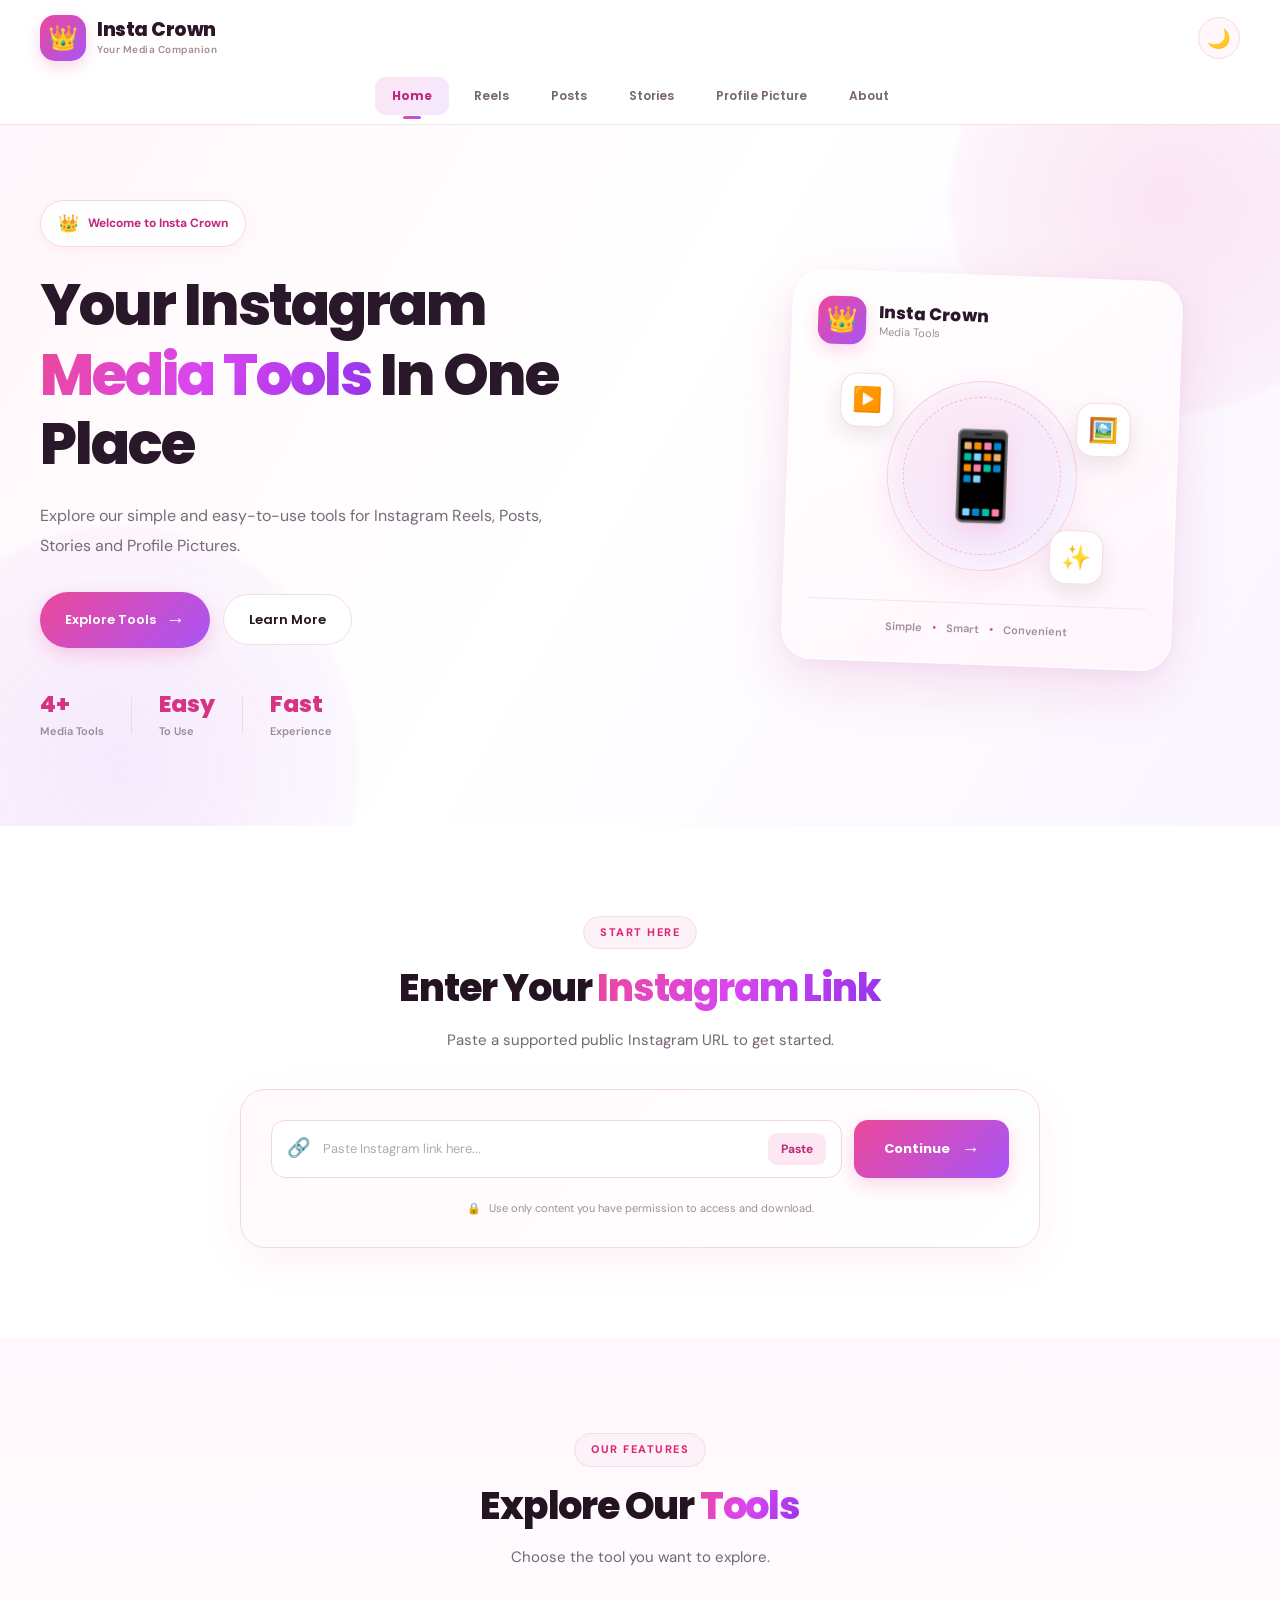
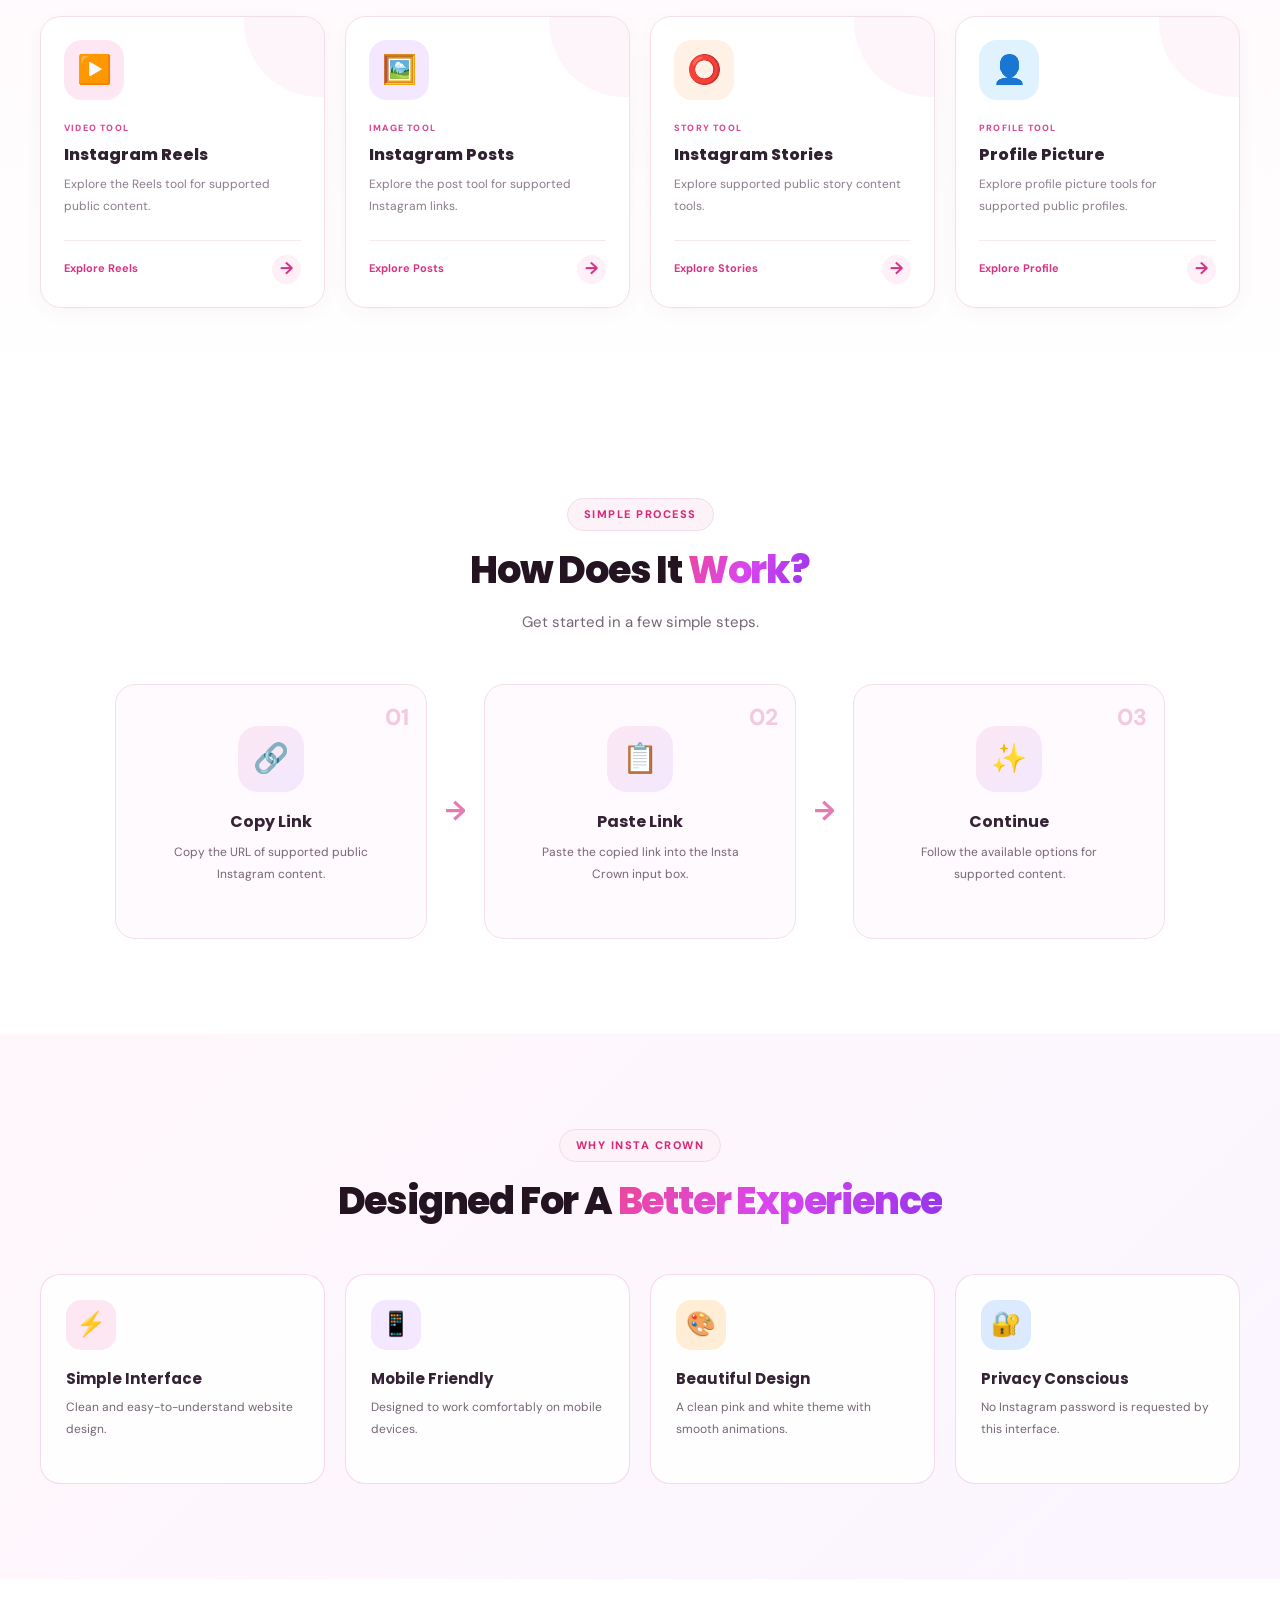
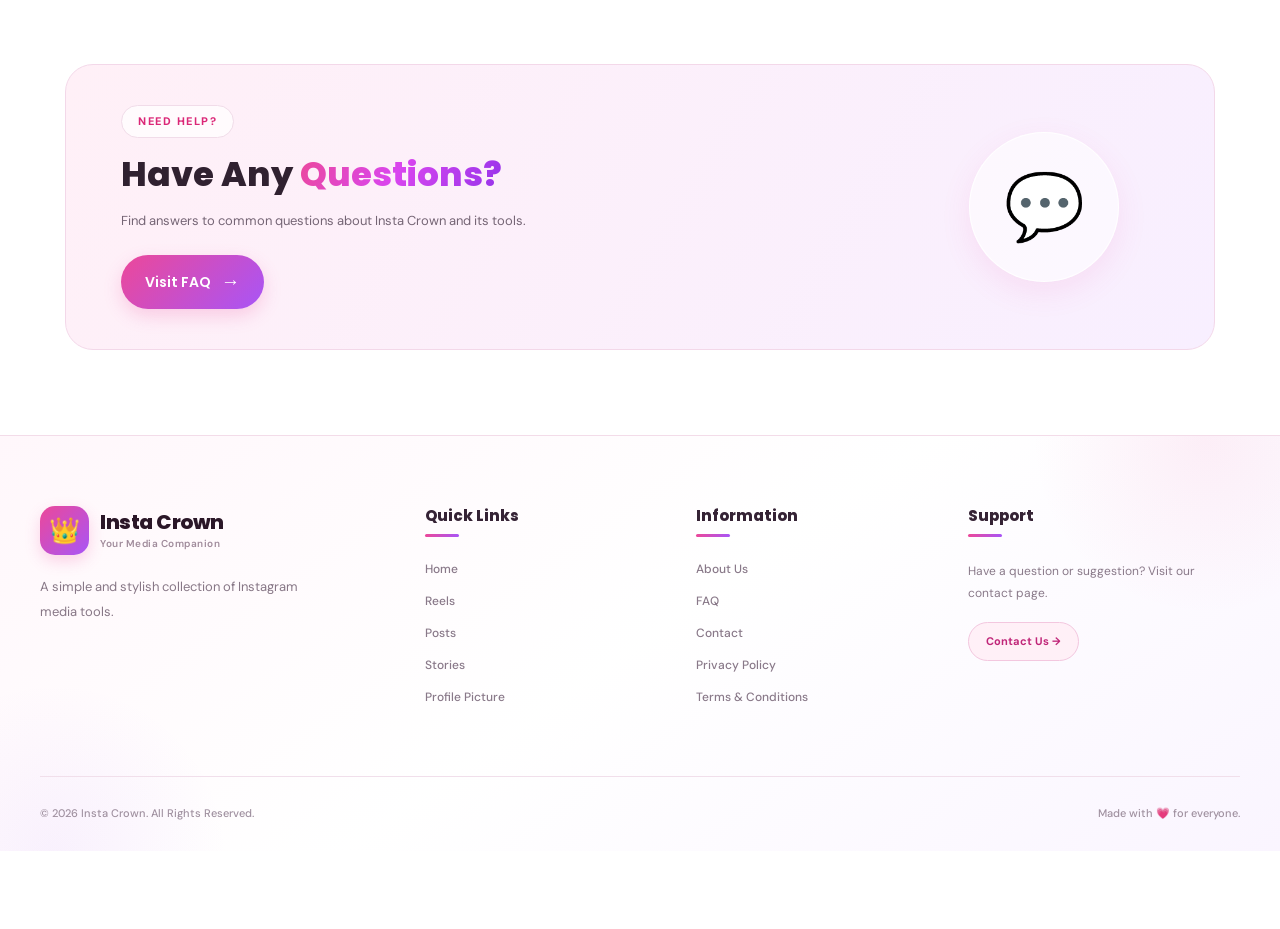
<file: index.html>
<!DOCTYPE html>
<html lang="en">
<head>
    <meta charset="UTF-8">
    <meta name="viewport" content="width=device-width, initial-scale=1.0">
    <meta name="theme-color" content="#ffffff">

    <title>Insta Crown 👑 - Instagram Tools</title>

    <link rel="icon" type="image/svg+xml" href="images/favicon.svg">
    
    <meta name="description" content="Explore Insta Crown tools for publicly accessible Instagram media.">

    <link rel="canonical" href="./html/index.html">

    <meta http-equiv="refresh" content="0; url=html/index.html">

    <script>
        window.location.replace("./html/index.html");
    </script>
</head>
<body>
    <main>
        <h1>👑 Insta Crown</h1>
        <p>Opening Insta Crown...</p>
        <p>
            If you are not redirected automatically,
            <a href="./html/index.html">Click here to open Insta Crown</a>.
        </p>
    </main>
</body>
</html>
</file>
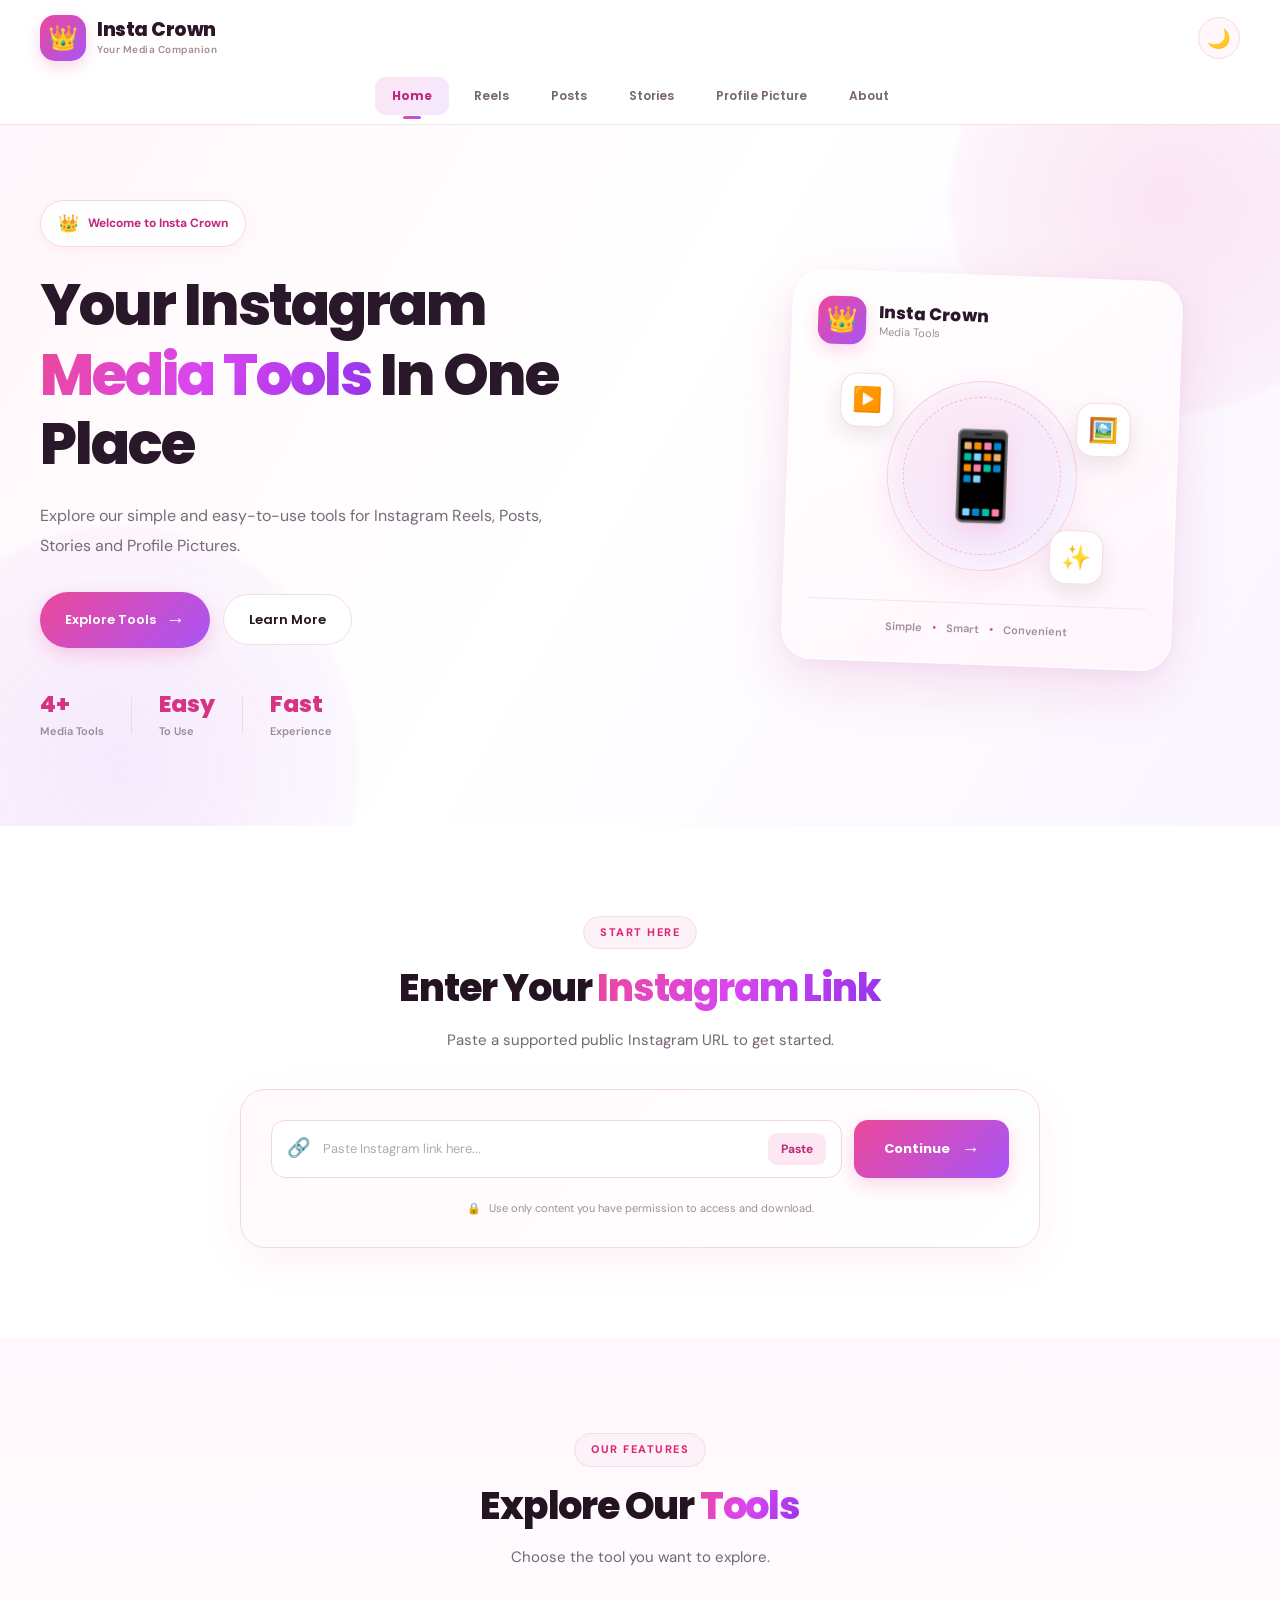
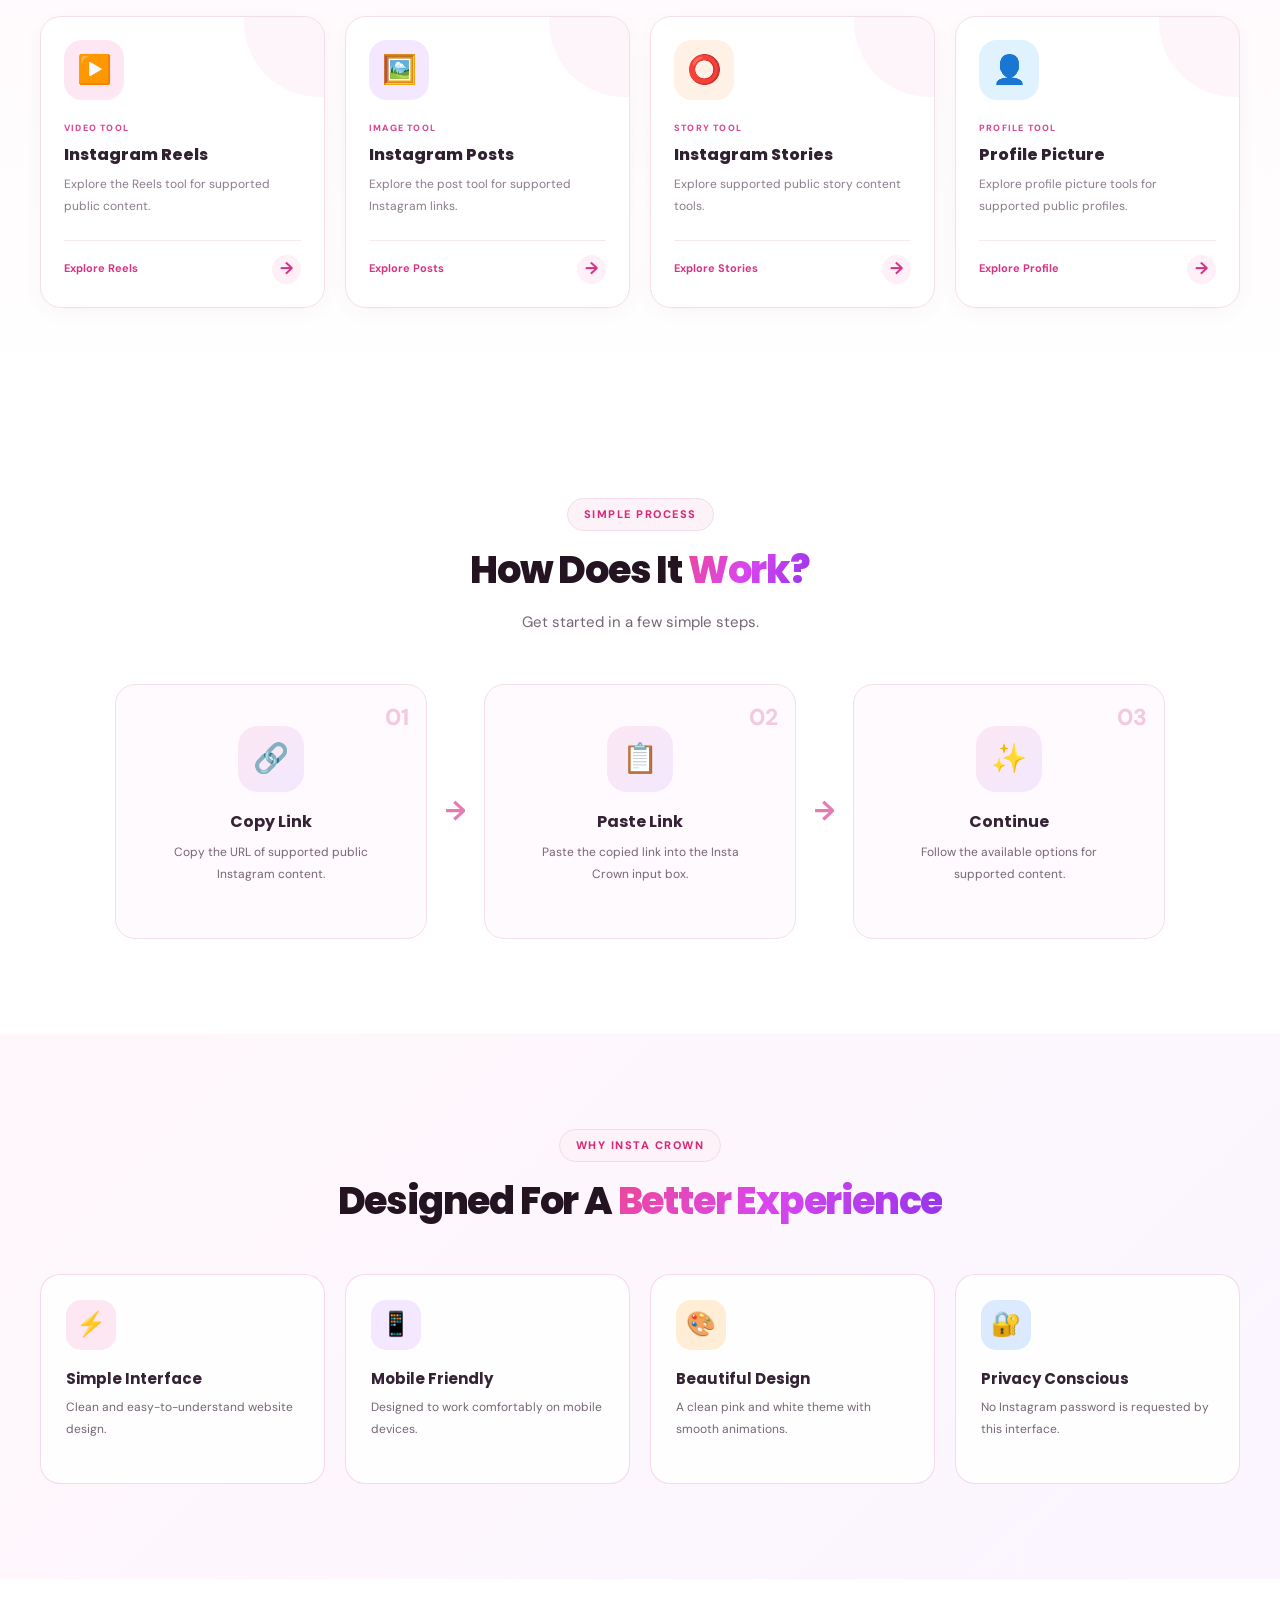
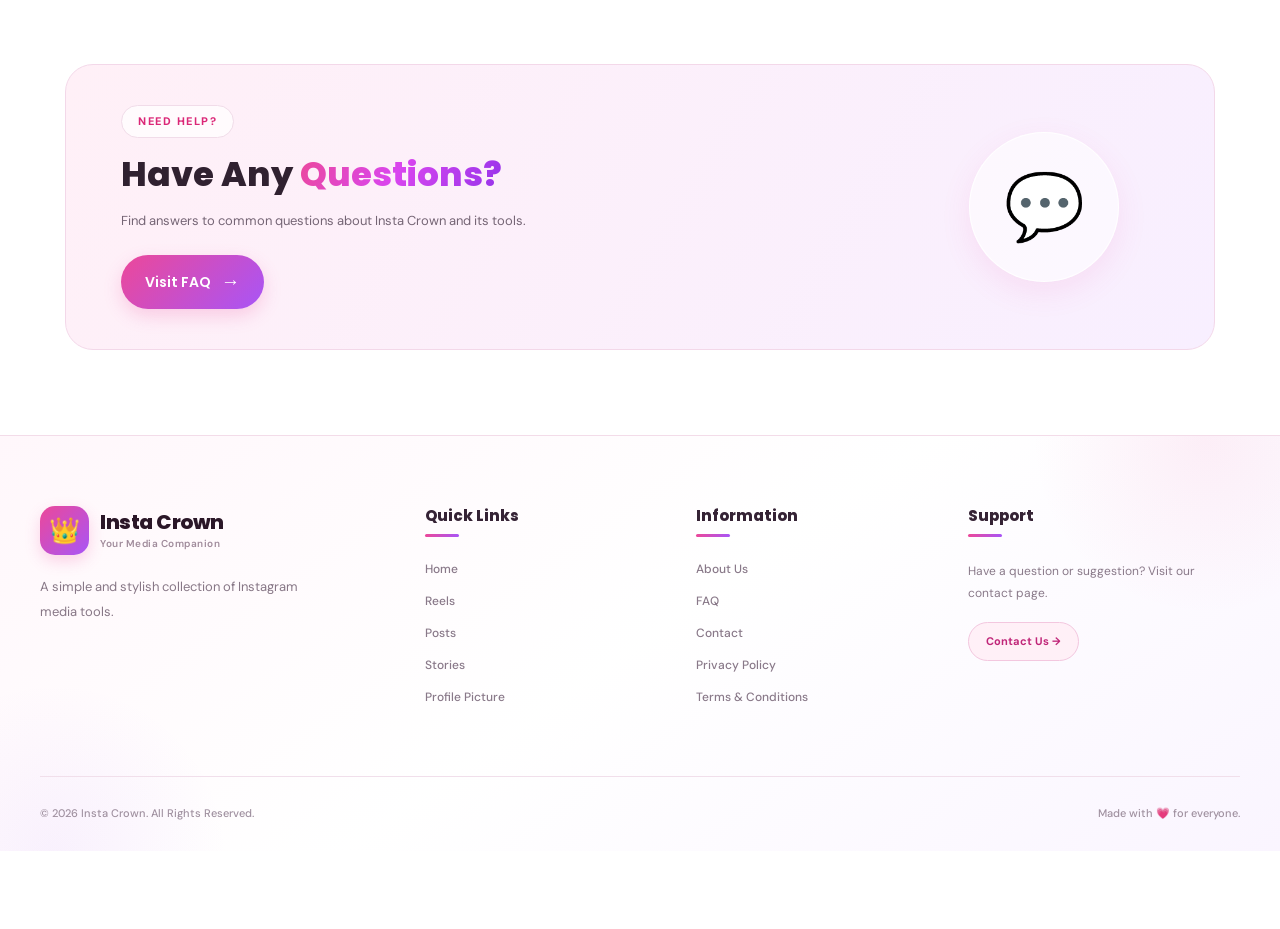
<file: html/index.html>
<!DOCTYPE html>
<html lang="en">

<head>
    <!-- Basic Meta Information -->
    <meta charset="UTF-8">
    <meta name="viewport" content="width=device-width, initial-scale=1.0">

    <meta name="theme-color" content="#ffffff">
    <meta name="author" content="Insta Crown">

    <meta name="description"
        content="Insta Crown - Your simple and stylish Instagram media tools. Explore Reels, Posts, Stories and Profile Picture tools.">

    <meta name="keywords"
        content="Insta Crown, Instagram Reels, Instagram Posts, Stories, Profile Picture">

    <title>Insta Crown - Instagram Media Tools</title>

    <!-- Website Favicon -->
    <link rel="icon" type="image/svg+xml" href="../images/favicon.svg">

    <!-- Google Fonts -->
    <link rel="preconnect" href="https://fonts.googleapis.com">
    <link rel="preconnect" href="https://fonts.gstatic.com" crossorigin>

    <link href="https://fonts.googleapis.com/css2?family=DM+Sans:wght@400;500;600;700;800&family=Poppins:wght@400;500;600;700;800&display=swap"
        rel="stylesheet">

    <!-- Google Fonts -->
    <link rel="preconnect" href="https://fonts.googleapis.com">
    <link rel="preconnect" href="https://fonts.gstatic.com" crossorigin>

    <link href="https://fonts.googleapis.com/css2?family=DM+Sans:wght@400;500;600;700;800&family=Poppins:wght@400;500;600;700;800&display=swap"
        rel="stylesheet">

    <!-- Main CSS Files -->
    <link rel="stylesheet" href="../css/main.css">
    <link rel="stylesheet" href="../css/header.css">
    <link rel="stylesheet" href="../css/home.css">
    <link rel="stylesheet" href="../css/footer.css">
    <link rel="stylesheet" href="../css/animations.css">
    <link rel="stylesheet" href="../css/responsive.css">
    <link rel="stylesheet" href="../css/dark-mode.css">

</head>

<body>

    <!-- ======================================
         WEBSITE LOADER
    ======================================= -->

    <div class="website-loader" id="websiteLoader">

        <div class="loader-content">

            <div class="loader-crown">
                👑
            </div>

            <h2>Insta Crown</h2>

            <div class="loader-progress">
                <span></span>
            </div>

            <p>Preparing your experience...</p>

        </div>

    </div>


    <!-- ======================================
         MAIN WEBSITE WRAPPER
    ======================================= -->

    <div class="website-wrapper">


        <!-- ======================================
             HEADER SECTION
        ======================================= -->

        <header class="main-header" id="mainHeader">

            <div class="header-container">

                <!-- Website Logo -->

                <a href="index.html" class="brand-logo">

                    <div class="logo-icon">
                        👑
                    </div>

                    <div class="logo-text">
                        <span class="brand-name">Insta Crown</span>
                        <span class="brand-tagline">Your Media Companion</span>
                    </div>

                </a>


                <!-- Header Right Actions -->

                <div class="header-actions">

                    <!-- Theme Toggle -->

                    <button class="icon-button theme-toggle"
                        id="themeToggle"
                        type="button"
                        aria-label="Toggle dark mode">

                        <span class="theme-icon">🌙</span>

                    </button>


                    <!-- Menu Button -->

                    <button class="icon-button mobile-menu-button"
                        id="mobileMenuButton"
                        type="button"
                        aria-label="Open navigation menu"
                        aria-expanded="false">

                        <span></span>
                        <span></span>
                        <span></span>

                    </button>

                </div>

            </div>


            <!-- Desktop Navigation -->

            <nav class="desktop-navigation" id="desktopNavigation">

                <a href="index.html" class="nav-link active">
                    Home
                </a>

                <a href="reels.html" class="nav-link">
                    Reels
                </a>

                <a href="posts.html" class="nav-link">
                    Posts
                </a>

                <a href="stories.html" class="nav-link">
                    Stories
                </a>

                <a href="profile.html" class="nav-link">
                    Profile Picture
                </a>

                <a href="about.html" class="nav-link">
                    About
                </a>

            </nav>

        </header>



        <!-- ======================================
             MAIN CONTENT
        ======================================= -->

        <main class="main-content">


            <!-- ==================================
                 HERO SECTION
            =================================== -->

            <section class="hero-section" id="home">

                <div class="hero-background-shape shape-one"></div>
                <div class="hero-background-shape shape-two"></div>

                <div class="hero-container">

                    <div class="hero-content">

                        <div class="hero-badge">

                            <span class="badge-crown">👑</span>

                            <span>Welcome to Insta Crown</span>

                        </div>


                        <h1 class="hero-title">

                            Your Instagram
                            <span class="gradient-text">Media Tools</span>
                            In One Place

                        </h1>


                        <p class="hero-description">

                            Explore our simple and easy-to-use tools
                            for Instagram Reels, Posts, Stories and
                            Profile Pictures.

                        </p>


                        <div class="hero-buttons">

                            <a href="#downloader" class="primary-button">

                                Explore Tools

                                <span class="button-arrow">→</span>

                            </a>


                            <a href="about.html" class="secondary-button">

                                Learn More

                            </a>

                        </div>


                        <!-- Hero Statistics -->

                        <div class="hero-statistics">

                            <div class="stat-item">

                                <h3>4+</h3>

                                <p>Media Tools</p>

                            </div>


                            <div class="stat-divider"></div>


                            <div class="stat-item">

                                <h3>Easy</h3>

                                <p>To Use</p>

                            </div>


                            <div class="stat-divider"></div>


                            <div class="stat-item">

                                <h3>Fast</h3>

                                <p>Experience</p>

                            </div>

                        </div>

                    </div>


                    <!-- Hero Illustration -->

                    <div class="hero-visual">

                        <div class="hero-card main-hero-card">

                            <div class="hero-card-top">

                                <div class="hero-card-logo">
                                    👑
                                </div>

                                <div>
                                    <h3>Insta Crown</h3>
                                    <p>Media Tools</p>
                                </div>

                            </div>


                            <div class="hero-illustration">

                                <div class="illustration-circle">

                                    <span class="illustration-icon">
                                        📱
                                    </span>

                                </div>

                                <div class="floating-icon floating-reels">
                                    ▶️
                                </div>

                                <div class="floating-icon floating-image">
                                    🖼️
                                </div>

                                <div class="floating-icon floating-story">
                                    ✨
                                </div>

                            </div>


                            <div class="hero-card-footer">

                                <span>Simple</span>
                                <span>•</span>
                                <span>Smart</span>
                                <span>•</span>
                                <span>Convenient</span>

                            </div>

                        </div>

                    </div>

                </div>

            </section>



            <!-- ==================================
                 DOWNLOADER SECTION
            =================================== -->

            <section class="downloader-section"
                id="downloader">

                <div class="section-heading">

                    <span class="section-eyebrow">
                        START HERE
                    </span>

                    <h2>
                        Enter Your <span class="gradient-text">Instagram Link</span>
                    </h2>

                    <p>
                        Paste a supported public Instagram URL
                        to get started.
                    </p>

                </div>


                <div class="downloader-box">

                    <form id="downloaderForm"
                        class="downloader-form">

                        <div class="url-input-wrapper">

                            <span class="input-icon">
                                🔗
                            </span>

                            <input
                                type="url"
                                id="instagramUrl"
                                name="instagramUrl"
                                placeholder="Paste Instagram link here..."
                                autocomplete="url"
                                required
                            >

                            <button
                                type="button"
                                class="paste-button"
                                id="pasteButton">

                                Paste

                            </button>

                        </div>


                        <button
                            type="submit"
                            class="download-button"
                            id="downloadButton">

                            <span class="download-button-text">
                                Continue
                            </span>

                            <span class="download-button-icon">
                                →
                            </span>

                        </button>

                    </form>


                    <!-- URL Validation Message -->

                    <div class="url-message"
                        id="urlMessage"
                        role="status"
                        aria-live="polite">

                    </div>


                    <!-- Download Result Area -->

                    <div class="download-result"
                        id="downloadResult"
                        hidden>

                        <div class="result-icon">
                            ✨
                        </div>

                        <div class="result-content">

                            <h3 id="resultTitle">
                                Ready to continue
                            </h3>

                            <p id="resultDescription">
                                Your link has been processed.
                            </p>

                        </div>

                    </div>


                    <p class="downloader-note">

                        <span>🔒</span>

                        Use only content you have permission
                        to access and download.

                    </p>

                </div>

            </section>



            <!-- ==================================
                 TOOLS SECTION
            =================================== -->

            <section class="tools-section"
                id="tools">

                <div class="section-heading">

                    <span class="section-eyebrow">
                        OUR FEATURES
                    </span>

                    <h2>
                        Explore Our <span class="gradient-text">Tools</span>
                    </h2>

                    <p>
                        Choose the tool you want to explore.
                    </p>

                </div>


                <div class="tools-grid">


                    <!-- Reels Tool -->

                    <a href="reels.html"
                        class="tool-card reels-card">

                        <div class="tool-card-icon reels-icon">
                            ▶️
                        </div>

                        <div class="tool-card-content">

                            <span class="tool-category">
                                VIDEO TOOL
                            </span>

                            <h3>Instagram Reels</h3>

                            <p>
                                Explore the Reels tool for
                                supported public content.
                            </p>

                        </div>

                        <div class="tool-card-footer">

                            <span>Explore Reels</span>

                            <span class="tool-arrow">→</span>

                        </div>

                    </a>



                    <!-- Posts Tool -->

                    <a href="posts.html"
                        class="tool-card posts-card">

                        <div class="tool-card-icon posts-icon">
                            🖼️
                        </div>

                        <div class="tool-card-content">

                            <span class="tool-category">
                                IMAGE TOOL
                            </span>

                            <h3>Instagram Posts</h3>

                            <p>
                                Explore the post tool for
                                supported Instagram links.
                            </p>

                        </div>

                        <div class="tool-card-footer">

                            <span>Explore Posts</span>

                            <span class="tool-arrow">→</span>

                        </div>

                    </a>



                    <!-- Stories Tool -->

                    <a href="stories.html"
                        class="tool-card stories-card">

                        <div class="tool-card-icon stories-icon">
                            ⭕
                        </div>

                        <div class="tool-card-content">

                            <span class="tool-category">
                                STORY TOOL
                            </span>

                            <h3>Instagram Stories</h3>

                            <p>
                                Explore supported public story
                                content tools.
                            </p>

                        </div>

                        <div class="tool-card-footer">

                            <span>Explore Stories</span>

                            <span class="tool-arrow">→</span>

                        </div>

                    </a>



                    <!-- Profile Picture Tool -->

                    <a href="profile.html"
                        class="tool-card profile-card">

                        <div class="tool-card-icon profile-icon">
                            👤
                        </div>

                        <div class="tool-card-content">

                            <span class="tool-category">
                                PROFILE TOOL
                            </span>

                            <h3>Profile Picture</h3>

                            <p>
                                Explore profile picture tools
                                for supported public profiles.
                            </p>

                        </div>

                        <div class="tool-card-footer">

                            <span>Explore Profile</span>

                            <span class="tool-arrow">→</span>

                        </div>

                    </a>


                </div>

            </section>



            <!-- ==================================
                 HOW IT WORKS
            =================================== -->

            <section class="how-it-works-section">

                <div class="section-heading">

                    <span class="section-eyebrow">
                        SIMPLE PROCESS
                    </span>

                    <h2>
                        How Does It <span class="gradient-text">Work?</span>
                    </h2>

                    <p>
                        Get started in a few simple steps.
                    </p>

                </div>


                <div class="steps-container">


                    <div class="step-card">

                        <div class="step-number">
                            01
                        </div>

                        <div class="step-icon">
                            🔗
                        </div>

                        <h3>Copy Link</h3>

                        <p>
                            Copy the URL of supported public
                            Instagram content.
                        </p>

                    </div>


                    <div class="step-connector">
                        →
                    </div>


                    <div class="step-card">

                        <div class="step-number">
                            02
                        </div>

                        <div class="step-icon">
                            📋
                        </div>

                        <h3>Paste Link</h3>

                        <p>
                            Paste the copied link into
                            the Insta Crown input box.
                        </p>

                    </div>


                    <div class="step-connector">
                        →
                    </div>


                    <div class="step-card">

                        <div class="step-number">
                            03
                        </div>

                        <div class="step-icon">
                            ✨
                        </div>

                        <h3>Continue</h3>

                        <p>
                            Follow the available options
                            for supported content.
                        </p>

                    </div>


                </div>

            </section>



            <!-- ==================================
                 WHY CHOOSE US
            =================================== -->

            <section class="why-choose-section">

                <div class="section-heading">

                    <span class="section-eyebrow">
                        WHY INSTA CROWN
                    </span>

                    <h2>
                        Designed For A <span class="gradient-text">Better Experience</span>
                    </h2>

                </div>


                <div class="benefits-grid">


                    <div class="benefit-card">

                        <div class="benefit-icon">
                            ⚡
                        </div>

                        <h3>Simple Interface</h3>

                        <p>
                            Clean and easy-to-understand
                            website design.
                        </p>

                    </div>


                    <div class="benefit-card">

                        <div class="benefit-icon">
                            📱
                        </div>

                        <h3>Mobile Friendly</h3>

                        <p>
                            Designed to work comfortably
                            on mobile devices.
                        </p>

                    </div>


                    <div class="benefit-card">

                        <div class="benefit-icon">
                            🎨
                        </div>

                        <h3>Beautiful Design</h3>

                        <p>
                            A clean pink and white theme
                            with smooth animations.
                        </p>

                    </div>


                    <div class="benefit-card">

                        <div class="benefit-icon">
                            🔐
                        </div>

                        <h3>Privacy Conscious</h3>

                        <p>
                            No Instagram password is
                            requested by this interface.
                        </p>

                    </div>


                </div>

            </section>



            <!-- ==================================
                 FAQ PREVIEW
            =================================== -->

            <section class="faq-preview-section">

                <div class="faq-preview-content">

                    <span class="section-eyebrow">
                        NEED HELP?
                    </span>

                    <h2>
                        Have Any <span class="gradient-text">Questions?</span>
                    </h2>

                    <p>
                        Find answers to common questions
                        about Insta Crown and its tools.
                    </p>

                    <a href="faq.html"
                        class="primary-button">

                        Visit FAQ

                        <span class="button-arrow">→</span>

                    </a>

                </div>


                <div class="faq-preview-icon">
                    💬
                </div>

            </section>


        </main>



        <!-- ======================================
             FOOTER SECTION
        ======================================= -->

        <footer class="main-footer">

            <div class="footer-container">


                <!-- Footer Brand -->

                <div class="footer-brand">

                    <a href="index.html"
                        class="brand-logo footer-logo">

                        <div class="logo-icon">
                            👑
                        </div>

                        <div class="logo-text">

                            <span class="brand-name">
                                Insta Crown
                            </span>

                            <span class="brand-tagline">
                                Your Media Companion
                            </span>

                        </div>

                    </a>


                    <p>
                        A simple and stylish collection
                        of Instagram media tools.
                    </p>

                </div>



                <!-- Footer Quick Links -->

                <div class="footer-links-column">

                    <h3>Quick Links</h3>

                    <a href="index.html">Home</a>

                    <a href="reels.html">Reels</a>

                    <a href="posts.html">Posts</a>

                    <a href="stories.html">Stories</a>

                    <a href="profile.html">Profile Picture</a>

                </div>



                <!-- Footer Information -->

                <div class="footer-links-column">

                    <h3>Information</h3>

                    <a href="about.html">About Us</a>

                    <a href="faq.html">FAQ</a>

                    <a href="contact.html">Contact</a>

                    <a href="privacy.html">Privacy Policy</a>

                    <a href="terms.html">Terms & Conditions</a>

                </div>



                <!-- Footer Support -->

                <div class="footer-links-column">

                    <h3>Support</h3>

                    <p>
                        Have a question or suggestion?
                        Visit our contact page.
                    </p>

                    <a href="contact.html"
                        class="footer-contact-link">

                        Contact Us →

                    </a>

                </div>


            </div>



            <!-- Footer Bottom -->

            <div class="footer-bottom">

                <p>
                    © <span id="currentYear">2026</span>
                    Insta Crown. All Rights Reserved.
                </p>

                <p class="footer-made-text">
                    Made with 💗 for everyone.
                </p>

            </div>

        </footer>



        <!-- ======================================
             MOBILE BOTTOM NAVIGATION
             ONLY THREE BUTTONS
        ======================================= -->

        <nav class="mobile-bottom-navigation"
            id="mobileBottomNavigation"
            aria-label="Mobile navigation">


            <a href="index.html"
                class="bottom-nav-item active"
                aria-current="page">

                <span class="bottom-nav-icon">
                    🏠
                </span>

                <span class="bottom-nav-label">
                    Home
                </span>

            </a>


            <a href="reels.html"
                class="bottom-nav-item">

                <span class="bottom-nav-icon">
                    ▶️
                </span>

                <span class="bottom-nav-label">
                    Reels
                </span>

            </a>


            <a href="about.html"
                class="bottom-nav-item">

                <span class="bottom-nav-icon">
                    👑
                </span>

                <span class="bottom-nav-label">
                    About
                </span>

            </a>


        </nav>


    </div>



    <!-- ======================================
         JAVASCRIPT FILES
    ======================================= -->

    <script src="../js/main.js" defer></script>

    <script src="../js/navigation.js" defer></script>

    <script src="../js/theme.js" defer></script>

    <script src="../js/animations.js" defer></script>

    <script src="../js/clipboard.js" defer></script>

    <script src="../js/validation.js" defer></script>

    <script src="../js/downloader.js" defer></script>

    <script src="../js/pages/home.js" defer></script>


</body>

</html>
</file>
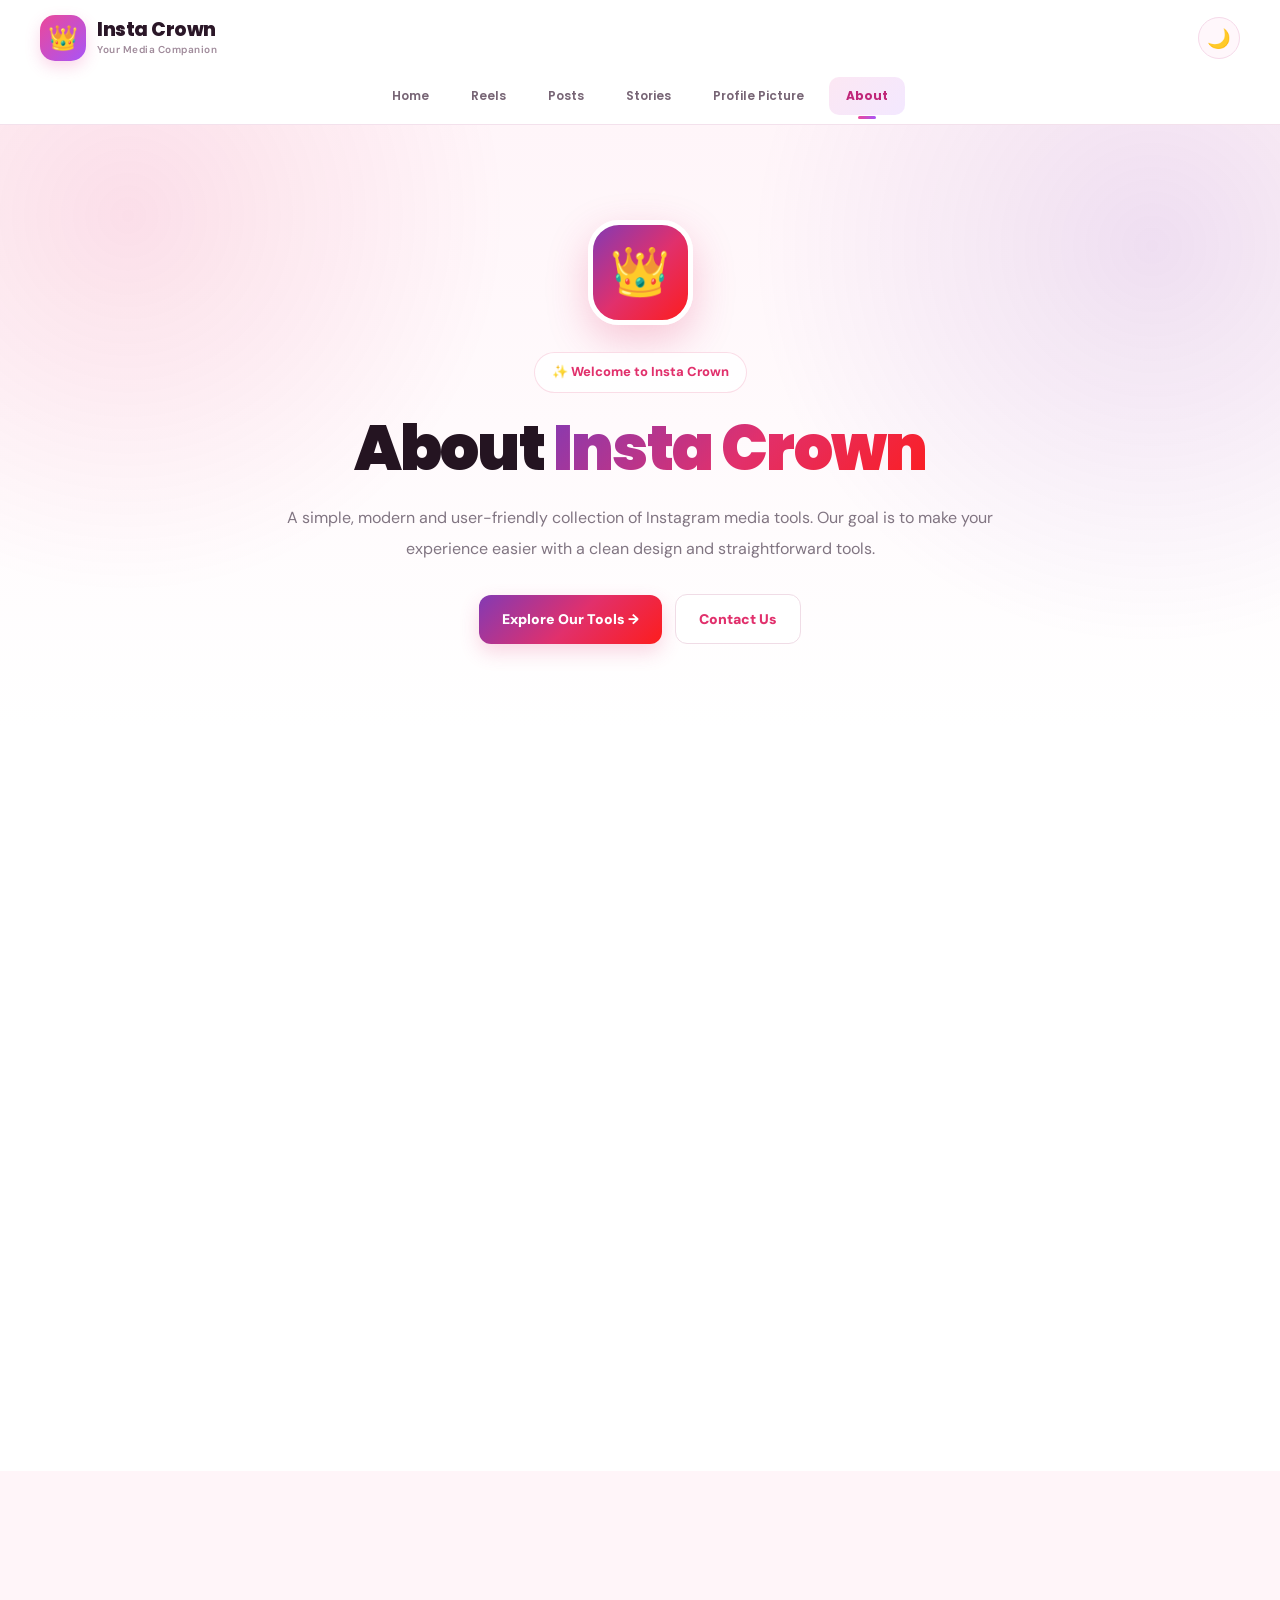
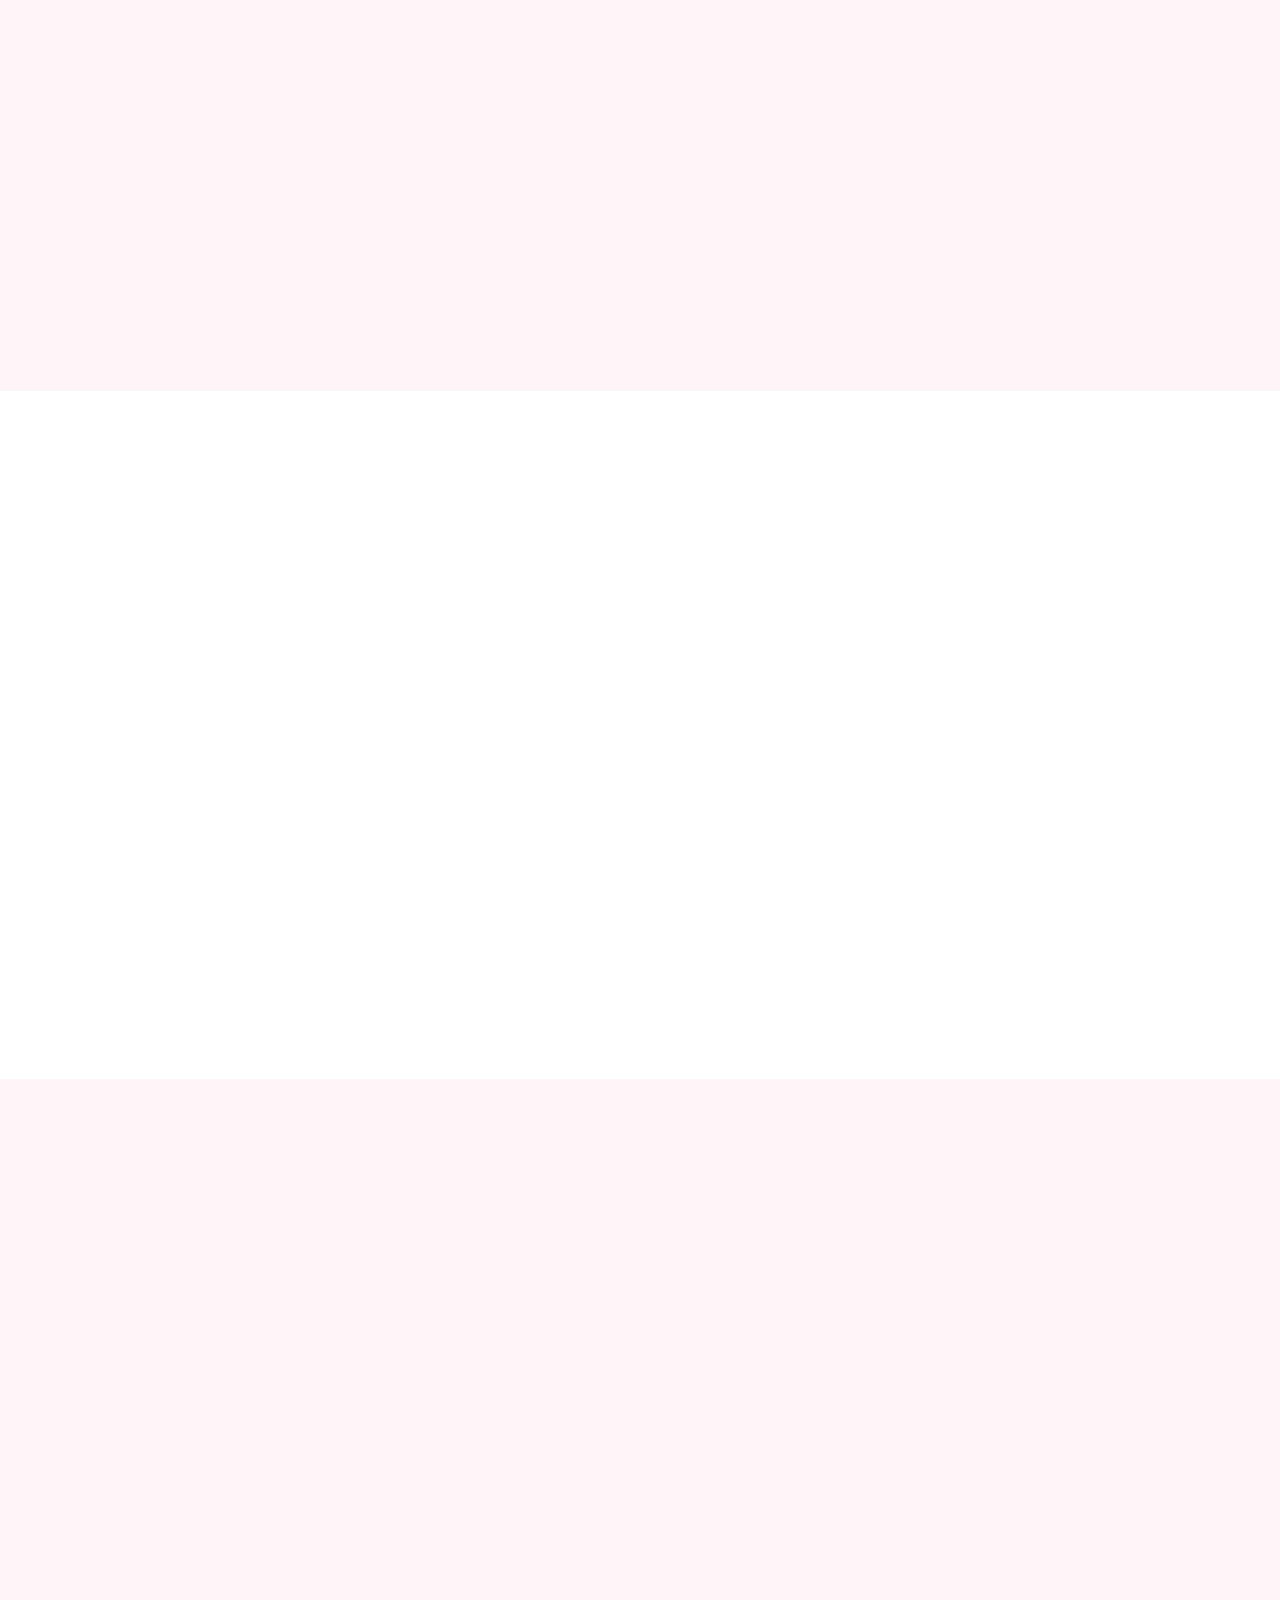
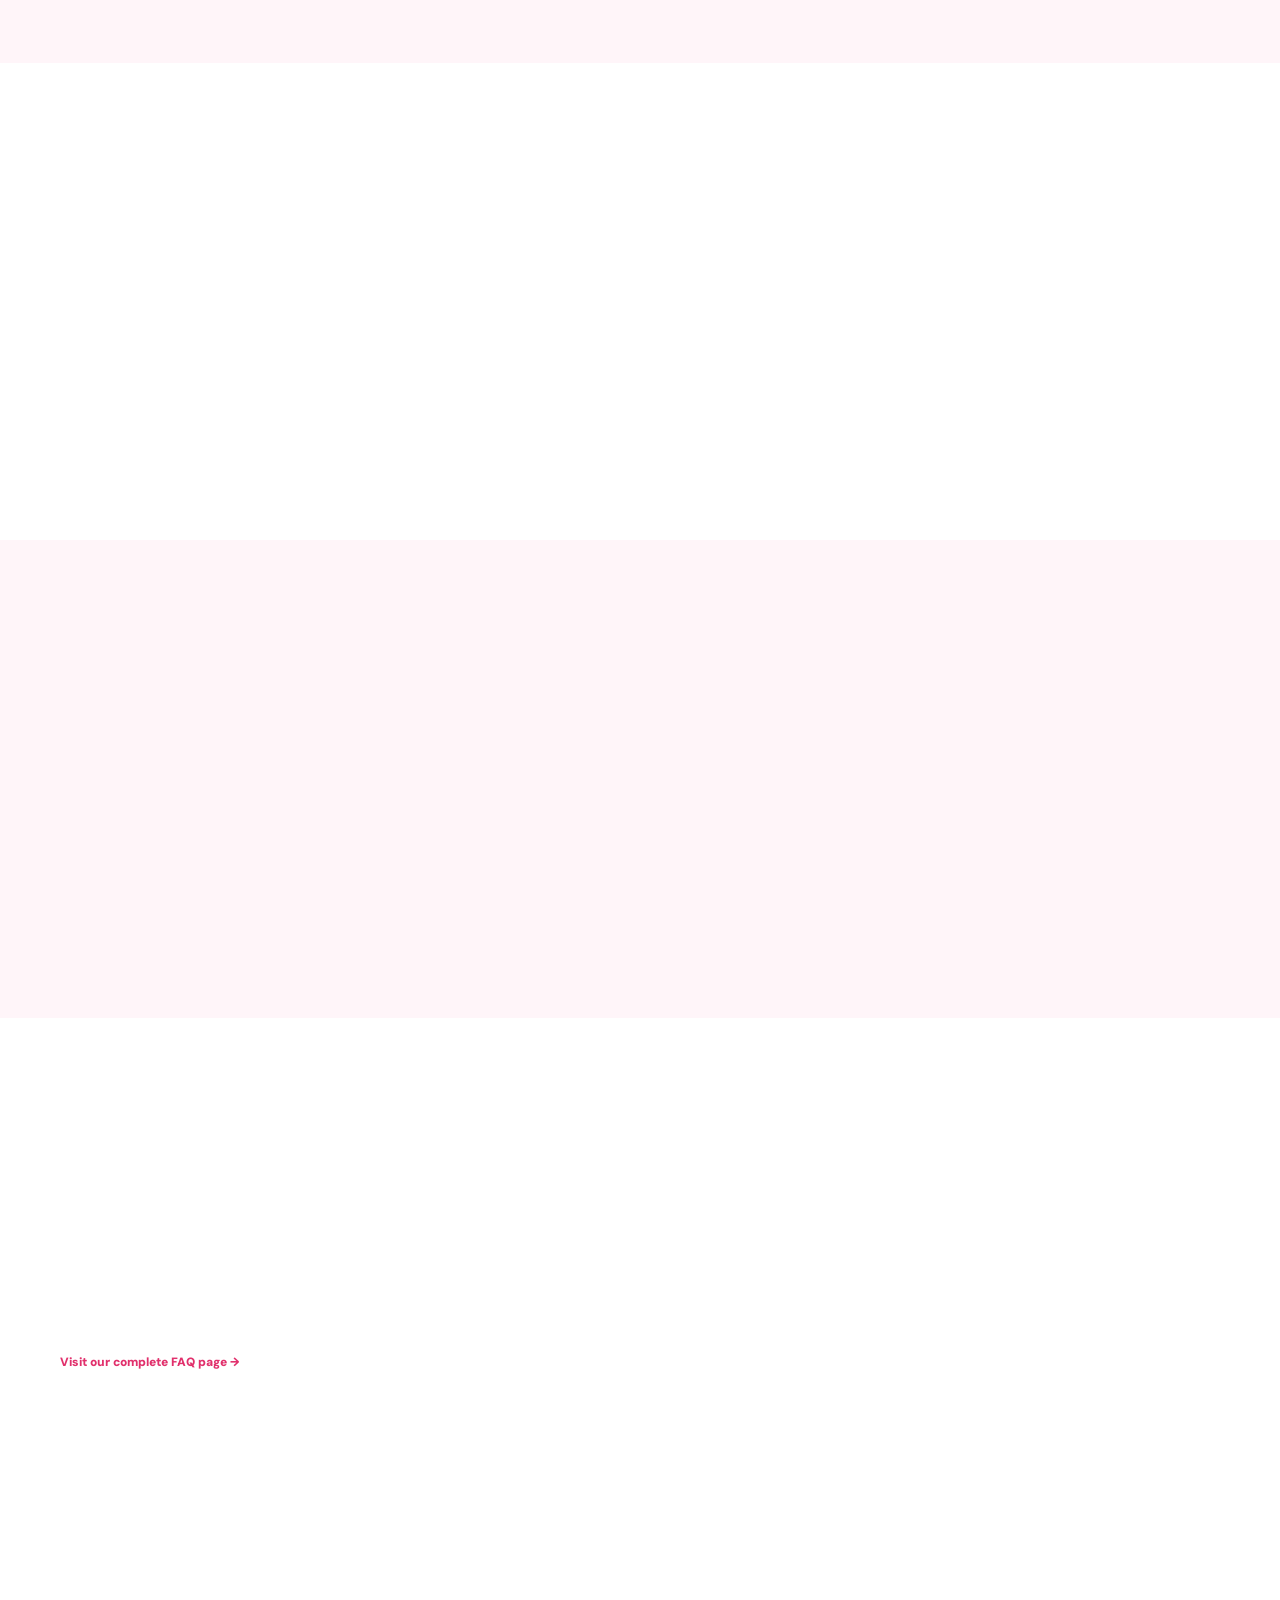
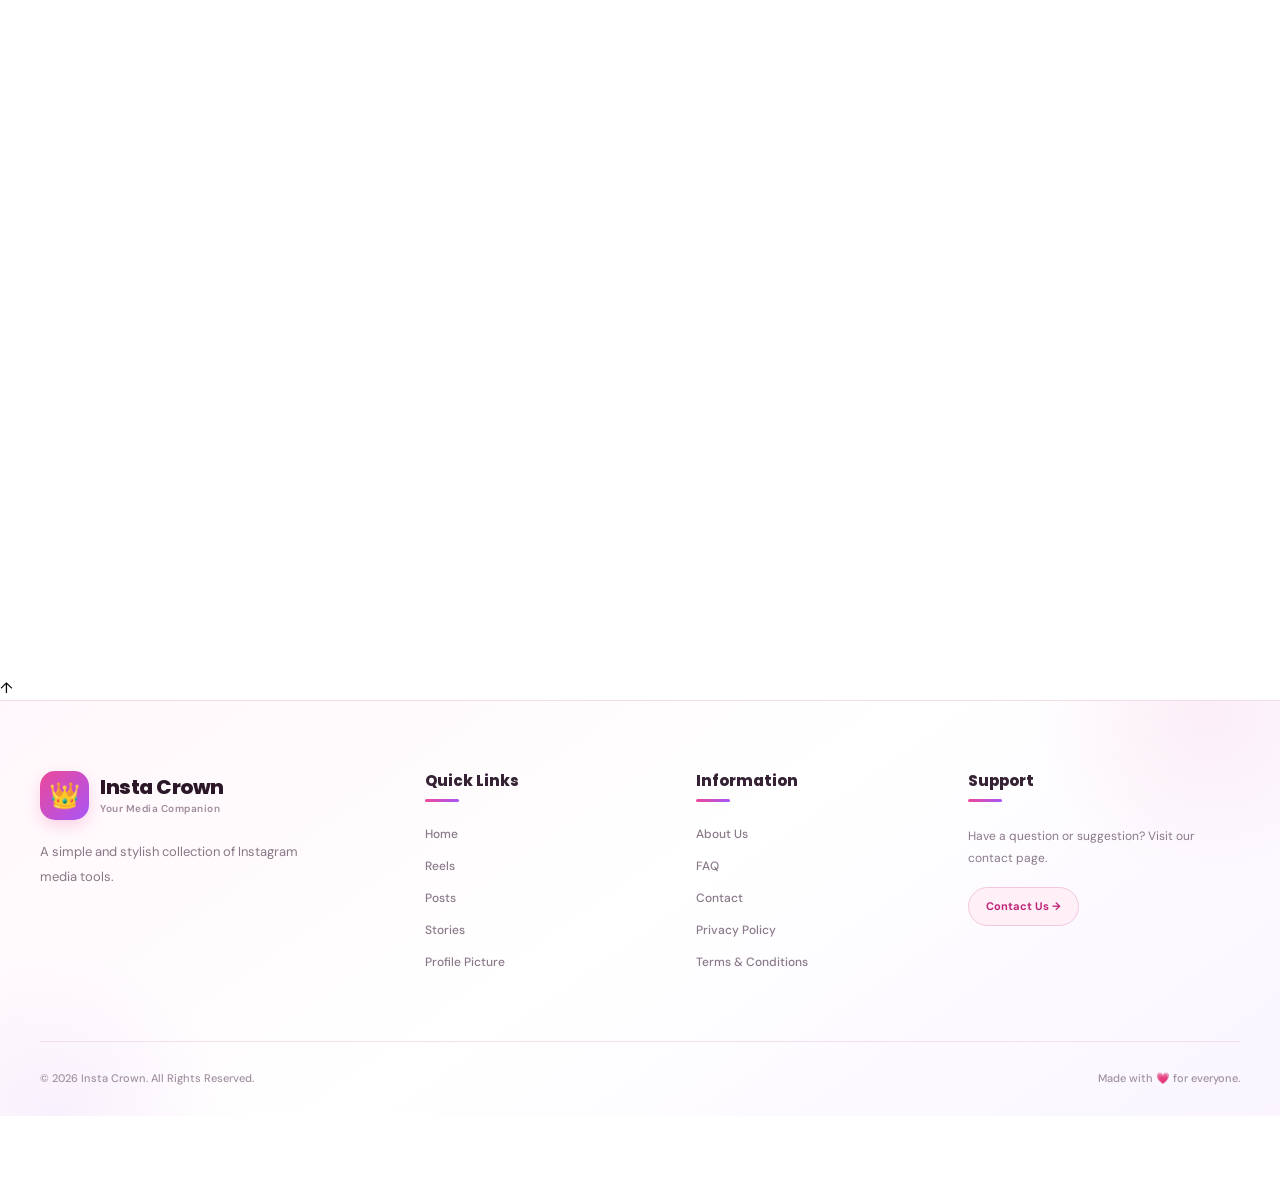
<file: html/about.html>
<!DOCTYPE html>
<html lang="en">

<head>
    <meta charset="UTF-8">
    <meta name="viewport" content="width=device-width, initial-scale=1.0">
    <meta name="theme-color" content="#ffffff">
    <meta name="author" content="Insta Crown">
    <meta name="description" content="Learn about Insta Crown, our mission, values and Instagram media tools.">
    <meta name="keywords" content="Insta Crown, About Us, Instagram Tools">

    <title>About Us - Insta Crown 👑</title>

    <link rel="icon" type="image/svg+xml" href="../images/favicon.svg">

    <link rel="preconnect" href="https://fonts.googleapis.com">
    <link rel="preconnect" href="https://fonts.gstatic.com" crossorigin>
    <link href="https://fonts.googleapis.com/css2?family=DM+Sans:wght@400;500;600;700;800&family=Poppins:wght@400;500;600;700;800&display=swap" rel="stylesheet">

    <link rel="stylesheet" href="../css/main.css">
    <link rel="stylesheet" href="../css/header.css">
    <link rel="stylesheet" href="../css/about.css">
    <link rel="stylesheet" href="../css/footer.css">
    <link rel="stylesheet" href="../css/animations.css">
    <link rel="stylesheet" href="../css/responsive.css">
    <link rel="stylesheet" href="../css/dark-mode.css">
</head>

<body>

    <div class="website-loader" id="websiteLoader">
        <div class="loader-content">
            <div class="loader-crown">👑</div>
            <h2>Insta Crown</h2>
            <div class="loader-progress"><span></span></div>
            <p>Preparing your experience...</p>
        </div>
    </div>

    <div class="website-wrapper">

        <!-- HEADER -->
        <header class="main-header" id="mainHeader">

            <div class="header-container">
                <a href="index.html" class="brand-logo">
                    <div class="logo-icon">👑</div>
                    <div class="logo-text">
                        <span class="brand-name">Insta Crown</span>
                        <span class="brand-tagline">Your Media Companion</span>
                    </div>
                </a>

                <div class="header-actions">
                    <button class="icon-button theme-toggle" id="themeToggle"
                        type="button" aria-label="Toggle dark mode">
                        <span class="theme-icon">🌙</span>
                    </button>

                    <button class="icon-button mobile-menu-button"
                        id="mobileMenuButton" type="button"
                        aria-label="Open navigation menu"
                        aria-expanded="false">
                        <span></span>
                        <span></span>
                        <span></span>
                    </button>
                </div>
            </div>

            <nav class="desktop-navigation" id="desktopNavigation">
                <a href="index.html" class="nav-link">Home</a>
                <a href="reels.html" class="nav-link">Reels</a>
                <a href="posts.html" class="nav-link">Posts</a>
                <a href="stories.html" class="nav-link">Stories</a>
                <a href="profile.html" class="nav-link">Profile Picture</a>
                <a href="about.html" class="nav-link active" aria-current="page">About</a>
            </nav>

        </header>

        <main class="main-content about-page" data-about-page>

            <!-- HERO -->
            <section class="about-hero" id="about-top">
                <div class="about-hero-content">

                    <div class="about-hero-logo">👑</div>

                    <div class="about-hero-badge">
                        ✨ Welcome to Insta Crown
                    </div>

                    <h1>
                        About <span>Insta Crown</span>
                    </h1>

                    <p class="about-hero-description">
                        A simple, modern and user-friendly collection
                        of Instagram media tools. Our goal is to make
                        your experience easier with a clean design
                        and straightforward tools.
                    </p>

                    <div class="about-hero-actions">
                        <a href="#about-tools"
                            class="about-primary-button"
                            data-about-section-link>
                            Explore Our Tools →
                        </a>

                        <a href="contact.html"
                            class="about-secondary-button">
                            Contact Us
                        </a>
                    </div>

                </div>
            </section>

            <!-- INTRODUCTION -->
            <section class="about-section about-intro-section" id="about-introduction">
                <div class="about-container">

                    <div class="about-intro-grid">

                        <div class="about-intro-content" data-about-reveal>
                            <h2>
                                What is <span>Insta Crown?</span>
                            </h2>

                            <p>
                                Insta Crown is a web-based platform
                                designed to bring useful Instagram
                                media tools together in one place.
                            </p>

                            <p>
                                We focus on a simple interface,
                                responsive layouts and an easy-to-follow
                                experience across mobile phones,
                                tablets and desktop devices.
                            </p>

                            <p>
                                Whether you are exploring our Reels,
                                Posts, Stories or Profile Picture
                                tools, we aim to keep the experience
                                clear and convenient.
                            </p>

                            <div class="about-intro-highlight">
                                Our promise: simple design, clear
                                information and a better user experience.
                            </div>
                        </div>

                        <div class="about-intro-visual" data-about-reveal>
                            <div class="about-floating-label top">
                                ✨ Simple Experience
                            </div>

                            <div class="about-intro-visual-icon">👑</div>

                            <div class="about-floating-label bottom">
                                💗 Made for Everyone
                            </div>
                        </div>

                    </div>

                </div>
            </section>

            <!-- STATISTICS -->
            <section class="about-stats-section">
                <div class="about-container">
                    <div class="about-stats-grid">

                        <div class="about-stat-card" data-about-stat data-about-reveal>
                            <div class="about-stat-icon">🛠️</div>
                            <span class="about-stat-number"
                                data-about-counter="4">0</span>
                            <span class="about-stat-label">Main Tools</span>
                        </div>

                        <div class="about-stat-card" data-about-stat data-about-reveal>
                            <div class="about-stat-icon">📱</div>
                            <span class="about-stat-number"
                                data-about-counter="100"
                                data-counter-suffix="%">0</span>
                            <span class="about-stat-label">Responsive Focus</span>
                        </div>

                        <div class="about-stat-card" data-about-stat data-about-reveal>
                            <div class="about-stat-icon">🎨</div>
                            <span class="about-stat-number"
                                data-about-counter="1">0</span>
                            <span class="about-stat-label">Unified Platform</span>
                        </div>

                        <div class="about-stat-card" data-about-stat data-about-reveal>
                            <div class="about-stat-icon">💗</div>
                            <span class="about-stat-number"
                                data-about-counter="24"
                                data-counter-suffix="/7">0</span>
                            <span class="about-stat-label">Online Access Goal</span>
                        </div>

                    </div>
                </div>
            </section>

            <!-- MISSION AND VISION -->
            <section class="about-section about-purpose-section" id="about-purpose">
                <div class="about-container">

                    <div class="about-section-heading" data-about-reveal>
                        <h2>Our <span>Mission & Vision</span></h2>
                        <p>
                            The principles behind the Insta Crown experience.
                        </p>
                    </div>

                    <div class="about-purpose-grid">

                        <article class="about-purpose-card" data-about-reveal>
                            <div class="about-purpose-icon">🎯</div>
                            <h3>Our Mission</h3>
                            <p>
                                To provide a straightforward and
                                accessible platform with useful
                                Instagram media tools and a clean,
                                user-friendly experience.
                            </p>
                        </article>

                        <article class="about-purpose-card" data-about-reveal>
                            <div class="about-purpose-icon">🚀</div>
                            <h3>Our Vision</h3>
                            <p>
                                To keep improving the platform with
                                thoughtful features, better usability
                                and reliable services as the project grows.
                            </p>
                        </article>

                    </div>
                </div>
            </section>

            <!-- VALUES -->
            <section class="about-section" id="about-values">
                <div class="about-container">

                    <div class="about-section-heading" data-about-reveal>
                        <h2>Our Core <span>Values</span></h2>
                        <p>
                            What matters when building a useful online tool.
                        </p>
                    </div>

                    <div class="about-values-grid">

                        <article class="about-value-card" data-about-reveal>
                            <div class="about-value-icon">✨</div>
                            <h3>Simplicity</h3>
                            <p>
                                We aim to make every feature easy to
                                understand and use.
                            </p>
                        </article>

                        <article class="about-value-card" data-about-reveal>
                            <div class="about-value-icon">🔒</div>
                            <h3>Privacy Awareness</h3>
                            <p>
                                We aim to handle user information
                                responsibly and explain our practices clearly.
                            </p>
                        </article>

                        <article class="about-value-card" data-about-reveal>
                            <div class="about-value-icon">📱</div>
                            <h3>Accessibility</h3>
                            <p>
                                We design with different screen sizes
                                and devices in mind.
                            </p>
                        </article>

                        <article class="about-value-card" data-about-reveal>
                            <div class="about-value-icon">⚡</div>
                            <h3>Performance</h3>
                            <p>
                                We work toward a smooth and responsive
                                browsing experience.
                            </p>
                        </article>

                        <article class="about-value-card" data-about-reveal>
                            <div class="about-value-icon">🤝</div>
                            <h3>Transparency</h3>
                            <p>
                                We want users to understand what our
                                tools can and cannot do.
                            </p>
                        </article>

                        <article class="about-value-card" data-about-reveal>
                            <div class="about-value-icon">💡</div>
                            <h3>Improvement</h3>
                            <p>
                                We welcome useful feedback and ideas
                                that can improve the platform.
                            </p>
                        </article>

                    </div>
                </div>
            </section>

            <!-- TOOLS -->
            <section class="about-section about-tools-section" id="about-tools">
                <div class="about-container">

                    <div class="about-section-heading" data-about-reveal>
                        <h2>Explore Our <span>Tools</span></h2>
                        <p>
                            Discover the main tools available on our platform.
                        </p>
                    </div>

                    <div class="about-tools-grid">

                        <article class="about-tool-card" data-about-reveal>
                            <div class="about-tool-icon">▶️</div>
                            <div class="about-tool-content">
                                <h3>Reels Tool</h3>
                                <p>
                                    Open the Reels tool page and explore
                                    its available features.
                                </p>
                                <a href="reels.html" class="about-tool-link">Explore Reels →</a>
                            </div>
                        </article>

                        <article class="about-tool-card" data-about-reveal>
                            <div class="about-tool-icon">🖼️</div>
                            <div class="about-tool-content">
                                <h3>Posts Tool</h3>
                                <p>
                                    Visit the Posts page for supported
                                    Instagram post workflows.
                                </p>
                                <a href="posts.html" class="about-tool-link">Explore Posts →</a>
                            </div>
                        </article>

                        <article class="about-tool-card" data-about-reveal>
                            <div class="about-tool-icon">📖</div>
                            <div class="about-tool-content">
                                <h3>Stories Tool</h3>
                                <p>
                                    Explore the Stories page and its
                                    available functionality.
                                </p>
                                <a href="stories.html" class="about-tool-link">Explore Stories →</a>
                            </div>
                        </article>

                        <article class="about-tool-card" data-about-reveal>
                            <div class="about-tool-icon">👤</div>
                            <div class="about-tool-content">
                                <h3>Profile Picture</h3>
                                <p>
                                    Visit the profile picture tool page
                                    for its supported features.
                                </p>
                                <a href="profile.html" class="about-tool-link">Explore Profile →</a>
                            </div>
                        </article>

                    </div>
                </div>
            </section>

            <!-- BENEFITS -->
            <section class="about-section" id="about-benefits">
                <div class="about-container">

                    <div class="about-section-heading" data-about-reveal>
                        <h2>Why Explore <span>Insta Crown?</span></h2>
                        <p>
                            We focus on the details that make a web
                            experience comfortable.
                        </p>
                    </div>

                    <div class="about-benefits-grid">

                        <article class="about-benefit-item" data-about-reveal>
                            <div class="about-benefit-check">✓</div>
                            <div>
                                <h3>Easy Navigation</h3>
                                <p>Clear pages and straightforward navigation.</p>
                            </div>
                        </article>

                        <article class="about-benefit-item" data-about-reveal>
                            <div class="about-benefit-check">✓</div>
                            <div>
                                <h3>Mobile Friendly</h3>
                                <p>Layouts designed to adapt to smaller screens.</p>
                            </div>
                        </article>

                        <article class="about-benefit-item" data-about-reveal>
                            <div class="about-benefit-check">✓</div>
                            <div>
                                <h3>Dedicated Tool Pages</h3>
                                <p>Each main tool has its own dedicated page.</p>
                            </div>
                        </article>

                        <article class="about-benefit-item" data-about-reveal>
                            <div class="about-benefit-check">✓</div>
                            <div>
                                <h3>Clear Information</h3>
                                <p>We aim to explain features and limitations clearly.</p>
                            </div>
                        </article>

                    </div>
                </div>
            </section>

            <!-- HOW IT WORKS -->
            <section class="about-section about-process-section" id="about-process">
                <div class="about-container">

                    <div class="about-section-heading" data-about-reveal>
                        <h2>How to <span>Get Started</span></h2>
                        <p>
                            A simple path to explore the platform.
                        </p>
                    </div>

                    <div class="about-process-grid">

                        <article class="about-process-card" data-about-reveal>
                            <div class="about-process-number">01</div>
                            <h3>Choose a Tool</h3>
                            <p>Select Reels, Posts, Stories or Profile Picture.</p>
                        </article>

                        <article class="about-process-card" data-about-reveal>
                            <div class="about-process-number">02</div>
                            <h3>Read the Instructions</h3>
                            <p>Check the page details and enter information when requested.</p>
                        </article>

                        <article class="about-process-card" data-about-reveal>
                            <div class="about-process-number">03</div>
                            <h3>Use Supported Features</h3>
                            <p>Continue only with content and actions you are authorized to use.</p>
                        </article>

                    </div>
                </div>
            </section>

            <!-- FAQ -->
            <section class="about-section" id="about-faq">
                <div class="about-container">

                    <div class="about-section-heading" data-about-reveal>
                        <h2>Frequently Asked <span>Questions</span></h2>
                        <p>
                            A few quick answers about Insta Crown.
                        </p>
                    </div>

                    <div class="about-faq-list">

                        <article class="about-faq-item"
                            data-about-faq data-about-reveal>
                            <button class="about-faq-question"
                                type="button"
                                data-about-faq-button
                                aria-expanded="false">
                                What is Insta Crown?
                                <span aria-hidden="true">＋</span>
                            </button>
                            <div class="about-faq-answer"
                                data-about-faq-answer hidden>
                                <p>
                                    Insta Crown is a web platform that
                                    brings together several Instagram
                                    media tool pages in one interface.
                                </p>
                            </div>
                        </article>

                        <article class="about-faq-item"
                            data-about-faq data-about-reveal>
                            <button class="about-faq-question"
                                type="button"
                                data-about-faq-button
                                aria-expanded="false">
                                Is Insta Crown affiliated with Instagram?
                                <span aria-hidden="true">＋</span>
                            </button>
                            <div class="about-faq-answer"
                                data-about-faq-answer hidden>
                                <p>
                                    No. Insta Crown is an independent
                                    project and is not affiliated with,
                                    endorsed by or sponsored by Instagram
                                    or Meta.
                                </p>
                            </div>
                        </article>

                        <article class="about-faq-item"
                            data-about-faq data-about-reveal>
                            <button class="about-faq-question"
                                type="button"
                                data-about-faq-button
                                aria-expanded="false">
                                Can I access the website on my phone?
                                <span aria-hidden="true">＋</span>
                            </button>
                            <div class="about-faq-answer"
                                data-about-faq-answer hidden>
                                <p>
                                    The website is designed to work
                                    across mobile, tablet and desktop
                                    screen sizes.
                                </p>
                            </div>
                        </article>

                        <article class="about-faq-item"
                            data-about-faq data-about-reveal>
                            <button class="about-faq-question"
                                type="button"
                                data-about-faq-button
                                aria-expanded="false">
                                Does every tool support every Instagram link?
                                <span aria-hidden="true">＋</span>
                            </button>
                            <div class="about-faq-answer"
                                data-about-faq-answer hidden>
                                <p>
                                    Not necessarily. Support depends on
                                    the connected service, content
                                    availability and applicable platform
                                    restrictions.
                                </p>
                            </div>
                        </article>

                        <article class="about-faq-item"
                            data-about-faq data-about-reveal>
                            <button class="about-faq-question"
                                type="button"
                                data-about-faq-button
                                aria-expanded="false">
                                How can I contact the team?
                                <span aria-hidden="true">＋</span>
                            </button>
                            <div class="about-faq-answer"
                                data-about-faq-answer hidden>
                                <p>
                                    Visit our Contact page to find the
                                    available support and feedback options.
                                </p>
                            </div>
                        </article>

                    </div>

                    <div class="about-faq-more">
                        <a href="faq.html" class="about-tool-link">
                            Visit our complete FAQ page →
                        </a>
                    </div>

                </div>
            </section>

            <!-- DISCLAIMER -->
            <section class="about-section">
                <div class="about-container">

                    <div class="about-disclaimer" data-about-reveal>
                        <div class="about-disclaimer-icon">⚠️</div>
                        <div>
                            <h3>Important Brand Disclaimer</h3>
                            <p>
                                Insta Crown is an independent third-party
                                project. Instagram and its logos are
                                trademarks of Meta Platforms, Inc.
                                We are not affiliated with or endorsed
                                by Instagram or Meta. Always respect
                                copyright, privacy and the rights of
                                content owners.
                            </p>
                        </div>
                    </div>

                </div>
            </section>

            <!-- CONTACT CTA -->
            <section class="about-cta-section" id="about-contact">
                <div class="about-cta-card" data-about-reveal>
                    <h2>Let's Stay Connected 💗</h2>
                    <p>
                        Have a question, suggestion or feedback?
                        We would love to hear from you.
                    </p>

                    <button class="about-cta-button"
                        type="button"
                        data-about-contact>
                        Contact Us →
                    </button>

                    <p class="about-email-line">
                        Support email:
                        <strong>support@instacrown.com</strong>
                    </p>

                    <button class="about-secondary-button"
                        type="button"
                        data-copy-email
                        data-email="support@instacrown.com">
                        📋 Copy Email Address
                    </button>
                </div>
            </section>

            <!-- BACK TO TOP -->
            <button class="about-back-to-top"
                type="button"
                data-about-back-top
                aria-label="Back to top"
                aria-hidden="true">
                ↑
            </button>

        </main>

        <!-- FOOTER -->
        <footer class="main-footer">
            <div class="footer-container">

                <div class="footer-brand">
                    <a href="index.html" class="brand-logo footer-logo">
                        <div class="logo-icon">👑</div>
                        <div class="logo-text">
                            <span class="brand-name">Insta Crown</span>
                            <span class="brand-tagline">Your Media Companion</span>
                        </div>
                    </a>

                    <p>
                        A simple and stylish collection of
                        Instagram media tools.
                    </p>
                </div>

                <div class="footer-links-column">
                    <h3>Quick Links</h3>
                    <a href="index.html">Home</a>
                    <a href="reels.html">Reels</a>
                    <a href="posts.html">Posts</a>
                    <a href="stories.html">Stories</a>
                    <a href="profile.html">Profile Picture</a>
                </div>

                <div class="footer-links-column">
                    <h3>Information</h3>
                    <a href="about.html">About Us</a>
                    <a href="faq.html">FAQ</a>
                    <a href="contact.html">Contact</a>
                    <a href="privacy.html">Privacy Policy</a>
                    <a href="terms.html">Terms & Conditions</a>
                </div>

                <div class="footer-links-column">
                    <h3>Support</h3>
                    <p>Have a question or suggestion? Visit our contact page.</p>
                    <a href="contact.html" class="footer-contact-link">
                        Contact Us →
                    </a>
                </div>

            </div>

            <div class="footer-bottom">
                <p>
                    © <span id="currentYear">2026</span>
                    Insta Crown. All Rights Reserved.
                </p>
                <p class="footer-made-text">Made with 💗 for everyone.</p>
            </div>
        </footer>

        <!-- MOBILE NAV: ONLY THREE ITEMS -->
        <nav class="mobile-bottom-navigation"
            id="mobileBottomNavigation"
            aria-label="Mobile navigation">

            <a href="index.html" class="bottom-nav-item">
                <span class="bottom-nav-icon">🏠</span>
                <span class="bottom-nav-label">Home</span>
            </a>

            <a href="reels.html" class="bottom-nav-item">
                <span class="bottom-nav-icon">▶️</span>
                <span class="bottom-nav-label">Reels</span>
            </a>

            <a href="about.html"
                class="bottom-nav-item active"
                aria-current="page">
                <span class="bottom-nav-icon">👑</span>
                <span class="bottom-nav-label">About</span>
            </a>

        </nav>

    </div>

    <!-- JAVASCRIPT -->
    <script src="../js/main.js" defer></script>
    <script src="../js/navigation.js" defer></script>
    <script src="../js/theme.js" defer></script>
    <script src="../js/animations.js" defer></script>
    <script src="../js/clipboard.js" defer></script>
    <script src="../js/pages/about.js" defer></script>

</body>
</html>
</file>
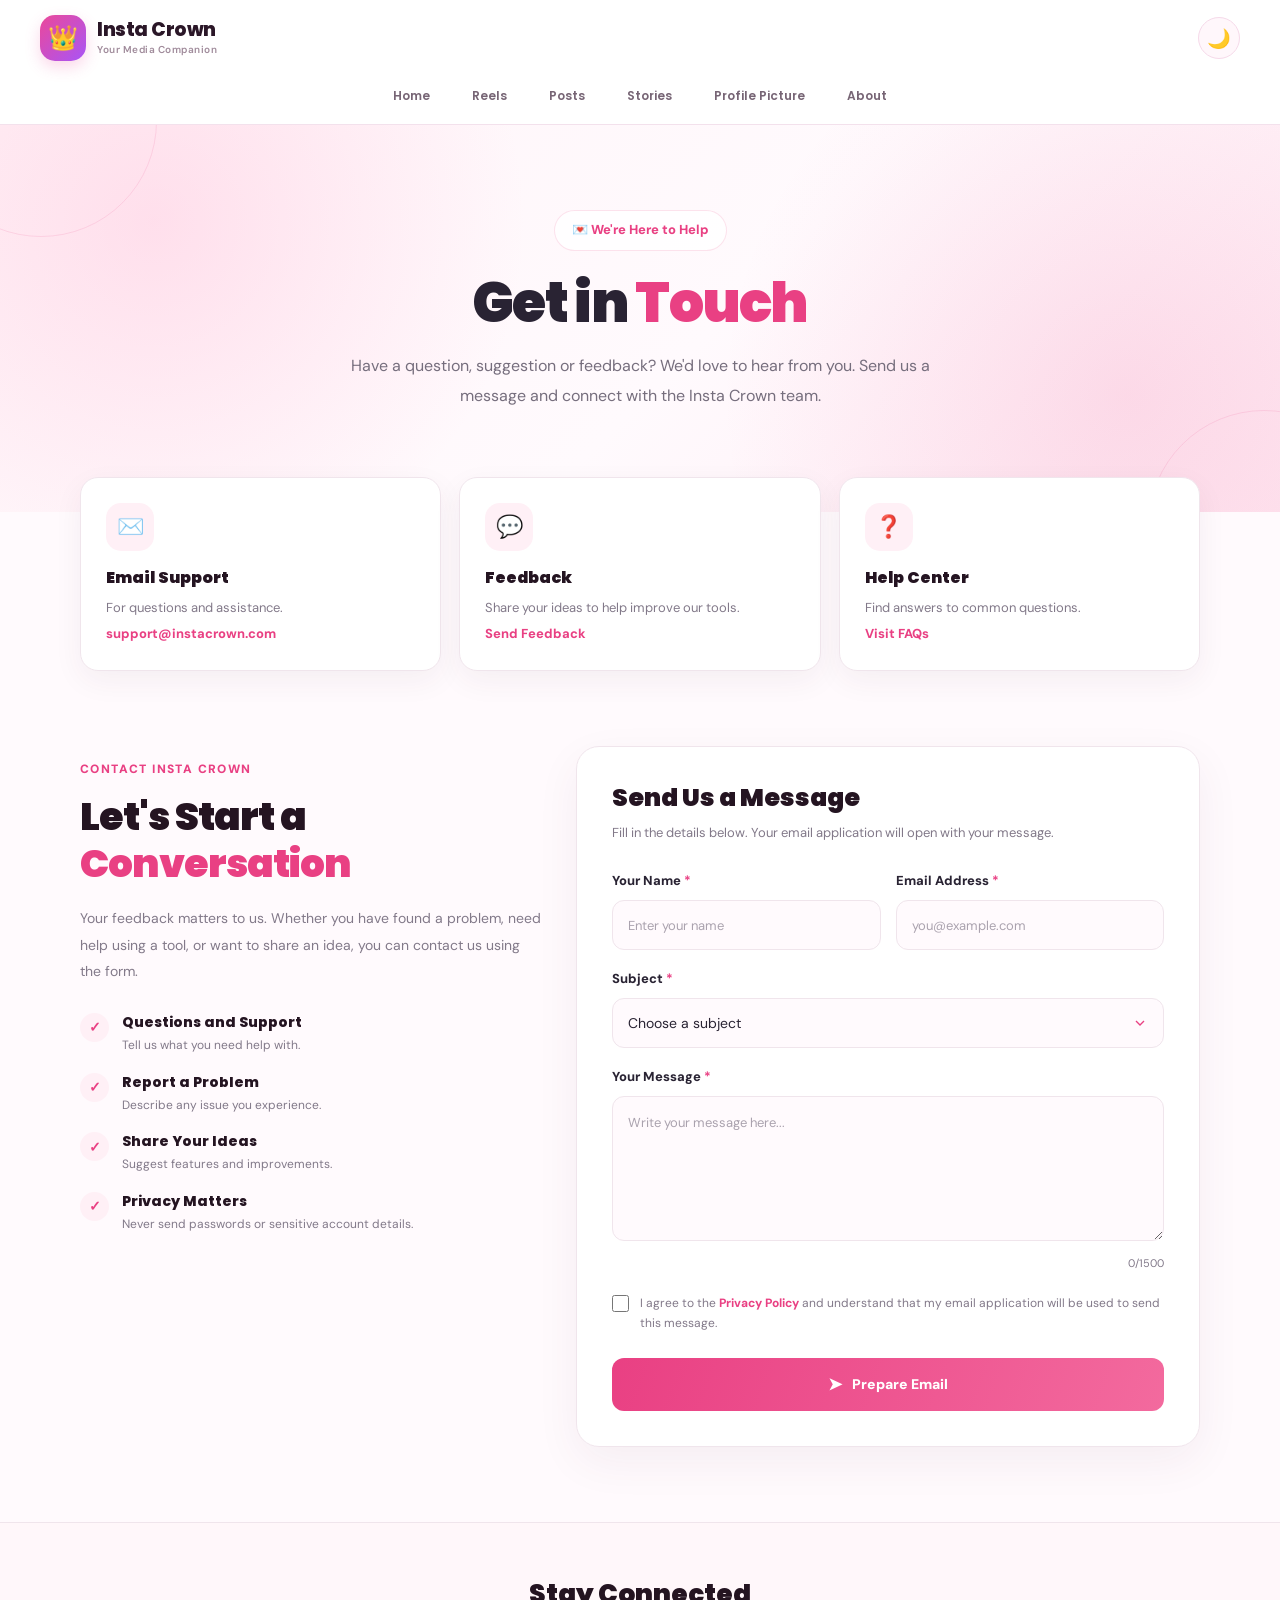
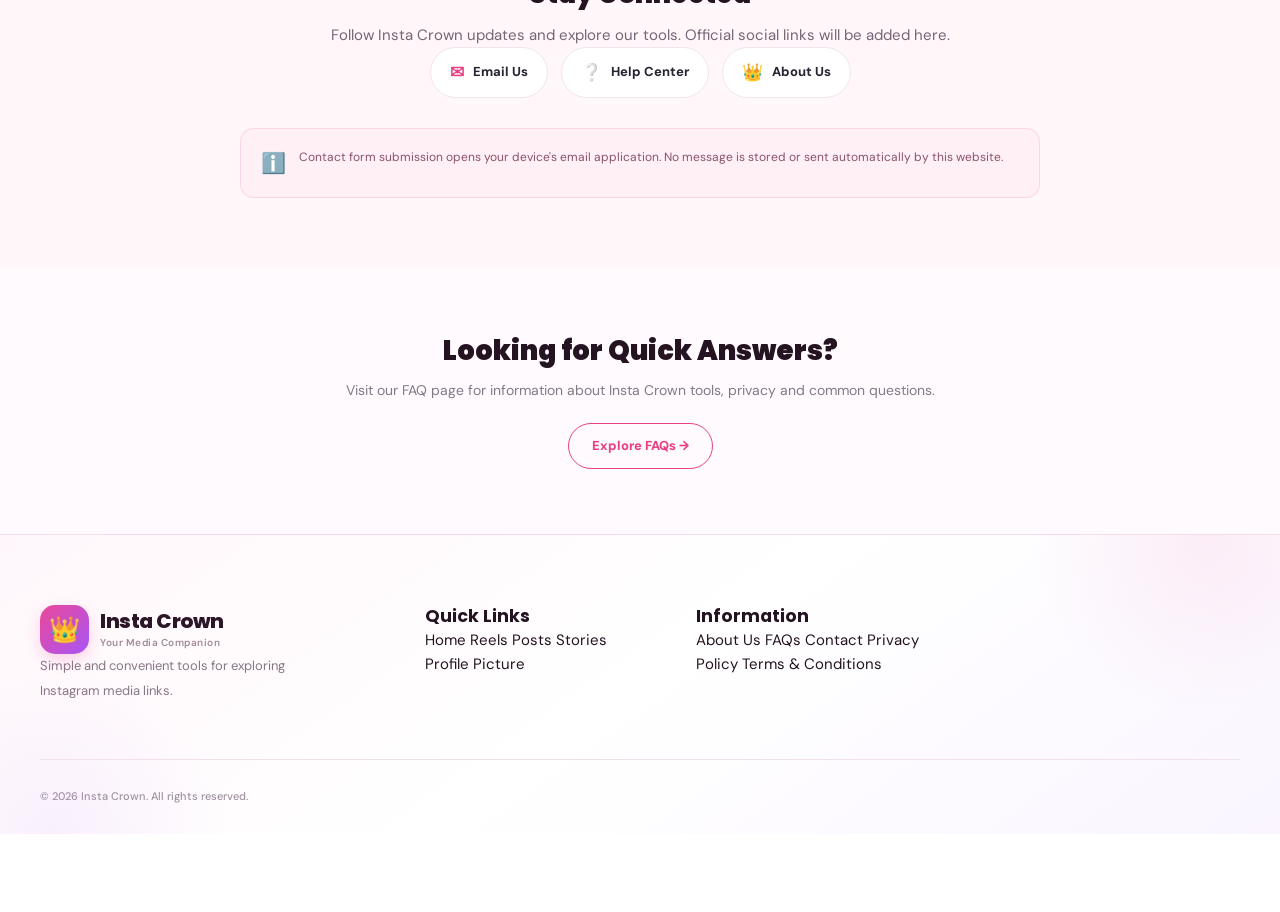
<file: html/contact.html>
<!DOCTYPE html>
<html lang="en">
<head>
    <meta charset="UTF-8">
    <meta name="viewport" content="width=device-width, initial-scale=1.0">
    <meta name="theme-color" content="#ffffff">
    <meta name="description" content="Contact Insta Crown support for questions, feedback and assistance.">
    <title>Contact Us | Insta Crown</title>

    <link rel="icon" type="image/svg+xml" href="../images/favicon.svg">

    <link rel="preconnect" href="https://fonts.googleapis.com">
    <link rel="preconnect" href="https://fonts.gstatic.com" crossorigin>
    <link href="https://fonts.googleapis.com/css2?family=DM+Sans:wght@400;500;600;700;800&family=Poppins:wght@400;500;600;700;800&display=swap" rel="stylesheet">

    <link rel="stylesheet" href="../css/main.css">
    <link rel="stylesheet" href="../css/header.css">
    <link rel="stylesheet" href="../css/contact.css">
    <link rel="stylesheet" href="../css/footer.css">
    <link rel="stylesheet" href="../css/animations.css">
    <link rel="stylesheet" href="../css/responsive.css">
    <link rel="stylesheet" href="../css/dark-mode.css">
</head>

<body>

    <div class="website-loader" id="websiteLoader">
        <div class="loader-content">
            <div class="loader-crown">👑</div>
            <h2>Insta Crown</h2>
            <div class="loader-progress"><span></span></div>
            <p>Preparing your experience...</p>
        </div>
    </div>

    <div class="website-wrapper">

        <!-- HEADER -->
        <header class="main-header" id="mainHeader">
            <div class="header-container">

                <a href="index.html" class="brand-logo">
                    <div class="logo-icon">👑</div>
                    <div class="logo-text">
                        <span class="brand-name">Insta Crown</span>
                        <span class="brand-tagline">Your Media Companion</span>
                    </div>
                </a>

                <div class="header-actions">
                    <button class="icon-button theme-toggle" id="themeToggle"
                        type="button" aria-label="Toggle dark mode">
                        <span class="theme-icon">🌙</span>
                    </button>

                    <button class="icon-button mobile-menu-button"
                        id="mobileMenuButton" type="button"
                        aria-label="Open navigation menu"
                        aria-expanded="false">
                        <span></span>
                        <span></span>
                        <span></span>
                    </button>
                </div>
            </div>

            <nav class="desktop-navigation" id="desktopNavigation">
                <a href="index.html" class="nav-link">Home</a>
                <a href="reels.html" class="nav-link">Reels</a>
                <a href="posts.html" class="nav-link">Posts</a>
                <a href="stories.html" class="nav-link">Stories</a>
                <a href="profile.html" class="nav-link">Profile Picture</a>
                <a href="about.html" class="nav-link">About</a>
            </nav>
        </header>

        <main class="main-content contact-page">

            <!-- HERO -->
            <section class="contact-hero">
                <div class="contact-hero-content">
                    <div class="contact-hero-badge">
                        💌 We're Here to Help
                    </div>

                    <h1>Get in <span>Touch</span></h1>

                    <p>
                        Have a question, suggestion or feedback?
                        We'd love to hear from you. Send us a message
                        and connect with the Insta Crown team.
                    </p>
                </div>
            </section>

            <!-- CONTACT INFORMATION -->
            <section class="contact-info-section">
                <div class="contact-container">
                    <div class="contact-info-grid">

                        <div class="contact-info-card">
                            <div class="contact-info-icon">✉️</div>
                            <h3>Email Support</h3>
                            <p>For questions and assistance.</p>
                            <a href="mailto:support@instacrown.com">
                                support@instacrown.com
                            </a>
                        </div>

                        <div class="contact-info-card">
                            <div class="contact-info-icon">💬</div>
                            <h3>Feedback</h3>
                            <p>Share your ideas to help improve our tools.</p>
                            <a href="#contactForm">Send Feedback</a>
                        </div>

                        <div class="contact-info-card">
                            <div class="contact-info-icon">❓</div>
                            <h3>Help Center</h3>
                            <p>Find answers to common questions.</p>
                            <a href="faq.html">Visit FAQs</a>
                        </div>

                    </div>
                </div>
            </section>

            <!-- MAIN CONTACT AREA -->
            <section class="contact-main-section">
                <div class="contact-container">
                    <div class="contact-main-grid">

                        <!-- LEFT CONTENT -->
                        <div class="contact-intro">
                            <span class="contact-intro-label">
                                CONTACT INSTA CROWN
                            </span>

                            <h2>
                                Let's Start a
                                <span>Conversation</span>
                            </h2>

                            <p>
                                Your feedback matters to us. Whether you
                                have found a problem, need help using a
                                tool, or want to share an idea, you can
                                contact us using the form.
                            </p>

                            <div class="contact-benefits">

                                <div class="contact-benefit">
                                    <div class="contact-benefit-icon">✓</div>
                                    <div class="contact-benefit-content">
                                        <h4>Questions and Support</h4>
                                        <p>Tell us what you need help with.</p>
                                    </div>
                                </div>

                                <div class="contact-benefit">
                                    <div class="contact-benefit-icon">✓</div>
                                    <div class="contact-benefit-content">
                                        <h4>Report a Problem</h4>
                                        <p>Describe any issue you experience.</p>
                                    </div>
                                </div>

                                <div class="contact-benefit">
                                    <div class="contact-benefit-icon">✓</div>
                                    <div class="contact-benefit-content">
                                        <h4>Share Your Ideas</h4>
                                        <p>Suggest features and improvements.</p>
                                    </div>
                                </div>

                                <div class="contact-benefit">
                                    <div class="contact-benefit-icon">✓</div>
                                    <div class="contact-benefit-content">
                                        <h4>Privacy Matters</h4>
                                        <p>Never send passwords or sensitive account details.</p>
                                    </div>
                                </div>

                            </div>
                        </div>

                        <!-- CONTACT FORM -->
                        <div class="contact-form-card" id="contactForm">

                            <div class="contact-form-heading">
                                <h2>Send Us a Message</h2>
                                <p>
                                    Fill in the details below. Your email
                                    application will open with your message.
                                </p>
                            </div>

                            <form class="contact-form" id="contactMessageForm">

                                <div class="contact-form-row">

                                    <div class="contact-form-group">
                                        <label for="contactName">
                                            Your Name
                                            <span class="contact-required">*</span>
                                        </label>

                                        <input
                                            type="text"
                                            id="contactName"
                                            name="name"
                                            class="contact-input"
                                            placeholder="Enter your name"
                                            maxlength="60"
                                            autocomplete="name"
                                            required
                                        >
                                        <span class="contact-field-error"
                                            id="contactNameError">
                                            Please enter your name.
                                        </span>
                                    </div>

                                    <div class="contact-form-group">
                                        <label for="contactEmail">
                                            Email Address
                                            <span class="contact-required">*</span>
                                        </label>

                                        <input
                                            type="email"
                                            id="contactEmail"
                                            name="email"
                                            class="contact-input"
                                            placeholder="you@example.com"
                                            maxlength="120"
                                            autocomplete="email"
                                            required
                                        >
                                        <span class="contact-field-error"
                                            id="contactEmailError">
                                            Please enter a valid email address.
                                        </span>
                                    </div>

                                </div>

                                <div class="contact-form-group">
                                    <label for="contactSubject">
                                        Subject
                                        <span class="contact-required">*</span>
                                    </label>

                                    <select
                                        id="contactSubject"
                                        name="subject"
                                        class="contact-select"
                                        required
                                    >
                                        <option value="">Choose a subject</option>
                                        <option value="General Question">General Question</option>
                                        <option value="Technical Support">Technical Support</option>
                                        <option value="Report a Problem">Report a Problem</option>
                                        <option value="Feature Suggestion">Feature Suggestion</option>
                                        <option value="Feedback">Feedback</option>
                                        <option value="Other">Other</option>
                                    </select>

                                    <span class="contact-field-error"
                                        id="contactSubjectError">
                                        Please choose a subject.
                                    </span>
                                </div>

                                <div class="contact-form-group">
                                    <label for="contactMessage">
                                        Your Message
                                        <span class="contact-required">*</span>
                                    </label>

                                    <div class="contact-textarea-wrapper">
                                        <textarea
                                            id="contactMessage"
                                            name="message"
                                            class="contact-textarea"
                                            placeholder="Write your message here..."
                                            minlength="10"
                                            maxlength="1500"
                                            required
                                        ></textarea>

                                        <div class="contact-character-count">
                                            <span id="contactCharacterCount">0</span>/1500
                                        </div>
                                    </div>

                                    <span class="contact-field-error"
                                        id="contactMessageError">
                                        Please enter at least 10 characters.
                                    </span>
                                </div>

                                <div class="contact-consent">
                                    <input
                                        type="checkbox"
                                        id="contactConsent"
                                        name="consent"
                                        required
                                    >

                                    <label for="contactConsent">
                                        I agree to the
                                        <a href="privacy.html">Privacy Policy</a>
                                        and understand that my email application
                                        will be used to send this message.
                                    </label>
                                </div>

                                <div class="contact-form-status"
                                    id="contactFormStatus"
                                    role="status"
                                    aria-live="polite">
                                </div>

                                <button
                                    type="submit"
                                    class="contact-submit-button"
                                    id="contactSubmitButton"
                                >
                                    <span class="contact-submit-icon">➤</span>
                                    <span>Prepare Email</span>
                                    <span class="contact-button-spinner"></span>
                                </button>

                            </form>
                        </div>

                    </div>
                </div>
            </section>

            <!-- SOCIAL SECTION -->
            <section class="contact-social-section">
                <div class="contact-container">
                    <h2>Stay Connected</h2>

                    <p>
                        Follow Insta Crown updates and explore our
                        tools. Official social links will be added here.
                    </p>

                    <div class="contact-social-links">
                        <a href="mailto:support@instacrown.com"
                            class="contact-social-link">
                            <span class="contact-social-icon">✉</span>
                            Email Us
                        </a>

                        <a href="faq.html" class="contact-social-link">
                            <span class="contact-social-icon">❔</span>
                            Help Center
                        </a>

                        <a href="about.html" class="contact-social-link">
                            <span class="contact-social-icon">👑</span>
                            About Us
                        </a>
                    </div>

                    <div class="contact-response-notice">
                        <span class="contact-response-icon">ℹ️</span>
                        <p>
                            Contact form submission opens your device's
                            email application. No message is stored or
                            sent automatically by this website.
                        </p>
                    </div>
                </div>
            </section>

            <!-- FAQ PREVIEW -->
            <section class="contact-faq-preview">
                <div class="contact-container">
                    <h2>Looking for Quick Answers?</h2>
                    <p>
                        Visit our FAQ page for information about
                        Insta Crown tools, privacy and common questions.
                    </p>

                    <a href="faq.html" class="contact-faq-button">
                        Explore FAQs →
                    </a>
                </div>
            </section>

        </main>

        <!-- FOOTER -->
        <footer class="main-footer">
            <div class="footer-container">

                <div class="footer-brand">
                    <a href="index.html" class="brand-logo">
                        <div class="logo-icon">👑</div>
                        <div class="logo-text">
                            <span class="brand-name">Insta Crown</span>
                            <span class="brand-tagline">Your Media Companion</span>
                        </div>
                    </a>

                    <p>
                        Simple and convenient tools for exploring
                        Instagram media links.
                    </p>
                </div>

                <div class="footer-links">
                    <h3>Quick Links</h3>
                    <a href="index.html">Home</a>
                    <a href="reels.html">Reels</a>
                    <a href="posts.html">Posts</a>
                    <a href="stories.html">Stories</a>
                    <a href="profile.html">Profile Picture</a>
                </div>

                <div class="footer-links">
                    <h3>Information</h3>
                    <a href="about.html">About Us</a>
                    <a href="faq.html">FAQs</a>
                    <a href="contact.html">Contact</a>
                    <a href="privacy.html">Privacy Policy</a>
                    <a href="terms.html">Terms & Conditions</a>
                </div>

            </div>

            <div class="footer-bottom">
                <p>© <span id="currentYear"></span> Insta Crown. All rights reserved.</p>
            </div>
        </footer>

    </div>

    <!-- BOTTOM NAVIGATION: ONLY THREE BUTTONS -->
    <nav class="bottom-navigation" aria-label="Bottom navigation">
        <a href="index.html" class="bottom-nav-item">
            <span>⌂</span>
            <small>Home</small>
        </a>

        <a href="reels.html" class="bottom-nav-item">
            <span>▶</span>
            <small>Reels</small>
        </a>

        <a href="about.html" class="bottom-nav-item">
            <span>👑</span>
            <small>About</small>
        </a>
    </nav>

    <button class="back-to-top" id="backToTop"
        type="button" aria-label="Back to top">↑</button>

    <script src="../js/main.js"></script>
    <script src="../js/navigation.js"></script>
    <script src="../js/theme.js"></script>
    <script src="../js/animations.js"></script>

    <!-- CONTACT FORM HANDLER -->
    <script>
    (() => {
        "use strict";

        const form = document.getElementById("contactMessageForm");
        if (!form) return;

        const message = document.getElementById("contactMessage");
        const counter = document.getElementById("contactCharacterCount");
        const status = document.getElementById("contactFormStatus");
        const button = document.getElementById("contactSubmitButton");

        const fields = {
            name: document.getElementById("contactName"),
            email: document.getElementById("contactEmail"),
            subject: document.getElementById("contactSubject"),
            message: message
        };

        function showError(field, errorId, invalid) {
            const error = document.getElementById(errorId);
            field.classList.toggle("invalid", invalid);
            if (error) error.classList.toggle("show", invalid);
            field.setAttribute("aria-invalid", invalid ? "true" : "false");
        }

        message.addEventListener("input", () => {
            counter.textContent = message.value.length;
            document.getElementById("contactMessageError")
                .classList.remove("show");
            message.classList.remove("invalid");
        });

        Object.values(fields).forEach(field => {
            field.addEventListener("input", () => {
                field.classList.remove("invalid");
            });
            field.addEventListener("change", () => {
                field.classList.remove("invalid");
            });
        });

        form.addEventListener("submit", event => {
            event.preventDefault();

            const name = fields.name.value.trim();
            const email = fields.email.value.trim();
            const subject = fields.subject.value;
            const text = fields.message.value.trim();
            const consent = document.getElementById("contactConsent").checked;

            const validEmail = /^[^\s@]+@[^\s@]+\.[^\s@]+$/.test(email);

            showError(fields.name, "contactNameError", !name);
            showError(fields.email, "contactEmailError", !validEmail);
            showError(fields.subject, "contactSubjectError", !subject);
            showError(fields.message, "contactMessageError", text.length < 10);

            if (!name || !validEmail || !subject || text.length < 10 || !consent) {
                status.className = "contact-form-status error";
                status.textContent = "Please check the required fields and accept the privacy policy.";
                return;
            }

            const recipient = "support@instacrown.com";
            const emailSubject = encodeURIComponent("Insta Crown: " + subject);
            const emailBody = encodeURIComponent(
                "Name: " + name +
                "\nEmail: " + email +
                "\nSubject: " + subject +
                "\n\nMessage:\n" + text
            );

            const mailto = "mailto:" + recipient +
                "?subject=" + emailSubject +
                "&body=" + emailBody;

            status.className = "contact-form-status info";
            status.textContent = "Opening your email application. Please review and send the prepared message.";

            button.classList.add("loading");
            button.disabled = true;

            window.location.href = mailto;

            setTimeout(() => {
                button.classList.remove("loading");
                button.disabled = false;
            }, 1200);
        });

        const year = document.getElementById("currentYear");
        if (year) year.textContent = new Date().getFullYear();
    })();
    </script>

</body>
</html>
</file>
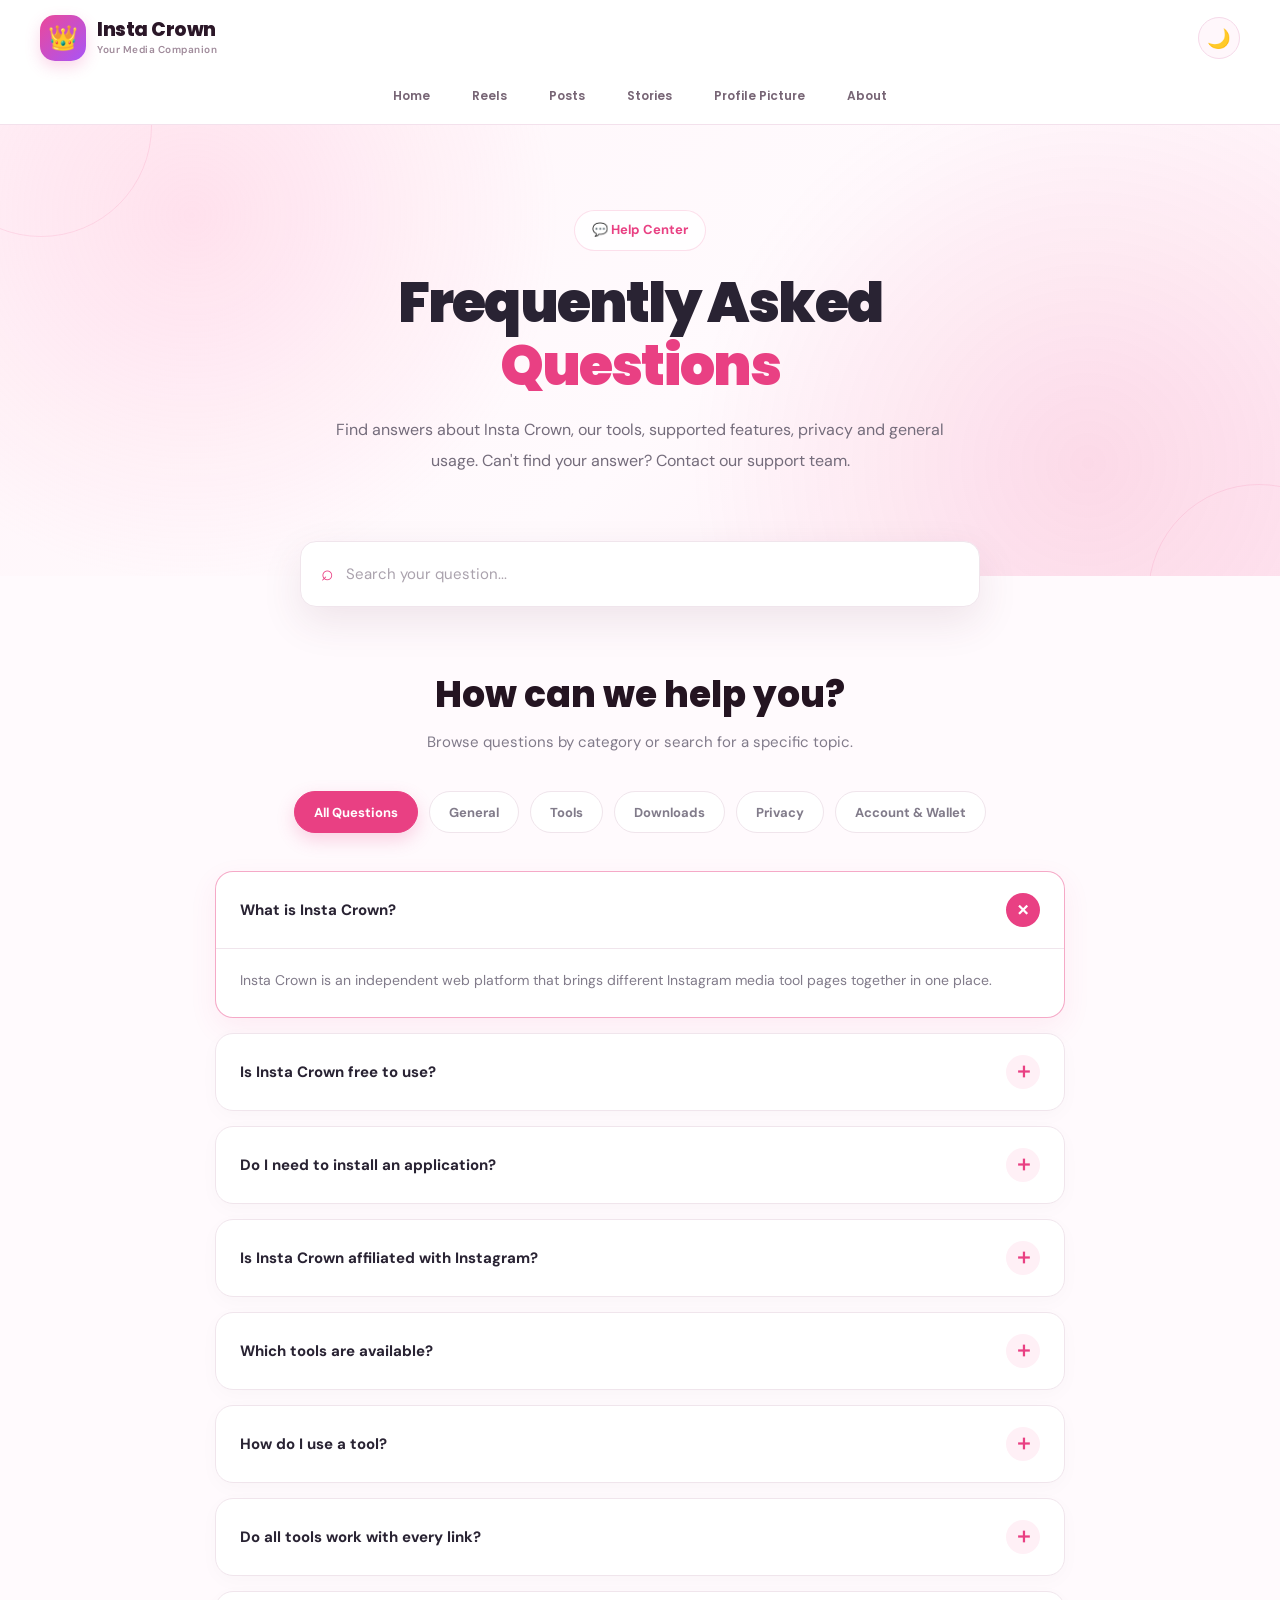
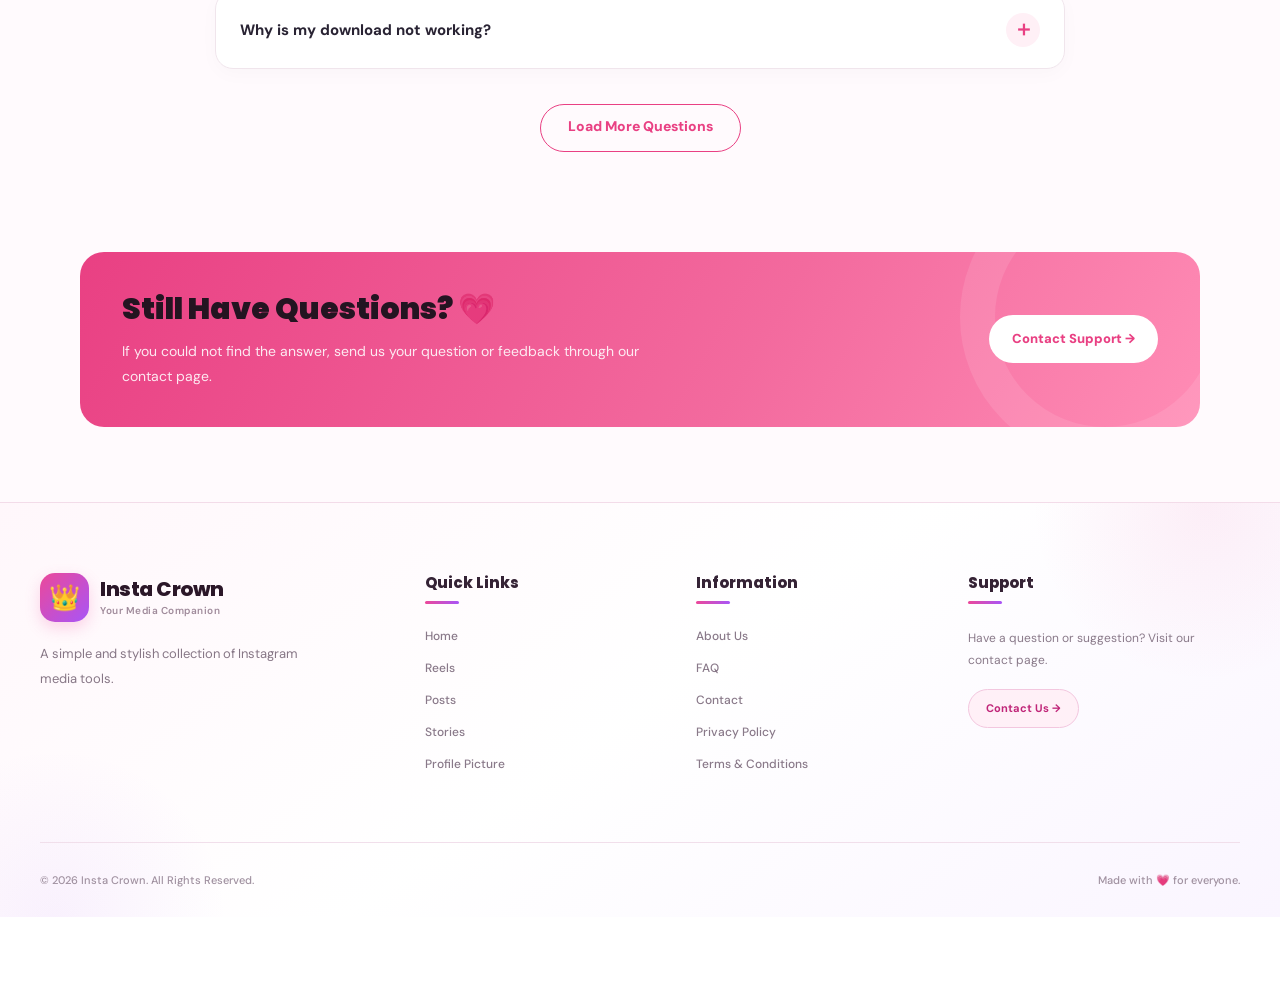
<file: html/faq.html>
<!DOCTYPE html>
<html lang="en">

<head>
    <meta charset="UTF-8">
    <meta name="viewport" content="width=device-width, initial-scale=1.0">
    <meta name="theme-color" content="#ffffff">
    <meta name="description" content="Find answers to common questions about Insta Crown tools, features, privacy and support.">
    <meta name="keywords" content="Insta Crown FAQ, Help, Instagram Tools Questions">

    <title>FAQ - Insta Crown 👑</title>

    <link rel="icon" type="image/svg+xml" href="../images/favicon.svg">

    <link rel="preconnect" href="https://fonts.googleapis.com">
    <link rel="preconnect" href="https://fonts.gstatic.com" crossorigin>
    <link href="https://fonts.googleapis.com/css2?family=DM+Sans:wght@400;500;600;700;800&family=Poppins:wght@400;500;600;700;800&display=swap" rel="stylesheet">

    <link rel="stylesheet" href="../css/main.css">
    <link rel="stylesheet" href="../css/header.css">
    <link rel="stylesheet" href="../css/faq.css">
    <link rel="stylesheet" href="../css/footer.css">
    <link rel="stylesheet" href="../css/animations.css">
    <link rel="stylesheet" href="../css/responsive.css">
    <link rel="stylesheet" href="../css/dark-mode.css">
</head>

<body>

    <!-- WEBSITE LOADER -->
    <div class="website-loader" id="websiteLoader">
        <div class="loader-content">
            <div class="loader-crown">👑</div>
            <h2>Insta Crown</h2>
            <div class="loader-progress"><span></span></div>
            <p>Preparing your experience...</p>
        </div>
    </div>

    <div class="website-wrapper">

        <!-- HEADER -->
        <header class="main-header" id="mainHeader">

            <div class="header-container">

                <a href="index.html" class="brand-logo">
                    <div class="logo-icon">👑</div>
                    <div class="logo-text">
                        <span class="brand-name">Insta Crown</span>
                        <span class="brand-tagline">Your Media Companion</span>
                    </div>
                </a>

                <div class="header-actions">

                    <button class="icon-button theme-toggle"
                        id="themeToggle"
                        type="button"
                        aria-label="Toggle dark mode">
                        <span class="theme-icon">🌙</span>
                    </button>

                    <button class="icon-button mobile-menu-button"
                        id="mobileMenuButton"
                        type="button"
                        aria-label="Open navigation menu"
                        aria-expanded="false">
                        <span></span>
                        <span></span>
                        <span></span>
                    </button>

                </div>
            </div>

            <nav class="desktop-navigation" id="desktopNavigation">
                <a href="index.html" class="nav-link">Home</a>
                <a href="reels.html" class="nav-link">Reels</a>
                <a href="posts.html" class="nav-link">Posts</a>
                <a href="stories.html" class="nav-link">Stories</a>
                <a href="profile.html" class="nav-link">Profile Picture</a>
                <a href="about.html" class="nav-link">About</a>
            </nav>

        </header>

        <!-- MAIN FAQ CONTENT -->
        <main class="main-content faq-page">

            <!-- HERO -->
            <section class="faq-hero">
                <div class="faq-hero-content">

                    <div class="faq-hero-badge">
                        💬 Help Center
                    </div>

                    <h1>
                        Frequently Asked <span>Questions</span>
                    </h1>

                    <p>
                        Find answers about Insta Crown, our tools,
                        supported features, privacy and general usage.
                        Can't find your answer? Contact our support team.
                    </p>

                </div>
            </section>

            <!-- SEARCH -->
            <section class="faq-search-section">

                <div class="faq-search-box">

                    <span class="faq-search-icon">⌕</span>

                    <input
                        type="search"
                        id="faqSearchInput"
                        class="faq-search-input"
                        placeholder="Search your question..."
                        aria-label="Search frequently asked questions"
                        autocomplete="off">

                    <button
                        type="button"
                        id="faqSearchClear"
                        class="faq-search-clear"
                        aria-label="Clear search">
                        ✕
                    </button>

                </div>

            </section>

            <!-- FAQ LIST -->
            <section class="faq-section">

                <div class="faq-container">

                    <h2 class="faq-section-title">
                        How can we help you?
                    </h2>

                    <p class="faq-section-description">
                        Browse questions by category or search
                        for a specific topic.
                    </p>

                    <!-- CATEGORY FILTERS -->
                    <div class="faq-category-wrapper"
                        id="faqCategoryWrapper">

                        <button class="faq-category-button active"
                            type="button"
                            data-category="all">
                            All Questions
                        </button>

                        <button class="faq-category-button"
                            type="button"
                            data-category="general">
                            General
                        </button>

                        <button class="faq-category-button"
                            type="button"
                            data-category="tools">
                            Tools
                        </button>

                        <button class="faq-category-button"
                            type="button"
                            data-category="downloads">
                            Downloads
                        </button>

                        <button class="faq-category-button"
                            type="button"
                            data-category="privacy">
                            Privacy
                        </button>

                        <button class="faq-category-button"
                            type="button"
                            data-category="account">
                            Account & Wallet
                        </button>

                    </div>

                    <!-- QUESTIONS -->
                    <div class="faq-list" id="faqList">

                        <!-- GENERAL -->
                        <article class="faq-item active"
                            data-category="general"
                            data-faq-item>

                            <button class="faq-question"
                                type="button"
                                aria-expanded="true">
                                <span class="faq-question-text">
                                    What is Insta Crown?
                                </span>
                                <span class="faq-icon">＋</span>
                            </button>

                            <div class="faq-answer">
                                <div class="faq-answer-inner">
                                    <div class="faq-answer-content">
                                        Insta Crown is an independent
                                        web platform that brings
                                        different Instagram media tool
                                        pages together in one place.
                                    </div>
                                </div>
                            </div>

                        </article>

                        <article class="faq-item"
                            data-category="general"
                            data-faq-item>

                            <button class="faq-question"
                                type="button"
                                aria-expanded="false">
                                <span class="faq-question-text">
                                    Is Insta Crown free to use?
                                </span>
                                <span class="faq-icon">＋</span>
                            </button>

                            <div class="faq-answer">
                                <div class="faq-answer-inner">
                                    <div class="faq-answer-content">
                                        Some features may be available
                                        without charge. Any paid feature,
                                        if introduced, should clearly
                                        display its price and conditions
                                        before use.
                                    </div>
                                </div>
                            </div>

                        </article>

                        <article class="faq-item"
                            data-category="general"
                            data-faq-item>

                            <button class="faq-question"
                                type="button"
                                aria-expanded="false">
                                <span class="faq-question-text">
                                    Do I need to install an application?
                                </span>
                                <span class="faq-icon">＋</span>
                            </button>

                            <div class="faq-answer">
                                <div class="faq-answer-inner">
                                    <div class="faq-answer-content">
                                        No installation is required to
                                        use the website. Open Insta Crown
                                        in a supported browser on your
                                        phone, tablet or computer.
                                    </div>
                                </div>
                            </div>

                        </article>

                        <article class="faq-item"
                            data-category="general"
                            data-faq-item>

                            <button class="faq-question"
                                type="button"
                                aria-expanded="false">
                                <span class="faq-question-text">
                                    Is Insta Crown affiliated with Instagram?
                                </span>
                                <span class="faq-icon">＋</span>
                            </button>

                            <div class="faq-answer">
                                <div class="faq-answer-inner">
                                    <div class="faq-answer-content">
                                        No. Insta Crown is an independent
                                        project and is not affiliated
                                        with, endorsed by or sponsored
                                        by Instagram or Meta.
                                    </div>
                                </div>
                            </div>

                        </article>

                        <!-- TOOLS -->
                        <article class="faq-item"
                            data-category="tools"
                            data-faq-item>

                            <button class="faq-question"
                                type="button"
                                aria-expanded="false">
                                <span class="faq-question-text">
                                    Which tools are available?
                                </span>
                                <span class="faq-icon">＋</span>
                            </button>

                            <div class="faq-answer">
                                <div class="faq-answer-inner">
                                    <div class="faq-answer-content">
                                        The platform includes dedicated
                                        pages for:
                                        <ul>
                                            <li>Instagram Reels</li>
                                            <li>Instagram Posts</li>
                                            <li>Instagram Stories</li>
                                            <li>Profile Pictures</li>
                                        </ul>
                                        Availability depends on the
                                        connected services and current
                                        implementation.
                                    </div>
                                </div>
                            </div>

                        </article>

                        <article class="faq-item"
                            data-category="tools"
                            data-faq-item>

                            <button class="faq-question"
                                type="button"
                                aria-expanded="false">
                                <span class="faq-question-text">
                                    How do I use a tool?
                                </span>
                                <span class="faq-icon">＋</span>
                            </button>

                            <div class="faq-answer">
                                <div class="faq-answer-inner">
                                    <div class="faq-answer-content">
                                        Open the tool page you need,
                                        read its instructions and enter
                                        the requested public content URL
                                        where supported. Follow the
                                        on-screen instructions.
                                    </div>
                                </div>
                            </div>

                        </article>

                        <article class="faq-item"
                            data-category="tools"
                            data-faq-item>

                            <button class="faq-question"
                                type="button"
                                aria-expanded="false">
                                <span class="faq-question-text">
                                    Do all tools work with every link?
                                </span>
                                <span class="faq-icon">＋</span>
                            </button>

                            <div class="faq-answer">
                                <div class="faq-answer-inner">
                                    <div class="faq-answer-content">
                                        No. A link may not work if the
                                        content is private, unavailable,
                                        deleted, restricted or unsupported
                                        by the connected service.
                                    </div>
                                </div>
                            </div>

                        </article>

                        <!-- DOWNLOADS -->
                        <article class="faq-item"
                            data-category="downloads"
                            data-faq-item>

                            <button class="faq-question"
                                type="button"
                                aria-expanded="false">
                                <span class="faq-question-text">
                                    Why is my download not working?
                                </span>
                                <span class="faq-icon">＋</span>
                            </button>

                            <div class="faq-answer">
                                <div class="faq-answer-inner">
                                    <div class="faq-answer-content">
                                        Check that the URL is correct
                                        and the content is accessible.
                                        The connected processing service
                                        must also be available. Try again
                                        later if the service is temporarily
                                        unavailable.
                                    </div>
                                </div>
                            </div>

                        </article>

                        <article class="faq-item"
                            data-category="downloads"
                            data-faq-item>

                            <button class="faq-question"
                                type="button"
                                aria-expanded="false">
                                <span class="faq-question-text">
                                    Can I download content from a private account?
                                </span>
                                <span class="faq-icon">＋</span>
                            </button>

                            <div class="faq-answer">
                                <div class="faq-answer-inner">
                                    <div class="faq-answer-content">
                                        Insta Crown does not bypass
                                        private-account restrictions,
                                        login requirements or access
                                        controls. Only use content you
                                        are authorized to access.
                                    </div>
                                </div>
                            </div>

                        </article>

                        <article class="faq-item"
                            data-category="downloads"
                            data-faq-item>

                            <button class="faq-question"
                                type="button"
                                aria-expanded="false">
                                <span class="faq-question-text">
                                    Is every Instagram format supported?
                                </span>
                                <span class="faq-icon">＋</span>
                            </button>

                            <div class="faq-answer">
                                <div class="faq-answer-inner">
                                    <div class="faq-answer-content">
                                        Not necessarily. Supported
                                        formats depend on the processing
                                        service and the type of content.
                                    </div>
                                </div>
                            </div>

                        </article>

                        <article class="faq-item"
                            data-category="downloads"
                            data-faq-item>

                            <button class="faq-question"
                                type="button"
                                aria-expanded="false">
                                <span class="faq-question-text">
                                    Can I use downloaded media anywhere?
                                </span>
                                <span class="faq-icon">＋</span>
                            </button>

                            <div class="faq-answer">
                                <div class="faq-answer-inner">
                                    <div class="faq-answer-content">
                                        You must respect the original
                                        creator's copyright, permissions
                                        and applicable laws. Downloading
                                        does not automatically grant
                                        permission to republish or
                                        commercially use content.
                                    </div>
                                </div>
                            </div>

                        </article>

                        <!-- PRIVACY -->
                        <article class="faq-item"
                            data-category="privacy"
                            data-faq-item>

                            <button class="faq-question"
                                type="button"
                                aria-expanded="false">
                                <span class="faq-question-text">
                                    Does Insta Crown ask for my Instagram password?
                                </span>
                                <span class="faq-icon">＋</span>
                            </button>

                            <div class="faq-answer">
                                <div class="faq-answer-inner">
                                    <div class="faq-answer-content">
                                        Never enter your Instagram
                                        password into an untrusted
                                        third-party page. Insta Crown's
                                        basic URL-based tool workflow
                                        should not require your
                                        Instagram password.
                                    </div>
                                </div>
                            </div>

                        </article>

                        <article class="faq-item"
                            data-category="privacy"
                            data-faq-item>

                            <button class="faq-question"
                                type="button"
                                aria-expanded="false">
                                <span class="faq-question-text">
                                    How can I read the Privacy Policy?
                                </span>
                                <span class="faq-icon">＋</span>
                            </button>

                            <div class="faq-answer">
                                <div class="faq-answer-inner">
                                    <div class="faq-answer-content">
                                        You can read the
                                        <a href="privacy.html">Privacy Policy</a>
                                        to understand the website's
                                        data practices and privacy
                                        information.
                                    </div>
                                </div>
                            </div>

                        </article>

                        <!-- ACCOUNT AND WALLET -->
                        <article class="faq-item"
                            data-category="account"
                            data-faq-item>

                            <button class="faq-question"
                                type="button"
                                aria-expanded="false">
                                <span class="faq-question-text">
                                    Do I need an account?
                                </span>
                                <span class="faq-icon">＋</span>
                            </button>

                            <div class="faq-answer">
                                <div class="faq-answer-inner">
                                    <div class="faq-answer-content">
                                        Account requirements depend
                                        on the specific feature.
                                        Some website pages may be
                                        accessible without signing in.
                                    </div>
                                </div>
                            </div>

                        </article>

                        <article class="faq-item"
                            data-category="account"
                            data-faq-item>

                            <button class="faq-question"
                                type="button"
                                aria-expanded="false">
                                <span class="faq-question-text">
                                    How does the wallet work?
                                </span>
                                <span class="faq-icon">＋</span>
                            </button>

                            <div class="faq-answer">
                                <div class="faq-answer-inner">
                                    <div class="faq-answer-content">
                                        Wallet features, balances and
                                        requests depend on the wallet
                                        system being configured.
                                        Never treat a displayed balance
                                        as withdrawable money until
                                        a legitimate payment process
                                        confirms it.
                                        <a href="wallet.html">Visit Wallet</a>.
                                    </div>
                                </div>
                            </div>

                        </article>

                        <article class="faq-item"
                            data-category="account"
                            data-faq-item>

                            <button class="faq-question"
                                type="button"
                                aria-expanded="false">
                                <span class="faq-question-text">
                                    How can I contact support?
                                </span>
                                <span class="faq-icon">＋</span>
                            </button>

                            <div class="faq-answer">
                                <div class="faq-answer-inner">
                                    <div class="faq-answer-content">
                                        Visit our
                                        <a href="contact.html">Contact page</a>
                                        for support and feedback
                                        information.
                                    </div>
                                </div>
                            </div>

                        </article>

                    </div>

                    <!-- EMPTY SEARCH RESULT -->
                    <div class="faq-empty-state" id="faqEmptyState">
                        <div class="faq-empty-icon">🔎</div>
                        <h3>No questions found</h3>
                        <p>
                            Try another keyword or select a different category.
                        </p>
                    </div>

                    <!-- LOAD MORE -->
                    <div class="faq-load-more-wrapper">
                        <button class="faq-load-more"
                            type="button"
                            id="faqLoadMore">
                            Load More Questions
                        </button>
                    </div>

                </div>
            </section>

            <!-- CONTACT SUPPORT -->
            <section class="faq-contact-section">
                <div class="faq-container">

                    <div class="faq-contact-card">

                        <div class="faq-contact-content">
                            <h2>Still Have Questions? 💗</h2>
                            <p>
                                If you could not find the answer,
                                send us your question or feedback
                                through our contact page.
                            </p>
                        </div>

                        <a href="contact.html"
                            class="faq-contact-button">
                            Contact Support →
                        </a>

                    </div>

                </div>
            </section>

        </main>

        <!-- FOOTER -->
        <footer class="main-footer">

            <div class="footer-container">

                <div class="footer-brand">
                    <a href="index.html" class="brand-logo footer-logo">
                        <div class="logo-icon">👑</div>
                        <div class="logo-text">
                            <span class="brand-name">Insta Crown</span>
                            <span class="brand-tagline">Your Media Companion</span>
                        </div>
                    </a>

                    <p>
                        A simple and stylish collection of
                        Instagram media tools.
                    </p>
                </div>

                <div class="footer-links-column">
                    <h3>Quick Links</h3>
                    <a href="index.html">Home</a>
                    <a href="reels.html">Reels</a>
                    <a href="posts.html">Posts</a>
                    <a href="stories.html">Stories</a>
                    <a href="profile.html">Profile Picture</a>
                </div>

                <div class="footer-links-column">
                    <h3>Information</h3>
                    <a href="about.html">About Us</a>
                    <a href="faq.html">FAQ</a>
                    <a href="contact.html">Contact</a>
                    <a href="privacy.html">Privacy Policy</a>
                    <a href="terms.html">Terms & Conditions</a>
                </div>

                <div class="footer-links-column">
                    <h3>Support</h3>
                    <p>Have a question or suggestion? Visit our contact page.</p>
                    <a href="contact.html" class="footer-contact-link">
                        Contact Us →
                    </a>
                </div>

            </div>

            <div class="footer-bottom">
                <p>
                    © <span id="currentYear">2026</span>
                    Insta Crown. All Rights Reserved.
                </p>
                <p class="footer-made-text">
                    Made with 💗 for everyone.
                </p>
            </div>

        </footer>

        <!-- MOBILE BOTTOM NAV: EXACTLY THREE ITEMS -->
        <nav class="mobile-bottom-navigation"
            id="mobileBottomNavigation"
            aria-label="Mobile navigation">

            <a href="index.html" class="bottom-nav-item">
                <span class="bottom-nav-icon">🏠</span>
                <span class="bottom-nav-label">Home</span>
            </a>

            <a href="reels.html" class="bottom-nav-item">
                <span class="bottom-nav-icon">▶️</span>
                <span class="bottom-nav-label">Reels</span>
            </a>

            <a href="about.html" class="bottom-nav-item">
                <span class="bottom-nav-icon">👑</span>
                <span class="bottom-nav-label">About</span>
            </a>

        </nav>

    </div>

    <!-- SHARED JAVASCRIPT -->
    <script src="../js/main.js" defer></script>
    <script src="../js/navigation.js" defer></script>
    <script src="../js/theme.js" defer></script>
    <script src="../js/animations.js" defer></script>

    <!-- FAQ PAGE FUNCTIONALITY -->
    <script>
    document.addEventListener("DOMContentLoaded", function () {

        "use strict";

        const searchInput = document.getElementById("faqSearchInput");
        const clearButton = document.getElementById("faqSearchClear");
        const categoryButtons = document.querySelectorAll("[data-category]");
        const faqItems = Array.from(document.querySelectorAll("[data-faq-item]"));
        const emptyState = document.getElementById("faqEmptyState");
        const loadMoreButton = document.getElementById("faqLoadMore");

        let activeCategory = "all";
        let visibleLimit = 8;

        function closeItem(item) {
            item.classList.remove("active");

            const button = item.querySelector(".faq-question");

            if (button) {
                button.setAttribute("aria-expanded", "false");
            }
        }

        function openItem(item) {
            faqItems.forEach(closeItem);

            item.classList.add("active");

            const button = item.querySelector(".faq-question");

            if (button) {
                button.setAttribute("aria-expanded", "true");
            }
        }

        function filterQuestions() {

            const searchTerm = searchInput.value
                .trim()
                .toLowerCase();

            let matchingItems = [];

            faqItems.forEach(function (item) {

                const category = item.dataset.category || "general";
                const text = item.textContent.toLowerCase();

                const matchesCategory =
                    activeCategory === "all" ||
                    category === activeCategory;

                const matchesSearch =
                    !searchTerm ||
                    text.includes(searchTerm);

                const matches = matchesCategory && matchesSearch;

                if (matches) {
                    matchingItems.push(item);
                }

                item.hidden = true;
                item.style.display = "none";
            });

            matchingItems.forEach(function (item, index) {

                if (index < visibleLimit || searchTerm) {
                    item.hidden = false;
                    item.style.display = "";
                }

            });

            const visibleItems = matchingItems.length;

            emptyState.classList.toggle(
                "show",
                visibleItems === 0
            );

            loadMoreButton.style.display =
                visibleItems > visibleLimit && !searchTerm
                    ? "inline-flex"
                    : "none";

            if (searchTerm) {
                clearButton.style.display = "block";
            } else {
                clearButton.style.display = "none";
            }
        }

        categoryButtons.forEach(function (button) {

            button.addEventListener("click", function () {

                categoryButtons.forEach(function (item) {
                    item.classList.remove("active");
                });

                button.classList.add("active");

                activeCategory = button.dataset.category;

                visibleLimit = 8;

                filterQuestions();

            });

        });

        searchInput.addEventListener("input", filterQuestions);

        clearButton.addEventListener("click", function () {

            searchInput.value = "";
            searchInput.focus();

            filterQuestions();

        });

        loadMoreButton.addEventListener("click", function () {

            visibleLimit += 8;

            filterQuestions();

        });

        faqItems.forEach(function (item) {

            const button = item.querySelector(".faq-question");

            if (!button) return;

            button.addEventListener("click", function () {

                const isOpen = item.classList.contains("active");

                if (isOpen) {
                    closeItem(item);
                } else {
                    openItem(item);
                }

            });

            button.addEventListener("keydown", function (event) {

                if (event.key === "ArrowDown" || event.key === "ArrowUp") {

                    event.preventDefault();

                    const currentIndex = faqItems.indexOf(item);

                    const direction =
                        event.key === "ArrowDown" ? 1 : -1;

                    const nextIndex =
                        (currentIndex + direction + faqItems.length) %
                        faqItems.length;

                    faqItems[nextIndex]
                        .querySelector(".faq-question")
                        .focus();

                }

            });

        });

        filterQuestions();

    });
    </script>

</body>
</html>
</file>
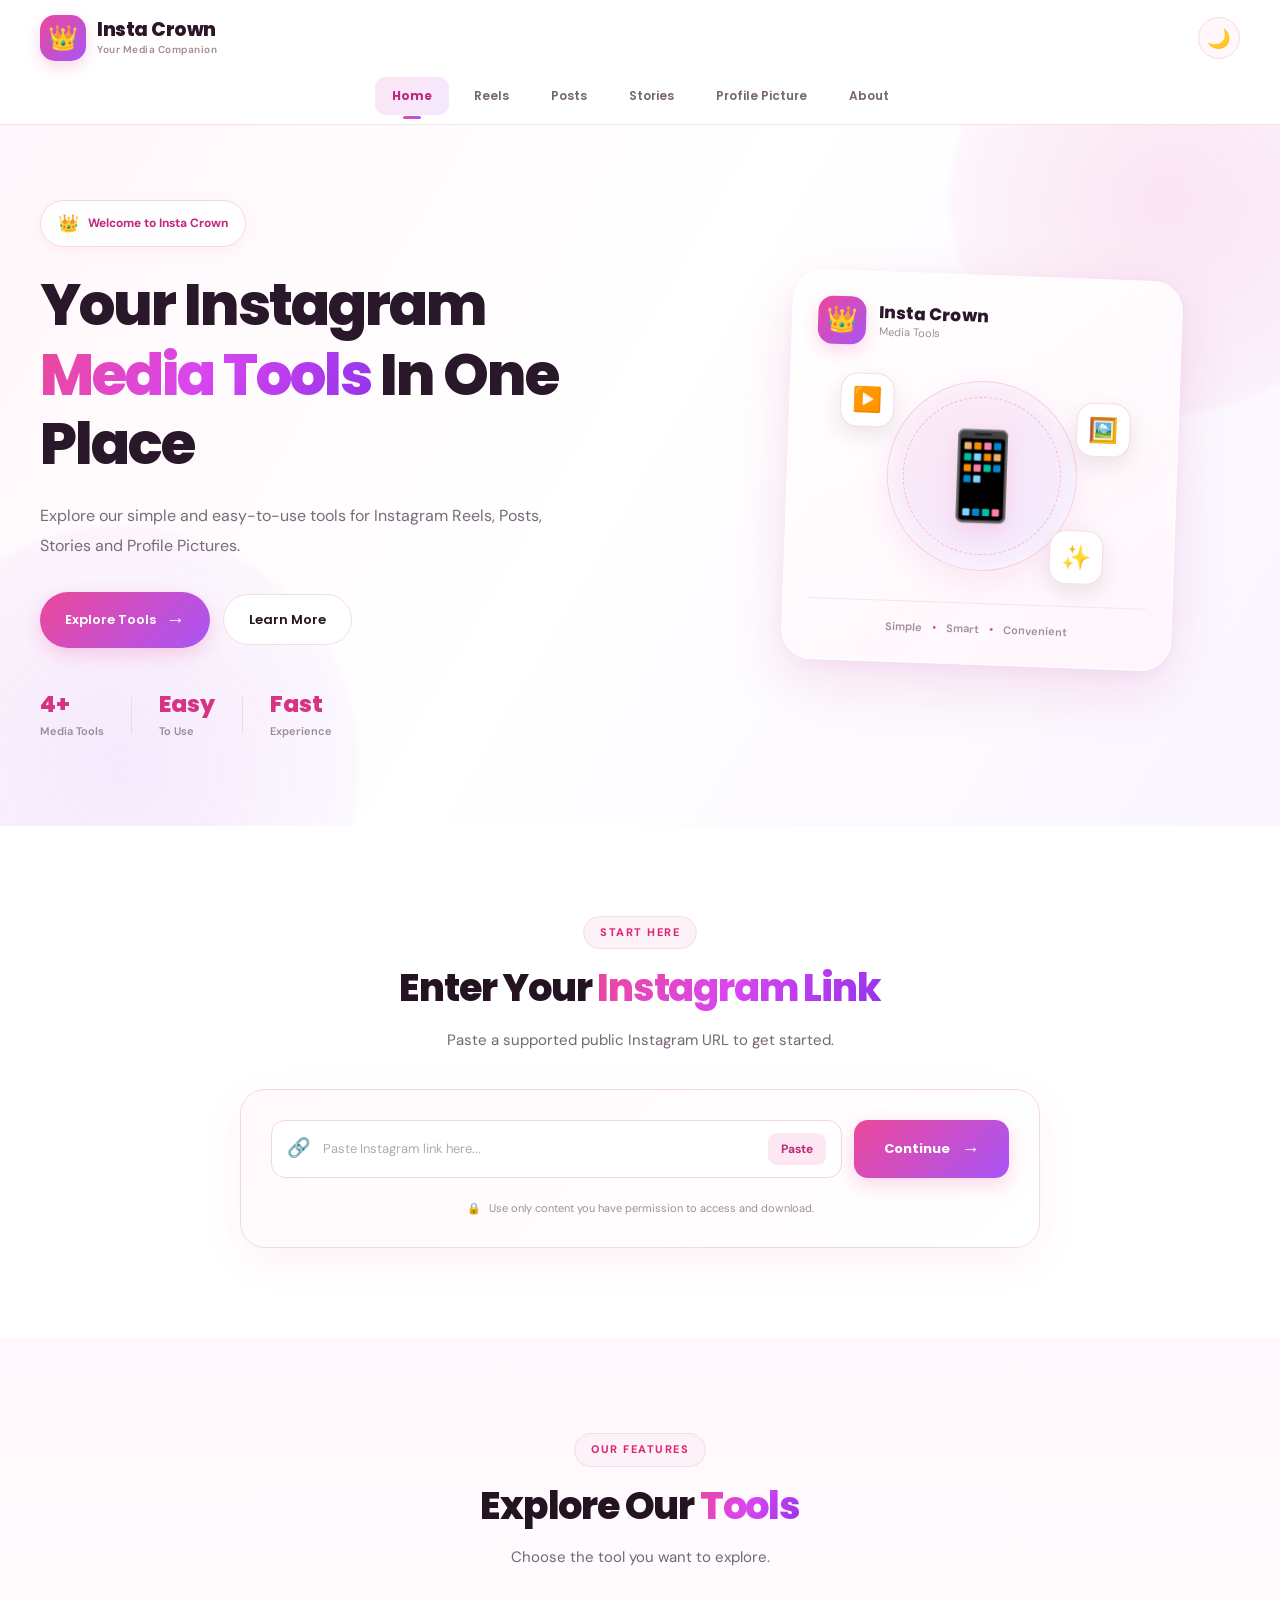
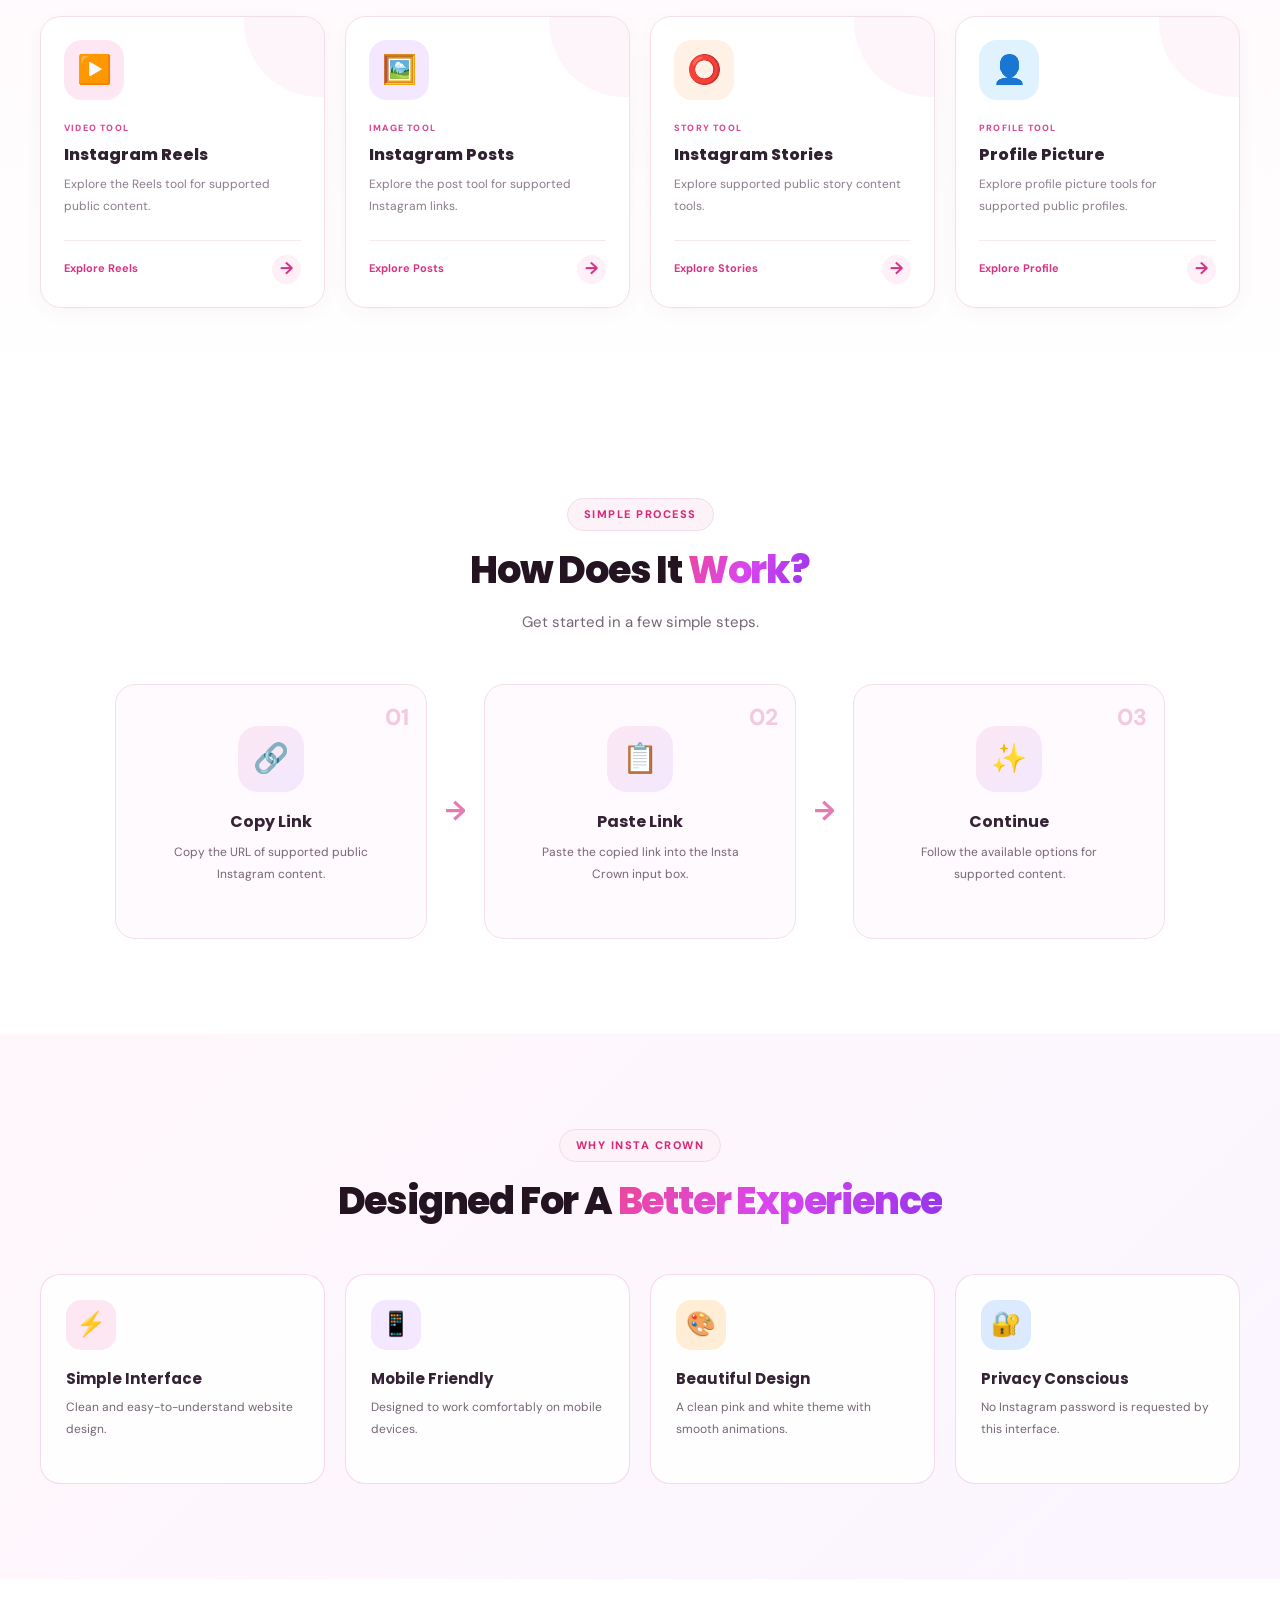
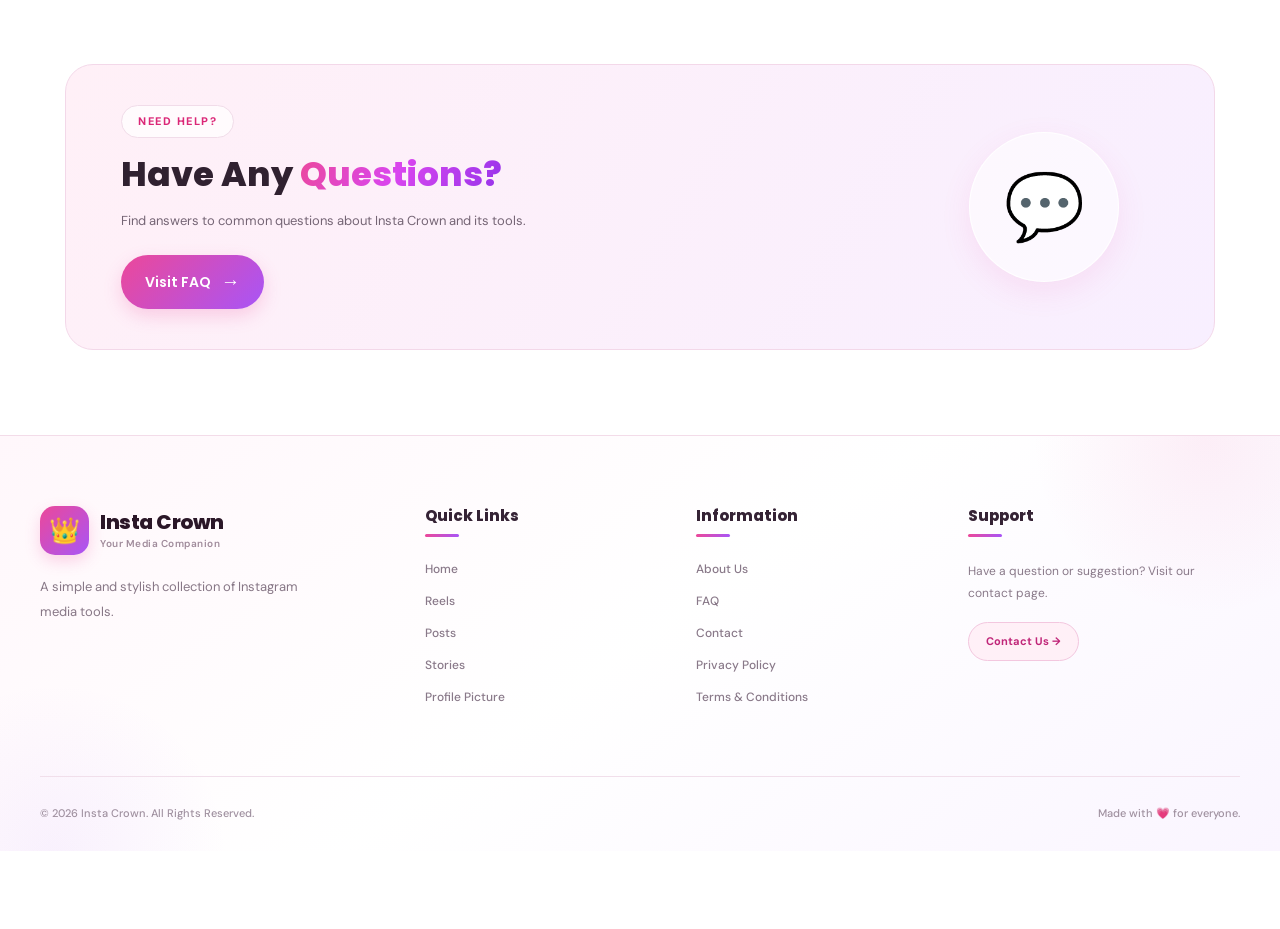
<file: html/home.html>
<!DOCTYPE html>
<html lang="en">
<head>
    <meta charset="UTF-8">
    <meta name="viewport" content="width=device-width, initial-scale=1.0">
    <meta http-equiv="refresh" content="0; url=index.html">
    <title>Insta Crown - Home</title>

    <link rel="icon" type="image/svg+xml" href="../images/favicon.svg">
    
    <script>
        window.location.replace("index.html");
    </script>
</head>
<body>
    <p>
        Redirecting to
        <a href="index.html">Insta Crown Home</a>...
    </p>
</body>
</html>
</file>
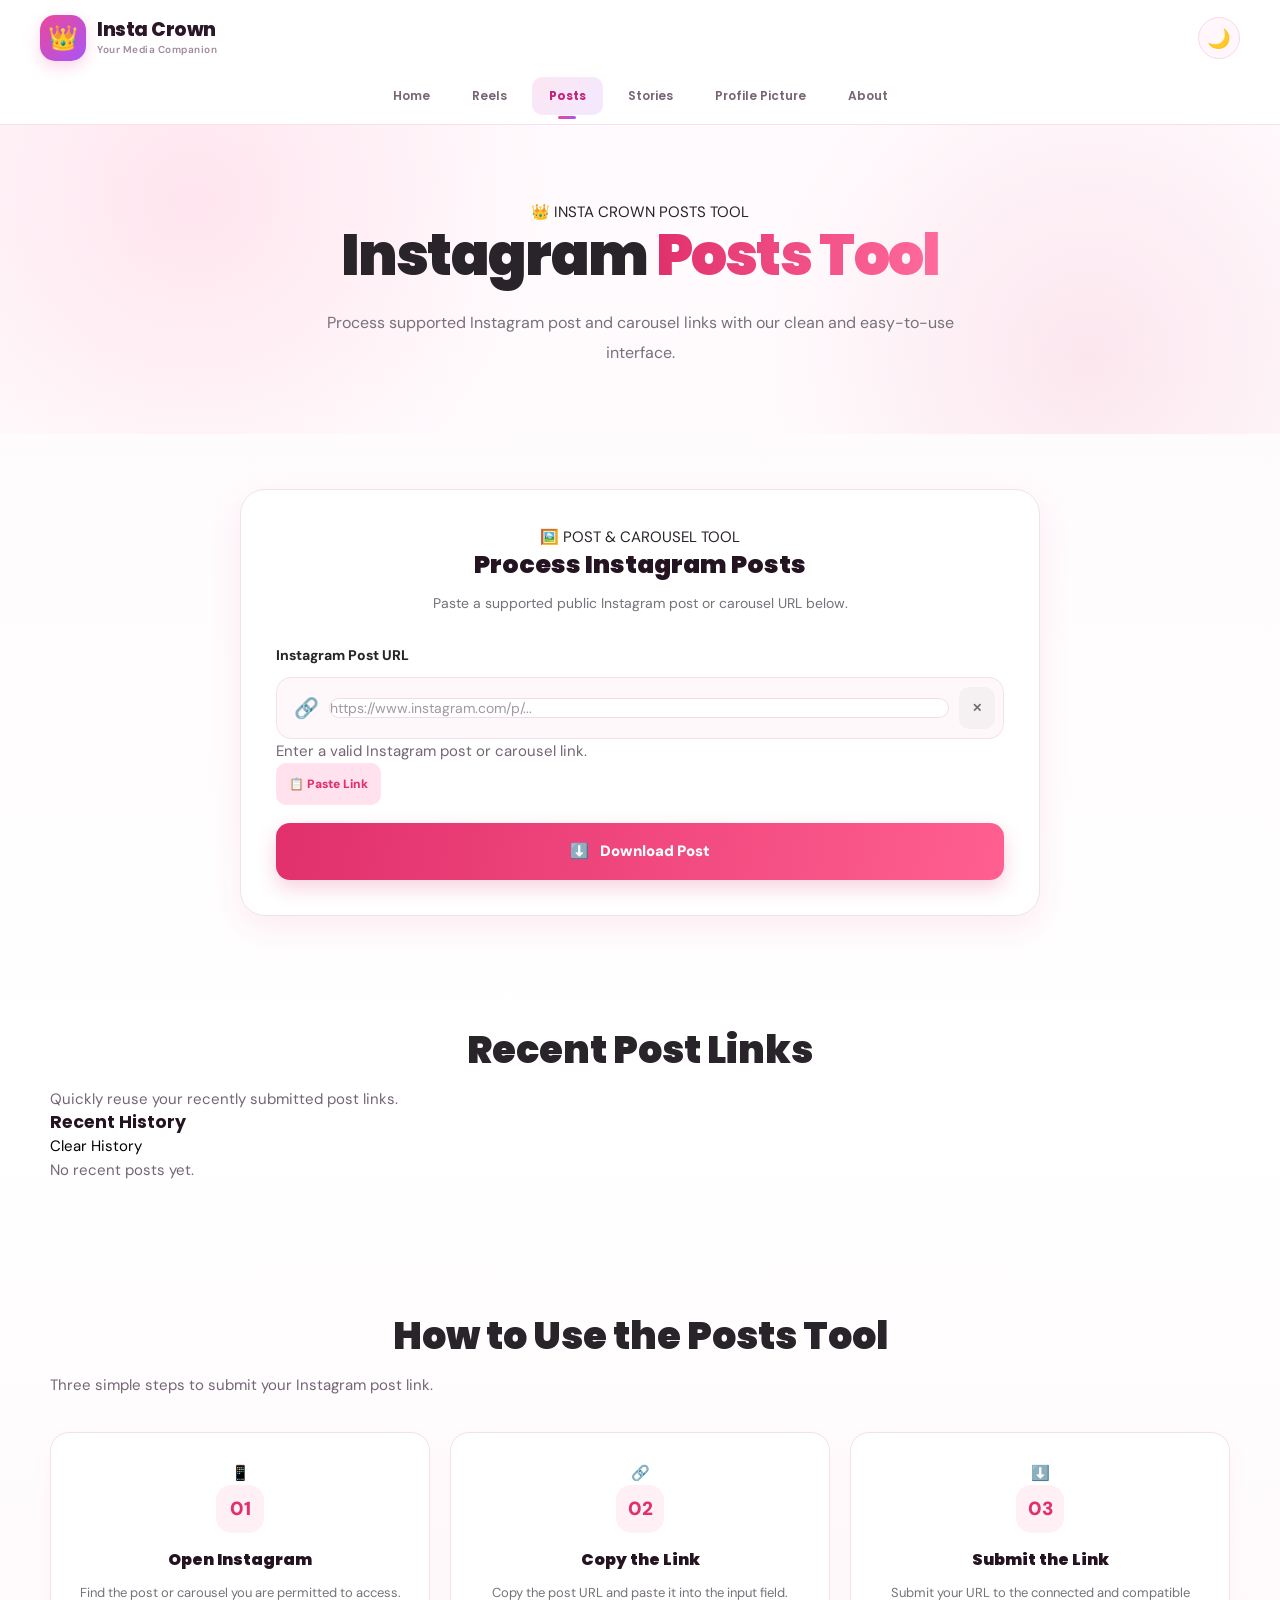
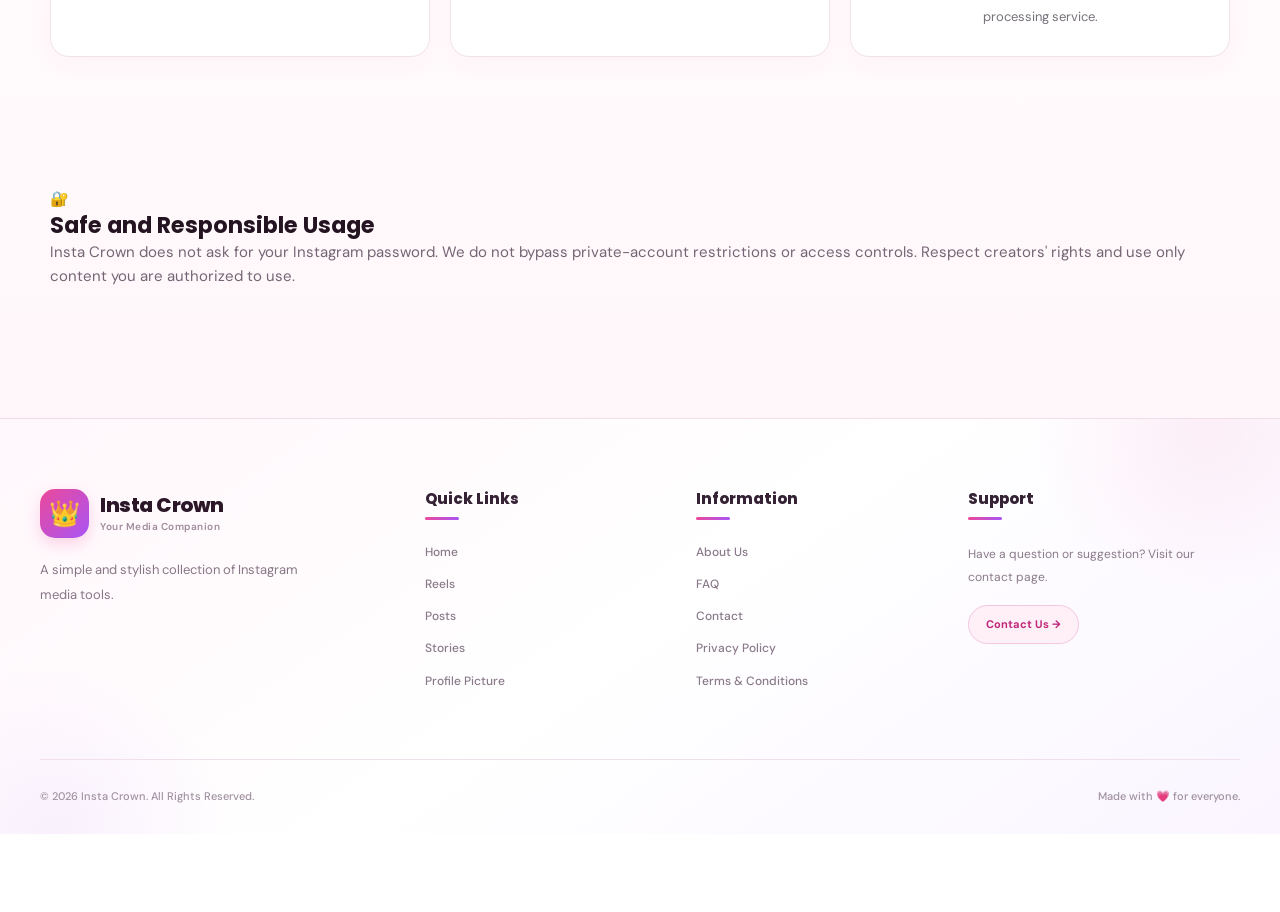
<file: html/posts.html>
<!DOCTYPE html>
<html lang="en">

<head>
    <meta charset="UTF-8">
    <meta name="viewport" content="width=device-width, initial-scale=1.0">
    <meta name="theme-color" content="#ffffff">
    <meta name="author" content="Insta Crown">

    <meta name="description"
        content="Insta Crown Instagram Posts tool. Process supported public Instagram post and carousel links with a simple interface.">

    <meta name="keywords"
        content="Insta Crown, Instagram Posts, Instagram Carousel, Post Downloader">

    <title>Instagram Posts Tool | Insta Crown 👑</title>

    <link rel="icon" type="image/svg+xml" href="../images/favicon.svg">

    <link rel="preconnect" href="https://fonts.googleapis.com">
    <link rel="preconnect" href="https://fonts.gstatic.com" crossorigin>

    <link href="https://fonts.googleapis.com/css2?family=DM+Sans:wght@400;500;600;700;800&family=Poppins:wght@400;500;600;700;800&display=swap"
        rel="stylesheet">

    <link rel="stylesheet" href="../css/main.css">
    <link rel="stylesheet" href="../css/header.css">
    <link rel="stylesheet" href="../css/posts.css">
    <link rel="stylesheet" href="../css/footer.css">
    <link rel="stylesheet" href="../css/animations.css">
    <link rel="stylesheet" href="../css/responsive.css">
    <link rel="stylesheet" href="../css/dark-mode.css">
</head>

<body>

    <!-- WEBSITE LOADER -->
    <div class="website-loader" id="websiteLoader">
        <div class="loader-content">
            <div class="loader-crown">👑</div>
            <h2>Insta Crown</h2>
            <div class="loader-progress">
                <span></span>
            </div>
            <p>Preparing your experience...</p>
        </div>
    </div>

    <div class="website-wrapper">

        <!-- HEADER -->
        <header class="main-header" id="mainHeader">

            <div class="header-container">

                <a href="index.html" class="brand-logo">
                    <div class="logo-icon">👑</div>
                    <div class="logo-text">
                        <span class="brand-name">Insta Crown</span>
                        <span class="brand-tagline">Your Media Companion</span>
                    </div>
                </a>

                <div class="header-actions">

                    <button class="icon-button theme-toggle"
                        id="themeToggle"
                        type="button"
                        aria-label="Toggle dark mode">
                        <span class="theme-icon">🌙</span>
                    </button>

                    <button class="icon-button mobile-menu-button"
                        id="mobileMenuButton"
                        type="button"
                        aria-label="Open navigation menu"
                        aria-expanded="false">
                        <span></span>
                        <span></span>
                        <span></span>
                    </button>

                </div>
            </div>

            <nav class="desktop-navigation" id="desktopNavigation">
                <a href="index.html" class="nav-link">Home</a>
                <a href="reels.html" class="nav-link">Reels</a>
                <a href="posts.html" class="nav-link active">Posts</a>
                <a href="stories.html" class="nav-link">Stories</a>
                <a href="profile.html" class="nav-link">Profile Picture</a>
                <a href="about.html" class="nav-link">About</a>
            </nav>

        </header>

        <!-- MAIN CONTENT -->
        <main class="main-content posts-page">

            <!-- HERO SECTION -->
            <section class="posts-hero">

                <div class="posts-hero-content">

                    <div class="posts-badge">
                        <span>👑</span>
                        <span>INSTA CROWN POSTS TOOL</span>
                    </div>

                    <h1 class="posts-hero-title">
                        Instagram
                        <span>Posts Tool</span>
                    </h1>

                    <p class="posts-hero-description">
                        Process supported Instagram post and
                        carousel links with our clean and
                        easy-to-use interface.
                    </p>

                </div>

            </section>

            <!-- POST DOWNLOADER -->
            <section class="posts-section posts-downloader-section"
                id="postsDownloader">

                <div class="posts-container">

                    <div class="posts-downloader-card">

                        <div class="posts-downloader-heading">

                            <div class="posts-badge">
                                🖼️ POST & CAROUSEL TOOL
                            </div>

                            <h2>Process Instagram Posts</h2>

                            <p>
                                Paste a supported public Instagram
                                post or carousel URL below.
                            </p>

                        </div>

                        <form id="postsDownloaderForm"
                            class="posts-downloader-form"
                            novalidate>

                            <label class="posts-input-label"
                                for="postsInstagramUrl">
                                Instagram Post URL
                            </label>

                            <div class="posts-input-wrapper">

                                <span class="posts-input-icon">🔗</span>

                                <input
                                    type="url"
                                    id="postsInstagramUrl"
                                    name="postsInstagramUrl"
                                    placeholder="https://www.instagram.com/p/..."
                                    autocomplete="url"
                                    inputmode="url"
                                    required
                                    aria-describedby="postsInputHelp">

                                <button
                                    type="button"
                                    class="posts-clear-button"
                                    data-posts-clear
                                    aria-label="Clear post URL">
                                    ✕
                                </button>

                            </div>

                            <p id="postsInputHelp"
                                class="posts-input-help">
                                Enter a valid Instagram post or carousel link.
                            </p>

                            <div class="posts-form-actions">

                                <button
                                    type="button"
                                    class="posts-paste-button"
                                    data-posts-paste>
                                    📋 Paste Link
                                </button>

                                <button
                                    type="submit"
                                    id="postsDownloadButton"
                                    class="posts-download-button">
                                    <span>⬇️</span>
                                    <span>Download Post</span>
                                </button>

                            </div>

                        </form>

                        <!-- LOADING -->
                        <div id="postsDownloadLoading"
                            class="posts-download-loading"
                            hidden
                            aria-live="polite">

                            <div class="posts-loading-spinner"></div>

                            <h3>Processing your post...</h3>

                            <p>
                                Please wait while your request is being processed.
                            </p>

                        </div>

                        <!-- ERROR -->
                        <div id="postsDownloadError"
                            class="posts-download-error"
                            role="alert"
                            hidden>
                        </div>

                        <!-- RESULT -->
                        <div id="postsDownloadResult"
                            class="posts-download-result"
                            hidden>

                            <div class="posts-result-heading">
                                <span>✅</span>
                                <h3>Your Post is Ready</h3>
                            </div>

                            <div id="postsResultGallery"
                                class="posts-result-gallery"
                                aria-live="polite">
                            </div>

                            <a
                                id="postsResultLink"
                                class="posts-result-download-button"
                                href="#"
                                target="_blank"
                                rel="noopener noreferrer"
                                hidden>
                                ⬇️ Download Processed Post
                            </a>

                            <p class="posts-result-note">
                                Use downloaded content only when you
                                own it or have permission to use it.
                            </p>

                        </div>

                    </div>

                </div>

            </section>

            <!-- RECENT HISTORY -->
            <section class="posts-section posts-history-section">

                <div class="posts-container">

                    <h2 class="posts-section-title">
                        Recent Post Links
                    </h2>

                    <p class="posts-section-subtitle">
                        Quickly reuse your recently submitted post links.
                    </p>

                    <div class="posts-history-card">

                        <div class="posts-history-header">
                            <h3>Recent History</h3>

                            <button
                                type="button"
                                class="posts-history-clear"
                                onclick="window.InstaCrownPosts && window.InstaCrownPosts.clearHistory()">
                                Clear History
                            </button>
                        </div>

                        <div id="postsRecentHistory"
                            class="posts-recent-history"
                            aria-live="polite">

                            <p class="empty-history">
                                No recent posts yet.
                            </p>

                        </div>

                    </div>

                </div>

            </section>

            <!-- HOW TO USE -->
            <section class="posts-section posts-how-section">

                <div class="posts-container">

                    <h2 class="posts-section-title">
                        How to Use the Posts Tool
                    </h2>

                    <p class="posts-section-subtitle">
                        Three simple steps to submit your Instagram post link.
                    </p>

                    <div class="posts-steps-grid">

                        <article class="posts-step-card">
                            <div class="posts-step-icon">📱</div>
                            <span class="posts-step-number">01</span>
                            <h3>Open Instagram</h3>
                            <p>
                                Find the post or carousel you are
                                permitted to access.
                            </p>
                        </article>

                        <article class="posts-step-card">
                            <div class="posts-step-icon">🔗</div>
                            <span class="posts-step-number">02</span>
                            <h3>Copy the Link</h3>
                            <p>
                                Copy the post URL and paste it
                                into the input field.
                            </p>
                        </article>

                        <article class="posts-step-card">
                            <div class="posts-step-icon">⬇️</div>
                            <span class="posts-step-number">03</span>
                            <h3>Submit the Link</h3>
                            <p>
                                Submit your URL to the connected
                                and compatible processing service.
                            </p>
                        </article>

                    </div>

                </div>

            </section>

            <!-- PRIVACY INFORMATION -->
            <section class="posts-section posts-info-section">

                <div class="posts-container">

                    <div class="posts-info-card">

                        <div class="posts-info-icon">🔐</div>

                        <div>
                            <h2>Safe and Responsible Usage</h2>

                            <p>
                                Insta Crown does not ask for your
                                Instagram password. We do not bypass
                                private-account restrictions or access
                                controls. Respect creators' rights and
                                use only content you are authorized to use.
                            </p>
                        </div>

                    </div>

                </div>

            </section>

        </main>

        <!-- FOOTER -->
        <footer class="main-footer">

            <div class="footer-container">

                <div class="footer-brand">

                    <a href="index.html"
                        class="brand-logo footer-logo">

                        <div class="logo-icon">👑</div>

                        <div class="logo-text">
                            <span class="brand-name">Insta Crown</span>
                            <span class="brand-tagline">Your Media Companion</span>
                        </div>

                    </a>

                    <p>
                        A simple and stylish collection
                        of Instagram media tools.
                    </p>

                </div>

                <div class="footer-links-column">
                    <h3>Quick Links</h3>
                    <a href="index.html">Home</a>
                    <a href="reels.html">Reels</a>
                    <a href="posts.html">Posts</a>
                    <a href="stories.html">Stories</a>
                    <a href="profile.html">Profile Picture</a>
                </div>

                <div class="footer-links-column">
                    <h3>Information</h3>
                    <a href="about.html">About Us</a>
                    <a href="faq.html">FAQ</a>
                    <a href="contact.html">Contact</a>
                    <a href="privacy.html">Privacy Policy</a>
                    <a href="terms.html">Terms & Conditions</a>
                </div>

                <div class="footer-links-column">
                    <h3>Support</h3>
                    <p>
                        Have a question or suggestion?
                        Visit our contact page.
                    </p>
                    <a href="contact.html"
                        class="footer-contact-link">
                        Contact Us →
                    </a>
                </div>

            </div>

            <div class="footer-bottom">
                <p>
                    © <span id="currentYear">2026</span>
                    Insta Crown. All Rights Reserved.
                </p>

                <p class="footer-made-text">
                    Made with 💗 for everyone.
                </p>
            </div>

        </footer>

        <!-- MOBILE BOTTOM NAVIGATION: ONLY THREE -->
        <nav class="mobile-bottom-navigation"
            id="mobileBottomNavigation"
            aria-label="Mobile navigation">

            <a href="index.html" class="bottom-nav-item">
                <span class="bottom-nav-icon">🏠</span>
                <span class="bottom-nav-label">Home</span>
            </a>

            <a href="reels.html" class="bottom-nav-item">
                <span class="bottom-nav-icon">▶️</span>
                <span class="bottom-nav-label">Reels</span>
            </a>

            <a href="about.html" class="bottom-nav-item">
                <span class="bottom-nav-icon">👑</span>
                <span class="bottom-nav-label">About</span>
            </a>

        </nav>

    </div>

    <!-- SHARED JAVASCRIPT -->
    <script src="../js/main.js" defer></script>
    <script src="../js/navigation.js" defer></script>
    <script src="../js/theme.js" defer></script>
    <script src="../js/animations.js" defer></script>
    <script src="../js/clipboard.js" defer></script>
    <script src="../js/validation.js" defer></script>
    <script src="../js/downloader.js" defer></script>

    <!-- POSTS PAGE CONTROLLER -->
    <script src="../js/pages/posts.js" defer></script>

</body>
</html>
</file>
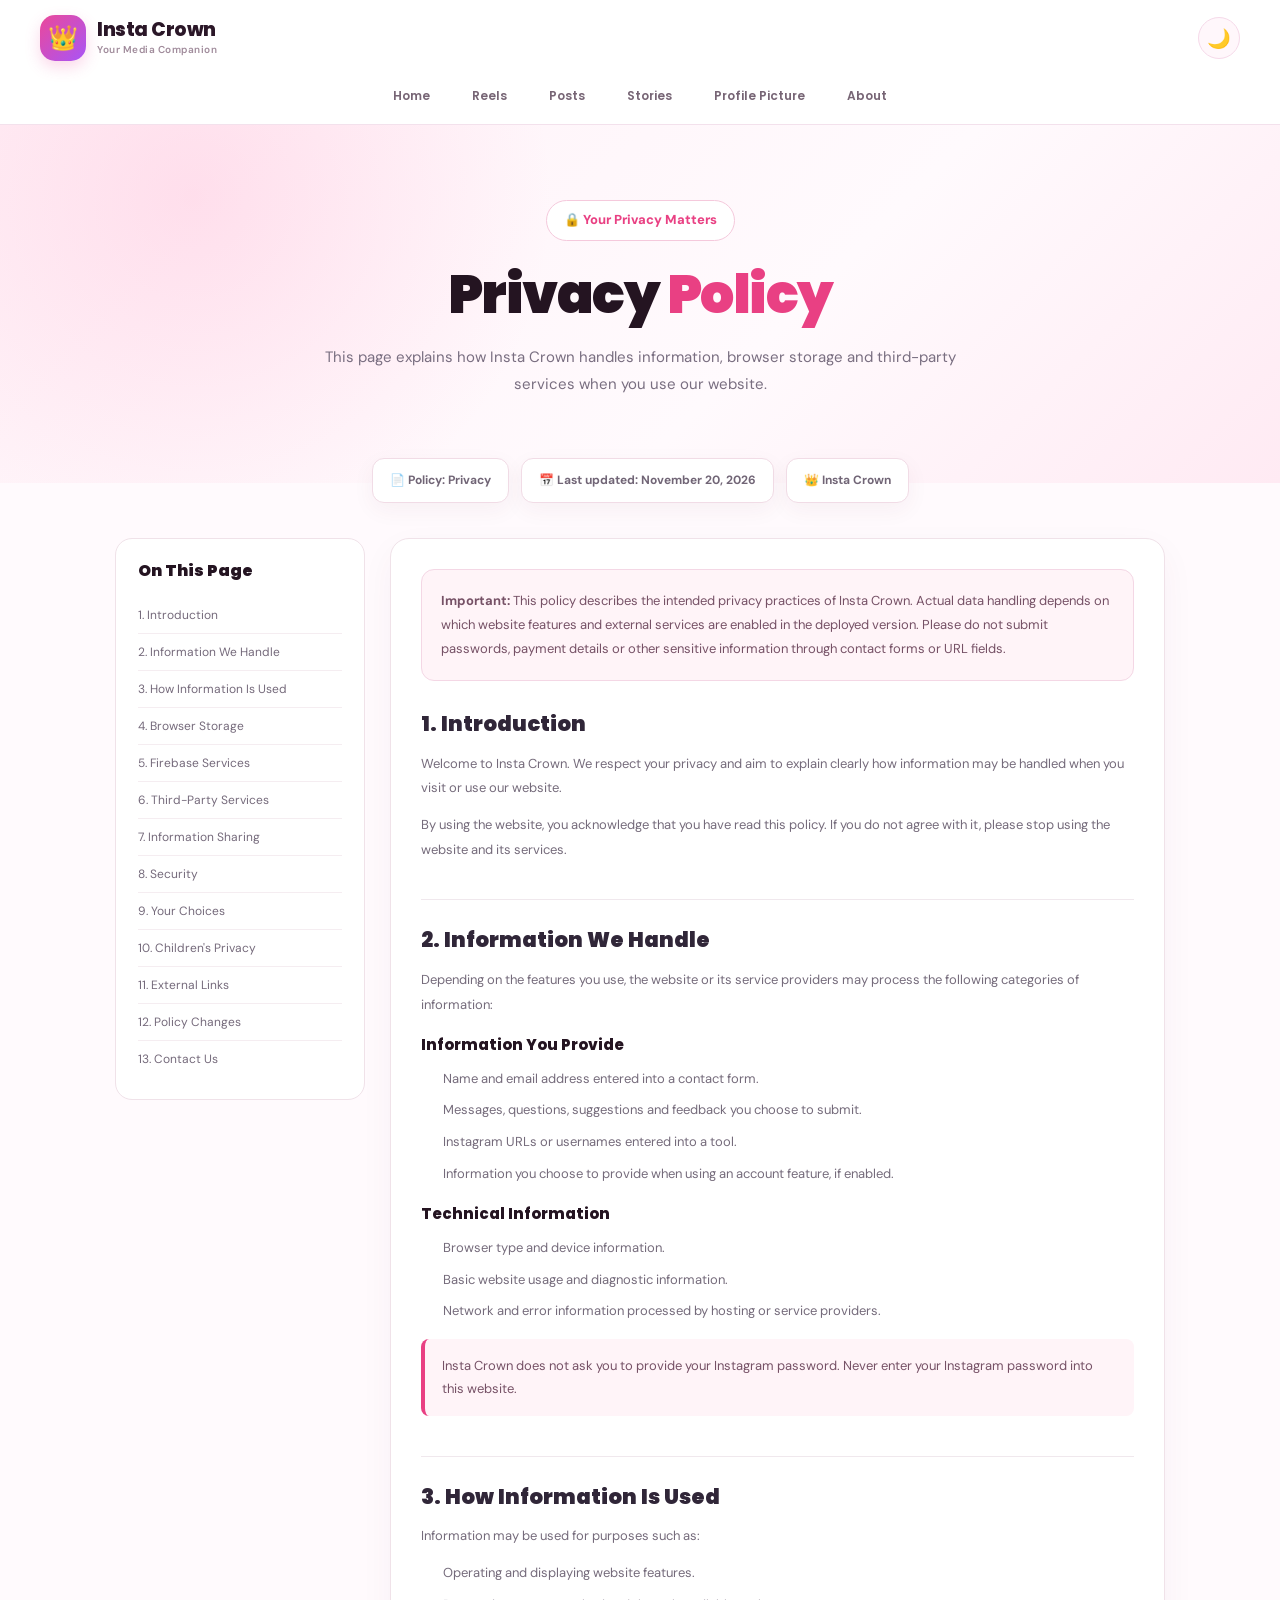
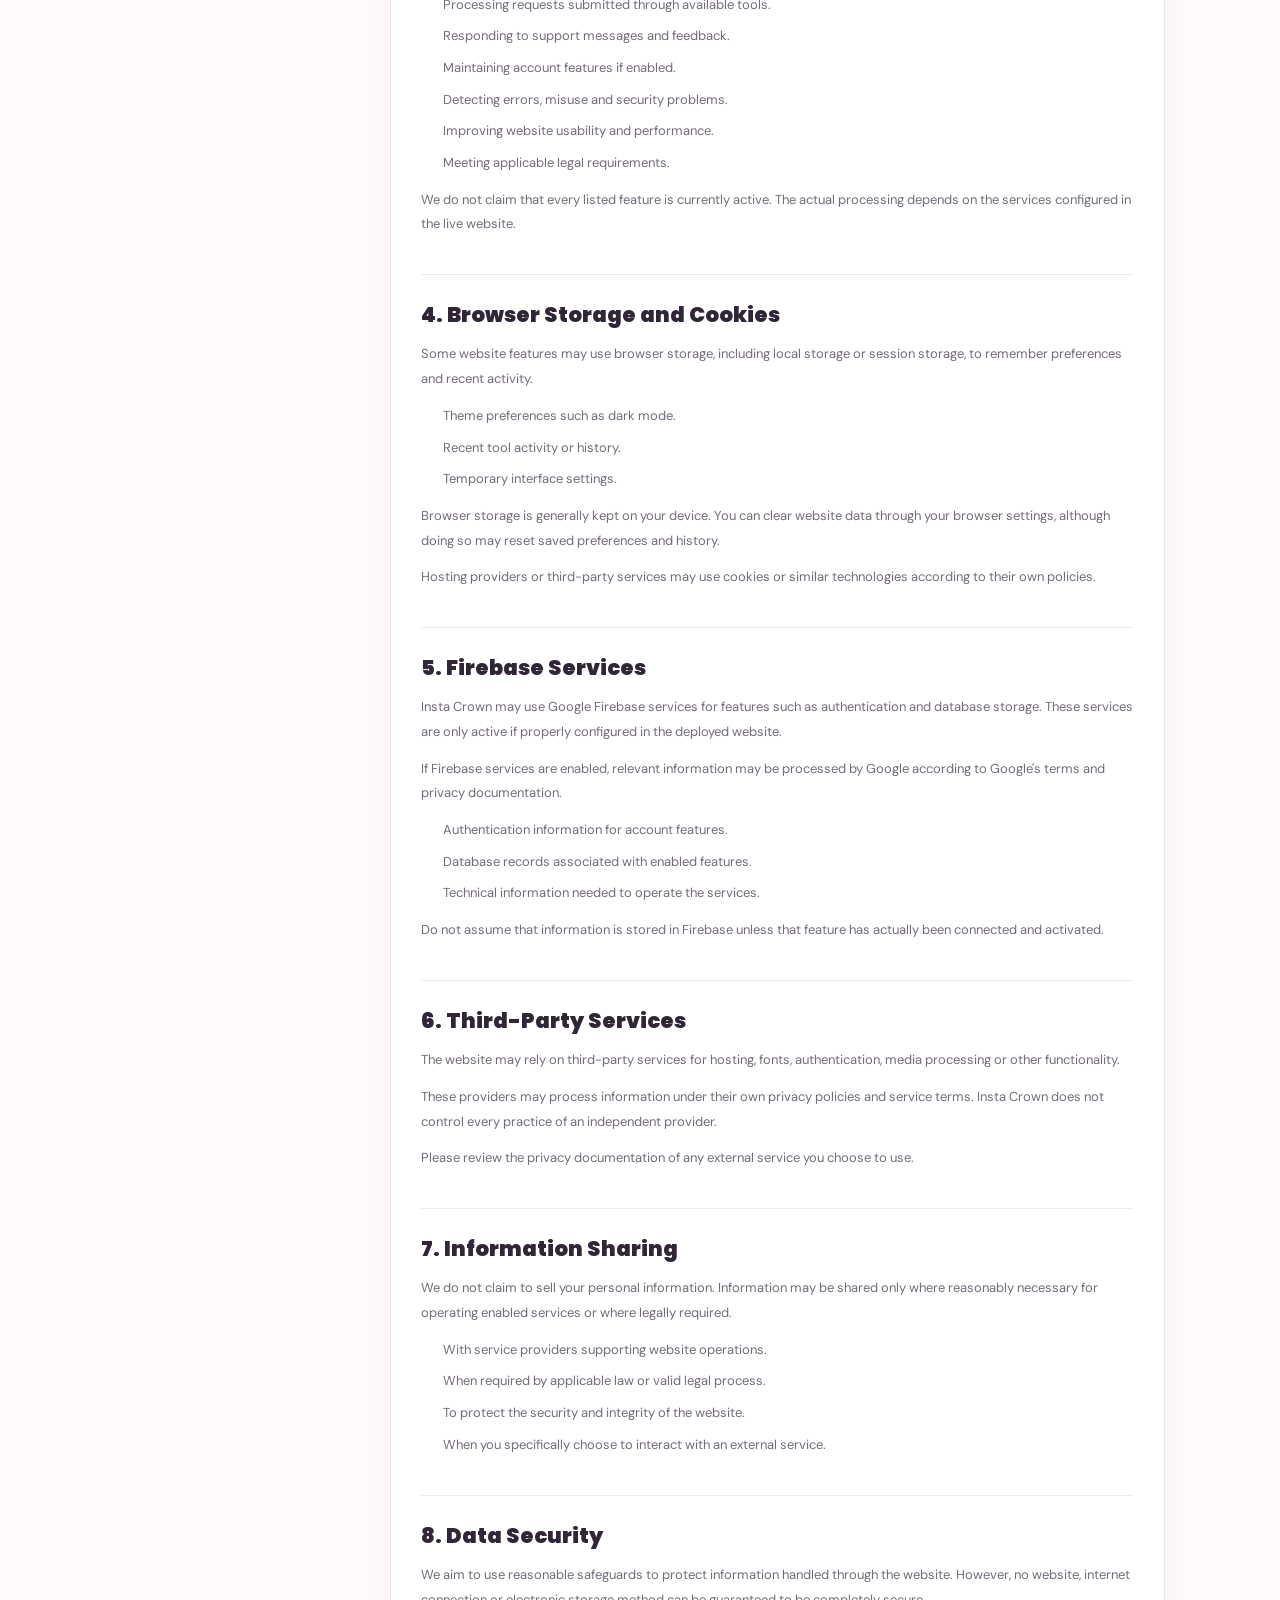
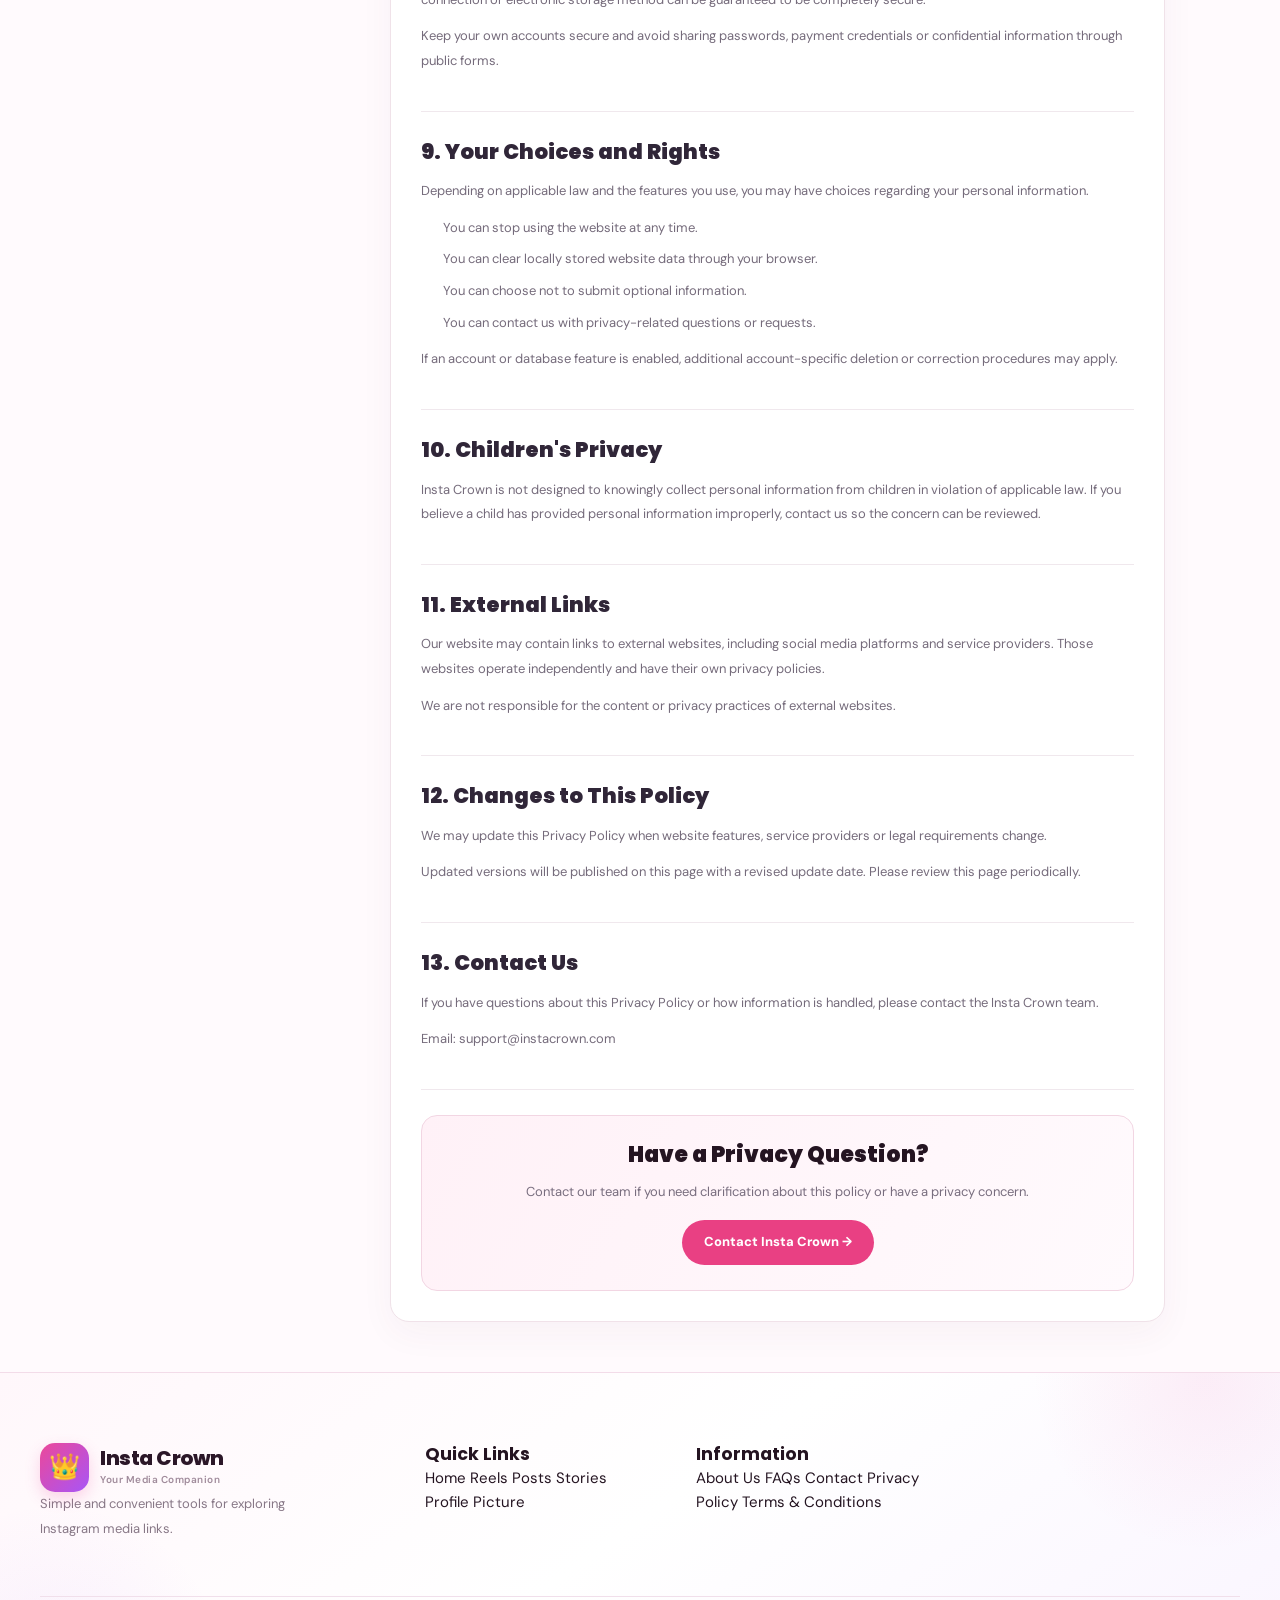
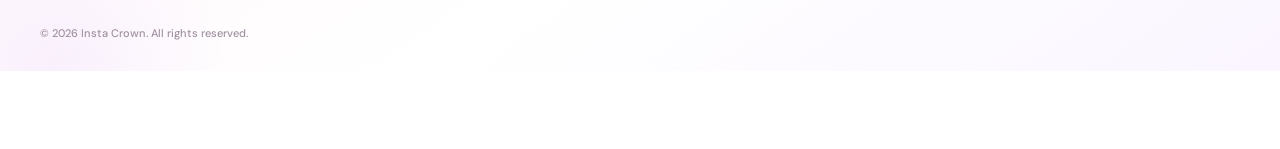
<file: html/privacy.html>
<!DOCTYPE html>
<html lang="en">
<head>
    <meta charset="UTF-8">
    <meta name="viewport" content="width=device-width, initial-scale=1.0">
    <meta name="theme-color" content="#ffffff">
    <meta name="description" content="Read the Insta Crown Privacy Policy to understand how information, browser storage and third-party services are handled.">
    <title>Privacy Policy | Insta Crown</title>

    <link rel="icon" type="image/svg+xml" href="../images/favicon.svg">

    <link rel="preconnect" href="https://fonts.googleapis.com">
    <link rel="preconnect" href="https://fonts.gstatic.com" crossorigin>
    <link href="https://fonts.googleapis.com/css2?family=DM+Sans:wght@400;500;600;700;800&family=Poppins:wght@400;500;600;700;800&display=swap" rel="stylesheet">

    <link rel="stylesheet" href="../css/main.css">
    <link rel="stylesheet" href="../css/header.css">
    <link rel="stylesheet" href="../css/footer.css">
    <link rel="stylesheet" href="../css/animations.css">
    <link rel="stylesheet" href="../css/responsive.css">
    <link rel="stylesheet" href="../css/dark-mode.css">

    <style>
        .privacy-page {
            min-height: 100vh;
            padding-bottom: 50px;
            background: #fffafd;
            color: #302638;
        }

        .privacy-hero {
            padding: 75px 20px 85px;
            text-align: center;
            background:
                radial-gradient(circle at 15% 20%, rgba(255,155,195,.24), transparent 32%),
                linear-gradient(135deg,#fff1f7,#fffafd 60%,#ffeaf3);
        }

        .privacy-hero-badge {
            display: inline-block;
            margin-bottom: 18px;
            padding: 9px 17px;
            border: 1px solid #f5c9dc;
            border-radius: 50px;
            background: #fff;
            color: #e94083;
            font-size: 13px;
            font-weight: 800;
        }

        .privacy-hero h1 {
            margin-bottom: 15px;
            font-size: clamp(35px,6vw,54px);
            font-weight: 900;
            letter-spacing: -1.5px;
        }

        .privacy-hero h1 span {
            color: #e94083;
        }

        .privacy-hero p {
            max-width: 650px;
            margin: auto;
            color: #796e80;
            font-size: 15px;
            line-height: 1.8;
        }

        .privacy-container {
            width: min(1050px,calc(100% - 35px));
            margin: 0 auto;
        }

        .privacy-meta {
            display: flex;
            justify-content: center;
            flex-wrap: wrap;
            gap: 12px;
            margin: -25px auto 35px;
            position: relative;
        }

        .privacy-meta span {
            padding: 12px 17px;
            border: 1px solid #f1dce6;
            border-radius: 12px;
            background: #fff;
            color: #716576;
            font-size: 12px;
            font-weight: 700;
            box-shadow: 0 7px 22px rgba(90,35,65,.05);
        }

        .privacy-layout {
            display: grid;
            grid-template-columns: 250px minmax(0,1fr);
            align-items: start;
            gap: 25px;
        }

        .privacy-toc {
            position: sticky;
            top: 20px;
            padding: 22px;
            border: 1px solid #f0e2e9;
            border-radius: 17px;
            background: #fff;
        }

        .privacy-toc h3 {
            margin-bottom: 15px;
            font-size: 16px;
            font-weight: 850;
        }

        .privacy-toc a {
            display: block;
            padding: 9px 0;
            color: #756a7b;
            font-size: 12px;
            line-height: 1.5;
            text-decoration: none;
            border-bottom: 1px solid #f5edf1;
        }

        .privacy-toc a:last-child {
            border-bottom: 0;
        }

        .privacy-toc a:hover {
            color: #e94083;
        }

        .privacy-content {
            min-width: 0;
            padding: 30px;
            border: 1px solid #f0e2e9;
            border-radius: 19px;
            background: #fff;
            box-shadow: 0 12px 35px rgba(90,35,65,.045);
        }

        .privacy-intro {
            margin-bottom: 28px;
            padding: 19px;
            border: 1px solid #f4d7e5;
            border-radius: 13px;
            background: #fff4f8;
            color: #765166;
            font-size: 13px;
            line-height: 1.85;
        }

        .privacy-section {
            padding: 25px 0;
            border-bottom: 1px solid #f0e8ed;
            scroll-margin-top: 25px;
        }

        .privacy-section:first-of-type {
            padding-top: 0;
        }

        .privacy-section:last-child {
            border-bottom: 0;
        }

        .privacy-section h2 {
            margin-bottom: 13px;
            color: #302638;
            font-size: 21px;
            font-weight: 850;
            line-height: 1.4;
        }

        .privacy-section h3 {
            margin: 18px 0 8px;
            font-size: 15px;
            font-weight: 800;
        }

        .privacy-section p,
        .privacy-section li {
            color: #756b7b;
            font-size: 13px;
            line-height: 1.9;
        }

        .privacy-section p {
            margin-bottom: 12px;
        }

        .privacy-section ul {
            padding-left: 22px;
            margin: 12px 0;
        }

        .privacy-section li {
            margin-bottom: 7px;
        }

        .privacy-highlight {
            padding: 15px 17px;
            margin: 15px 0;
            border-left: 4px solid #e94083;
            border-radius: 8px;
            background: #fff4f8;
            color: #765166;
            font-size: 13px;
            line-height: 1.8;
        }

        .privacy-contact-card {
            margin-top: 25px;
            padding: 25px;
            border: 1px solid #f2d6e3;
            border-radius: 16px;
            background: linear-gradient(120deg,#fff1f7,#fffafd);
            text-align: center;
        }

        .privacy-contact-card h2 {
            margin-bottom: 10px;
            font-size: 22px;
            font-weight: 850;
        }

        .privacy-contact-card p {
            margin-bottom: 17px;
            color: #786d7e;
            font-size: 13px;
            line-height: 1.8;
        }

        .privacy-contact-button {
            display: inline-flex;
            min-height: 45px;
            align-items: center;
            justify-content: center;
            padding: 11px 22px;
            border-radius: 50px;
            background: #e94083;
            color: #fff;
            font-size: 13px;
            font-weight: 800;
            text-decoration: none;
        }

        .privacy-contact-button:hover {
            background: #c92b6c;
        }

        body.dark-mode .privacy-page {
            background: #15121b;
            color: #f5eff7;
        }

        body.dark-mode .privacy-hero {
            background: linear-gradient(135deg,#211724,#18141e 60%,#291827);
        }

        body.dark-mode .privacy-hero h1,
        body.dark-mode .privacy-section h2,
        body.dark-mode .privacy-section h3,
        body.dark-mode .privacy-toc h3,
        body.dark-mode .privacy-contact-card h2 {
            color: #fff4fa;
        }

        body.dark-mode .privacy-hero p,
        body.dark-mode .privacy-section p,
        body.dark-mode .privacy-section li,
        body.dark-mode .privacy-contact-card p {
            color: #bdb2c5;
        }

        body.dark-mode .privacy-meta span,
        body.dark-mode .privacy-toc,
        body.dark-mode .privacy-content {
            border-color: #3a3040;
            background: #211c29;
            color: #d9cddd;
        }

        body.dark-mode .privacy-toc a {
            border-color: #3a3040;
            color: #c2b5c9;
        }

        body.dark-mode .privacy-section {
            border-color: #3a3040;
        }

        body.dark-mode .privacy-intro,
        body.dark-mode .privacy-highlight,
        body.dark-mode .privacy-contact-card {
            border-color: #553348;
            background: #30202d;
            color: #e5b6cb;
        }

        @media(max-width:800px) {
            .privacy-layout {
                grid-template-columns: 1fr;
            }

            .privacy-toc {
                position: static;
            }

            .privacy-toc-links {
                display: grid;
                grid-template-columns: repeat(2,minmax(0,1fr));
                gap: 0 15px;
            }
        }

        @media(max-width:550px) {
            .privacy-hero {
                padding: 60px 17px 75px;
            }

            .privacy-container {
                width: calc(100% - 26px);
            }

            .privacy-content {
                padding: 21px 17px;
            }

            .privacy-section h2 {
                font-size: 19px;
            }

            .privacy-toc-links {
                grid-template-columns: 1fr;
            }

            .privacy-meta span {
                font-size: 11px;
            }
        }

        @media(prefers-reduced-motion:reduce) {
            .privacy-page *,
            .privacy-page *::before,
            .privacy-page *::after {
                animation-duration: .01ms !important;
                transition-duration: .01ms !important;
            }
        }
    </style>
</head>

<body>

    <div class="website-loader" id="websiteLoader">
        <div class="loader-content">
            <div class="loader-crown">👑</div>
            <h2>Insta Crown</h2>
            <div class="loader-progress"><span></span></div>
            <p>Preparing your experience...</p>
        </div>
    </div>

    <div class="website-wrapper">

        <!-- HEADER -->
        <header class="main-header" id="mainHeader">
            <div class="header-container">

                <a href="index.html" class="brand-logo">
                    <div class="logo-icon">👑</div>
                    <div class="logo-text">
                        <span class="brand-name">Insta Crown</span>
                        <span class="brand-tagline">Your Media Companion</span>
                    </div>
                </a>

                <div class="header-actions">
                    <button class="icon-button theme-toggle"
                        id="themeToggle" type="button"
                        aria-label="Toggle dark mode">
                        <span class="theme-icon">🌙</span>
                    </button>

                    <button class="icon-button mobile-menu-button"
                        id="mobileMenuButton" type="button"
                        aria-label="Open navigation menu"
                        aria-expanded="false">
                        <span></span>
                        <span></span>
                        <span></span>
                    </button>
                </div>
            </div>

            <nav class="desktop-navigation" id="desktopNavigation">
                <a href="index.html" class="nav-link">Home</a>
                <a href="reels.html" class="nav-link">Reels</a>
                <a href="posts.html" class="nav-link">Posts</a>
                <a href="stories.html" class="nav-link">Stories</a>
                <a href="profile.html" class="nav-link">Profile Picture</a>
                <a href="about.html" class="nav-link">About</a>
            </nav>
        </header>

        <main class="main-content privacy-page">

            <!-- HERO -->
            <section class="privacy-hero">
                <div class="privacy-hero-badge">🔒 Your Privacy Matters</div>
                <h1>Privacy <span>Policy</span></h1>
                <p>
                    This page explains how Insta Crown handles information,
                    browser storage and third-party services when you use
                    our website.
                </p>
            </section>

            <div class="privacy-container">

                <div class="privacy-meta">
                    <span>📄 Policy: Privacy</span>
                    <span>📅 Last updated: November 20, 2026</span>
                    <span>👑 Insta Crown</span>
                </div>

                <div class="privacy-layout">

                    <!-- TABLE OF CONTENTS -->
                    <aside class="privacy-toc">
                        <h3>On This Page</h3>

                        <div class="privacy-toc-links">
                            <a href="#introduction">1. Introduction</a>
                            <a href="#information">2. Information We Handle</a>
                            <a href="#usage">3. How Information Is Used</a>
                            <a href="#storage">4. Browser Storage</a>
                            <a href="#firebase">5. Firebase Services</a>
                            <a href="#third-party">6. Third-Party Services</a>
                            <a href="#sharing">7. Information Sharing</a>
                            <a href="#security">8. Security</a>
                            <a href="#rights">9. Your Choices</a>
                            <a href="#children">10. Children's Privacy</a>
                            <a href="#links">11. External Links</a>
                            <a href="#changes">12. Policy Changes</a>
                            <a href="#contact">13. Contact Us</a>
                        </div>
                    </aside>

                    <!-- POLICY CONTENT -->
                    <article class="privacy-content">

                        <div class="privacy-intro">
                            <strong>Important:</strong>
                            This policy describes the intended privacy
                            practices of Insta Crown. Actual data handling
                            depends on which website features and external
                            services are enabled in the deployed version.
                            Please do not submit passwords, payment details
                            or other sensitive information through contact
                            forms or URL fields.
                        </div>

                        <section class="privacy-section" id="introduction">
                            <h2>1. Introduction</h2>
                            <p>
                                Welcome to Insta Crown. We respect your
                                privacy and aim to explain clearly how
                                information may be handled when you visit
                                or use our website.
                            </p>
                            <p>
                                By using the website, you acknowledge that
                                you have read this policy. If you do not
                                agree with it, please stop using the
                                website and its services.
                            </p>
                        </section>

                        <section class="privacy-section" id="information">
                            <h2>2. Information We Handle</h2>
                            <p>
                                Depending on the features you use, the
                                website or its service providers may
                                process the following categories of
                                information:
                            </p>

                            <h3>Information You Provide</h3>
                            <ul>
                                <li>Name and email address entered into a contact form.</li>
                                <li>Messages, questions, suggestions and feedback you choose to submit.</li>
                                <li>Instagram URLs or usernames entered into a tool.</li>
                                <li>Information you choose to provide when using an account feature, if enabled.</li>
                            </ul>

                            <h3>Technical Information</h3>
                            <ul>
                                <li>Browser type and device information.</li>
                                <li>Basic website usage and diagnostic information.</li>
                                <li>Network and error information processed by hosting or service providers.</li>
                            </ul>

                            <div class="privacy-highlight">
                                Insta Crown does not ask you to provide
                                your Instagram password. Never enter your
                                Instagram password into this website.
                            </div>
                        </section>

                        <section class="privacy-section" id="usage">
                            <h2>3. How Information Is Used</h2>
                            <p>Information may be used for purposes such as:</p>
                            <ul>
                                <li>Operating and displaying website features.</li>
                                <li>Processing requests submitted through available tools.</li>
                                <li>Responding to support messages and feedback.</li>
                                <li>Maintaining account features if enabled.</li>
                                <li>Detecting errors, misuse and security problems.</li>
                                <li>Improving website usability and performance.</li>
                                <li>Meeting applicable legal requirements.</li>
                            </ul>
                            <p>
                                We do not claim that every listed feature
                                is currently active. The actual processing
                                depends on the services configured in the
                                live website.
                            </p>
                        </section>

                        <section class="privacy-section" id="storage">
                            <h2>4. Browser Storage and Cookies</h2>
                            <p>
                                Some website features may use browser
                                storage, including local storage or
                                session storage, to remember preferences
                                and recent activity.
                            </p>

                            <ul>
                                <li>Theme preferences such as dark mode.</li>
                                <li>Recent tool activity or history.</li>
                                <li>Temporary interface settings.</li>
                            </ul>

                            <p>
                                Browser storage is generally kept on your
                                device. You can clear website data through
                                your browser settings, although doing so
                                may reset saved preferences and history.
                            </p>

                            <p>
                                Hosting providers or third-party services
                                may use cookies or similar technologies
                                according to their own policies.
                            </p>
                        </section>

                        <section class="privacy-section" id="firebase">
                            <h2>5. Firebase Services</h2>
                            <p>
                                Insta Crown may use Google Firebase
                                services for features such as
                                authentication and database storage.
                                These services are only active if properly
                                configured in the deployed website.
                            </p>

                            <p>
                                If Firebase services are enabled, relevant
                                information may be processed by Google
                                according to Google's terms and privacy
                                documentation.
                            </p>

                            <ul>
                                <li>Authentication information for account features.</li>
                                <li>Database records associated with enabled features.</li>
                                <li>Technical information needed to operate the services.</li>
                            </ul>

                            <p>
                                Do not assume that information is stored
                                in Firebase unless that feature has
                                actually been connected and activated.
                            </p>
                        </section>

                        <section class="privacy-section" id="third-party">
                            <h2>6. Third-Party Services</h2>
                            <p>
                                The website may rely on third-party
                                services for hosting, fonts, authentication,
                                media processing or other functionality.
                            </p>

                            <p>
                                These providers may process information
                                under their own privacy policies and
                                service terms. Insta Crown does not control
                                every practice of an independent provider.
                            </p>

                            <p>
                                Please review the privacy documentation
                                of any external service you choose to use.
                            </p>
                        </section>

                        <section class="privacy-section" id="sharing">
                            <h2>7. Information Sharing</h2>
                            <p>
                                We do not claim to sell your personal
                                information. Information may be shared
                                only where reasonably necessary for
                                operating enabled services or where
                                legally required.
                            </p>

                            <ul>
                                <li>With service providers supporting website operations.</li>
                                <li>When required by applicable law or valid legal process.</li>
                                <li>To protect the security and integrity of the website.</li>
                                <li>When you specifically choose to interact with an external service.</li>
                            </ul>
                        </section>

                        <section class="privacy-section" id="security">
                            <h2>8. Data Security</h2>
                            <p>
                                We aim to use reasonable safeguards to
                                protect information handled through the
                                website. However, no website, internet
                                connection or electronic storage method
                                can be guaranteed to be completely secure.
                            </p>

                            <p>
                                Keep your own accounts secure and avoid
                                sharing passwords, payment credentials
                                or confidential information through
                                public forms.
                            </p>
                        </section>

                        <section class="privacy-section" id="rights">
                            <h2>9. Your Choices and Rights</h2>
                            <p>
                                Depending on applicable law and the
                                features you use, you may have choices
                                regarding your personal information.
                            </p>

                            <ul>
                                <li>You can stop using the website at any time.</li>
                                <li>You can clear locally stored website data through your browser.</li>
                                <li>You can choose not to submit optional information.</li>
                                <li>You can contact us with privacy-related questions or requests.</li>
                            </ul>

                            <p>
                                If an account or database feature is
                                enabled, additional account-specific
                                deletion or correction procedures may
                                apply.
                            </p>
                        </section>

                        <section class="privacy-section" id="children">
                            <h2>10. Children's Privacy</h2>
                            <p>
                                Insta Crown is not designed to knowingly
                                collect personal information from children
                                in violation of applicable law. If you
                                believe a child has provided personal
                                information improperly, contact us so
                                the concern can be reviewed.
                            </p>
                        </section>

                        <section class="privacy-section" id="links">
                            <h2>11. External Links</h2>
                            <p>
                                Our website may contain links to external
                                websites, including social media platforms
                                and service providers. Those websites
                                operate independently and have their own
                                privacy policies.
                            </p>

                            <p>
                                We are not responsible for the content
                                or privacy practices of external websites.
                            </p>
                        </section>

                        <section class="privacy-section" id="changes">
                            <h2>12. Changes to This Policy</h2>
                            <p>
                                We may update this Privacy Policy when
                                website features, service providers or
                                legal requirements change.
                            </p>

                            <p>
                                Updated versions will be published on
                                this page with a revised update date.
                                Please review this page periodically.
                            </p>
                        </section>

                        <section class="privacy-section" id="contact">
                            <h2>13. Contact Us</h2>
                            <p>
                                If you have questions about this Privacy
                                Policy or how information is handled,
                                please contact the Insta Crown team.
                            </p>

                            <p>
                                Email:
                                <a href="mailto:support@instacrown.com">
                                    support@instacrown.com
                                </a>
                            </p>
                        </section>

                        <div class="privacy-contact-card">
                            <h2>Have a Privacy Question?</h2>
                            <p>
                                Contact our team if you need clarification
                                about this policy or have a privacy concern.
                            </p>
                            <a href="contact.html" class="privacy-contact-button">
                                Contact Insta Crown →
                            </a>
                        </div>

                    </article>
                </div>
            </div>

        </main>

        <!-- FOOTER -->
        <footer class="main-footer">
            <div class="footer-container">

                <div class="footer-brand">
                    <a href="index.html" class="brand-logo">
                        <div class="logo-icon">👑</div>
                        <div class="logo-text">
                            <span class="brand-name">Insta Crown</span>
                            <span class="brand-tagline">Your Media Companion</span>
                        </div>
                    </a>
                    <p>
                        Simple and convenient tools for exploring
                        Instagram media links.
                    </p>
                </div>

                <div class="footer-links">
                    <h3>Quick Links</h3>
                    <a href="index.html">Home</a>
                    <a href="reels.html">Reels</a>
                    <a href="posts.html">Posts</a>
                    <a href="stories.html">Stories</a>
                    <a href="profile.html">Profile Picture</a>
                </div>

                <div class="footer-links">
                    <h3>Information</h3>
                    <a href="about.html">About Us</a>
                    <a href="faq.html">FAQs</a>
                    <a href="contact.html">Contact</a>
                    <a href="privacy.html">Privacy Policy</a>
                    <a href="terms.html">Terms & Conditions</a>
                </div>

            </div>

            <div class="footer-bottom">
                <p>
                    © <span id="currentYear"></span>
                    Insta Crown. All rights reserved.
                </p>
            </div>
        </footer>

    </div>

    <!-- BOTTOM NAVIGATION: ONLY THREE BUTTONS -->
    <nav class="bottom-navigation" aria-label="Bottom navigation">
        <a href="index.html" class="bottom-nav-item">
            <span>⌂</span>
            <small>Home</small>
        </a>

        <a href="reels.html" class="bottom-nav-item">
            <span>▶</span>
            <small>Reels</small>
        </a>

        <a href="about.html" class="bottom-nav-item">
            <span>👑</span>
            <small>About</small>
        </a>
    </nav>

    <button class="back-to-top" id="backToTop"
        type="button" aria-label="Back to top">↑</button>

    <script src="../js/main.js"></script>
    <script src="../js/navigation.js"></script>
    <script src="../js/theme.js"></script>
    <script src="../js/animations.js"></script>

    <script>
        const yearElement = document.getElementById("currentYear");
        if (yearElement) {
            yearElement.textContent = new Date().getFullYear();
        }
    </script>

</body>
</html>
</file>
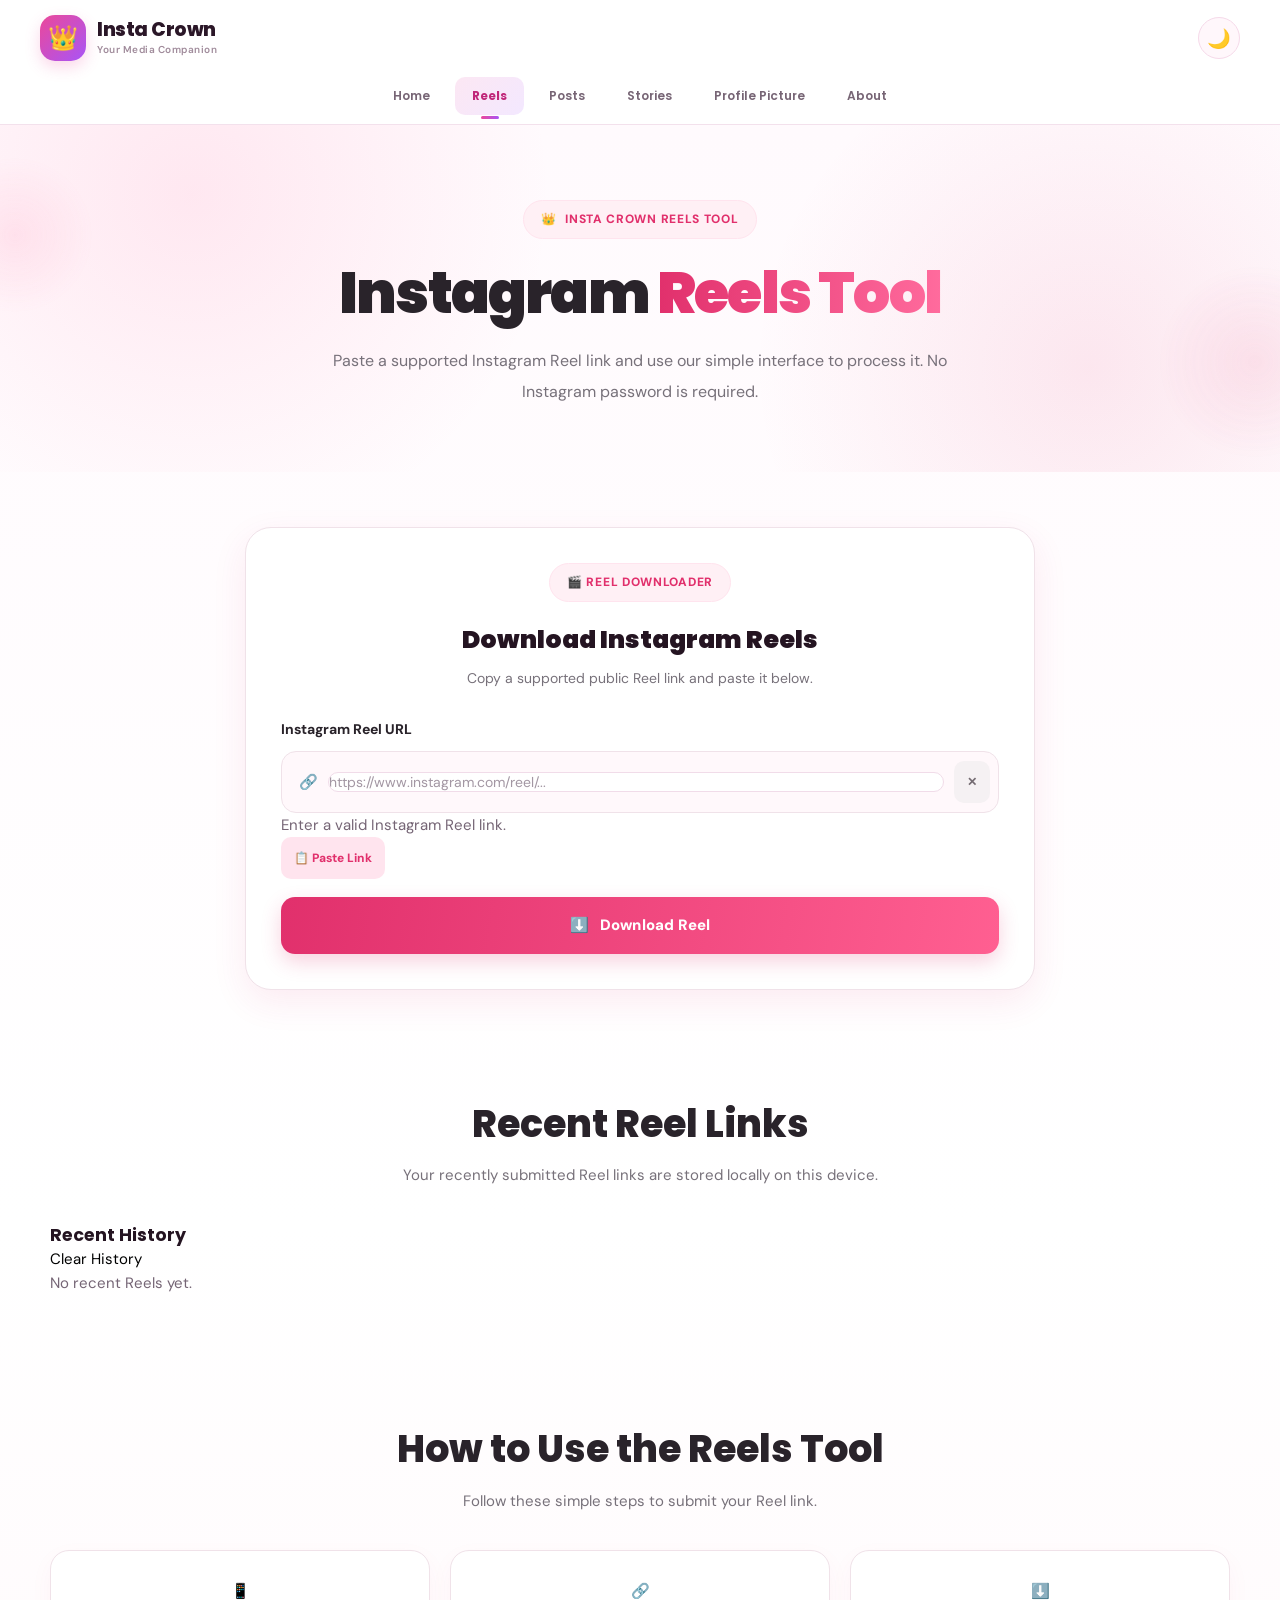
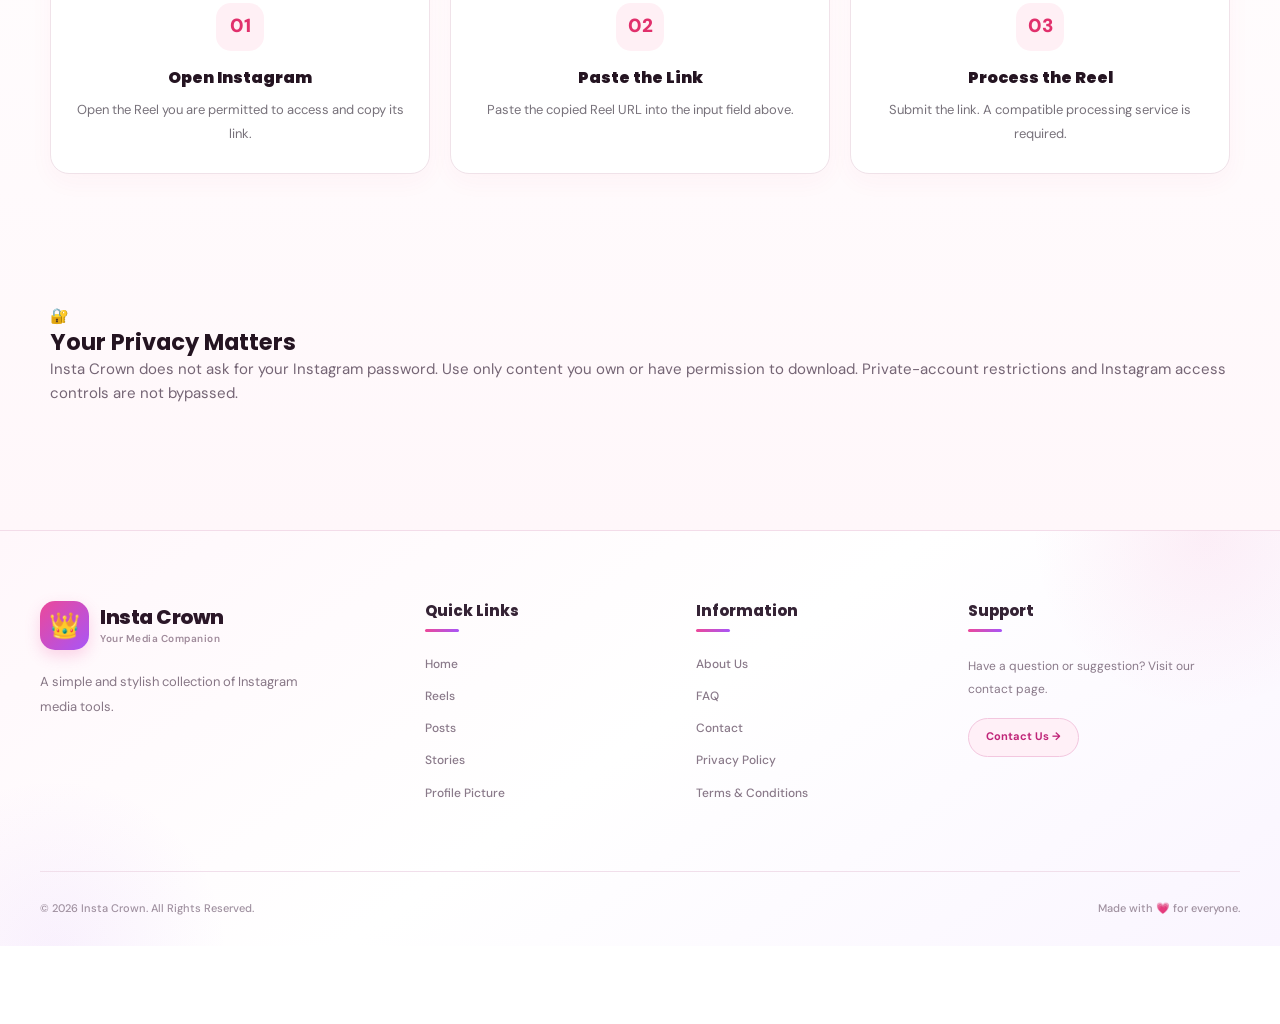
<file: html/reels.html>
<!DOCTYPE html>
<html lang="en">

<head>
    <meta charset="UTF-8">
    <meta name="viewport" content="width=device-width, initial-scale=1.0">
    <meta name="theme-color" content="#ffffff">
    <meta name="author" content="Insta Crown">

    <meta name="description"
        content="Use Insta Crown to process supported Instagram Reel links with a simple and mobile-friendly interface.">

    <meta name="keywords"
        content="Insta Crown, Instagram Reels, Reels Downloader, Instagram Reel Tools">

    <title>Instagram Reels Tool | Insta Crown 👑</title>

    <link rel="icon" type="image/svg+xml" href="../images/favicon.svg">

    <link rel="preconnect" href="https://fonts.googleapis.com">
    <link rel="preconnect" href="https://fonts.gstatic.com" crossorigin>

    <link href="https://fonts.googleapis.com/css2?family=DM+Sans:wght@400;500;600;700;800&family=Poppins:wght@400;500;600;700;800&display=swap"
        rel="stylesheet">

    <link rel="stylesheet" href="../css/main.css">
    <link rel="stylesheet" href="../css/header.css">
    <link rel="stylesheet" href="../css/reels.css">
    <link rel="stylesheet" href="../css/footer.css">
    <link rel="stylesheet" href="../css/animations.css">
    <link rel="stylesheet" href="../css/responsive.css">
    <link rel="stylesheet" href="../css/dark-mode.css">
</head>

<body>

    <!-- WEBSITE LOADER -->
    <div class="website-loader" id="websiteLoader">
        <div class="loader-content">
            <div class="loader-crown">👑</div>
            <h2>Insta Crown</h2>
            <div class="loader-progress">
                <span></span>
            </div>
            <p>Preparing your experience...</p>
        </div>
    </div>

    <div class="website-wrapper">

        <!-- HEADER -->
        <header class="main-header" id="mainHeader">

            <div class="header-container">

                <a href="index.html" class="brand-logo">
                    <div class="logo-icon">👑</div>
                    <div class="logo-text">
                        <span class="brand-name">Insta Crown</span>
                        <span class="brand-tagline">Your Media Companion</span>
                    </div>
                </a>

                <div class="header-actions">

                    <button class="icon-button theme-toggle"
                        id="themeToggle"
                        type="button"
                        aria-label="Toggle dark mode">
                        <span class="theme-icon">🌙</span>
                    </button>

                    <button class="icon-button mobile-menu-button"
                        id="mobileMenuButton"
                        type="button"
                        aria-label="Open navigation menu"
                        aria-expanded="false">
                        <span></span>
                        <span></span>
                        <span></span>
                    </button>

                </div>
            </div>

            <nav class="desktop-navigation" id="desktopNavigation">
                <a href="index.html" class="nav-link">Home</a>
                <a href="reels.html" class="nav-link active">Reels</a>
                <a href="posts.html" class="nav-link">Posts</a>
                <a href="stories.html" class="nav-link">Stories</a>
                <a href="profile.html" class="nav-link">Profile Picture</a>
                <a href="about.html" class="nav-link">About</a>
            </nav>

        </header>

        <!-- MAIN CONTENT -->
        <main class="main-content reels-page">

            <!-- HERO -->
            <section class="reels-hero">

                <div class="reels-decoration reels-decoration-one"></div>
                <div class="reels-decoration reels-decoration-two"></div>

                <div class="reels-hero-content">

                    <div class="reels-badge">
                        <span>👑</span>
                        <span>INSTA CROWN REELS TOOL</span>
                    </div>

                    <h1 class="reels-hero-title">
                        Instagram
                        <span>Reels Tool</span>
                    </h1>

                    <p class="reels-hero-description">
                        Paste a supported Instagram Reel link
                        and use our simple interface to process it.
                        No Instagram password is required.
                    </p>

                </div>

            </section>

            <!-- DOWNLOADER -->
            <section class="reels-section reels-downloader-section"
                id="reelsDownloader">

                <div class="reels-container">

                    <div class="reels-downloader-card">

                        <div class="reels-downloader-heading">

                            <div class="reels-badge">
                                🎬 REEL DOWNLOADER
                            </div>

                            <h2>Download Instagram Reels</h2>

                            <p>
                                Copy a supported public Reel link
                                and paste it below.
                            </p>

                        </div>

                        <form id="reelsDownloaderForm"
                            class="reels-downloader-form"
                            novalidate>

                            <label class="reels-input-label"
                                for="reelsInstagramUrl">
                                Instagram Reel URL
                            </label>

                            <div class="reels-input-wrapper">

                                <span class="input-icon">🔗</span>

                                <input
                                    type="url"
                                    id="reelsInstagramUrl"
                                    name="reelsInstagramUrl"
                                    placeholder="https://www.instagram.com/reel/..."
                                    autocomplete="url"
                                    inputmode="url"
                                    required
                                    aria-describedby="reelsInputHelp">

                                <button
                                    type="button"
                                    class="reels-clear-button"
                                    data-reels-clear
                                    aria-label="Clear Reel URL">
                                    ✕
                                </button>

                            </div>

                            <p id="reelsInputHelp"
                                class="reels-input-help">
                                Enter a valid Instagram Reel link.
                            </p>

                            <div class="reels-form-actions">

                                <button
                                    type="button"
                                    class="reels-paste-button"
                                    data-reels-paste>
                                    📋 Paste Link
                                </button>

                                <button
                                    type="submit"
                                    id="reelsDownloadButton"
                                    class="reels-download-button">
                                    <span>⬇️</span>
                                    <span>Download Reel</span>
                                </button>

                            </div>

                        </form>

                        <!-- LOADING -->
                        <div id="reelsDownloadLoading"
                            class="reels-download-loading"
                            hidden
                            aria-live="polite">

                            <div class="reels-loading-spinner"></div>

                            <h3>Processing your Reel...</h3>

                            <p>Please wait while we process your request.</p>

                        </div>

                        <!-- ERROR -->
                        <div id="reelsDownloadError"
                            class="reels-download-error"
                            role="alert"
                            hidden>
                        </div>

                        <!-- RESULT -->
                        <div id="reelsDownloadResult"
                            class="reels-download-result"
                            hidden>

                            <div class="reels-result-heading">
                                <span>✅</span>
                                <h3>Your Reel is Ready</h3>
                            </div>

                            <video
                                id="reelsResultVideo"
                                controls
                                playsinline
                                preload="metadata"
                                hidden>
                                Your browser does not support video playback.
                            </video>

                            <a
                                id="reelsResultLink"
                                class="reels-result-download-button"
                                href="#"
                                target="_blank"
                                rel="noopener noreferrer"
                                hidden>
                                ⬇️ Download Processed Reel
                            </a>

                            <p class="reels-result-note">
                                Only download content you have permission to use.
                            </p>

                        </div>

                    </div>

                </div>

            </section>

            <!-- RECENT HISTORY -->
            <section class="reels-section reels-history-section">

                <div class="reels-container">

                    <h2 class="reels-section-title">
                        Recent Reel Links
                    </h2>

                    <p class="reels-section-subtitle">
                        Your recently submitted Reel links are
                        stored locally on this device.
                    </p>

                    <div class="reels-history-card">

                        <div class="reels-history-header">
                            <h3>Recent History</h3>

                            <button
                                type="button"
                                class="reels-history-clear"
                                onclick="window.InstaCrownReels && window.InstaCrownReels.clearHistory()">
                                Clear History
                            </button>
                        </div>

                        <div id="reelsRecentHistory"
                            class="reels-recent-history"
                            aria-live="polite">

                            <p class="empty-history">
                                No recent Reels yet.
                            </p>

                        </div>

                    </div>

                </div>

            </section>

            <!-- HOW TO USE -->
            <section class="reels-section reels-how-section">

                <div class="reels-container">

                    <h2 class="reels-section-title">
                        How to Use the Reels Tool
                    </h2>

                    <p class="reels-section-subtitle">
                        Follow these simple steps to submit your Reel link.
                    </p>

                    <div class="reels-steps-grid">

                        <article class="reels-step-card">
                            <div class="reels-step-icon">📱</div>
                            <span class="reels-step-number">01</span>
                            <h3>Open Instagram</h3>
                            <p>
                                Open the Reel you are permitted to access
                                and copy its link.
                            </p>
                        </article>

                        <article class="reels-step-card">
                            <div class="reels-step-icon">🔗</div>
                            <span class="reels-step-number">02</span>
                            <h3>Paste the Link</h3>
                            <p>
                                Paste the copied Reel URL into
                                the input field above.
                            </p>
                        </article>

                        <article class="reels-step-card">
                            <div class="reels-step-icon">⬇️</div>
                            <span class="reels-step-number">03</span>
                            <h3>Process the Reel</h3>
                            <p>
                                Submit the link. A compatible
                                processing service is required.
                            </p>
                        </article>

                    </div>

                </div>

            </section>

            <!-- IMPORTANT INFORMATION -->
            <section class="reels-section reels-info-section">

                <div class="reels-container">

                    <div class="reels-info-card">

                        <div class="reels-info-icon">🔐</div>

                        <div>
                            <h2>Your Privacy Matters</h2>

                            <p>
                                Insta Crown does not ask for your
                                Instagram password. Use only content
                                you own or have permission to download.
                                Private-account restrictions and
                                Instagram access controls are not bypassed.
                            </p>
                        </div>

                    </div>

                </div>

            </section>

        </main>

        <!-- FOOTER -->
        <footer class="main-footer">

            <div class="footer-container">

                <div class="footer-brand">

                    <a href="index.html"
                        class="brand-logo footer-logo">

                        <div class="logo-icon">👑</div>

                        <div class="logo-text">
                            <span class="brand-name">Insta Crown</span>
                            <span class="brand-tagline">Your Media Companion</span>
                        </div>

                    </a>

                    <p>
                        A simple and stylish collection
                        of Instagram media tools.
                    </p>

                </div>

                <div class="footer-links-column">
                    <h3>Quick Links</h3>
                    <a href="index.html">Home</a>
                    <a href="reels.html">Reels</a>
                    <a href="posts.html">Posts</a>
                    <a href="stories.html">Stories</a>
                    <a href="profile.html">Profile Picture</a>
                </div>

                <div class="footer-links-column">
                    <h3>Information</h3>
                    <a href="about.html">About Us</a>
                    <a href="faq.html">FAQ</a>
                    <a href="contact.html">Contact</a>
                    <a href="privacy.html">Privacy Policy</a>
                    <a href="terms.html">Terms & Conditions</a>
                </div>

                <div class="footer-links-column">
                    <h3>Support</h3>
                    <p>
                        Have a question or suggestion?
                        Visit our contact page.
                    </p>
                    <a href="contact.html"
                        class="footer-contact-link">
                        Contact Us →
                    </a>
                </div>

            </div>

            <div class="footer-bottom">
                <p>
                    © <span id="currentYear">2026</span>
                    Insta Crown. All Rights Reserved.
                </p>

                <p class="footer-made-text">
                    Made with 💗 for everyone.
                </p>
            </div>

        </footer>

        <!-- MOBILE BOTTOM NAVIGATION: EXACTLY THREE LINKS -->
        <nav class="mobile-bottom-navigation"
            id="mobileBottomNavigation"
            aria-label="Mobile navigation">

            <a href="index.html" class="bottom-nav-item">
                <span class="bottom-nav-icon">🏠</span>
                <span class="bottom-nav-label">Home</span>
            </a>

            <a href="reels.html"
                class="bottom-nav-item active"
                aria-current="page">
                <span class="bottom-nav-icon">▶️</span>
                <span class="bottom-nav-label">Reels</span>
            </a>

            <a href="about.html" class="bottom-nav-item">
                <span class="bottom-nav-icon">👑</span>
                <span class="bottom-nav-label">About</span>
            </a>

        </nav>

    </div>

    <!-- SHARED JAVASCRIPT -->
    <script src="../js/main.js" defer></script>
    <script src="../js/navigation.js" defer></script>
    <script src="../js/theme.js" defer></script>
    <script src="../js/animations.js" defer></script>
    <script src="../js/clipboard.js" defer></script>
    <script src="../js/validation.js" defer></script>
    <script src="../js/downloader.js" defer></script>

    <!-- REELS PAGE CONTROLLER -->
    <script src="../js/pages/reels.js" defer></script>

</body>
</html>
</file>
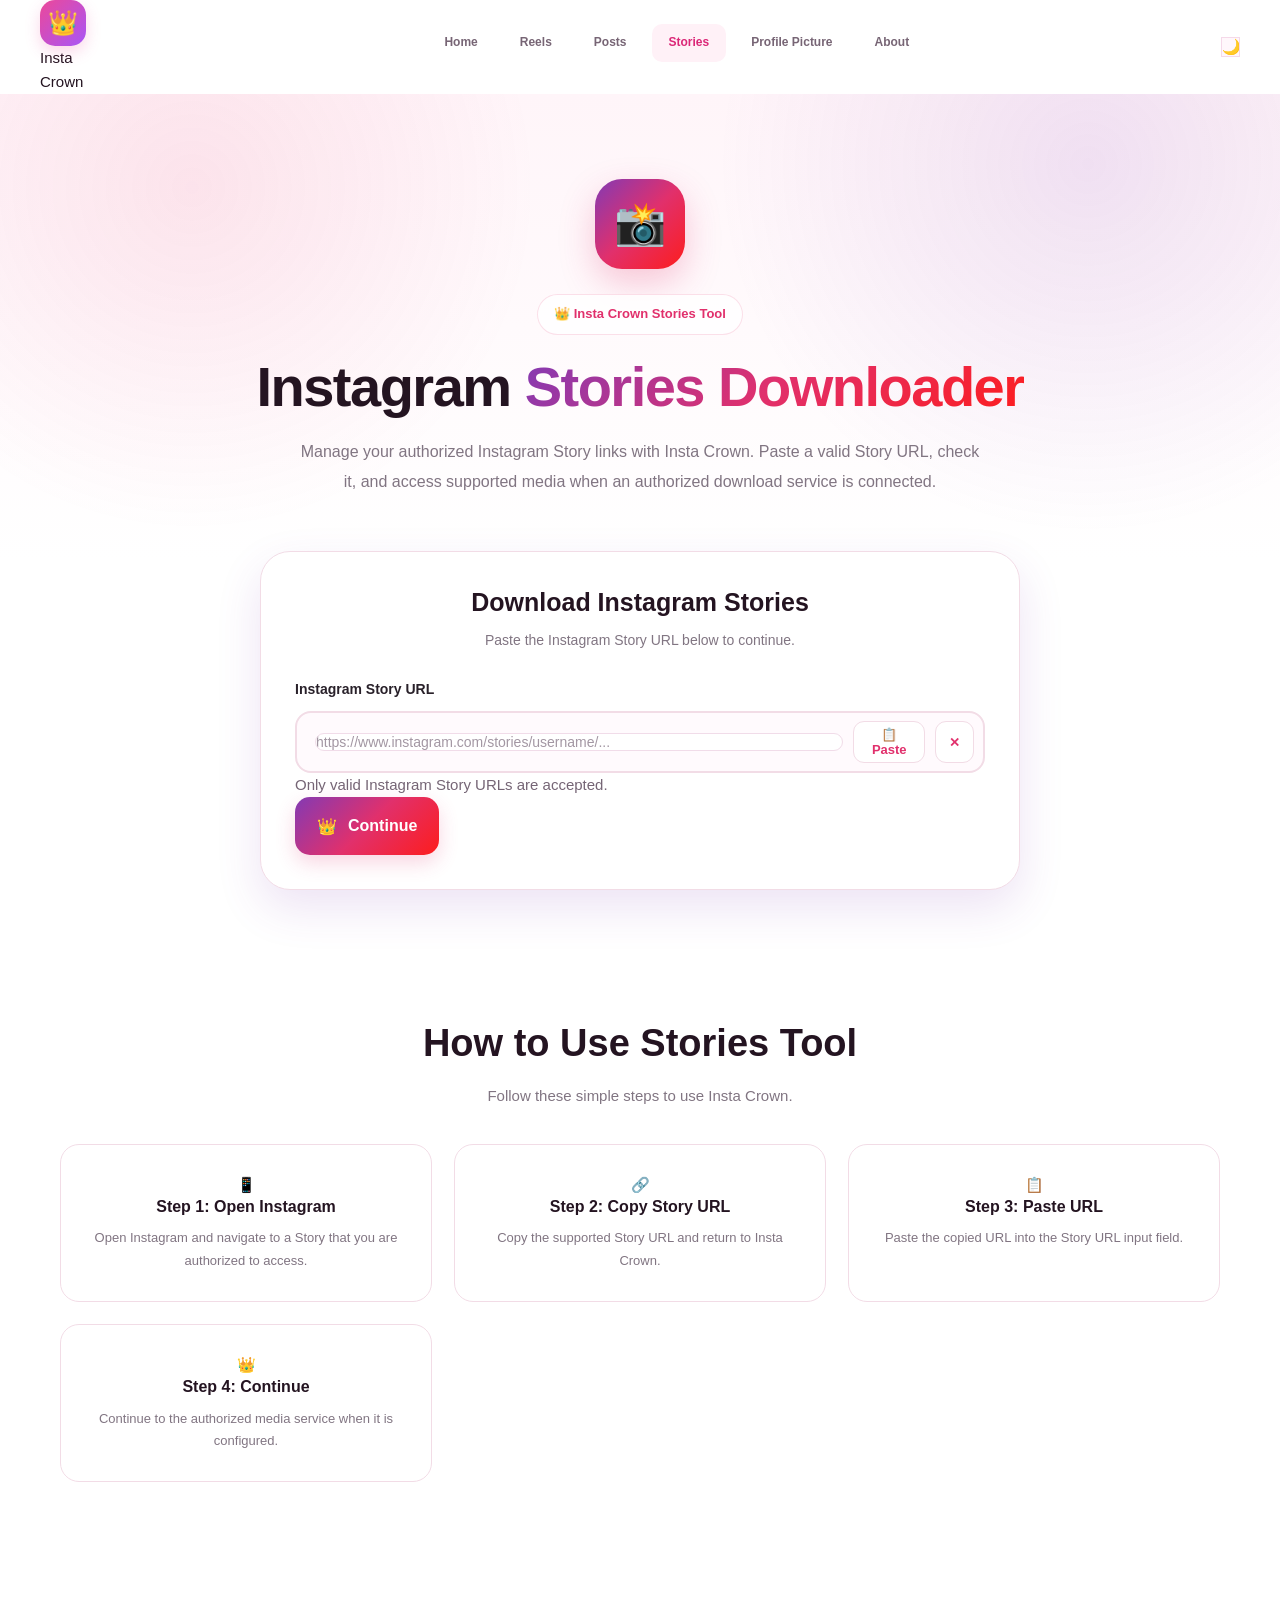
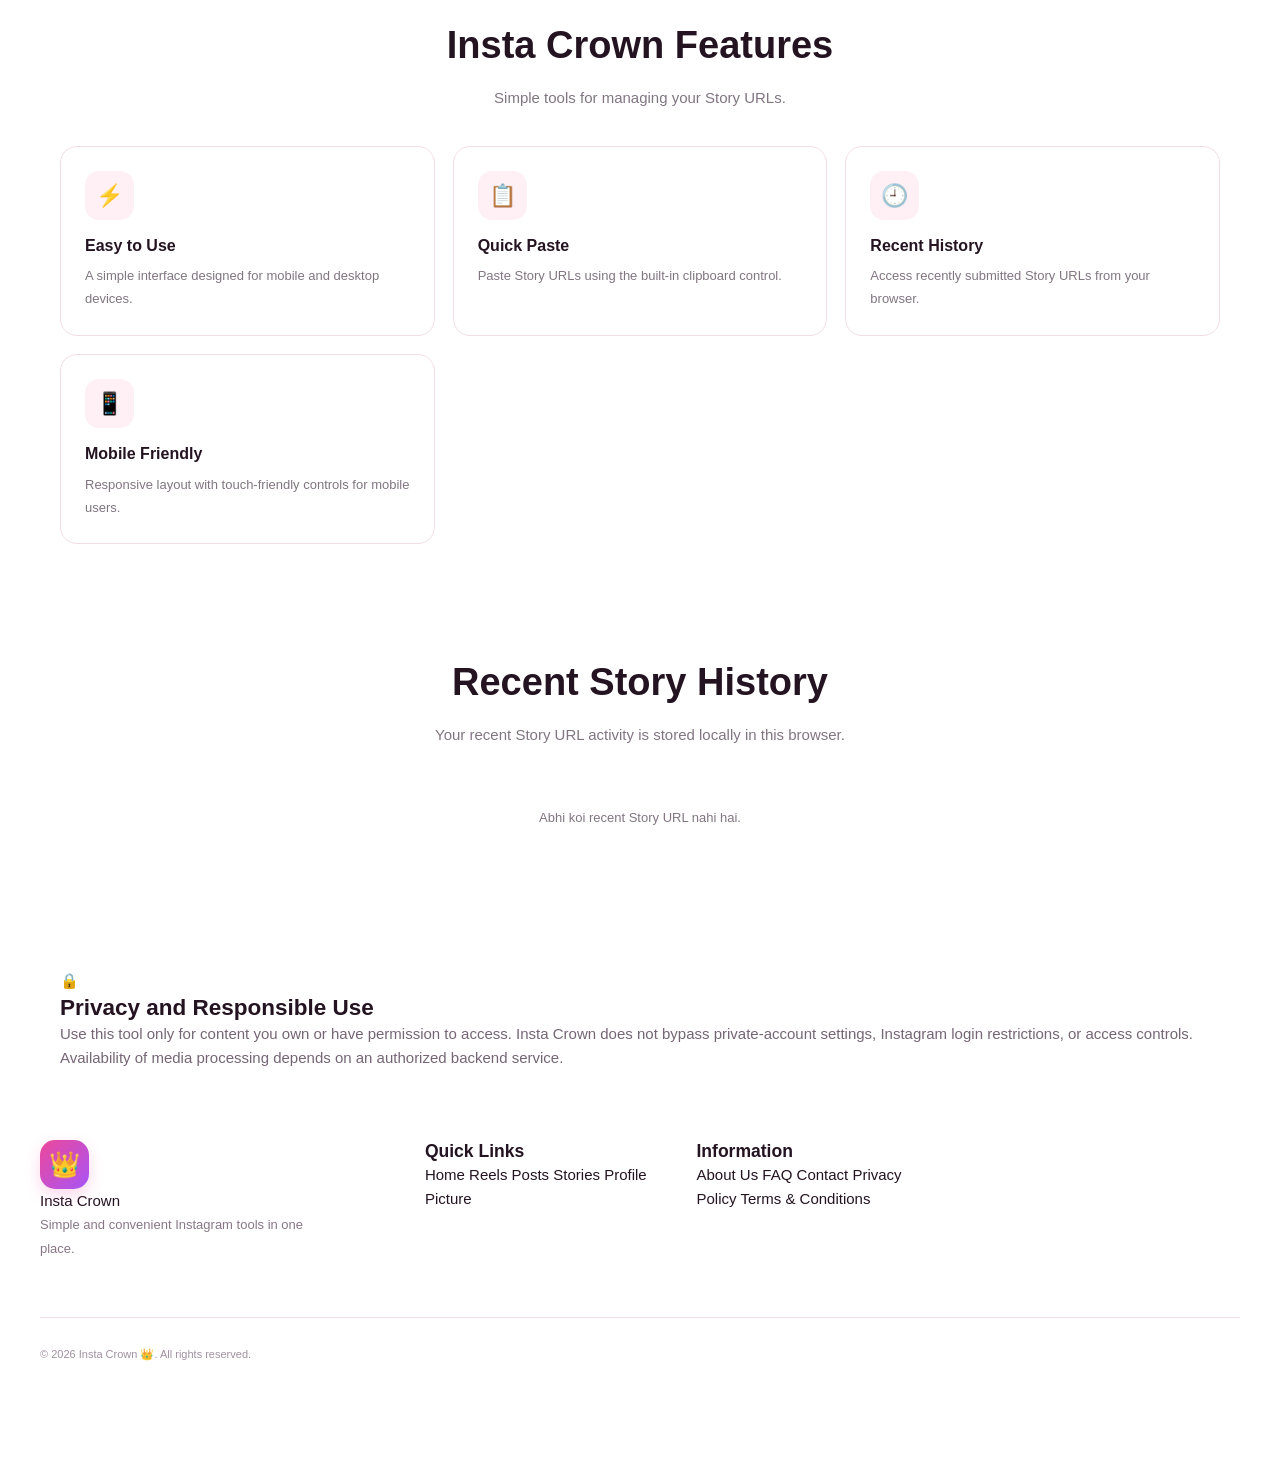
<file: html/stories.html>
<!DOCTYPE html>
<html lang="en">
<head>
    <meta charset="UTF-8">
    <meta name="viewport" content="width=device-width, initial-scale=1.0">
    <meta name="theme-color" content="#e1306c">

    <meta name="description" content="Insta Crown Stories Downloader. Manage and access your authorized Instagram story media links easily.">

    <title>Instagram Stories Downloader | Insta Crown 👑</title>

    <!-- Shared CSS -->
    <link rel="stylesheet" href="../css/main.css">
    <link rel="stylesheet" href="../css/header.css">
    <link rel="stylesheet" href="../css/stories.css">
    <link rel="stylesheet" href="../css/footer.css">
    <link rel="stylesheet" href="../css/animations.css">
    <link rel="stylesheet" href="../css/responsive.css">
    <link rel="stylesheet" href="../css/dark-mode.css">

    <link rel="icon" type="image/svg+xml" href="../images/favicon.svg">
</head>

<body>

    <!-- =========================
         HEADER
    ========================== -->

    <header class="site-header">
        <div class="header-container">

            <a href="index.html" class="logo">
                <span class="logo-icon">👑</span>
                <span class="logo-text">Insta Crown</span>
            </a>

            <button
                class="menu-toggle"
                id="menuToggle"
                type="button"
                aria-label="Toggle navigation"
                aria-expanded="false"
            >
                <span></span>
                <span></span>
                <span></span>
            </button>

            <nav class="main-navigation" id="mainNavigation">
                <a href="index.html">Home</a>
                <a href="reels.html">Reels</a>
                <a href="posts.html">Posts</a>
                <a href="stories.html" class="active">Stories</a>
                <a href="profile.html">Profile Picture</a>
                <a href="about.html">About</a>
            </nav>

            <button
                class="theme-toggle"
                id="themeToggle"
                type="button"
                aria-label="Toggle theme"
            >
                🌙
            </button>

        </div>
    </header>


    <!-- =========================
         MAIN PAGE
    ========================== -->

    <main class="stories-page">

        <!-- HERO SECTION -->

        <section class="stories-hero">

            <div class="stories-hero-content">

                <div class="stories-hero-icon">
                    📸
                </div>

                <div class="stories-hero-badge">
                    👑 Insta Crown Stories Tool
                </div>

                <h1>
                    Instagram
                    <span>Stories Downloader</span>
                </h1>

                <p>
                    Manage your authorized Instagram Story links
                    with Insta Crown. Paste a valid Story URL,
                    check it, and access supported media when
                    an authorized download service is connected.
                </p>

            </div>

        </section>


        <!-- DOWNLOADER SECTION -->

        <section class="stories-downloader-section">

            <div class="stories-downloader-card">

                <div class="stories-downloader-heading">

                    <h2>Download Instagram Stories</h2>

                    <p>
                        Paste the Instagram Story URL below
                        to continue.
                    </p>

                </div>


                <form
                    id="storiesDownloaderForm"
                    class="stories-downloader-form"
                    novalidate
                >

                    <label
                        for="storiesInstagramUrl"
                        class="stories-input-label"
                    >
                        Instagram Story URL
                    </label>


                    <div class="stories-input-wrapper">

                        <input
                            type="url"
                            id="storiesInstagramUrl"
                            name="instagramUrl"
                            placeholder="https://www.instagram.com/stories/username/..."
                            autocomplete="url"
                            inputmode="url"
                            required
                            aria-describedby="storiesInputHelp"
                        >

                        <button
                            type="button"
                            data-stories-paste
                            class="stories-paste-button"
                        >
                            📋 Paste
                        </button>

                        <button
                            type="button"
                            data-stories-clear
                            class="stories-clear-button"
                            aria-label="Clear URL"
                        >
                            ✕
                        </button>

                    </div>


                    <p
                        id="storiesInputHelp"
                        class="stories-input-help"
                    >
                        Only valid Instagram Story URLs are accepted.
                    </p>


                    <button
                        type="submit"
                        id="storiesDownloadButton"
                        class="stories-download-button"
                    >
                        <span>👑</span>
                        Continue
                    </button>

                </form>


                <!-- LOADING -->

                <div
                    id="storiesDownloadLoading"
                    class="stories-loading"
                    hidden
                    aria-live="polite"
                >
                    <div class="stories-loading-spinner"></div>

                    <p>
                        Processing your Story request...
                    </p>
                </div>


                <!-- ERROR -->

                <div
                    id="storiesDownloadError"
                    class="stories-error"
                    role="alert"
                    hidden
                ></div>


                <!-- RESULT -->

                <section
                    id="storiesDownloadResult"
                    class="stories-result"
                    aria-live="polite"
                    hidden
                >

                    <h2>Story Result</h2>

                    <div
                        id="storiesResultGallery"
                        class="stories-result-gallery"
                    ></div>

                </section>

            </div>

        </section>


        <!-- HOW TO USE -->

        <section class="stories-section stories-how-section">

            <div class="stories-container">

                <h2 class="stories-section-title">
                    How to Use Stories Tool
                </h2>

                <p class="stories-section-description">
                    Follow these simple steps to use Insta Crown.
                </p>


                <div class="stories-steps-grid">

                    <article class="stories-step-card">

                        <div class="stories-step-icon">📱</div>

                        <h3>Step 1: Open Instagram</h3>

                        <p>
                            Open Instagram and navigate to a Story
                            that you are authorized to access.
                        </p>

                    </article>


                    <article class="stories-step-card">

                        <div class="stories-step-icon">🔗</div>

                        <h3>Step 2: Copy Story URL</h3>

                        <p>
                            Copy the supported Story URL and
                            return to Insta Crown.
                        </p>

                    </article>


                    <article class="stories-step-card">

                        <div class="stories-step-icon">📋</div>

                        <h3>Step 3: Paste URL</h3>

                        <p>
                            Paste the copied URL into the
                            Story URL input field.
                        </p>

                    </article>


                    <article class="stories-step-card">

                        <div class="stories-step-icon">👑</div>

                        <h3>Step 4: Continue</h3>

                        <p>
                            Continue to the authorized media
                            service when it is configured.
                        </p>

                    </article>

                </div>

            </div>

        </section>


        <!-- FEATURES -->

        <section class="stories-section stories-features-section">

            <div class="stories-container">

                <h2 class="stories-section-title">
                    Insta Crown Features
                </h2>

                <p class="stories-section-description">
                    Simple tools for managing your Story URLs.
                </p>


                <div class="stories-features-grid">

                    <article class="stories-feature-card">
                        <div class="stories-feature-icon">⚡</div>
                        <h3>Easy to Use</h3>
                        <p>
                            A simple interface designed for
                            mobile and desktop devices.
                        </p>
                    </article>


                    <article class="stories-feature-card">
                        <div class="stories-feature-icon">📋</div>
                        <h3>Quick Paste</h3>
                        <p>
                            Paste Story URLs using the
                            built-in clipboard control.
                        </p>
                    </article>


                    <article class="stories-feature-card">
                        <div class="stories-feature-icon">🕘</div>
                        <h3>Recent History</h3>
                        <p>
                            Access recently submitted Story
                            URLs from your browser.
                        </p>
                    </article>


                    <article class="stories-feature-card">
                        <div class="stories-feature-icon">📱</div>
                        <h3>Mobile Friendly</h3>
                        <p>
                            Responsive layout with touch-friendly
                            controls for mobile users.
                        </p>
                    </article>

                </div>

            </div>

        </section>


        <!-- RECENT HISTORY -->

        <section class="stories-section stories-history-section">

            <div class="stories-container">

                <div class="stories-history-heading">

                    <div>
                        <h2 class="stories-section-title">
                            Recent Story History
                        </h2>

                        <p class="stories-section-description">
                            Your recent Story URL activity is
                            stored locally in this browser.
                        </p>
                    </div>

                </div>


                <div
                    id="storiesRecentHistory"
                    class="stories-history-list"
                    aria-live="polite"
                >
                    <p class="stories-history-empty">
                        Loading recent history...
                    </p>
                </div>

            </div>

        </section>


        <!-- IMPORTANT INFORMATION -->

        <section class="stories-section stories-notice-section">

            <div class="stories-container">

                <div class="stories-notice-card">

                    <div class="stories-notice-icon">🔒</div>

                    <h2>Privacy and Responsible Use</h2>

                    <p>
                        Use this tool only for content you own
                        or have permission to access. Insta Crown
                        does not bypass private-account settings,
                        Instagram login restrictions, or access
                        controls. Availability of media processing
                        depends on an authorized backend service.
                    </p>

                </div>

            </div>

        </section>

    </main>


    <!-- =========================
         FOOTER
    ========================== -->

    <footer class="site-footer">

        <div class="footer-container">

            <div class="footer-brand">

                <a href="index.html" class="logo">
                    <span class="logo-icon">👑</span>
                    <span class="logo-text">Insta Crown</span>
                </a>

                <p>
                    Simple and convenient Instagram tools
                    in one place.
                </p>

            </div>


            <div class="footer-links">

                <h3>Quick Links</h3>

                <a href="index.html">Home</a>
                <a href="reels.html">Reels</a>
                <a href="posts.html">Posts</a>
                <a href="stories.html">Stories</a>
                <a href="profile.html">Profile Picture</a>

            </div>


            <div class="footer-links">

                <h3>Information</h3>

                <a href="about.html">About Us</a>
                <a href="faq.html">FAQ</a>
                <a href="contact.html">Contact</a>
                <a href="privacy.html">Privacy Policy</a>
                <a href="terms.html">Terms & Conditions</a>

            </div>

        </div>


        <div class="footer-bottom">

            <p>
                © <span id="currentYear"></span>
                Insta Crown 👑. All rights reserved.
            </p>

        </div>

    </footer>


    <!-- =========================
         BOTTOM NAVIGATION
         Exactly 3 buttons
    ========================== -->

    <nav class="bottom-navigation" aria-label="Mobile navigation">

        <a href="index.html" class="bottom-nav-item">
            <span>🏠</span>
            <small>Home</small>
        </a>

        <a
            href="reels.html"
            class="bottom-nav-item"
        >
            <span>🎬</span>
            <small>Reels</small>
        </a>

        <a
            href="about.html"
            class="bottom-nav-item"
        >
            <span>👑</span>
            <small>About</small>
        </a>

    </nav>


    <!-- =========================
         JAVASCRIPT
    ========================== -->

    <script src="../js/clipboard.js"></script>
    <script src="../js/main.js"></script>
    <script src="../js/navigation.js"></script>
    <script src="../js/theme.js"></script>
    <script src="../js/animations.js"></script>
    <script src="../js/validation.js"></script>
    <script src="../js/downloader.js"></script>

    <script src="../js/pages/stories.js"></script>


    <!-- CURRENT YEAR -->

    <script>
        document.addEventListener("DOMContentLoaded", function () {
            const yearElement = document.getElementById("currentYear");

            if (yearElement) {
                yearElement.textContent = new Date().getFullYear();
            }
        });
    </script>

</body>
</html>
</file>
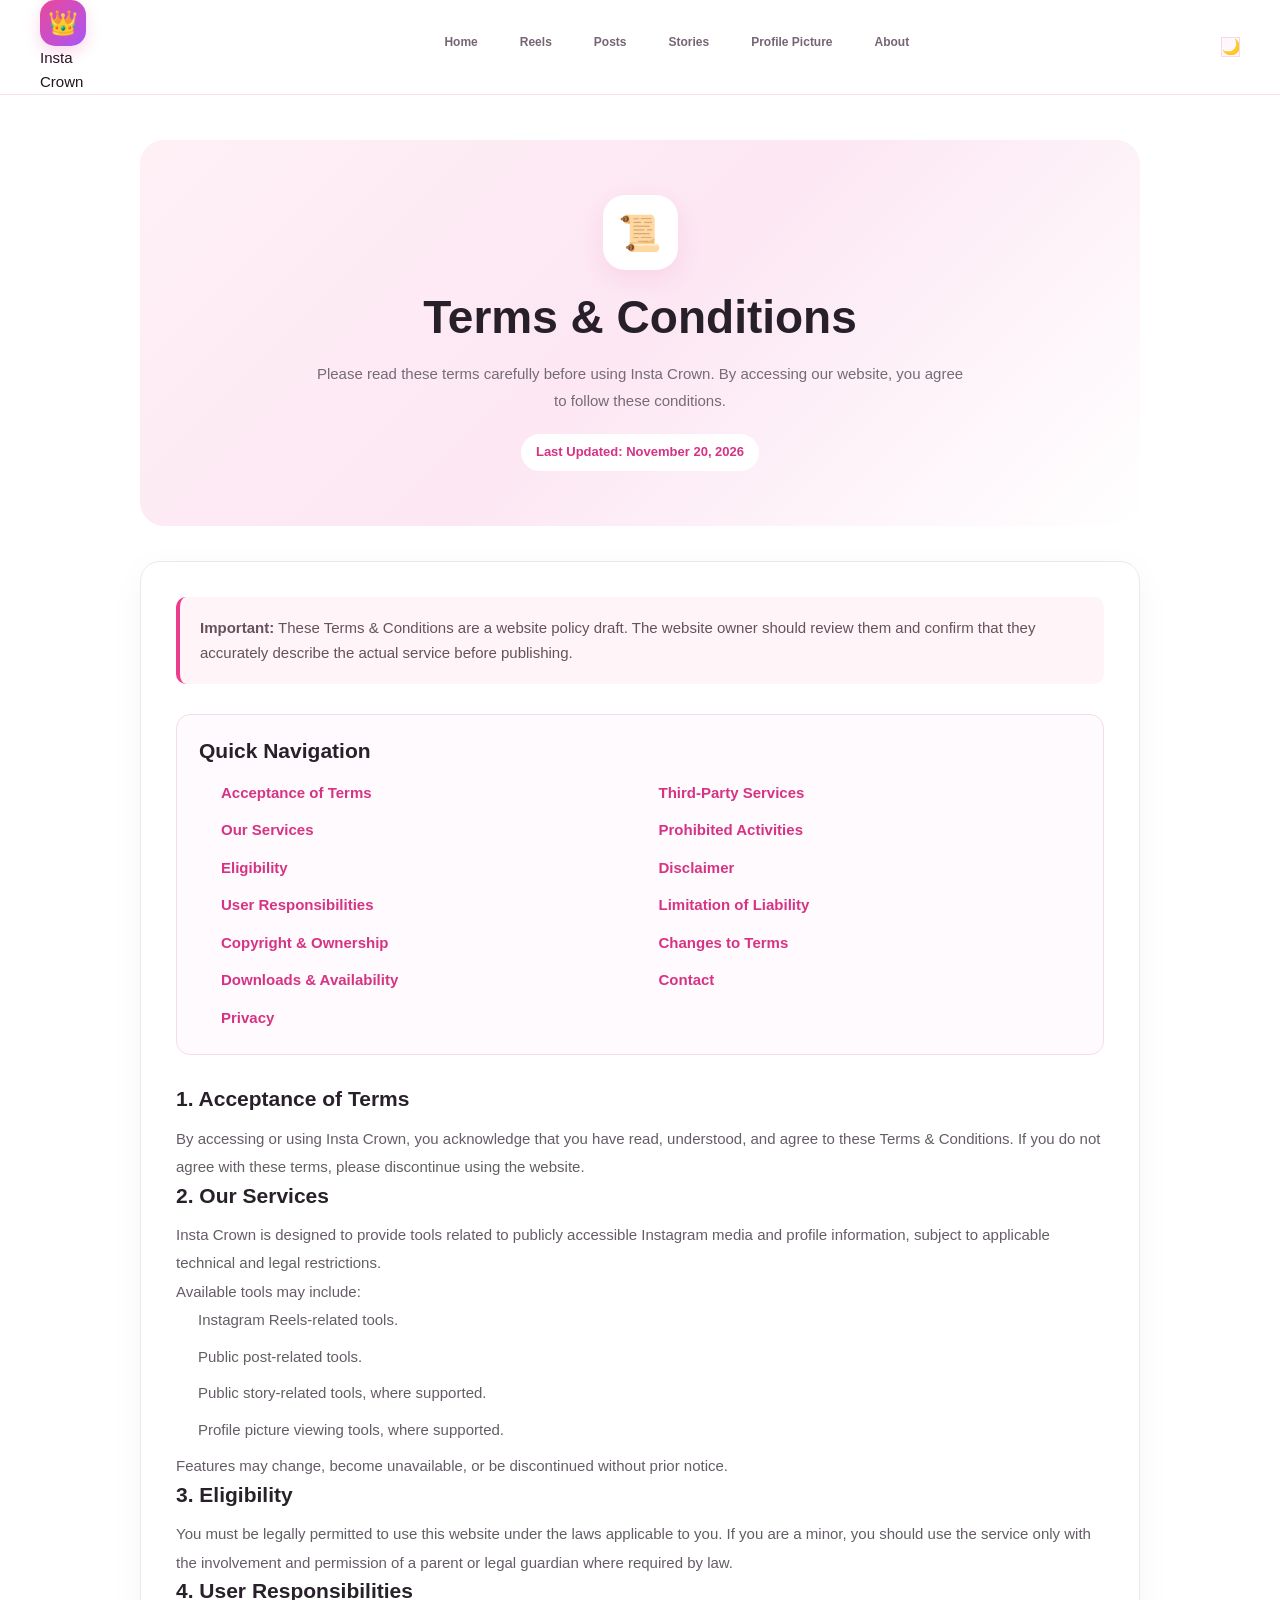
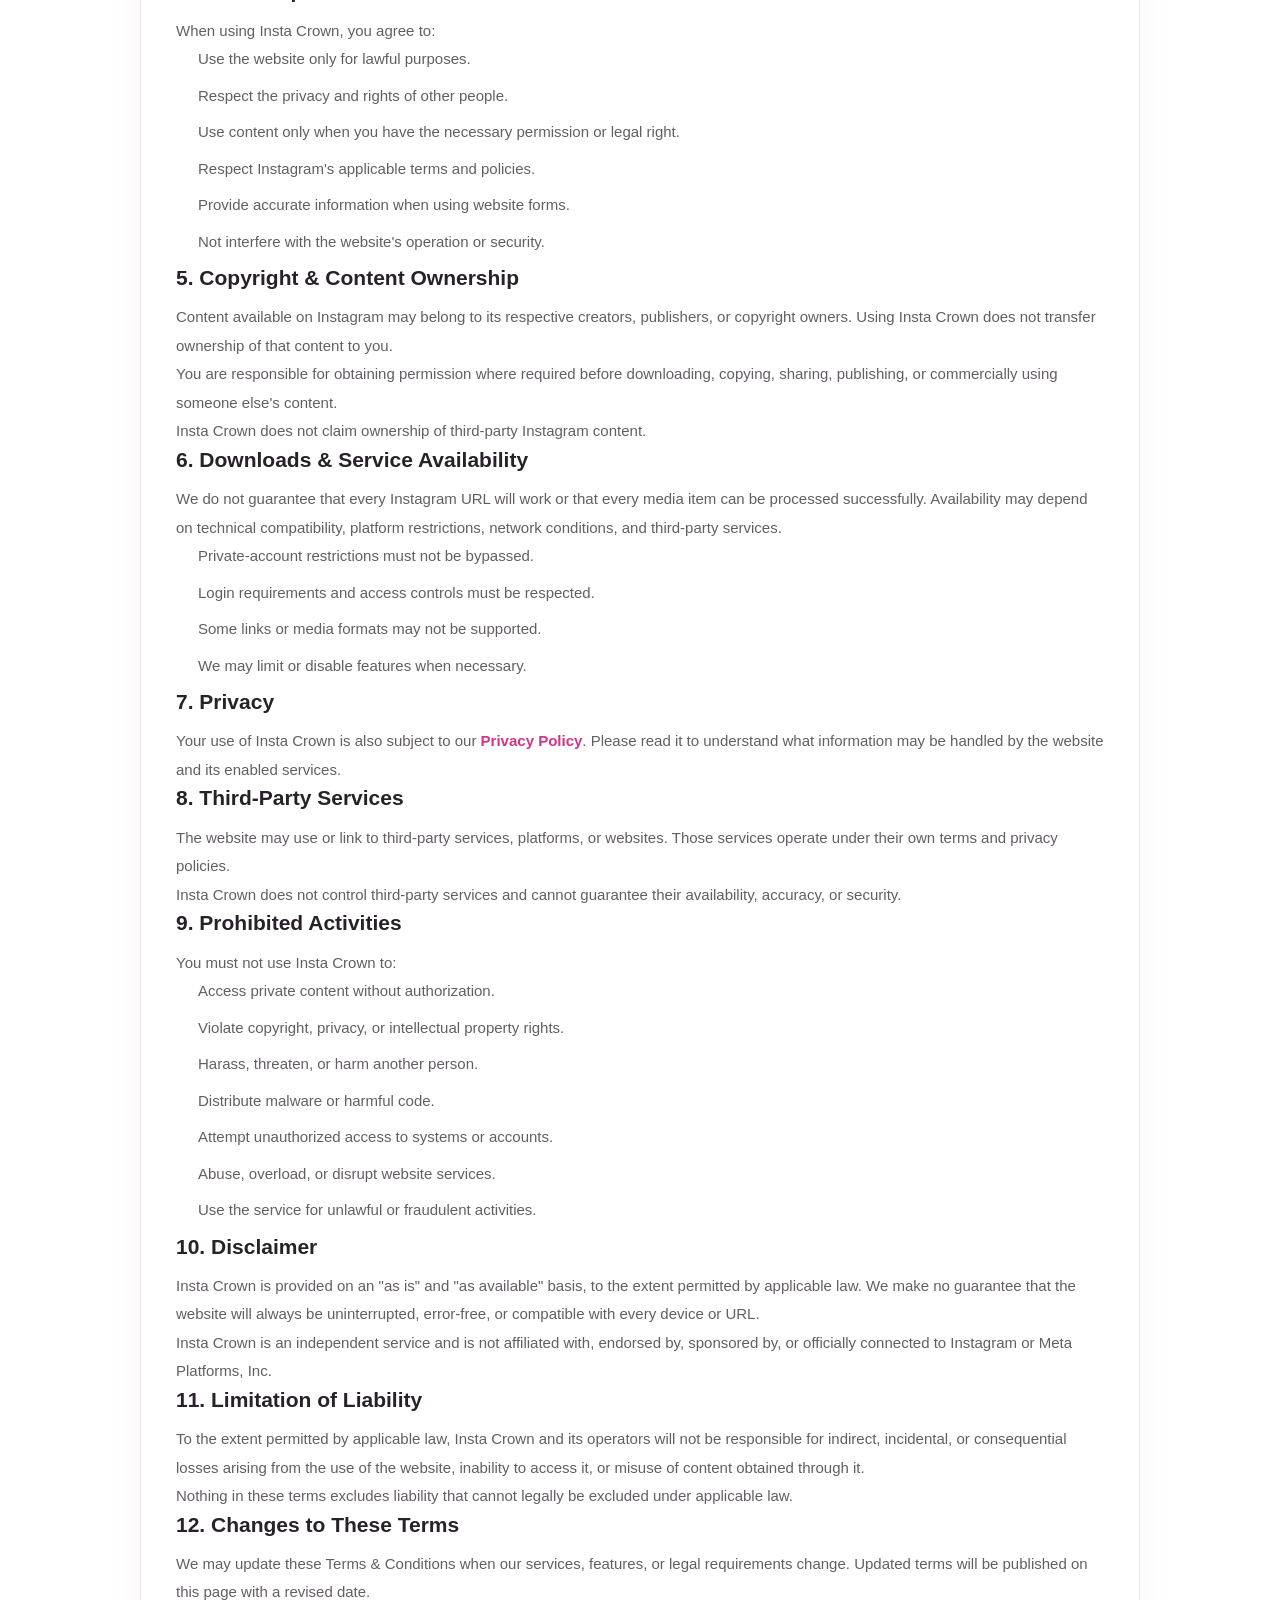
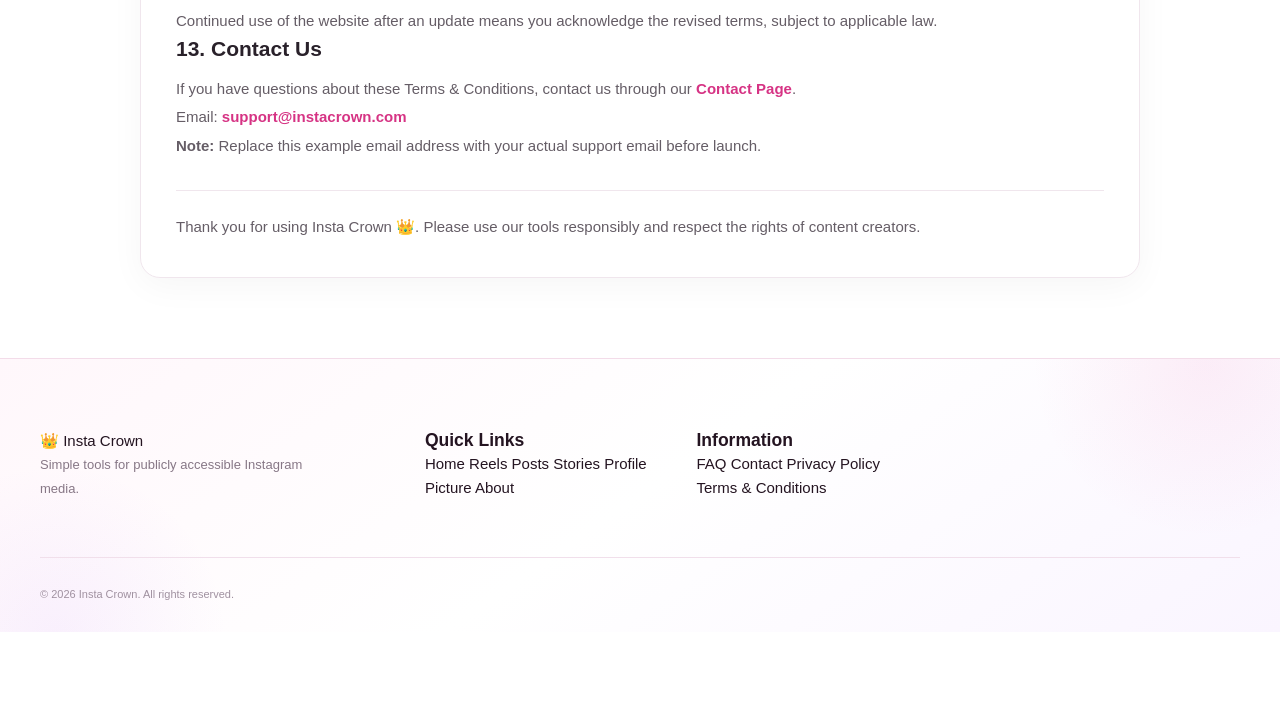
<file: html/terms.html>
<!DOCTYPE html>
<html lang="en">
<head>
    <meta charset="UTF-8">
    <meta name="viewport" content="width=device-width, initial-scale=1.0">
    <meta name="theme-color" content="#ffffff">

    <title>Terms & Conditions | Insta Crown 👑</title>
    <meta name="description" content="Read the terms and conditions for using Insta Crown Instagram media tools and services.">

    <link rel="icon" type="image/svg+xml" href="../images/favicon.svg">

    <link rel="stylesheet" href="../css/main.css">
    <link rel="stylesheet" href="../css/header.css">
    <link rel="stylesheet" href="../css/footer.css">
    <link rel="stylesheet" href="../css/animations.css">
    <link rel="stylesheet" href="../css/responsive.css">
    <link rel="stylesheet" href="../css/dark-mode.css">

    <style>
        .legal-page {
            width: min(100% - 32px, 1000px);
            margin: 45px auto 80px;
        }

        .legal-hero {
            text-align: center;
            padding: 55px 20px;
            border-radius: 24px;
            background: linear-gradient(135deg, #fff0f6, #fce7f3, #fff);
            margin-bottom: 35px;
        }

        .legal-icon {
            width: 75px;
            height: 75px;
            display: grid;
            place-items: center;
            margin: 0 auto 18px;
            border-radius: 22px;
            background: #fff;
            color: #e83e8c;
            font-size: 35px;
            box-shadow: 0 8px 25px rgba(232, 62, 140, .12);
        }

        .legal-hero h1 {
            color: #27202a;
            font-size: clamp(30px, 5vw, 46px);
            margin: 0 0 12px;
        }

        .legal-hero p {
            color: #756b75;
            max-width: 650px;
            margin: auto;
            line-height: 1.8;
        }

        .legal-updated {
            display: inline-block;
            margin-top: 20px;
            padding: 8px 15px;
            border-radius: 30px;
            background: #fff;
            color: #d63384;
            font-size: 13px;
            font-weight: 600;
        }

        .legal-content {
            padding: 35px;
            border: 1px solid #f0e6ed;
            border-radius: 20px;
            background: #fff;
            box-shadow: 0 8px 35px rgba(30, 15, 25, .04);
        }

        .legal-notice {
            padding: 18px 20px;
            margin-bottom: 30px;
            border-left: 4px solid #e83e8c;
            border-radius: 10px;
            background: #fff4f8;
            color: #66515d;
            line-height: 1.7;
        }

        .legal-content h2 {
            color: #29212a;
            font-size: 21px;
            margin: 32px 0 12px;
        }

        .legal-content h2:first-of-type {
            margin-top: 0;
        }

        .legal-content p,
        .legal-content li {
            color: #655d66;
            font-size: 15px;
            line-height: 1.9;
        }

        .legal-content ul {
            padding-left: 22px;
        }

        .legal-content li {
            margin-bottom: 8px;
        }

        .legal-content a {
            color: #d63384;
            text-decoration: none;
            font-weight: 600;
        }

        .legal-content a:hover {
            text-decoration: underline;
        }

        .legal-toc {
            padding: 22px;
            margin-bottom: 30px;
            border: 1px solid #f4dce9;
            border-radius: 14px;
            background: #fffafd;
        }

        .legal-toc h2 {
            margin: 0 0 15px;
        }

        .legal-toc ol {
            columns: 2;
            padding-left: 22px;
            margin-bottom: 0;
        }

        .legal-toc li {
            margin-bottom: 9px;
            break-inside: avoid;
        }

        .legal-footer-note {
            margin-top: 30px;
            padding-top: 22px;
            border-top: 1px solid #f0e6ed;
        }

        @media (max-width: 600px) {
            .legal-page {
                margin-top: 25px;
            }

            .legal-hero {
                padding: 40px 18px;
            }

            .legal-content {
                padding: 22px 18px;
            }

            .legal-toc ol {
                columns: 1;
            }

            .legal-content h2 {
                font-size: 19px;
            }
        }

        body.dark-mode .legal-content {
            background: #211c25;
            border-color: #403342;
        }

        body.dark-mode .legal-content h2,
        body.dark-mode .legal-hero h1 {
            color: #fff;
        }

        body.dark-mode .legal-content p,
        body.dark-mode .legal-content li,
        body.dark-mode .legal-hero p {
            color: #d0c4d0;
        }

        body.dark-mode .legal-hero {
            background: linear-gradient(135deg, #30202c, #392338, #25202b);
        }

        body.dark-mode .legal-toc,
        body.dark-mode .legal-notice {
            background: #302431;
            border-color: #513449;
        }

        body.dark-mode .legal-icon,
        body.dark-mode .legal-updated {
            background: #392b38;
        }
    </style>
</head>

<body>

    <div class="website-loader" id="websiteLoader">
        <div class="loader-content">
            <div class="loader-logo">👑</div>
            <p>Insta Crown</p>
        </div>
    </div>

    <header class="main-header">
        <div class="header-container">
            <a href="index.html" class="logo">
                <span class="logo-icon">👑</span>
                <span>Insta Crown</span>
            </a>

            <button class="mobile-menu-toggle" id="mobileMenuToggle"
                    aria-label="Toggle navigation menu" aria-expanded="false">
                <span></span>
                <span></span>
                <span></span>
            </button>

            <nav class="main-navigation" id="mainNavigation">
                <a href="index.html">Home</a>
                <a href="reels.html">Reels</a>
                <a href="posts.html">Posts</a>
                <a href="stories.html">Stories</a>
                <a href="profile.html">Profile Picture</a>
                <a href="about.html">About</a>
            </nav>

            <button class="theme-toggle" id="themeToggle"
                    aria-label="Toggle dark mode">
                🌙
            </button>
        </div>
    </header>

    <main class="legal-page">

        <section class="legal-hero">
            <div class="legal-icon">📜</div>
            <h1>Terms & Conditions</h1>
            <p>
                Please read these terms carefully before using Insta Crown.
                By accessing our website, you agree to follow these conditions.
            </p>
            <span class="legal-updated">Last Updated: November 20, 2026</span>
        </section>

        <article class="legal-content">

            <div class="legal-notice">
                <strong>Important:</strong>
                These Terms & Conditions are a website policy draft.
                The website owner should review them and confirm that they
                accurately describe the actual service before publishing.
            </div>

            <nav class="legal-toc">
                <h2>Quick Navigation</h2>
                <ol>
                    <li><a href="#acceptance">Acceptance of Terms</a></li>
                    <li><a href="#service">Our Services</a></li>
                    <li><a href="#eligibility">Eligibility</a></li>
                    <li><a href="#responsibilities">User Responsibilities</a></li>
                    <li><a href="#copyright">Copyright & Ownership</a></li>
                    <li><a href="#downloads">Downloads & Availability</a></li>
                    <li><a href="#privacy">Privacy</a></li>
                    <li><a href="#third-party">Third-Party Services</a></li>
                    <li><a href="#prohibited">Prohibited Activities</a></li>
                    <li><a href="#disclaimer">Disclaimer</a></li>
                    <li><a href="#liability">Limitation of Liability</a></li>
                    <li><a href="#changes">Changes to Terms</a></li>
                    <li><a href="#contact">Contact</a></li>
                </ol>
            </nav>

            <section id="acceptance">
                <h2>1. Acceptance of Terms</h2>
                <p>
                    By accessing or using Insta Crown, you acknowledge that
                    you have read, understood, and agree to these Terms &
                    Conditions. If you do not agree with these terms,
                    please discontinue using the website.
                </p>
            </section>

            <section id="service">
                <h2>2. Our Services</h2>
                <p>
                    Insta Crown is designed to provide tools related to
                    publicly accessible Instagram media and profile
                    information, subject to applicable technical and legal
                    restrictions.
                </p>
                <p>
                    Available tools may include:
                </p>
                <ul>
                    <li>Instagram Reels-related tools.</li>
                    <li>Public post-related tools.</li>
                    <li>Public story-related tools, where supported.</li>
                    <li>Profile picture viewing tools, where supported.</li>
                </ul>
                <p>
                    Features may change, become unavailable, or be
                    discontinued without prior notice.
                </p>
            </section>

            <section id="eligibility">
                <h2>3. Eligibility</h2>
                <p>
                    You must be legally permitted to use this website under
                    the laws applicable to you. If you are a minor, you
                    should use the service only with the involvement and
                    permission of a parent or legal guardian where required
                    by law.
                </p>
            </section>

            <section id="responsibilities">
                <h2>4. User Responsibilities</h2>
                <p>When using Insta Crown, you agree to:</p>
                <ul>
                    <li>Use the website only for lawful purposes.</li>
                    <li>Respect the privacy and rights of other people.</li>
                    <li>Use content only when you have the necessary permission or legal right.</li>
                    <li>Respect Instagram's applicable terms and policies.</li>
                    <li>Provide accurate information when using website forms.</li>
                    <li>Not interfere with the website's operation or security.</li>
                </ul>
            </section>

            <section id="copyright">
                <h2>5. Copyright & Content Ownership</h2>
                <p>
                    Content available on Instagram may belong to its
                    respective creators, publishers, or copyright owners.
                    Using Insta Crown does not transfer ownership of that
                    content to you.
                </p>
                <p>
                    You are responsible for obtaining permission where
                    required before downloading, copying, sharing,
                    publishing, or commercially using someone else's
                    content.
                </p>
                <p>
                    Insta Crown does not claim ownership of third-party
                    Instagram content.
                </p>
            </section>

            <section id="downloads">
                <h2>6. Downloads & Service Availability</h2>
                <p>
                    We do not guarantee that every Instagram URL will work
                    or that every media item can be processed successfully.
                    Availability may depend on technical compatibility,
                    platform restrictions, network conditions, and
                    third-party services.
                </p>
                <ul>
                    <li>Private-account restrictions must not be bypassed.</li>
                    <li>Login requirements and access controls must be respected.</li>
                    <li>Some links or media formats may not be supported.</li>
                    <li>We may limit or disable features when necessary.</li>
                </ul>
            </section>

            <section id="privacy">
                <h2>7. Privacy</h2>
                <p>
                    Your use of Insta Crown is also subject to our
                    <a href="privacy.html">Privacy Policy</a>.
                    Please read it to understand what information may be
                    handled by the website and its enabled services.
                </p>
            </section>

            <section id="third-party">
                <h2>8. Third-Party Services</h2>
                <p>
                    The website may use or link to third-party services,
                    platforms, or websites. Those services operate under
                    their own terms and privacy policies.
                </p>
                <p>
                    Insta Crown does not control third-party services and
                    cannot guarantee their availability, accuracy, or
                    security.
                </p>
            </section>

            <section id="prohibited">
                <h2>9. Prohibited Activities</h2>
                <p>You must not use Insta Crown to:</p>
                <ul>
                    <li>Access private content without authorization.</li>
                    <li>Violate copyright, privacy, or intellectual property rights.</li>
                    <li>Harass, threaten, or harm another person.</li>
                    <li>Distribute malware or harmful code.</li>
                    <li>Attempt unauthorized access to systems or accounts.</li>
                    <li>Abuse, overload, or disrupt website services.</li>
                    <li>Use the service for unlawful or fraudulent activities.</li>
                </ul>
            </section>

            <section id="disclaimer">
                <h2>10. Disclaimer</h2>
                <p>
                    Insta Crown is provided on an "as is" and "as available"
                    basis, to the extent permitted by applicable law.
                    We make no guarantee that the website will always be
                    uninterrupted, error-free, or compatible with every
                    device or URL.
                </p>
                <p>
                    Insta Crown is an independent service and is not
                    affiliated with, endorsed by, sponsored by, or officially
                    connected to Instagram or Meta Platforms, Inc.
                </p>
            </section>

            <section id="liability">
                <h2>11. Limitation of Liability</h2>
                <p>
                    To the extent permitted by applicable law, Insta Crown
                    and its operators will not be responsible for indirect,
                    incidental, or consequential losses arising from the
                    use of the website, inability to access it, or misuse
                    of content obtained through it.
                </p>
                <p>
                    Nothing in these terms excludes liability that cannot
                    legally be excluded under applicable law.
                </p>
            </section>

            <section id="changes">
                <h2>12. Changes to These Terms</h2>
                <p>
                    We may update these Terms & Conditions when our services,
                    features, or legal requirements change. Updated terms
                    will be published on this page with a revised date.
                </p>
                <p>
                    Continued use of the website after an update means
                    you acknowledge the revised terms, subject to
                    applicable law.
                </p>
            </section>

            <section id="contact">
                <h2>13. Contact Us</h2>
                <p>
                    If you have questions about these Terms & Conditions,
                    contact us through our
                    <a href="contact.html">Contact Page</a>.
                </p>
                <p>
                    Email:
                    <a href="mailto:support@instacrown.com">
                        support@instacrown.com
                    </a>
                </p>
                <p>
                    <strong>Note:</strong> Replace this example email
                    address with your actual support email before launch.
                </p>
            </section>

            <div class="legal-footer-note">
                <p>
                    Thank you for using Insta Crown 👑.
                    Please use our tools responsibly and respect the rights
                    of content creators.
                </p>
            </div>

        </article>
    </main>

    <footer class="main-footer">
        <div class="footer-container">
            <div class="footer-brand">
                <a href="index.html" class="logo">👑 Insta Crown</a>
                <p>Simple tools for publicly accessible Instagram media.</p>
            </div>

            <div class="footer-links">
                <h3>Quick Links</h3>
                <a href="index.html">Home</a>
                <a href="reels.html">Reels</a>
                <a href="posts.html">Posts</a>
                <a href="stories.html">Stories</a>
                <a href="profile.html">Profile Picture</a>
                <a href="about.html">About</a>
            </div>

            <div class="footer-links">
                <h3>Information</h3>
                <a href="faq.html">FAQ</a>
                <a href="contact.html">Contact</a>
                <a href="privacy.html">Privacy Policy</a>
                <a href="terms.html">Terms & Conditions</a>
            </div>
        </div>

        <div class="footer-bottom">
            <p>
                © <span id="currentYear"></span> Insta Crown.
                All rights reserved.
            </p>
        </div>
    </footer>

    <nav class="bottom-navigation" aria-label="Main bottom navigation">
        <a href="index.html" class="bottom-nav-item">
            <span>⌂</span>
            <small>Home</small>
        </a>

        <a href="reels.html" class="bottom-nav-item">
            <span>▶</span>
            <small>Reels</small>
        </a>

        <a href="about.html" class="bottom-nav-item">
            <span>ⓘ</span>
            <small>About</small>
        </a>
    </nav>

    <button class="back-to-top" id="backToTop"
            aria-label="Back to top">↑</button>

    <script src="../js/main.js"></script>
    <script src="../js/navigation.js"></script>
    <script src="../js/theme.js"></script>
    <script src="../js/animations.js"></script>

    <script>
        document.addEventListener("DOMContentLoaded", function () {
            const year = document.getElementById("currentYear");

            if (year) {
                year.textContent = new Date().getFullYear();
            }
        });
    </script>

</body>
</html>
</file>
<file: css/main.css>
/* ==========================================================
   INSTA CROWN
   MAIN CSS - CORE DESIGN SYSTEM
   Theme: White + Pink
   Version: 1.0
========================================================== */


/* ==========================================================
   01. GOOGLE FONT FALLBACK & ROOT VARIABLES
========================================================== */

:root {

    /* Primary Brand Colors */

    --primary: #ec4899;
    --primary-dark: #db2777;
    --primary-light: #fbcfe8;
    --primary-soft: #fdf2f8;

    --secondary: #a855f7;
    --secondary-dark: #9333ea;
    --secondary-light: #e9d5ff;

    /* Background Colors */

    --background: #ffffff;
    --background-soft: #fff7fb;
    --background-pink: #fdf2f8;
    --surface: #ffffff;
    --surface-secondary: #fff9fc;

    /* Text Colors */

    --text-primary: #241421;
    --text-secondary: #756575;
    --text-muted: #a397a3;
    --text-white: #ffffff;

    /* Border Colors */

    --border: #f1dce9;
    --border-light: #f8eaf2;
    --border-focus: #ec4899;

    /* Status Colors */

    --success: #16a34a;
    --success-soft: #dcfce7;

    --danger: #dc2626;
    --danger-soft: #fee2e2;

    --warning: #d97706;
    --warning-soft: #fef3c7;

    --info: #2563eb;
    --info-soft: #dbeafe;

    /* Shadows */

    --shadow-xs:
        0 2px 6px rgba(236, 72, 153, 0.04);

    --shadow-sm:
        0 4px 12px rgba(236, 72, 153, 0.07);

    --shadow-md:
        0 8px 24px rgba(236, 72, 153, 0.10);

    --shadow-lg:
        0 14px 40px rgba(236, 72, 153, 0.13);

    --shadow-xl:
        0 20px 55px rgba(236, 72, 153, 0.17);

    /* Radius */

    --radius-xs: 6px;
    --radius-sm: 10px;
    --radius-md: 14px;
    --radius-lg: 20px;
    --radius-xl: 28px;
    --radius-2xl: 36px;
    --radius-full: 999px;

    /* Spacing */

    --space-1: 4px;
    --space-2: 8px;
    --space-3: 12px;
    --space-4: 16px;
    --space-5: 20px;
    --space-6: 24px;
    --space-8: 32px;
    --space-10: 40px;
    --space-12: 48px;
    --space-16: 64px;

    /* Typography */

    --font-primary: "Poppins", sans-serif;
    --font-secondary: "DM Sans", sans-serif;

    --font-xs: 11px;
    --font-sm: 13px;
    --font-base: 15px;
    --font-md: 16px;
    --font-lg: 18px;
    --font-xl: 22px;
    --font-2xl: 28px;
    --font-3xl: 36px;
    --font-4xl: 46px;

    /* Layout */

    --container-width: 1200px;
    --header-height: 76px;

    /* Transitions */

    --transition-fast: 0.2s ease;
    --transition-normal: 0.3s ease;
    --transition-slow: 0.5s ease;

}


/* ==========================================================
   02. CSS RESET
========================================================== */

* {

    margin: 0;
    padding: 0;

    box-sizing: border-box;

    -webkit-tap-highlight-color: transparent;

}


html {

    scroll-behavior: smooth;

    scroll-padding-top: 100px;

    font-size: 16px;

}


body {

    width: 100%;
    min-height: 100vh;

    overflow-x: hidden;

    background: var(--background);

    color: var(--text-primary);

    font-family: var(--font-secondary);

    font-size: var(--font-base);

    line-height: 1.6;

    -webkit-font-smoothing: antialiased;

    text-rendering: optimizeLegibility;

}


body,
button,
input,
textarea,
select {

    font-family: var(--font-secondary);

}


button,
input,
textarea,
select {

    font-size: inherit;

}


button {

    border: none;

    outline: none;

    cursor: pointer;

    background: none;

}


a {

    color: inherit;

    text-decoration: none;

}


img,
picture,
video,
canvas,
svg {

    display: block;

    max-width: 100%;

}


img {

    height: auto;

}


ul,
ol {

    list-style: none;

}


h1,
h2,
h3,
h4,
h5,
h6 {

    font-family: var(--font-primary);

    font-weight: 700;

    line-height: 1.3;

    color: var(--text-primary);

}


p {

    color: var(--text-secondary);

}


::selection {

    background: var(--primary-light);

    color: var(--primary-dark);

}


:focus-visible {

    outline: 3px solid rgba(236, 72, 153, 0.35);

    outline-offset: 3px;

}


/* ==========================================================
   03. WEBSITE WRAPPER
========================================================== */

.website-wrapper {

    position: relative;

    width: 100%;

    min-height: 100vh;

    overflow: hidden;

}


.main-content {

    position: relative;

    width: 100%;

}


.container {

    width: min(
        calc(100% - 40px),
        var(--container-width)
    );

    margin-left: auto;

    margin-right: auto;

}


.section-container {

    width: min(
        calc(100% - 40px),
        1100px
    );

    margin: 0 auto;

}


/* ==========================================================
   04. GLOBAL SECTION STYLING
========================================================== */

section {

    position: relative;

}


.section-heading {

    width: 100%;

    max-width: 720px;

    margin: 0 auto 48px;

    text-align: center;

}


.section-eyebrow {

    display: inline-flex;

    align-items: center;

    justify-content: center;

    gap: 8px;

    margin-bottom: 14px;

    padding: 7px 16px;

    border: 1px solid var(--border);

    border-radius: var(--radius-full);

    background: var(--primary-soft);

    color: var(--primary-dark);

    font-size: 11px;

    font-weight: 800;

    letter-spacing: 1.5px;

    text-transform: uppercase;

}


.section-heading h2 {

    margin-bottom: 14px;

    font-size: clamp(26px, 4vw, 38px);

    font-weight: 800;

    letter-spacing: -1.2px;

}


.section-heading p {

    max-width: 570px;

    margin: 0 auto;

    font-size: 15px;

    line-height: 1.8;

}


/* ==========================================================
   05. GRADIENT TEXT
========================================================== */

.gradient-text {

    display: inline;

    background: linear-gradient(
        120deg,
        #ec4899 0%,
        #d946ef 48%,
        #9333ea 100%
    );

    background-clip: text;

    -webkit-background-clip: text;

    -webkit-text-fill-color: transparent;

    color: transparent;

}


/* ==========================================================
   06. GLOBAL BUTTON SYSTEM
========================================================== */

.primary-button,
.secondary-button {

    display: inline-flex;

    align-items: center;

    justify-content: center;

    gap: 10px;

    min-height: 48px;

    padding: 12px 24px;

    border-radius: var(--radius-full);

    font-family: var(--font-primary);

    font-size: 14px;

    font-weight: 600;

    transition:
        transform var(--transition-normal),
        box-shadow var(--transition-normal),
        background var(--transition-normal);

}


.primary-button {

    background: linear-gradient(
        135deg,
        var(--primary),
        var(--secondary)
    );

    color: var(--text-white);

    box-shadow:
        0 7px 18px rgba(236, 72, 153, 0.22);

}


.primary-button:hover {

    transform: translateY(-3px);

    box-shadow:
        0 12px 25px rgba(236, 72, 153, 0.30);

}


.primary-button:active {

    transform: scale(0.97);

}


.secondary-button {

    border: 1px solid var(--border);

    background: var(--surface);

    color: var(--text-primary);

}


.secondary-button:hover {

    border-color: var(--primary);

    background: var(--primary-soft);

    color: var(--primary-dark);

    transform: translateY(-2px);

}


.secondary-button:active {

    transform: scale(0.97);

}


.button-arrow {

    font-size: 19px;

    transition: transform var(--transition-normal);

}


.primary-button:hover .button-arrow {

    transform: translateX(4px);

}


/* ==========================================================
   07. ICON BUTTON
========================================================== */

.icon-button {

    display: inline-flex;

    align-items: center;

    justify-content: center;

    width: 42px;

    height: 42px;

    border: 1px solid var(--border);

    border-radius: 50%;

    background: var(--surface);

    color: var(--text-primary);

    font-size: 18px;

    transition: all var(--transition-normal);

}


.icon-button:hover {

    border-color: var(--primary-light);

    background: var(--primary-soft);

    transform: translateY(-2px);

}


.icon-button:active {

    transform: scale(0.92);

}


/* ==========================================================
   08. COMMON CARD DESIGN
========================================================== */

.card {

    position: relative;

    padding: 24px;

    border: 1px solid var(--border-light);

    border-radius: var(--radius-lg);

    background: var(--surface);

    box-shadow: var(--shadow-sm);

    transition:
        transform var(--transition-normal),
        box-shadow var(--transition-normal),
        border-color var(--transition-normal);

}


.card:hover {

    transform: translateY(-5px);

    border-color: var(--primary-light);

    box-shadow: var(--shadow-md);

}


.card-title {

    margin-bottom: 10px;

    font-size: 19px;

    font-weight: 700;

}


.card-description {

    color: var(--text-secondary);

    font-size: 14px;

    line-height: 1.8;

}


/* ==========================================================
   09. COMMON BADGES
========================================================== */

.badge {

    display: inline-flex;

    align-items: center;

    justify-content: center;

    gap: 6px;

    padding: 6px 12px;

    border-radius: var(--radius-full);

    background: var(--primary-soft);

    color: var(--primary-dark);

    font-size: 11px;

    font-weight: 700;

}


.badge-success {

    background: var(--success-soft);

    color: var(--success);

}


.badge-warning {

    background: var(--warning-soft);

    color: var(--warning);

}


.badge-danger {

    background: var(--danger-soft);

    color: var(--danger);

}


/* ==========================================================
   10. FORM ELEMENTS
========================================================== */

input,
textarea,
select {

    width: 100%;

    border: 1px solid var(--border);

    border-radius: var(--radius-md);

    background: var(--surface);

    color: var(--text-primary);

    font-size: 14px;

    transition:
        border-color var(--transition-normal),
        box-shadow var(--transition-normal),
        background var(--transition-normal);

}


input::placeholder,
textarea::placeholder {

    color: var(--text-muted);

    opacity: 1;

}


input:focus,
textarea:focus,
select:focus {

    border-color: var(--primary);

    outline: none;

    box-shadow:
        0 0 0 4px rgba(236, 72, 153, 0.10);

}


textarea {

    min-height: 130px;

    resize: vertical;

}


input:disabled,
textarea:disabled,
select:disabled {

    cursor: not-allowed;

    opacity: 0.6;

}


/* ==========================================================
   11. DIVIDERS
========================================================== */

.divider {

    width: 100%;

    height: 1px;

    background: var(--border-light);

}


.gradient-divider {

    width: 100%;

    height: 2px;

    background: linear-gradient(
        90deg,
        transparent,
        var(--primary-light),
        var(--secondary-light),
        transparent
    );

}


/* ==========================================================
   12. COMMON FLEX UTILITIES
========================================================== */

.flex {

    display: flex;

}


.flex-center {

    display: flex;

    align-items: center;

    justify-content: center;

}


.flex-between {

    display: flex;

    align-items: center;

    justify-content: space-between;

}


.flex-column {

    display: flex;

    flex-direction: column;

}


.align-center {

    align-items: center;

}


.justify-center {

    justify-content: center;

}


.text-center {

    text-align: center;

}


.w-100 {

    width: 100%;

}


.h-100 {

    height: 100%;

}


/* ==========================================================
   13. SCROLLBAR DESIGN
========================================================== */

::-webkit-scrollbar {

    width: 8px;

    height: 8px;

}


::-webkit-scrollbar-track {

    background: var(--background-soft);

}


::-webkit-scrollbar-thumb {

    border: 2px solid var(--background-soft);

    border-radius: var(--radius-full);

    background: linear-gradient(
        180deg,
        var(--primary),
        var(--secondary)
    );

}


::-webkit-scrollbar-thumb:hover {

    background: var(--primary-dark);

}


/* ==========================================================
   14. SELECTION AND DISABLED STATES
========================================================== */

.no-select {

    -webkit-user-select: none;

    user-select: none;

}


.no-scroll {

    overflow: hidden;

}


.disabled {

    pointer-events: none;

    opacity: 0.5;

}


.hidden {

    display: none !important;

}


/* ==========================================================
   15. IMAGE PLACEHOLDER
========================================================== */

.image-placeholder {

    display: flex;

    align-items: center;

    justify-content: center;

    overflow: hidden;

    border-radius: var(--radius-lg);

    background: linear-gradient(
        135deg,
        #fce7f3,
        #f3e8ff
    );

    color: var(--primary-dark);

    font-size: 34px;

}


.image-placeholder img {

    width: 100%;

    height: 100%;

    object-fit: cover;

}


/* ==========================================================
   16. LOADING SPINNER
========================================================== */

.spinner {

    width: 24px;

    height: 24px;

    border: 3px solid var(--primary-light);

    border-top-color: var(--primary);

    border-radius: 50%;

    animation: mainSpinner 0.8s linear infinite;

}


@keyframes mainSpinner {

    to {

        transform: rotate(360deg);

    }

}


/* ==========================================================
   17. TOAST MESSAGE BASE
========================================================== */

.toast-message {

    position: fixed;

    z-index: 9999;

    right: 20px;

    bottom: 30px;

    display: flex;

    align-items: center;

    gap: 12px;

    max-width: min(380px, calc(100% - 40px));

    padding: 14px 18px;

    border: 1px solid var(--border);

    border-radius: var(--radius-md);

    background: var(--surface);

    color: var(--text-primary);

    box-shadow: var(--shadow-lg);

    font-size: 13px;

    font-weight: 600;

}


.toast-success {

    border-left: 4px solid var(--success);

}


.toast-error {

    border-left: 4px solid var(--danger);

}


.toast-warning {

    border-left: 4px solid var(--warning);

}


/* ==========================================================
   18. BACK TO TOP BUTTON
========================================================== */

.back-to-top {

    position: fixed;

    z-index: 1000;

    right: 24px;

    bottom: 90px;

    display: flex;

    align-items: center;

    justify-content: center;

    width: 46px;

    height: 46px;

    border: 1px solid var(--border);

    border-radius: 50%;

    background: linear-gradient(
        135deg,
        var(--primary),
        var(--secondary)
    );

    color: #ffffff;

    font-size: 20px;

    box-shadow: var(--shadow-md);

    opacity: 0;

    visibility: hidden;

    transform: translateY(15px);

    transition: all var(--transition-normal);

}


.back-to-top.show {

    opacity: 1;

    visibility: visible;

    transform: translateY(0);

}


.back-to-top:hover {

    transform: translateY(-4px);

}


/* ==========================================================
   19. ACCESSIBILITY
========================================================== */

.visually-hidden {

    position: absolute;

    width: 1px;

    height: 1px;

    padding: 0;

    margin: -1px;

    overflow: hidden;

    clip: rect(0, 0, 0, 0);

    white-space: nowrap;

    border: 0;

}


[aria-hidden="true"] {

    pointer-events: none;

}


/* ==========================================================
   20. PRINT STYLES
========================================================== */

@media print {

    body {

        background: #ffffff;

        color: #000000;

    }

    .main-header,
    .main-footer,
    .mobile-bottom-navigation,
    .back-to-top,
    .website-loader {

        display: none !important;

    }

    a {

        text-decoration: underline;

    }

}


/* ==========================================================
   END OF MAIN CSS
========================================================== */
</file>
<file: css/header.css>
/* ==========================================================
   INSTA CROWN
   HEADER CSS
   Logo + Desktop Navigation + Mobile Menu
   Version: 1.0
========================================================== */


/* ==========================================================
   01. MAIN HEADER
========================================================== */

.main-header {

    position: sticky;

    top: 0;

    left: 0;

    z-index: 2000;

    width: 100%;

    background: rgba(255, 255, 255, 0.94);

    border-bottom: 1px solid rgba(241, 220, 233, 0.85);

    backdrop-filter: blur(18px);

    -webkit-backdrop-filter: blur(18px);

    transition:
        background 0.3s ease,
        box-shadow 0.3s ease,
        border-color 0.3s ease;

}


.main-header.scrolled {

    background: rgba(255, 255, 255, 0.98);

    box-shadow:
        0 5px 25px rgba(50, 20, 40, 0.06);

    border-bottom-color: transparent;

}


/* ==========================================================
   02. HEADER CONTAINER
========================================================== */

.header-container {

    display: flex;

    align-items: center;

    justify-content: space-between;

    width: min(
        calc(100% - 50px),
        1200px
    );

    min-height: 76px;

    margin: 0 auto;

    gap: 20px;

}


/* ==========================================================
   03. BRAND LOGO
========================================================== */

.brand-logo {

    display: inline-flex;

    align-items: center;

    justify-content: flex-start;

    gap: 11px;

    flex-shrink: 0;

    min-width: max-content;

    text-decoration: none;

    transition: transform 0.3s ease;

}


.brand-logo:hover {

    transform: translateY(-2px);

}


.logo-icon {

    position: relative;

    display: flex;

    align-items: center;

    justify-content: center;

    width: 46px;

    height: 46px;

    flex-shrink: 0;

    border-radius: 15px;

    background: linear-gradient(
        135deg,
        #ec4899,
        #a855f7
    );

    color: #ffffff;

    font-size: 24px;

    box-shadow:
        0 6px 15px rgba(236, 72, 153, 0.22);

    transition: all 0.3s ease;

}


.brand-logo:hover .logo-icon {

    transform: rotate(-8deg) scale(1.05);

    box-shadow:
        0 9px 20px rgba(236, 72, 153, 0.32);

}


.logo-text {

    display: flex;

    flex-direction: column;

    justify-content: center;

    gap: 1px;

}


.brand-name {

    color: #2b1728;

    font-family: "Poppins", sans-serif;

    font-size: 19px;

    font-weight: 800;

    line-height: 1.25;

    letter-spacing: -0.5px;

}


.brand-tagline {

    color: #a08b9b;

    font-family: "DM Sans", sans-serif;

    font-size: 10px;

    font-weight: 600;

    letter-spacing: 0.5px;

}


/* ==========================================================
   04. HEADER ACTIONS
========================================================== */

.header-actions {

    display: flex;

    align-items: center;

    justify-content: flex-end;

    gap: 12px;

    margin-left: auto;

}


.header-actions .icon-button {

    width: 42px;

    height: 42px;

    flex-shrink: 0;

}


/* ==========================================================
   05. THEME TOGGLE
========================================================== */

.theme-toggle {

    position: relative;

    overflow: hidden;

    background: #fff7fb;

    border: 1px solid #f5d9e9;

    color: #db2777;

}


.theme-toggle:hover {

    background: #fce7f3;

    border-color: #ec4899;

}


.theme-icon {

    display: inline-flex;

    align-items: center;

    justify-content: center;

    font-size: 19px;

    transition:
        transform 0.4s ease;

}


.theme-toggle:hover .theme-icon {

    transform: rotate(25deg);

}


/* ==========================================================
   06. DESKTOP NAVIGATION
========================================================== */

.desktop-navigation {

    display: flex;

    align-items: center;

    justify-content: center;

    gap: 8px;

    width: min(
        calc(100% - 50px),
        1200px
    );

    min-height: 48px;

    margin: 0 auto;

    padding-bottom: 9px;

}


.nav-link {

    position: relative;

    display: inline-flex;

    align-items: center;

    justify-content: center;

    min-height: 38px;

    padding: 8px 17px;

    border-radius: 10px;

    color: #776575;

    font-family: "Poppins", sans-serif;

    font-size: 12px;

    font-weight: 600;

    white-space: nowrap;

    transition:
        color 0.25s ease,
        background 0.25s ease,
        transform 0.25s ease;

}


.nav-link:hover {

    background: #fff1f7;

    color: #db2777;

    transform: translateY(-1px);

}


.nav-link.active {

    background: linear-gradient(
        135deg,
        #fce7f3,
        #f3e8ff
    );

    color: #c02679;

    font-weight: 700;

}


.nav-link.active::after {

    position: absolute;

    bottom: -4px;

    left: 50%;

    width: 18px;

    height: 3px;

    border-radius: 10px;

    background: linear-gradient(
        90deg,
        #ec4899,
        #a855f7
    );

    content: "";

    transform: translateX(-50%);

}


/* ==========================================================
   07. MOBILE MENU BUTTON
========================================================== */

.mobile-menu-button {

    display: none;

    flex-direction: column;

    align-items: center;

    justify-content: center;

    gap: 5px;

    width: 42px;

    height: 42px;

    padding: 10px;

    border: 1px solid #f1dce9;

    border-radius: 12px;

    background: #ffffff;

    transition: all 0.3s ease;

}


.mobile-menu-button:hover {

    background: #fff1f7;

    border-color: #ec4899;

}


.mobile-menu-button span {

    display: block;

    width: 18px;

    height: 2px;

    border-radius: 10px;

    background: #db2777;

    transition:
        transform 0.3s ease,
        opacity 0.3s ease;

}


/* Menu Open Animation */

.mobile-menu-button.active span:nth-child(1) {

    transform:
        translateY(7px)
        rotate(45deg);

}


.mobile-menu-button.active span:nth-child(2) {

    opacity: 0;

    transform: translateX(-8px);

}


.mobile-menu-button.active span:nth-child(3) {

    transform:
        translateY(-7px)
        rotate(-45deg);

}


/* ==========================================================
   08. MOBILE NAVIGATION PANEL
========================================================== */

.mobile-navigation-panel {

    position: absolute;

    top: 100%;

    left: 0;

    z-index: 1900;

    display: flex;

    flex-direction: column;

    gap: 6px;

    width: 100%;

    padding: 15px 20px 20px;

    background: rgba(255, 255, 255, 0.98);

    border-top: 1px solid #f7e5ef;

    box-shadow:
        0 15px 25px rgba(50, 20, 40, 0.08);

    opacity: 0;

    visibility: hidden;

    transform: translateY(-10px);

    transition:
        opacity 0.3s ease,
        visibility 0.3s ease,
        transform 0.3s ease;

}


.mobile-navigation-panel.open {

    opacity: 1;

    visibility: visible;

    transform: translateY(0);

}


.mobile-navigation-panel a {

    display: flex;

    align-items: center;

    justify-content: space-between;

    width: 100%;

    min-height: 46px;

    padding: 11px 15px;

    border-radius: 11px;

    color: #756575;

    font-family: "Poppins", sans-serif;

    font-size: 13px;

    font-weight: 600;

    transition: all 0.25s ease;

}


.mobile-navigation-panel a:hover {

    background: #fff1f7;

    color: #db2777;

}


.mobile-navigation-panel a.active {

    background: #fce7f3;

    color: #c02679;

}


/* ==========================================================
   09. MOBILE BOTTOM NAVIGATION
   ONLY HOME, REELS, ABOUT
========================================================== */

.mobile-bottom-navigation {

    position: fixed;

    right: 0;

    bottom: 0;

    left: 0;

    z-index: 2500;

    display: none;

    align-items: center;

    justify-content: space-around;

    width: 100%;

    min-height: 68px;

    padding:
        7px 12px
        calc(7px + env(safe-area-inset-bottom));

    background: rgba(255, 255, 255, 0.97);

    border-top: 1px solid #f2dfeb;

    box-shadow:
        0 -5px 22px rgba(50, 20, 40, 0.06);

    backdrop-filter: blur(18px);

    -webkit-backdrop-filter: blur(18px);

}


.bottom-nav-item {

    position: relative;

    display: flex;

    flex: 1;

    flex-direction: column;

    align-items: center;

    justify-content: center;

    gap: 4px;

    min-width: 65px;

    min-height: 52px;

    padding: 5px 8px;

    border-radius: 13px;

    color: #a397a3;

    text-decoration: none;

    transition:
        color 0.25s ease,
        background 0.25s ease,
        transform 0.25s ease;

}


.bottom-nav-item:active {

    transform: scale(0.92);

}


.bottom-nav-icon {

    display: flex;

    align-items: center;

    justify-content: center;

    font-size: 20px;

    line-height: 1;

    transition: transform 0.25s ease;

}


.bottom-nav-label {

    font-family: "Poppins", sans-serif;

    font-size: 10px;

    font-weight: 600;

    line-height: 1.2;

}


.bottom-nav-item:hover {

    color: #db2777;

    background: #fff7fb;

}


.bottom-nav-item.active {

    color: #db2777;

    background: #fff1f7;

}


.bottom-nav-item.active .bottom-nav-icon {

    transform: translateY(-2px);

}


.bottom-nav-item.active::before {

    position: absolute;

    top: -1px;

    left: 50%;

    width: 20px;

    height: 3px;

    border-radius: 0 0 10px 10px;

    background: linear-gradient(
        90deg,
        #ec4899,
        #a855f7
    );

    content: "";

    transform: translateX(-50%);

}


/* ==========================================================
   10. HEADER SCROLL EFFECT
========================================================== */

.main-header.scrolled .header-container {

    min-height: 68px;

}


.main-header.scrolled .logo-icon {

    width: 42px;

    height: 42px;

    border-radius: 13px;

    font-size: 22px;

}


/* ==========================================================
   11. TABLET RESPONSIVE
========================================================== */

@media (max-width: 900px) {

    .header-container {

        width: calc(100% - 35px);

    }


    .desktop-navigation {

        gap: 3px;

        width: calc(100% - 25px);

    }


    .nav-link {

        padding: 8px 12px;

        font-size: 11px;

    }

}


/* ==========================================================
   12. MOBILE RESPONSIVE
========================================================== */

@media (max-width: 700px) {

    .main-header {

        position: sticky;

        top: 0;

    }


    .header-container {

        width: calc(100% - 30px);

        min-height: 66px;

        gap: 10px;

    }


    .brand-logo {

        gap: 9px;

    }


    .logo-icon {

        width: 41px;

        height: 41px;

        border-radius: 13px;

        font-size: 22px;

    }


    .brand-name {

        font-size: 17px;

    }


    .brand-tagline {

        font-size: 9px;

    }


    .header-actions {

        gap: 8px;

    }


    .header-actions .icon-button {

        width: 39px;

        height: 39px;

    }


    .desktop-navigation {

        display: none;

    }


    .mobile-menu-button {

        display: flex;

    }


    .mobile-bottom-navigation {

        display: flex;

    }


    .main-content {

        padding-bottom: 78px;

    }

}


/* ==========================================================
   13. SMALL MOBILE RESPONSIVE
========================================================== */

@media (max-width: 380px) {

    .header-container {

        width: calc(100% - 22px);

        min-height: 62px;

    }


    .logo-icon {

        width: 37px;

        height: 37px;

        font-size: 20px;

    }


    .brand-name {

        font-size: 15px;

    }


    .brand-tagline {

        font-size: 8px;

    }


    .header-actions {

        gap: 6px;

    }


    .header-actions .icon-button {

        width: 36px;

        height: 36px;

    }


    .mobile-bottom-navigation {

        min-height: 64px;

    }


    .bottom-nav-icon {

        font-size: 18px;

    }


    .bottom-nav-label {

        font-size: 9px;

    }

}


/* ==========================================================
   14. LANDSCAPE MOBILE
========================================================== */

@media (max-height: 500px) and (orientation: landscape) {

    .mobile-bottom-navigation {

        min-height: 55px;

        padding-top: 4px;

        padding-bottom: 4px;

    }


    .bottom-nav-item {

        min-height: 44px;

    }


    .bottom-nav-icon {

        font-size: 17px;

    }

}


/* ==========================================================
   15. REDUCED MOTION
========================================================== */

@media (prefers-reduced-motion: reduce) {

    .main-header,
    .brand-logo,
    .logo-icon,
    .nav-link,
    .theme-toggle,
    .mobile-menu-button,
    .mobile-navigation-panel,
    .bottom-nav-item,
    .bottom-nav-icon {

        transition: none !important;

    }

}


/* ==========================================================
   END OF HEADER CSS
========================================================== */


/* ==========================================================
   16. LEGACY NAVIGATION COMPATIBILITY
   Supports Stories, Profile, Terms, Contact and Privacy
========================================================== */

/* Desktop navigation used by older pages */
.main-navigation {
    display: flex;
    align-items: center;
    justify-content: center;
    flex-wrap: wrap;
    gap: 8px;
    width: min(calc(100% - 50px), 1200px);
    min-height: 48px;
    margin: 0 auto;
    padding: 0 0 9px;
}

.main-navigation a {
    display: inline-flex;
    align-items: center;
    justify-content: center;
    min-height: 38px;
    padding: 8px 17px;
    border-radius: 10px;
    color: #776575;
    font-family: "Poppins", sans-serif;
    font-size: 12px;
    font-weight: 600;
    text-decoration: none;
    white-space: nowrap;
    transition: all 0.25s ease;
}

.main-navigation a:hover,
.main-navigation a.active {
    background: #fff1f7;
    color: #db2777;
}

/* Legacy bottom navigation */
.bottom-navigation {
    position: fixed;
    right: 0;
    bottom: 0;
    left: 0;
    z-index: 2500;
    display: none;
    align-items: center;
    justify-content: space-around;
    width: 100%;
    min-height: 68px;
    padding: 7px 12px calc(7px + env(safe-area-inset-bottom));
    background: rgba(255, 255, 255, 0.97);
    border-top: 1px solid #f2dfeb;
    box-shadow: 0 -5px 22px rgba(50, 20, 40, 0.06);
    backdrop-filter: blur(18px);
    -webkit-backdrop-filter: blur(18px);
}

@media (max-width: 900px) {
    .main-navigation {
        display: none;
    }

    .bottom-navigation {
        display: flex;
    }

    body {
        padding-bottom: 82px;
    }
}

@media (prefers-reduced-motion: reduce) {
    .main-navigation a {
        transition: none !important;
    }
}

/* ==========================================================
   17. UNIVERSAL LEGACY MOBILE MENU
   Supports Stories, Profile, Terms, Contact and Privacy
========================================================== */

@media (max-width: 900px) {

    /* Legacy menu buttons */

    .menu-toggle,
    .mobile-menu-toggle,
    .mobile-menu-button {

        display: flex;
        align-items: center;
        justify-content: center;
        flex-direction: column;

        flex-shrink: 0;

        width: 43px;
        height: 43px;

        padding: 10px;

        gap: 5px;

        border: 1px solid #f3d9e7;
        border-radius: 12px;

        background: #fff7fb;

        cursor: pointer;

        transition:
            background 0.25s ease,
            border-color 0.25s ease,
            transform 0.25s ease;

    }

    .menu-toggle span,
    .mobile-menu-toggle span,
    .mobile-menu-button span {

        display: block;

        width: 21px;
        height: 2px;

        border-radius: 5px;

        background: #db2777;

        transition:
            transform 0.25s ease,
            opacity 0.25s ease;

    }

    .menu-toggle:hover,
    .mobile-menu-toggle:hover,
    .mobile-menu-button:hover {

        background: #ffedf5;
        border-color: #f5b8d3;

    }

    /* Animated menu icon */

    .menu-toggle.active span:nth-child(1),
    .mobile-menu-toggle.active span:nth-child(1),
    .mobile-menu-button.active span:nth-child(1) {

        transform: translateY(7px) rotate(45deg);

    }

    .menu-toggle.active span:nth-child(2),
    .mobile-menu-toggle.active span:nth-child(2),
    .mobile-menu-button.active span:nth-child(2) {

        opacity: 0;

    }

    .menu-toggle.active span:nth-child(3),
    .mobile-menu-toggle.active span:nth-child(3),
    .mobile-menu-button.active span:nth-child(3) {

        transform: translateY(-7px) rotate(-45deg);

    }

    /* Legacy navigation dropdown */

    .main-navigation.open,
    .desktop-navigation.open {

        position: absolute;

        top: 100%;
        left: 0;
        right: 0;

        z-index: 3000;

        display: flex !important;

        flex-direction: column;
        align-items: stretch;
        justify-content: flex-start;

        flex-wrap: nowrap;

        gap: 6px;

        width: 100%;
        max-width: 100%;

        max-height: calc(100vh - 90px);

        margin: 0;
        padding: 15px 18px 20px;

        overflow-y: auto;

        background: rgba(255, 255, 255, 0.98);

        border-top: 1px solid #f7e5ef;
        border-bottom: 1px solid #f2dce8;

        border-radius: 0 0 16px 16px;

        box-shadow:
            0 15px 30px rgba(50, 20, 40, 0.12);

        backdrop-filter: blur(18px);
        -webkit-backdrop-filter: blur(18px);

        opacity: 1;
        visibility: visible;

        transform: translateY(0);

    }

    .main-navigation.open a,
    .desktop-navigation.open a {

        display: flex;

        align-items: center;
        justify-content: flex-start;

        width: 100%;
        min-height: 46px;

        padding: 11px 15px;

        border-radius: 10px;

        font-size: 13px;

    }

    .main-navigation.open a:hover,
    .main-navigation.open a.active,
    .desktop-navigation.open a:hover,
    .desktop-navigation.open a.active {

        color: #db2777;
        background: #fff0f7;

    }

}

/* Reduced motion support */

@media (prefers-reduced-motion: reduce) {

    .menu-toggle,
    .mobile-menu-toggle,
    .mobile-menu-button,
    .menu-toggle span,
    .mobile-menu-toggle span,
    .mobile-menu-button span {

        transition: none !important;

    }

}
</file>
<file: css/home.css>
/* ==========================================================
   INSTA CROWN
   HOME PAGE CSS
   Hero + Downloader + Tools + Benefits + FAQ
   Version: 1.0
========================================================== */


/* ==========================================================
   01. HERO SECTION
========================================================== */

.hero-section {

    position: relative;

    display: flex;

    align-items: center;

    width: 100%;

    min-height: 620px;

    padding: 75px 0 85px;

    overflow: hidden;

    background:
        linear-gradient(
            120deg,
            #fff7fb 0%,
            #ffffff 48%,
            #faf5ff 100%
        );

}


.hero-container {

    position: relative;

    z-index: 2;

    display: grid;

    grid-template-columns: 1.1fr 0.9fr;

    align-items: center;

    gap: 55px;

    width: min(
        calc(100% - 50px),
        1200px
    );

    margin: 0 auto;

}


/* ==========================================================
   02. HERO BACKGROUND SHAPES
========================================================== */

.hero-background-shape {

    position: absolute;

    border-radius: 50%;

    pointer-events: none;

    filter: blur(2px);

}


.shape-one {

    top: -140px;

    right: -100px;

    width: 430px;

    height: 430px;

    background:
        radial-gradient(
            circle,
            rgba(236, 72, 153, 0.12),
            rgba(236, 72, 153, 0)
        );

}


.shape-two {

    bottom: -180px;

    left: -120px;

    width: 480px;

    height: 480px;

    background:
        radial-gradient(
            circle,
            rgba(168, 85, 247, 0.11),
            rgba(168, 85, 247, 0)
        );

}


/* ==========================================================
   03. HERO CONTENT
========================================================== */

.hero-content {

    position: relative;

    z-index: 3;

    width: 100%;

    max-width: 650px;

}


.hero-badge {

    display: inline-flex;

    align-items: center;

    gap: 9px;

    margin-bottom: 23px;

    padding: 9px 17px;

    border: 1px solid #f5d5e8;

    border-radius: 50px;

    background: rgba(255, 255, 255, 0.85);

    color: #c02679;

    font-size: 12px;

    font-weight: 700;

    box-shadow:
        0 4px 15px rgba(236, 72, 153, 0.07);

}


.badge-crown {

    font-size: 17px;

}


.hero-title {

    max-width: 670px;

    margin-bottom: 22px;

    color: #29182a;

    font-family: "Poppins", sans-serif;

    font-size: clamp(36px, 5vw, 58px);

    font-weight: 800;

    line-height: 1.2;

    letter-spacing: -2px;

}


.hero-title .gradient-text {

    display: inline-block;

}


.hero-description {

    max-width: 540px;

    margin-bottom: 30px;

    color: #796a79;

    font-size: 16px;

    line-height: 1.9;

}


/* ==========================================================
   04. HERO BUTTONS
========================================================== */

.hero-buttons {

    display: flex;

    align-items: center;

    flex-wrap: wrap;

    gap: 13px;

    margin-bottom: 42px;

}


.hero-buttons .primary-button,
.hero-buttons .secondary-button {

    min-height: 51px;

    padding: 13px 25px;

    font-size: 13px;

}


/* ==========================================================
   05. HERO STATISTICS
========================================================== */

.hero-statistics {

    display: flex;

    align-items: center;

    gap: 27px;

}


.stat-item {

    display: flex;

    flex-direction: column;

    gap: 3px;

}


.stat-item h3 {

    color: #d63384;

    font-family: "Poppins", sans-serif;

    font-size: 23px;

    font-weight: 800;

    line-height: 1.3;

}


.stat-item p {

    color: #998899;

    font-size: 11px;

    font-weight: 600;

}


.stat-divider {

    width: 1px;

    height: 37px;

    background: #efd9e8;

}


/* ==========================================================
   06. HERO VISUAL AREA
========================================================== */

.hero-visual {

    position: relative;

    display: flex;

    align-items: center;

    justify-content: center;

    width: 100%;

    min-height: 420px;

}


.main-hero-card {

    position: relative;

    display: flex;

    flex-direction: column;

    width: min(100%, 390px);

    min-height: 390px;

    padding: 25px;

    overflow: visible;

    border: 1px solid rgba(255, 255, 255, 0.9);

    border-radius: 30px;

    background:
        linear-gradient(
            145deg,
            rgba(255, 255, 255, 0.98),
            rgba(255, 245, 251, 0.96)
        );

    box-shadow:
        0 20px 60px rgba(194, 24, 110, 0.12),
        0 5px 15px rgba(168, 85, 247, 0.06);

    transform: rotate(2deg);

    transition: transform 0.4s ease;

}


.main-hero-card:hover {

    transform: rotate(0deg) translateY(-7px);

}


/* ==========================================================
   07. HERO CARD TOP
========================================================== */

.hero-card-top {

    display: flex;

    align-items: center;

    gap: 13px;

}


.hero-card-logo {

    display: flex;

    align-items: center;

    justify-content: center;

    width: 48px;

    height: 48px;

    border-radius: 15px;

    background: linear-gradient(
        135deg,
        #ec4899,
        #a855f7
    );

    color: #ffffff;

    font-size: 25px;

    box-shadow:
        0 6px 18px rgba(236, 72, 153, 0.22);

}


.hero-card-top h3 {

    color: #29182a;

    font-size: 17px;

    font-weight: 800;

}


.hero-card-top p {

    color: #9c8b9a;

    font-size: 11px;

}


/* ==========================================================
   08. HERO ILLUSTRATION
========================================================== */

.hero-illustration {

    position: relative;

    display: flex;

    align-items: center;

    justify-content: center;

    flex: 1;

    min-height: 235px;

}


.illustration-circle {

    position: relative;

    display: flex;

    align-items: center;

    justify-content: center;

    width: 190px;

    height: 190px;

    border: 1px solid #f8cfe4;

    border-radius: 50%;

    background:
        linear-gradient(
            145deg,
            #fce7f3,
            #f3e8ff
        );

    box-shadow:
        inset 0 0 35px rgba(255, 255, 255, 0.8),
        0 10px 30px rgba(236, 72, 153, 0.10);

}


.illustration-circle::before {

    position: absolute;

    inset: 15px;

    border: 1px dashed rgba(219, 39, 119, 0.25);

    border-radius: 50%;

    content: "";

}


.illustration-icon {

    font-size: 85px;

    filter: drop-shadow(
        0 8px 10px rgba(236, 72, 153, 0.15)
    );

}


/* ==========================================================
   09. FLOATING ICONS
========================================================== */

.floating-icon {

    position: absolute;

    display: flex;

    align-items: center;

    justify-content: center;

    width: 54px;

    height: 54px;

    border: 1px solid #f5dce9;

    border-radius: 17px;

    background: #ffffff;

    font-size: 24px;

    box-shadow:
        0 8px 22px rgba(60, 20, 50, 0.10);

    animation: floatingIcon 3s ease-in-out infinite;

}


.floating-reels {

    top: 28px;

    left: 25px;

    animation-delay: 0s;

}


.floating-image {

    top: 50px;

    right: 22px;

    animation-delay: 0.7s;

}


.floating-story {

    right: 45px;

    bottom: 22px;

    animation-delay: 1.2s;

}


@keyframes floatingIcon {

    0%,
    100% {

        transform: translateY(0);

    }

    50% {

        transform: translateY(-9px);

    }

}


/* ==========================================================
   10. HERO CARD FOOTER
========================================================== */

.hero-card-footer {

    display: flex;

    align-items: center;

    justify-content: center;

    gap: 10px;

    padding-top: 17px;

    border-top: 1px solid #f4e5ee;

    color: #a18c9e;

    font-size: 11px;

    font-weight: 600;

}


.hero-card-footer span:nth-child(2),
.hero-card-footer span:nth-child(4) {

    color: #ec4899;

}


/* ==========================================================
   11. DOWNLOADER SECTION
========================================================== */

.downloader-section {

    position: relative;

    padding: 90px 20px;

    background: #ffffff;

}


.downloader-section .section-heading {

    margin-bottom: 35px;

}


.downloader-box {

    position: relative;

    width: min(100%, 800px);

    margin: 0 auto;

    padding: 30px;

    border: 1px solid #f3d9e8;

    border-radius: 25px;

    background:
        linear-gradient(
            135deg,
            #fff9fc,
            #ffffff
        );

    box-shadow:
        0 12px 40px rgba(236, 72, 153, 0.08);

}


/* ==========================================================
   12. DOWNLOADER FORM
========================================================== */

.downloader-form {

    display: flex;

    align-items: stretch;

    gap: 12px;

    width: 100%;

}


.url-input-wrapper {

    display: flex;

    align-items: center;

    flex: 1;

    min-width: 0;

    min-height: 58px;

    padding: 0 15px;

    border: 1.5px solid #f0d8e6;

    border-radius: 14px;

    background: #ffffff;

    transition:
        border-color 0.3s ease,
        box-shadow 0.3s ease;

}


.url-input-wrapper:focus-within {

    border-color: #ec4899;

    box-shadow:
        0 0 0 4px rgba(236, 72, 153, 0.09);

}


.input-icon {

    flex-shrink: 0;

    margin-right: 12px;

    color: #d9468f;

    font-size: 19px;

}


.url-input-wrapper input {

    flex: 1;

    min-width: 0;

    height: 54px;

    padding: 0;

    border: none;

    outline: none;

    background: transparent;

    box-shadow: none;

    color: #352335;

    font-size: 13px;

}


.url-input-wrapper input:focus {

    border: none;

    outline: none;

    box-shadow: none;

}


.url-input-wrapper input::placeholder {

    color: #b6a7b4;

}


.paste-button {

    flex-shrink: 0;

    padding: 8px 13px;

    border-radius: 9px;

    background: #fce7f3;

    color: #c02679;

    font-size: 12px;

    font-weight: 700;

    transition: all 0.25s ease;

}


.paste-button:hover {

    background: #fbcfe8;

    transform: translateY(-1px);

}


.paste-button:active {

    transform: scale(0.95);

}


/* ==========================================================
   13. DOWNLOAD BUTTON
========================================================== */

.download-button {

    display: inline-flex;

    align-items: center;

    justify-content: center;

    gap: 12px;

    min-width: 155px;

    min-height: 58px;

    padding: 12px 22px;

    border-radius: 14px;

    background: linear-gradient(
        135deg,
        #ec4899,
        #a855f7
    );

    color: #ffffff;

    font-family: "Poppins", sans-serif;

    font-size: 13px;

    font-weight: 700;

    box-shadow:
        0 7px 20px rgba(236, 72, 153, 0.22);

    transition:
        transform 0.3s ease,
        box-shadow 0.3s ease;

}


.download-button:hover {

    transform: translateY(-3px);

    box-shadow:
        0 12px 25px rgba(236, 72, 153, 0.30);

}


.download-button:active {

    transform: scale(0.96);

}


.download-button:disabled {

    cursor: not-allowed;

    opacity: 0.65;

    transform: none;

}


.download-button-icon {

    font-size: 18px;

}


/* ==========================================================
   14. DOWNLOADER MESSAGES
========================================================== */

.url-message {

    display: none;

    margin-top: 14px;

    padding: 11px 14px;

    border-radius: 10px;

    font-size: 12px;

    font-weight: 600;

    line-height: 1.6;

}


.url-message.show {

    display: block;

}


.url-message.success {

    border: 1px solid #bbf7d0;

    background: #f0fdf4;

    color: #15803d;

}


.url-message.error {

    border: 1px solid #fecaca;

    background: #fef2f2;

    color: #b91c1c;

}


.url-message.info {

    border: 1px solid #bfdbfe;

    background: #eff6ff;

    color: #1d4ed8;

}


/* ==========================================================
   15. DOWNLOAD RESULT
========================================================== */

.download-result {

    display: flex;

    align-items: center;

    gap: 15px;

    margin-top: 18px;

    padding: 16px;

    border: 1px solid #f3d9e8;

    border-radius: 13px;

    background: #fff7fb;

}


.download-result[hidden] {

    display: none;

}


.result-icon {

    display: flex;

    align-items: center;

    justify-content: center;

    flex-shrink: 0;

    width: 45px;

    height: 45px;

    border-radius: 13px;

    background: #fce7f3;

    font-size: 21px;

}


.result-content h3 {

    margin-bottom: 3px;

    color: #352335;

    font-size: 14px;

}


.result-content p {

    font-size: 12px;

}


/* ==========================================================
   16. DOWNLOADER NOTE
========================================================== */

.downloader-note {

    display: flex;

    align-items: center;

    justify-content: center;

    gap: 8px;

    margin-top: 22px;

    color: #9d8d9b;

    font-size: 11px;

    text-align: center;

}


/* ==========================================================
   17. TOOLS SECTION
========================================================== */

.tools-section {

    padding: 95px 25px;

    background:
        linear-gradient(
            180deg,
            #fff8fc,
            #ffffff
        );

}


.tools-section .section-heading {

    margin-bottom: 45px;

}


.tools-grid {

    display: grid;

    grid-template-columns: repeat(4, 1fr);

    gap: 20px;

    width: min(
        100%,
        1200px
    );

    margin: 0 auto;

}


/* ==========================================================
   18. TOOL CARD
========================================================== */

.tool-card {

    position: relative;

    display: flex;

    flex-direction: column;

    min-height: 285px;

    padding: 23px;

    overflow: hidden;

    border: 1px solid #f3dfeb;

    border-radius: 21px;

    background: #ffffff;

    box-shadow:
        0 5px 20px rgba(80, 20, 60, 0.04);

    transition:
        transform 0.35s ease,
        box-shadow 0.35s ease,
        border-color 0.35s ease;

}


.tool-card::before {

    position: absolute;

    top: -70px;

    right: -70px;

    width: 150px;

    height: 150px;

    border-radius: 50%;

    background: rgba(236, 72, 153, 0.05);

    content: "";

    transition: transform 0.4s ease;

}


.tool-card:hover {

    transform: translateY(-8px);

    border-color: #f0b8d7;

    box-shadow:
        0 16px 35px rgba(236, 72, 153, 0.11);

}


.tool-card:hover::before {

    transform: scale(1.6);

}


.tool-card-icon {

    position: relative;

    z-index: 1;

    display: flex;

    align-items: center;

    justify-content: center;

    width: 60px;

    height: 60px;

    margin-bottom: 21px;

    border-radius: 18px;

    font-size: 28px;

    transition: transform 0.3s ease;

}


.tool-card:hover .tool-card-icon {

    transform: rotate(-7deg) scale(1.08);

}


/* ==========================================================
   19. TOOL CARD ICON COLORS
========================================================== */

.reels-icon {

    background: #fce7f3;

}


.posts-icon {

    background: #f3e8ff;

}


.stories-icon {

    background: #fff1e6;

}


.profile-icon {

    background: #e0f2fe;

}


/* ==========================================================
   20. TOOL CARD CONTENT
========================================================== */

.tool-card-content {

    position: relative;

    z-index: 1;

    flex: 1;

}


.tool-category {

    display: block;

    margin-bottom: 9px;

    color: #d9468f;

    font-size: 9px;

    font-weight: 800;

    letter-spacing: 1.2px;

}


.tool-card-content h3 {

    margin-bottom: 9px;

    color: #302130;

    font-size: 16px;

    font-weight: 800;

}


.tool-card-content p {

    color: #8b7b8a;

    font-size: 12px;

    line-height: 1.8;

}


/* ==========================================================
   21. TOOL CARD FOOTER
========================================================== */

.tool-card-footer {

    position: relative;

    z-index: 1;

    display: flex;

    align-items: center;

    justify-content: space-between;

    margin-top: 22px;

    padding-top: 14px;

    border-top: 1px solid #f5e9f0;

    color: #d63384;

    font-size: 11px;

    font-weight: 700;

}


.tool-arrow {

    display: flex;

    align-items: center;

    justify-content: center;

    width: 29px;

    height: 29px;

    border-radius: 50%;

    background: #fff0f7;

    font-size: 17px;

    transition:
        transform 0.3s ease,
        background 0.3s ease;

}


.tool-card:hover .tool-arrow {

    background: #fce7f3;

    transform: translateX(4px);

}


/* ==========================================================
   22. HOW IT WORKS SECTION
========================================================== */

.how-it-works-section {

    padding: 95px 25px;

    background: #ffffff;

}


.steps-container {

    display: grid;

    grid-template-columns: 1fr auto 1fr auto 1fr;

    align-items: center;

    gap: 18px;

    width: min(
        100%,
        1050px
    );

    margin: 0 auto;

}


.step-card {

    position: relative;

    display: flex;

    flex-direction: column;

    align-items: center;

    min-height: 255px;

    padding: 28px 22px;

    border: 1px solid #f3dfeb;

    border-radius: 20px;

    background: #fffafd;

    text-align: center;

    transition:
        transform 0.3s ease,
        box-shadow 0.3s ease;

}


.step-card:hover {

    transform: translateY(-7px);

    box-shadow: var(--shadow-md);

}


.step-number {

    position: absolute;

    top: 14px;

    right: 17px;

    color: #f2c9df;

    font-size: 23px;

    font-weight: 800;

}


.step-icon {

    display: flex;

    align-items: center;

    justify-content: center;

    width: 66px;

    height: 66px;

    margin: 13px 0 20px;

    border-radius: 20px;

    background: linear-gradient(
        135deg,
        #fce7f3,
        #f3e8ff
    );

    font-size: 29px;

}


.step-card h3 {

    margin-bottom: 10px;

    color: #352335;

    font-size: 16px;

}


.step-card p {

    max-width: 220px;

    font-size: 12px;

    line-height: 1.8;

}


.step-connector {

    color: #e879b1;

    font-size: 27px;

    font-weight: 700;

}


/* ==========================================================
   23. WHY CHOOSE US SECTION
========================================================== */

.why-choose-section {

    padding: 95px 25px;

    background:
        linear-gradient(
            135deg,
            #fff7fb,
            #faf5ff
        );

}


.benefits-grid {

    display: grid;

    grid-template-columns: repeat(4, 1fr);

    gap: 20px;

    width: min(
        100%,
        1200px
    );

    margin: 0 auto;

}


.benefit-card {

    display: flex;

    flex-direction: column;

    align-items: flex-start;

    min-height: 210px;

    padding: 25px;

    border: 1px solid rgba(245, 213, 232, 0.9);

    border-radius: 20px;

    background: rgba(255, 255, 255, 0.85);

    transition:
        transform 0.3s ease,
        box-shadow 0.3s ease;

}


.benefit-card:hover {

    transform: translateY(-6px);

    box-shadow: var(--shadow-md);

}


.benefit-icon {

    display: flex;

    align-items: center;

    justify-content: center;

    width: 50px;

    height: 50px;

    margin-bottom: 19px;

    border-radius: 15px;

    background: #fce7f3;

    font-size: 24px;

}


.benefit-card:nth-child(2) .benefit-icon {

    background: #f3e8ff;

}


.benefit-card:nth-child(3) .benefit-icon {

    background: #ffedd5;

}


.benefit-card:nth-child(4) .benefit-icon {

    background: #dbeafe;

}


.benefit-card h3 {

    margin-bottom: 9px;

    color: #352335;

    font-size: 15px;

}


.benefit-card p {

    font-size: 12px;

    line-height: 1.8;

}


/* ==========================================================
   24. FAQ PREVIEW SECTION
========================================================== */

.faq-preview-section {

    position: relative;

    display: flex;

    align-items: center;

    justify-content: space-between;

    width: min(
        calc(100% - 50px),
        1150px
    );

    min-height: 255px;

    margin: 85px auto;

    padding: 40px 55px;

    overflow: hidden;

    border: 1px solid #f3d8e9;

    border-radius: 28px;

    background:
        linear-gradient(
            120deg,
            #fff0f7,
            #f8efff
        );

}


.faq-preview-content {

    position: relative;

    z-index: 2;

    max-width: 650px;

}


.faq-preview-content .section-eyebrow {

    margin-bottom: 14px;

    background: rgba(255, 255, 255, 0.75);

}


.faq-preview-content h2 {

    margin-bottom: 13px;

    color: #302130;

    font-size: clamp(25px, 3vw, 34px);

    font-weight: 800;

}


.faq-preview-content p {

    max-width: 500px;

    margin-bottom: 22px;

    font-size: 13px;

    line-height: 1.8;

}


.faq-preview-icon {

    position: relative;

    display: flex;

    align-items: center;

    justify-content: center;

    width: 150px;

    height: 150px;

    flex-shrink: 0;

    margin-right: 40px;

    border: 1px solid rgba(255, 255, 255, 0.9);

    border-radius: 50%;

    background: rgba(255, 255, 255, 0.55);

    font-size: 65px;

    box-shadow:
        0 10px 30px rgba(236, 72, 153, 0.10);

    animation: faqFloat 4s ease-in-out infinite;

}


@keyframes faqFloat {

    0%,
    100% {

        transform: translateY(0);

    }

    50% {

        transform: translateY(-9px);

    }

}


/* ==========================================================
   25. TABLET RESPONSIVE
========================================================== */

@media (max-width: 1050px) {

    .hero-container {

        gap: 25px;

    }


    .tools-grid {

        grid-template-columns: repeat(2, 1fr);

        max-width: 750px;

    }


    .benefits-grid {

        grid-template-columns: repeat(2, 1fr);

        max-width: 750px;

    }


    .hero-title {

        font-size: 45px;

    }


    .main-hero-card {

        max-width: 340px;

    }

}


/* ==========================================================
   26. MOBILE RESPONSIVE
========================================================== */

@media (max-width: 700px) {

    .hero-section {

        min-height: auto;

        padding: 55px 0 65px;

    }


    .hero-container {

        grid-template-columns: 1fr;

        gap: 30px;

        width: calc(100% - 36px);

    }


    .hero-content {

        text-align: center;

    }


    .hero-badge {

        margin-bottom: 18px;

        font-size: 10px;

    }


    .hero-title {

        margin-bottom: 16px;

        font-size: clamp(32px, 8vw, 43px);

        line-height: 1.22;

        letter-spacing: -1.4px;

    }


    .hero-description {

        max-width: 490px;

        margin: 0 auto 23px;

        font-size: 13px;

        line-height: 1.8;

    }


    .hero-buttons {

        justify-content: center;

        gap: 10px;

        margin-bottom: 30px;

    }


    .hero-buttons .primary-button,
    .hero-buttons .secondary-button {

        min-height: 46px;

        padding: 11px 18px;

        font-size: 12px;

    }


    .hero-statistics {

        justify-content: center;

        gap: 20px;

    }


    .stat-item h3 {

        font-size: 19px;

    }


    .stat-item p {

        font-size: 10px;

    }


    .hero-visual {

        min-height: 330px;

    }


    .main-hero-card {

        width: min(100%, 350px);

        min-height: 330px;

        padding: 20px;

    }


    .illustration-circle {

        width: 155px;

        height: 155px;

    }


    .illustration-icon {

        font-size: 70px;

    }


    .hero-illustration {

        min-height: 200px;

    }


    .floating-icon {

        width: 45px;

        height: 45px;

        border-radius: 14px;

        font-size: 21px;

    }


    .downloader-section,
    .tools-section,
    .how-it-works-section,
    .why-choose-section {

        padding: 65px 18px;

    }


    .section-heading {

        margin-bottom: 32px;

    }


    .section-heading h2 {

        font-size: 27px;

        letter-spacing: -0.7px;

    }


    .section-heading p {

        font-size: 13px;

    }


    .downloader-box {

        padding: 20px 15px;

        border-radius: 19px;

    }


    .downloader-form {

        flex-direction: column;

        gap: 11px;

    }


    .url-input-wrapper {

        width: 100%;

        min-height: 55px;

    }


    .url-input-wrapper input {

        font-size: 12px;

    }


    .download-button {

        width: 100%;

        min-height: 51px;

    }


    .downloader-note {

        align-items: flex-start;

        font-size: 10px;

        line-height: 1.6;

    }


    .tools-grid {

        grid-template-columns: repeat(2, minmax(0, 1fr));

        gap: 12px;

    }


    .tool-card {

        min-height: 255px;

        padding: 17px 14px;

        border-radius: 17px;

    }


    .tool-card-icon {

        width: 49px;

        height: 49px;

        margin-bottom: 16px;

        border-radius: 14px;

        font-size: 23px;

    }


    .tool-card-content h3 {

        font-size: 13px;

    }


    .tool-card-content p {

        font-size: 10px;

        line-height: 1.7;

    }


    .tool-category {

        font-size: 8px;

        letter-spacing: 0.8px;

    }


    .tool-card-footer {

        margin-top: 16px;

        padding-top: 11px;

        font-size: 9px;

    }


    .tool-arrow {

        width: 25px;

        height: 25px;

        font-size: 14px;

    }


    .steps-container {

        grid-template-columns: 1fr;

        gap: 12px;

        max-width: 440px;

    }


    .step-card {

        min-height: 195px;

        padding: 20px;

    }


    .step-icon {

        width: 55px;

        height: 55px;

        margin: 8px 0 13px;

        font-size: 24px;

    }


    .step-card h3 {

        font-size: 15px;

    }


    .step-card p {

        font-size: 11px;

    }


    .step-connector {

        display: none;

    }


    .benefits-grid {

        grid-template-columns: repeat(2, minmax(0, 1fr));

        gap: 12px;

    }


    .benefit-card {

        min-height: 190px;

        padding: 17px 14px;

        border-radius: 16px;

    }


    .benefit-icon {

        width: 43px;

        height: 43px;

        margin-bottom: 14px;

        font-size: 21px;

    }


    .benefit-card h3 {

        font-size: 12px;

    }


    .benefit-card p {

        font-size: 10px;

    }


    .faq-preview-section {

        width: calc(100% - 36px);

        min-height: 240px;

        margin: 55px auto;

        padding: 27px 22px;

        border-radius: 21px;

    }


    .faq-preview-content {

        max-width: 100%;

    }


    .faq-preview-content h2 {

        font-size: 25px;

    }


    .faq-preview-content p {

        font-size: 11px;

    }


    .faq-preview-icon {

        display: none;

    }

}


/* ==========================================================
   27. SMALL MOBILE RESPONSIVE
========================================================== */

@media (max-width: 380px) {

    .hero-container {

        width: calc(100% - 28px);

    }


    .hero-title {

        font-size: 31px;

    }


    .hero-buttons {

        flex-direction: column;

        align-items: stretch;

    }


    .hero-buttons a {

        width: 100%;

    }


    .hero-statistics {

        gap: 14px;

    }


    .stat-item h3 {

        font-size: 17px;

    }


    .main-hero-card {

        min-height: 310px;

        padding: 16px;

    }


    .tools-grid {

        gap: 9px;

    }


    .tool-card {

        padding: 14px 11px;

    }


    .tool-card-content h3 {

        font-size: 12px;

    }


    .benefits-grid {

        gap: 9px;

    }


    .benefit-card {

        padding: 14px 11px;

    }

}


/* ==========================================================
   28. LARGE DESKTOP RESPONSIVE
========================================================== */

@media (min-width: 1400px) {

    .hero-section {

        min-height: 680px;

    }


    .hero-container {

        max-width: 1280px;

    }


    .hero-title {

        font-size: 62px;

    }


    .main-hero-card {

        width: 420px;

        min-height: 420px;

    }

}


/* ==========================================================
   29. REDUCED MOTION
========================================================== */

@media (prefers-reduced-motion: reduce) {

    .floating-icon,
    .faq-preview-icon {

        animation: none !important;

    }


    .tool-card,
    .benefit-card,
    .step-card,
    .main-hero-card {

        transition: none !important;

    }

}


/* ==========================================================
   END OF HOME CSS
========================================================== */
</file>
<file: css/footer.css>
/* ==========================================================
   INSTA CROWN
   FOOTER CSS
   Footer Brand + Links + Copyright
   Version: 1.0
========================================================== */


/* ==========================================================
   01. MAIN FOOTER
========================================================== */

.main-footer {

    position: relative;

    width: 100%;

    padding: 70px 25px 0;

    overflow: hidden;

    border-top: 1px solid #f3dce9;

    background:
        linear-gradient(
            145deg,
            #fff7fb 0%,
            #ffffff 50%,
            #faf5ff 100%
        );

}


/* ==========================================================
   02. FOOTER BACKGROUND DECORATION
========================================================== */

.main-footer::before {

    position: absolute;

    top: -170px;

    right: -100px;

    width: 350px;

    height: 350px;

    border-radius: 50%;

    background:
        radial-gradient(
            circle,
            rgba(236, 72, 153, 0.08),
            transparent 70%
        );

    content: "";

    pointer-events: none;

}


.main-footer::after {

    position: absolute;

    bottom: -180px;

    left: -120px;

    width: 350px;

    height: 350px;

    border-radius: 50%;

    background:
        radial-gradient(
            circle,
            rgba(168, 85, 247, 0.07),
            transparent 70%
        );

    content: "";

    pointer-events: none;

}


/* ==========================================================
   03. FOOTER CONTAINER
========================================================== */

.footer-container {

    position: relative;

    z-index: 2;

    display: grid;

    grid-template-columns: 1.5fr 1fr 1fr 1.2fr;

    gap: 45px;

    width: min(
        100%,
        1200px
    );

    margin: 0 auto;

    padding-bottom: 55px;

}


/* ==========================================================
   04. FOOTER BRAND
========================================================== */

.footer-brand {

    display: flex;

    flex-direction: column;

    align-items: flex-start;

}


.footer-logo {

    margin-bottom: 20px;

}


.footer-brand .logo-icon {

    width: 49px;

    height: 49px;

    border-radius: 15px;

    font-size: 25px;

}


.footer-brand .brand-name {

    font-size: 20px;

}


.footer-brand .brand-tagline {

    font-size: 10px;

}


.footer-brand > p {

    max-width: 280px;

    color: #877786;

    font-size: 13px;

    line-height: 1.9;

}


/* ==========================================================
   05. FOOTER LINK COLUMNS
========================================================== */

.footer-links-column {

    display: flex;

    flex-direction: column;

    align-items: flex-start;

}


.footer-links-column h3 {

    position: relative;

    margin-bottom: 23px;

    padding-bottom: 11px;

    color: #352335;

    font-family: "Poppins", sans-serif;

    font-size: 15px;

    font-weight: 800;

}


.footer-links-column h3::after {

    position: absolute;

    bottom: 0;

    left: 0;

    width: 34px;

    height: 3px;

    border-radius: 10px;

    background: linear-gradient(
        90deg,
        #ec4899,
        #a855f7
    );

    content: "";

}


/* ==========================================================
   06. FOOTER LINKS
========================================================== */

.footer-links-column > a {

    display: inline-flex;

    align-items: center;

    gap: 7px;

    margin-bottom: 13px;

    color: #897989;

    font-size: 12px;

    font-weight: 500;

    transition:
        color 0.25s ease,
        transform 0.25s ease;

}


.footer-links-column > a:hover {

    color: #db2777;

    transform: translateX(5px);

}


.footer-links-column > a:active {

    color: #be185d;

}


/* ==========================================================
   07. FOOTER SUPPORT TEXT
========================================================== */

.footer-links-column > p {

    max-width: 230px;

    margin-bottom: 17px;

    color: #897989;

    font-size: 12px;

    line-height: 1.9;

}


.footer-contact-link {

    display: inline-flex;

    align-items: center;

    justify-content: center;

    min-height: 39px;

    padding: 9px 17px;

    border: 1px solid #f3c7df;

    border-radius: 50px;

    background: #fff0f7;

    color: #c02679 !important;

    font-size: 11px !important;

    font-weight: 700 !important;

    transition: all 0.3s ease !important;

}


.footer-contact-link:hover {

    border-color: #ec4899;

    background: linear-gradient(
        135deg,
        #ec4899,
        #a855f7
    );

    color: #ffffff !important;

    transform: translateY(-3px) !important;

    box-shadow:
        0 7px 18px rgba(236, 72, 153, 0.18);

}


/* ==========================================================
   08. FOOTER BOTTOM
========================================================== */

.footer-bottom {

    position: relative;

    z-index: 2;

    display: flex;

    align-items: center;

    justify-content: space-between;

    gap: 15px;

    width: min(
        100%,
        1200px
    );

    min-height: 75px;

    margin: 0 auto;

    border-top: 1px solid #f1dfeb;

}


.footer-bottom p {

    color: #a091a0;

    font-size: 11px;

    font-weight: 500;

}


.footer-made-text {

    display: flex;

    align-items: center;

    gap: 5px;

}


/* ==========================================================
   09. FOOTER SOCIAL ICONS
   Optional reusable styling
========================================================== */

.footer-social-links {

    display: flex;

    align-items: center;

    gap: 10px;

    margin-top: 22px;

}


.footer-social-links a {

    display: flex;

    align-items: center;

    justify-content: center;

    width: 37px;

    height: 37px;

    border: 1px solid #f2dce9;

    border-radius: 50%;

    background: #ffffff;

    color: #d63384;

    font-size: 15px;

    transition: all 0.3s ease;

}


.footer-social-links a:hover {

    border-color: #ec4899;

    background: linear-gradient(
        135deg,
        #ec4899,
        #a855f7
    );

    color: #ffffff;

    transform: translateY(-4px);

    box-shadow:
        0 6px 15px rgba(236, 72, 153, 0.18);

}


/* ==========================================================
   10. FOOTER NEWSLETTER
   Optional reusable component
========================================================== */

.footer-newsletter {

    width: 100%;

    max-width: 300px;

    margin-top: 20px;

}


.footer-newsletter h4 {

    margin-bottom: 10px;

    color: #352335;

    font-size: 13px;

    font-weight: 700;

}


.footer-newsletter-form {

    display: flex;

    align-items: center;

    gap: 7px;

}


.footer-newsletter-form input {

    min-width: 0;

    height: 42px;

    padding: 0 12px;

    border: 1px solid #f1dce9;

    border-radius: 9px;

    background: #ffffff;

    font-size: 11px;

}


.footer-newsletter-form button {

    display: flex;

    align-items: center;

    justify-content: center;

    width: 42px;

    height: 42px;

    flex-shrink: 0;

    border-radius: 9px;

    background: linear-gradient(
        135deg,
        #ec4899,
        #a855f7
    );

    color: #ffffff;

    font-size: 17px;

    transition: transform 0.25s ease;

}


.footer-newsletter-form button:hover {

    transform: translateY(-2px);

}


/* ==========================================================
   11. FOOTER BADGE
========================================================== */

.footer-trust-badge {

    display: inline-flex;

    align-items: center;

    gap: 7px;

    margin-top: 15px;

    padding: 7px 11px;

    border: 1px solid #f3dfeb;

    border-radius: 50px;

    background: rgba(255, 255, 255, 0.75);

    color: #8b7285;

    font-size: 10px;

    font-weight: 600;

}


.footer-trust-badge span {

    color: #16a34a;

}


/* ==========================================================
   12. FOOTER TABLET RESPONSIVE
========================================================== */

@media (max-width: 1000px) {

    .footer-container {

        grid-template-columns: repeat(2, 1fr);

        gap: 40px;

    }


    .footer-brand {

        max-width: 350px;

    }


    .footer-links-column > p {

        max-width: 300px;

    }

}


/* ==========================================================
   13. FOOTER MOBILE RESPONSIVE
========================================================== */

@media (max-width: 700px) {

    .main-footer {

        padding: 55px 20px 0;

    }


    .footer-container {

        grid-template-columns: repeat(2, minmax(0, 1fr));

        gap: 35px 22px;

        padding-bottom: 35px;

    }


    .footer-brand {

        grid-column: 1 / -1;

        max-width: 100%;

        padding-bottom: 5px;

    }


    .footer-brand > p {

        max-width: 340px;

        font-size: 12px;

    }


    .footer-links-column h3 {

        margin-bottom: 17px;

        font-size: 13px;

    }


    .footer-links-column > a {

        margin-bottom: 12px;

        font-size: 11px;

    }


    .footer-links-column > p {

        font-size: 11px;

    }


    .footer-contact-link {

        min-height: 36px;

        padding: 8px 13px;

        font-size: 10px !important;

    }


    .footer-bottom {

        flex-direction: column;

        justify-content: center;

        gap: 5px;

        min-height: 75px;

        padding: 15px 0;

        text-align: center;

    }


    .footer-bottom p {

        font-size: 10px;

    }

}


/* ==========================================================
   14. SMALL MOBILE RESPONSIVE
========================================================== */

@media (max-width: 380px) {

    .main-footer {

        padding-right: 15px;

        padding-left: 15px;

    }


    .footer-container {

        gap: 30px 15px;

    }


    .footer-brand .brand-name {

        font-size: 18px;

    }


    .footer-brand > p {

        font-size: 11px;

    }


    .footer-links-column h3 {

        font-size: 12px;

    }


    .footer-links-column > a {

        font-size: 10px;

    }


    .footer-links-column > p {

        font-size: 10px;

    }


    .footer-bottom p {

        font-size: 9px;

    }

}


/* ==========================================================
   15. DARK MODE SUPPORT
========================================================== */

body.dark-mode .main-footer {

    border-top-color: #3b293a;

    background: #18121b;

}


body.dark-mode .footer-links-column h3,
body.dark-mode .footer-newsletter h4 {

    color: #fce7f3;

}


body.dark-mode .footer-brand > p,
body.dark-mode .footer-links-column > a,
body.dark-mode .footer-links-column > p,
body.dark-mode .footer-bottom p {

    color: #b9a9ba;

}


body.dark-mode .footer-bottom {

    border-top-color: #3b293a;

}


body.dark-mode .footer-social-links a,
body.dark-mode .footer-newsletter-form input {

    border-color: #493348;

    background: #241a27;

    color: #fce7f3;

}


body.dark-mode .footer-trust-badge {

    border-color: #493348;

    background: #241a27;

    color: #e9d5e8;

}


/* ==========================================================
   16. REDUCED MOTION
========================================================== */

@media (prefers-reduced-motion: reduce) {

    .footer-links-column > a,
    .footer-contact-link,
    .footer-social-links a,
    .footer-newsletter-form button {

        transition: none !important;

    }

}


/* ==========================================================
   END OF FOOTER CSS
========================================================== */
</file>
<file: css/animations.css>
/* =========================================================
   INSTA CROWN — ANIMATIONS.CSS
   Smooth animations, transitions and micro-interactions
   ========================================================= */


/* ---------------------------------------------------------
   01. GLOBAL ANIMATION SETTINGS
   --------------------------------------------------------- */

:root {
    --animation-fast: 0.18s ease;
    --animation-normal: 0.35s ease;
    --animation-slow: 0.65s ease;
    --animation-spring: 0.45s cubic-bezier(0.2, 0.8, 0.2, 1);
}

html {
    scroll-behavior: smooth;
}

button,
a,
input,
textarea,
select {
    -webkit-tap-highlight-color: transparent;
}


/* ---------------------------------------------------------
   02. WEBSITE LOADER
   --------------------------------------------------------- */

.website-loader {
    position: fixed;
    inset: 0;
    z-index: 99999;
    display: flex;
    align-items: center;
    justify-content: center;
    background: #ffffff;
    opacity: 1;
    visibility: visible;
    transition:
        opacity 0.45s ease,
        visibility 0.45s ease;
}

.website-loader.loader-hidden {
    opacity: 0;
    visibility: hidden;
    pointer-events: none;
}

.loader-content {
    width: min(280px, 85%);
    text-align: center;
}

.loader-crown {
    width: 76px;
    height: 76px;
    margin: 0 auto 18px;
    display: flex;
    align-items: center;
    justify-content: center;
    font-size: 48px;
    color: #ec4899;
    animation: crownBounce 1.5s ease-in-out infinite;
    filter: drop-shadow(0 8px 14px rgba(236, 72, 153, 0.22));
}

.loader-title {
    margin-bottom: 7px;
    color: #db2777;
    font-size: 25px;
    font-weight: 800;
    letter-spacing: -0.7px;
}

.loader-subtitle {
    margin-bottom: 23px;
    color: #888888;
    font-size: 13px;
}

.loader-progress {
    width: 100%;
    height: 6px;
    overflow: hidden;
    border-radius: 20px;
    background: #fce7f3;
}

.loader-progress span {
    display: block;
    width: 35%;
    height: 100%;
    border-radius: inherit;
    background: linear-gradient(90deg, #ec4899, #a855f7);
    animation: loaderProgress 1.6s ease-in-out infinite;
}

@keyframes loaderProgress {
    0% {
        transform: translateX(-110%);
    }

    100% {
        transform: translateX(320%);
    }
}


/* ---------------------------------------------------------
   03. PAGE TRANSITIONS
   --------------------------------------------------------- */

body {
    animation: pageFadeIn 0.45s ease both;
}

@keyframes pageFadeIn {
    from {
        opacity: 0;
        transform: translateY(7px);
    }

    to {
        opacity: 1;
        transform: translateY(0);
    }
}

.page-transition {
    transition:
        opacity 0.3s ease,
        transform 0.3s ease;
}

.page-transition.page-exit {
    opacity: 0;
    transform: translateY(-8px);
}

.page-transition.page-enter {
    animation: pageEnter 0.4s ease both;
}

@keyframes pageEnter {
    from {
        opacity: 0;
        transform: translateY(12px);
    }

    to {
        opacity: 1;
        transform: translateY(0);
    }
}


/* ---------------------------------------------------------
   04. SCROLL REVEAL ANIMATIONS
   JavaScript will activate .is-visible
   --------------------------------------------------------- */

.reveal {
    opacity: 0;
    transform: translateY(28px);
    transition:
        opacity 0.7s ease,
        transform 0.7s ease;
}

.reveal.is-visible {
    opacity: 1;
    transform: translateY(0);
}

.reveal-up {
    transform: translateY(35px);
}

.reveal-left {
    transform: translateX(-35px);
}

.reveal-right {
    transform: translateX(35px);
}

.reveal-scale {
    transform: scale(0.88);
}

.reveal-left.is-visible,
.reveal-right.is-visible,
.reveal-scale.is-visible {
    opacity: 1;
    transform: translate(0) scale(1);
}


/* ---------------------------------------------------------
   05. STAGGERED ANIMATIONS
   --------------------------------------------------------- */

.stagger-item {
    opacity: 0;
    transform: translateY(20px);
    animation: staggerAppear 0.6s ease forwards;
}

.stagger-item:nth-child(1) {
    animation-delay: 0.08s;
}

.stagger-item:nth-child(2) {
    animation-delay: 0.16s;
}

.stagger-item:nth-child(3) {
    animation-delay: 0.24s;
}

.stagger-item:nth-child(4) {
    animation-delay: 0.32s;
}

.stagger-item:nth-child(5) {
    animation-delay: 0.40s;
}

.stagger-item:nth-child(6) {
    animation-delay: 0.48s;
}

@keyframes staggerAppear {
    to {
        opacity: 1;
        transform: translateY(0);
    }
}


/* ---------------------------------------------------------
   06. BUTTON ANIMATIONS
   --------------------------------------------------------- */

.btn,
button,
.primary-button,
.secondary-button {
    transition:
        transform var(--animation-fast),
        box-shadow var(--animation-fast),
        background var(--animation-fast),
        color var(--animation-fast);
}

.btn:hover,
.primary-button:hover,
.secondary-button:hover {
    transform: translateY(-3px);
}

.btn:active,
button:active,
.primary-button:active,
.secondary-button:active {
    transform: scale(0.96);
}

.btn:focus-visible,
button:focus-visible,
a:focus-visible {
    outline: 3px solid rgba(236, 72, 153, 0.35);
    outline-offset: 4px;
}

.button-loading {
    position: relative;
    pointer-events: none;
    opacity: 0.75;
}

.button-loading::after {
    content: "";
    width: 15px;
    height: 15px;
    margin-left: 9px;
    display: inline-block;
    vertical-align: middle;
    border: 2px solid currentColor;
    border-right-color: transparent;
    border-radius: 50%;
    animation: rotateSpin 0.7s linear infinite;
}


/* ---------------------------------------------------------
   07. CARD HOVER EFFECTS
   --------------------------------------------------------- */

.card,
.tool-card,
.benefit-card,
.step-card {
    transition:
        transform 0.35s ease,
        box-shadow 0.35s ease,
        border-color 0.35s ease;
}

.card:hover,
.tool-card:hover,
.benefit-card:hover,
.step-card:hover {
    transform: translateY(-6px);
    box-shadow: 0 15px 35px rgba(219, 39, 119, 0.11);
}

.tool-card:hover {
    border-color: rgba(236, 72, 153, 0.4);
}

.card-icon,
.tool-icon {
    transition: transform 0.4s ease;
}

.card:hover .card-icon,
.tool-card:hover .tool-icon {
    transform: scale(1.1) rotate(-5deg);
}


/* ---------------------------------------------------------
   08. FLOATING EFFECTS
   --------------------------------------------------------- */

.float-animation {
    animation: floating 3.5s ease-in-out infinite;
}

.float-animation-slow {
    animation: floating 5s ease-in-out infinite;
}

@keyframes floating {
    0%,
    100% {
        transform: translateY(0);
    }

    50% {
        transform: translateY(-12px);
    }
}

.hero-floating-icon {
    animation: floating 4s ease-in-out infinite;
}

.hero-floating-icon:nth-child(2) {
    animation-delay: 0.7s;
}

.hero-floating-icon:nth-child(3) {
    animation-delay: 1.4s;
}


/* ---------------------------------------------------------
   09. CROWN ANIMATIONS
   --------------------------------------------------------- */

.crown-animation {
    display: inline-block;
    animation: crownBounce 2s ease-in-out infinite;
    transform-origin: center bottom;
}

@keyframes crownBounce {
    0%,
    100% {
        transform: translateY(0) rotate(0);
    }

    25% {
        transform: translateY(-6px) rotate(-5deg);
    }

    50% {
        transform: translateY(-9px) rotate(0);
    }

    75% {
        transform: translateY(-5px) rotate(5deg);
    }
}

.crown-glow {
    animation: crownGlow 2.5s ease-in-out infinite;
}

@keyframes crownGlow {
    0%,
    100% {
        filter: drop-shadow(0 0 3px rgba(236, 72, 153, 0.25));
    }

    50% {
        filter: drop-shadow(0 0 13px rgba(236, 72, 153, 0.7));
    }
}


/* ---------------------------------------------------------
   10. GRADIENT ANIMATIONS
   --------------------------------------------------------- */

.animated-gradient {
    background-size: 200% 200%;
    animation: gradientMove 5s ease infinite;
}

@keyframes gradientMove {
    0% {
        background-position: 0% 50%;
    }

    50% {
        background-position: 100% 50%;
    }

    100% {
        background-position: 0% 50%;
    }
}


/* ---------------------------------------------------------
   11. PULSE AND GLOW EFFECTS
   --------------------------------------------------------- */

.pulse-animation {
    animation: pulseEffect 2s ease-in-out infinite;
}

@keyframes pulseEffect {
    0%,
    100% {
        transform: scale(1);
    }

    50% {
        transform: scale(1.06);
    }
}

.glow-animation {
    animation: softGlow 2s ease-in-out infinite;
}

@keyframes softGlow {
    0%,
    100% {
        box-shadow: 0 0 0 rgba(236, 72, 153, 0);
    }

    50% {
        box-shadow: 0 0 22px rgba(236, 72, 153, 0.22);
    }
}


/* ---------------------------------------------------------
   12. SPINNER ANIMATIONS
   --------------------------------------------------------- */

.spinner {
    width: 32px;
    height: 32px;
    display: inline-block;
    border: 3px solid #fce7f3;
    border-top-color: #ec4899;
    border-radius: 50%;
    animation: rotateSpin 0.8s linear infinite;
}

.spinner-small {
    width: 18px;
    height: 18px;
    border-width: 2px;
}

.spinner-large {
    width: 48px;
    height: 48px;
    border-width: 4px;
}

@keyframes rotateSpin {
    to {
        transform: rotate(360deg);
    }
}


/* ---------------------------------------------------------
   13. SKELETON LOADING
   --------------------------------------------------------- */

.skeleton {
    position: relative;
    overflow: hidden;
    background: #f3e8ef;
    border-radius: 10px;
}

.skeleton::after {
    content: "";
    position: absolute;
    inset: 0;
    transform: translateX(-100%);
    background: linear-gradient(
        90deg,
        transparent,
        rgba(255, 255, 255, 0.7),
        transparent
    );
    animation: skeletonShimmer 1.5s infinite;
}

@keyframes skeletonShimmer {
    100% {
        transform: translateX(100%);
    }
}

.skeleton-text {
    height: 13px;
    margin-bottom: 10px;
}

.skeleton-title {
    width: 65%;
    height: 22px;
    margin-bottom: 15px;
}

.skeleton-image {
    width: 100%;
    aspect-ratio: 16 / 9;
}

.skeleton-circle {
    width: 50px;
    height: 50px;
    border-radius: 50%;
}


/* ---------------------------------------------------------
   14. INPUT ANIMATIONS
   --------------------------------------------------------- */

.form-group input,
.form-group textarea,
.form-group select,
.input-wrapper input {
    transition:
        border-color 0.25s ease,
        box-shadow 0.25s ease,
        background 0.25s ease;
}

.form-group input:focus,
.form-group textarea:focus,
.form-group select:focus,
.input-wrapper input:focus {
    border-color: #ec4899;
    box-shadow: 0 0 0 4px rgba(236, 72, 153, 0.10);
}


/* ---------------------------------------------------------
   15. TOAST ANIMATIONS
   --------------------------------------------------------- */

.toast-message {
    animation: toastSlideIn 0.35s ease both;
}

.toast-message.toast-hide {
    animation: toastSlideOut 0.3s ease forwards;
}

@keyframes toastSlideIn {
    from {
        opacity: 0;
        transform: translateY(18px) scale(0.96);
    }

    to {
        opacity: 1;
        transform: translateY(0) scale(1);
    }
}

@keyframes toastSlideOut {
    to {
        opacity: 0;
        transform: translateY(15px) scale(0.95);
    }
}


/* ---------------------------------------------------------
   16. MOBILE NAVIGATION ANIMATIONS
   --------------------------------------------------------- */

.mobile-bottom-navigation a {
    transition:
        color 0.25s ease,
        transform 0.25s ease,
        background 0.25s ease;
}

.mobile-bottom-navigation a:active {
    transform: scale(0.88);
}

.mobile-bottom-navigation a.active {
    animation: navActive 0.3s ease;
}

@keyframes navActive {
    0% {
        transform: scale(0.9);
    }

    60% {
        transform: scale(1.08);
    }

    100% {
        transform: scale(1);
    }
}


/* ---------------------------------------------------------
   17. IMAGE ANIMATIONS
   --------------------------------------------------------- */

.animated-image {
    overflow: hidden;
}

.animated-image img {
    transition: transform 0.5s ease;
}

.animated-image:hover img {
    transform: scale(1.06);
}


/* ---------------------------------------------------------
   18. BACK TO TOP ANIMATION
   --------------------------------------------------------- */

.back-to-top {
    transition:
        opacity 0.3s ease,
        visibility 0.3s ease,
        transform 0.3s ease;
}

.back-to-top:hover {
    transform: translateY(-5px);
}

.back-to-top:active {
    transform: scale(0.9);
}


/* ---------------------------------------------------------
   19. RIPPLE EFFECT
   Add .ripple-effect to clickable elements
   --------------------------------------------------------- */

.ripple-effect {
    position: relative;
    overflow: hidden;
    isolation: isolate;
}

.ripple-effect::after {
    content: "";
    position: absolute;
    top: 50%;
    left: 50%;
    width: 5px;
    height: 5px;
    border-radius: 50%;
    background: rgba(255, 255, 255, 0.4);
    opacity: 0;
    transform: translate(-50%, -50%) scale(1);
    pointer-events: none;
}

.ripple-effect:active::after {
    opacity: 1;
    transform: translate(-50%, -50%) scale(35);
    transition:
        transform 0.55s ease,
        opacity 0.55s ease;
}


/* ---------------------------------------------------------
   20. DARK MODE ANIMATION SUPPORT
   --------------------------------------------------------- */

body.dark-mode .website-loader {
    background: #17121a;
}

body.dark-mode .loader-title {
    color: #f9a8d4;
}

body.dark-mode .loader-subtitle {
    color: #b8aab7;
}

body.dark-mode .loader-progress {
    background: #3c2638;
}

body.dark-mode .skeleton {
    background: #332936;
}

body.dark-mode .skeleton::after {
    background: linear-gradient(
        90deg,
        transparent,
        rgba(255, 255, 255, 0.08),
        transparent
    );
}


/* ---------------------------------------------------------
   21. TOUCH DEVICE SUPPORT
   --------------------------------------------------------- */

@media (hover: none) {
    .card:hover,
    .tool-card:hover,
    .benefit-card:hover,
    .step-card:hover {
        transform: none;
        box-shadow: inherit;
    }

    .animated-image:hover img {
        transform: none;
    }

    .btn:active,
    .primary-button:active,
    .secondary-button:active {
        transform: scale(0.96);
    }
}


/* ---------------------------------------------------------
   22. REDUCED MOTION ACCESSIBILITY
   --------------------------------------------------------- */

@media (prefers-reduced-motion: reduce) {
    *,
    *::before,
    *::after {
        scroll-behavior: auto !important;
        animation-duration: 0.01ms !important;
        animation-iteration-count: 1 !important;
        transition-duration: 0.01ms !important;
    }

    .reveal {
        opacity: 1;
        transform: none;
    }

    body {
        animation: none;
    }
}


/* ---------------------------------------------------------
   END OF INSTA CROWN ANIMATIONS
   --------------------------------------------------------- */
</file>
<file: css/responsive.css>
/* =========================================================
   INSTA CROWN — RESPONSIVE.CSS
   Mobile, Tablet, Laptop and Desktop Optimization
   ========================================================= */


/* ---------------------------------------------------------
   01. LARGE DESKTOP (1400px AND ABOVE)
   --------------------------------------------------------- */

@media (min-width: 1400px) {

    .container,
    .section-container,
    .header-container,
    .footer-container {
        max-width: 1240px;
        margin-left: auto;
        margin-right: auto;
    }

    .hero-section {
        padding-top: 100px;
        padding-bottom: 100px;
    }

    .hero-title {
        font-size: clamp(48px, 5vw, 68px);
    }

    .section-title {
        font-size: 42px;
    }

    .tools-grid {
        grid-template-columns: repeat(4, minmax(0, 1fr));
    }

    .benefits-grid {
        grid-template-columns: repeat(3, minmax(0, 1fr));
    }
}


/* ---------------------------------------------------------
   02. DESKTOP (1200px)
   --------------------------------------------------------- */

@media (max-width: 1200px) {

    .container,
    .section-container,
    .header-container,
    .footer-container {
        width: min(94%, 1100px);
    }

    .hero-container {
        gap: 35px;
    }

    .hero-title {
        font-size: 48px;
    }

    .hero-visual {
        max-width: 460px;
    }

    .tools-grid {
        grid-template-columns: repeat(3, minmax(0, 1fr));
    }

    .footer-grid {
        grid-template-columns: repeat(3, minmax(0, 1fr));
    }
}


/* ---------------------------------------------------------
   03. TABLET LANDSCAPE (1024px)
   --------------------------------------------------------- */

@media (max-width: 1024px) {

    .main-header {
        padding: 12px 0;
    }

    .desktop-navigation {
        gap: 16px;
    }

    .desktop-navigation a {
        font-size: 13px;
    }

    .hero-section {
        padding-top: 65px;
        padding-bottom: 65px;
    }

    .hero-container {
        gap: 25px;
    }

    .hero-title {
        font-size: 42px;
    }

    .hero-description {
        font-size: 15px;
    }

    .hero-visual {
        max-width: 400px;
    }

    .stats-grid {
        gap: 20px;
    }

    .stats-grid .stat-card {
        padding: 18px;
    }

    .tools-grid {
        grid-template-columns: repeat(2, minmax(0, 1fr));
    }

    .how-it-works-grid {
        grid-template-columns: repeat(3, minmax(0, 1fr));
    }

    .benefits-grid {
        grid-template-columns: repeat(2, minmax(0, 1fr));
    }

    .footer-grid {
        grid-template-columns: repeat(2, minmax(0, 1fr));
        gap: 35px;
    }
}


/* ---------------------------------------------------------
   04. TABLET PORTRAIT (900px)
   --------------------------------------------------------- */

@media (max-width: 900px) {

    .desktop-navigation,
.main-navigation {
    display: none;
}

    .mobile-menu-button {
        display: flex;
    }

    .hero-container {
        grid-template-columns: 1fr;
        text-align: center;
    }

    .hero-content {
        max-width: 680px;
        margin: 0 auto;
    }

    .hero-visual {
        width: 100%;
        max-width: 480px;
        margin: 25px auto 0;
    }

    .hero-buttons {
        justify-content: center;
    }

    .hero-badges {
        justify-content: center;
    }

    .hero-stats {
        justify-content: center;
    }

    .section-header {
        text-align: center;
    }

    .section-description {
        margin-left: auto;
        margin-right: auto;
    }

    .downloader-container {
        max-width: 650px;
        margin-left: auto;
        margin-right: auto;
    }

    .footer-grid {
        grid-template-columns: repeat(2, minmax(0, 1fr));
    }

    .mobile-bottom-navigation,
.bottom-navigation {
    display: flex;
}

    body {
        padding-bottom: 78px;
    }
}


/* ---------------------------------------------------------
   05. MOBILE LANDSCAPE (767px)
   --------------------------------------------------------- */

@media (max-width: 767px) {

    .container,
    .section-container,
    .header-container,
    .footer-container {
        width: calc(100% - 32px);
    }

    .main-header {
        padding: 11px 0;
    }

    .logo-text {
        font-size: 21px;
    }

    .logo-icon {
        width: 37px;
        height: 37px;
    }

    .header-actions {
        gap: 8px;
    }

    .hero-section {
        padding: 52px 0 48px;
    }

    .hero-title {
        font-size: clamp(34px, 7vw, 44px);
        line-height: 1.15;
    }

    .hero-description {
        max-width: 540px;
        margin: 17px auto 22px;
        font-size: 14px;
        line-height: 1.7;
    }

    .hero-visual {
        max-width: 420px;
    }

    .hero-image-card {
        padding: 18px;
    }

    .section {
        padding-top: 65px;
        padding-bottom: 65px;
    }

    .section-title {
        font-size: 30px;
    }

    .section-description {
        font-size: 14px;
    }

    .downloader-card {
        padding: 22px;
        border-radius: 22px;
    }

    .downloader-input-group {
        gap: 10px;
    }

    .downloader-input {
        min-height: 50px;
        font-size: 14px;
    }

    .downloader-button {
        min-height: 49px;
        font-size: 14px;
    }

    .tools-grid {
        grid-template-columns: repeat(2, minmax(0, 1fr));
        gap: 14px;
    }

    .tool-card {
        padding: 20px 14px;
    }

    .tool-card h3 {
        font-size: 16px;
    }

    .tool-card p {
        font-size: 12px;
    }

    .how-it-works-grid {
        grid-template-columns: repeat(2, minmax(0, 1fr));
        gap: 16px;
    }

    .benefits-grid {
        grid-template-columns: repeat(2, minmax(0, 1fr));
        gap: 15px;
    }

    .benefit-card {
        padding: 19px 15px;
    }

    .footer-grid {
        gap: 28px 20px;
    }

    .footer-bottom {
        flex-direction: column;
        text-align: center;
        gap: 12px;
    }
}


/* ---------------------------------------------------------
   06. NORMAL MOBILE (600px)
   --------------------------------------------------------- */

@media (max-width: 600px) {

    .container,
    .section-container,
    .header-container,
    .footer-container {
        width: calc(100% - 28px);
    }

    .hero-section {
        padding-top: 42px;
        padding-bottom: 40px;
    }

    .hero-title {
        font-size: 35px;
    }

    .hero-description {
        font-size: 13.5px;
    }

    .hero-buttons {
        flex-direction: column;
        align-items: stretch;
        width: 100%;
        max-width: 340px;
        margin-left: auto;
        margin-right: auto;
    }

    .hero-buttons .btn {
        width: 100%;
        justify-content: center;
    }

    .hero-stats {
        gap: 12px;
        flex-wrap: wrap;
    }

    .hero-stats .stat-item {
        min-width: 85px;
    }

    .section {
        padding: 55px 0;
    }

    .section-title {
        font-size: 27px;
    }

    .section-description {
        font-size: 13px;
    }

    .downloader-card {
        padding: 18px;
    }

    .downloader-input-group {
        flex-direction: column;
    }

    .downloader-input-group input,
    .downloader-input-group button {
        width: 100%;
    }

    .downloader-input {
        min-height: 49px;
    }

    .tools-grid {
        gap: 12px;
    }

    .tool-card {
        min-height: 165px;
        padding: 17px 12px;
    }

    .tool-icon {
        width: 45px;
        height: 45px;
        font-size: 23px;
    }

    .how-it-works-grid {
        gap: 12px;
    }

    .step-card {
        padding: 17px 12px;
    }

    .step-card h3 {
        font-size: 14px;
    }

    .step-card p {
        font-size: 12px;
    }

    .benefits-grid {
        gap: 12px;
    }

    .benefit-card h3 {
        font-size: 14px;
    }

    .benefit-card p {
        font-size: 12px;
    }

    .footer-grid {
        grid-template-columns: repeat(2, minmax(0, 1fr));
    }

    .footer-brand {
        grid-column: 1 / -1;
    }
}


/* ---------------------------------------------------------
   07. SMALL MOBILE (430px)
   --------------------------------------------------------- */

@media (max-width: 430px) {

    .container,
    .section-container,
    .header-container,
    .footer-container {
        width: calc(100% - 24px);
    }

    .logo-text {
        font-size: 19px;
    }

    .logo-icon {
        width: 34px;
        height: 34px;
    }

    .hero-title {
        font-size: 31px;
    }

    .hero-description {
        font-size: 13px;
    }

    .section-title {
        font-size: 25px;
    }

    .section {
        padding: 48px 0;
    }

    .tools-grid {
        grid-template-columns: repeat(2, minmax(0, 1fr));
        gap: 10px;
    }

    .tool-card {
        padding: 15px 10px;
        min-height: 155px;
    }

    .tool-card h3 {
        font-size: 14px;
    }

    .tool-card p {
        font-size: 11px;
    }

    .how-it-works-grid {
        grid-template-columns: 1fr;
    }

    .step-card {
        display: flex;
        align-items: center;
        text-align: left;
        gap: 14px;
    }

    .step-card-icon {
        flex-shrink: 0;
    }

    .benefits-grid {
        grid-template-columns: repeat(2, minmax(0, 1fr));
    }

    .footer-grid {
        gap: 25px 14px;
    }

    .footer-links a {
        font-size: 12px;
    }

    .mobile-bottom-navigation {
        height: 68px;
        padding-bottom: env(safe-area-inset-bottom, 0px);
    }

    .mobile-bottom-navigation a {
        font-size: 11px;
    }

    body {
        padding-bottom: 78px;
    }
}


/* ---------------------------------------------------------
   08. EXTRA SMALL MOBILE (360px)
   --------------------------------------------------------- */

@media (max-width: 360px) {

    .hero-title {
        font-size: 28px;
    }

    .hero-section {
        padding-top: 35px;
    }

    .section-title {
        font-size: 23px;
    }

    .tools-grid {
        gap: 9px;
    }

    .tool-card {
        min-height: 145px;
        padding: 13px 8px;
    }

    .tool-icon {
        width: 40px;
        height: 40px;
    }

    .tool-card h3 {
        font-size: 13px;
    }

    .benefits-grid {
        gap: 9px;
    }

    .benefit-card {
        padding: 14px 10px;
    }

    .mobile-bottom-navigation {
        gap: 4px;
    }

    .mobile-bottom-navigation a {
        font-size: 10px;
    }
}


/* ---------------------------------------------------------
   09. VERY SMALL DEVICES (320px)
   --------------------------------------------------------- */

@media (max-width: 320px) {

    .hero-title {
        font-size: 26px;
    }

    .logo-text {
        font-size: 17px;
    }

    .tools-grid,
    .benefits-grid {
        grid-template-columns: 1fr;
    }

    .tool-card {
        min-height: auto;
    }

    .footer-grid {
        grid-template-columns: 1fr;
    }

    .footer-brand {
        grid-column: auto;
    }
}


/* ---------------------------------------------------------
   10. MOBILE SAFE AREA SUPPORT
   --------------------------------------------------------- */

@supports (padding: env(safe-area-inset-bottom)) {

    .mobile-bottom-navigation {
        padding-bottom: env(safe-area-inset-bottom);
    }

    body {
        padding-bottom: calc(78px + env(safe-area-inset-bottom));
    }
}


/* ---------------------------------------------------------
   11. LANDSCAPE MOBILE
   --------------------------------------------------------- */

@media (max-height: 500px) and (orientation: landscape) {

    .hero-section {
        padding-top: 30px;
        padding-bottom: 30px;
    }

    .hero-container {
        grid-template-columns: 1fr 1fr;
        text-align: left;
    }

    .hero-title {
        font-size: 30px;
    }

    .hero-visual {
        max-width: 300px;
    }

    .mobile-bottom-navigation {
        height: 55px;
    }
}


/* ---------------------------------------------------------
   12. PRINT RESPONSIVE
   --------------------------------------------------------- */

@media print {

    .main-header,
    .mobile-bottom-navigation,
    .main-footer,
    .back-to-top,
    .mobile-menu-button {
        display: none !important;
    }

    body {
        padding: 0 !important;
        width: 100%;
    }

    .section {
        padding: 20px 0;
        break-inside: avoid;
    }

    .card,
    .tool-card {
        box-shadow: none;
        border: 1px solid #dddddd;
    }
}


/* =========================================================
   END OF INSTA CROWN RESPONSIVE CSS
   ========================================================= */
</file>
<file: css/dark-mode.css>
/* =========================================================
   INSTA CROWN — DARK MODE.CSS
   Complete Dark Theme Styling
   ========================================================= */


/* ---------------------------------------------------------
   01. DARK THEME VARIABLES
   --------------------------------------------------------- */

body.dark-mode {
    color-scheme: dark;

    --primary-color: #f472b6;
    --primary-dark: #ec4899;
    --primary-light: #831843;

    --secondary-color: #c084fc;
    --secondary-dark: #a855f7;

    --background-color: #110d14;
    --surface-color: #1b1520;
    --surface-secondary: #241b29;

    --text-color: #f8edf5;
    --text-secondary: #c5b5c3;
    --text-muted: #998797;

    --border-color: #382a3a;
    --input-background: #211827;

    --shadow-sm: 0 2px 8px rgba(0, 0, 0, 0.22);
    --shadow-md: 0 8px 24px rgba(0, 0, 0, 0.30);
    --shadow-lg: 0 15px 40px rgba(0, 0, 0, 0.40);

    background-color: var(--background-color);
    color: var(--text-color);
}


/* ---------------------------------------------------------
   02. BODY AND GLOBAL ELEMENTS
   --------------------------------------------------------- */

body.dark-mode,
body.dark-mode html {
    background-color: var(--background-color);
    color: var(--text-color);
}

body.dark-mode h1,
body.dark-mode h2,
body.dark-mode h3,
body.dark-mode h4,
body.dark-mode h5,
body.dark-mode h6 {
    color: var(--text-color);
}

body.dark-mode p {
    color: var(--text-secondary);
}

body.dark-mode small {
    color: var(--text-muted);
}

body.dark-mode hr {
    border-color: var(--border-color);
}

body.dark-mode ::selection {
    background: rgba(236, 72, 153, 0.35);
    color: #ffffff;
}


/* ---------------------------------------------------------
   03. HEADER AND LOGO
   --------------------------------------------------------- */

body.dark-mode .main-header {
    background: rgba(27, 21, 32, 0.92);
    border-bottom-color: var(--border-color);
    box-shadow: 0 4px 20px rgba(0, 0, 0, 0.18);
}

body.dark-mode .logo-text {
    color: #f9a8d4;
}

body.dark-mode .desktop-navigation a {
    color: var(--text-secondary);
}

body.dark-mode .desktop-navigation a:hover,
body.dark-mode .desktop-navigation a.active {
    color: var(--primary-color);
}

body.dark-mode .mobile-menu-button {
    color: var(--text-color);
    background: var(--surface-secondary);
    border-color: var(--border-color);
}

body.dark-mode .mobile-menu-button:hover {
    background: #38243a;
}


/* ---------------------------------------------------------
   04. THEME TOGGLE BUTTON
   --------------------------------------------------------- */

body.dark-mode .theme-toggle,
body.dark-mode .theme-toggle-button {
    color: #f9a8d4;
    background: #38243a;
    border-color: #57344f;
}

body.dark-mode .theme-toggle:hover,
body.dark-mode .theme-toggle-button:hover {
    background: #4a2a44;
    transform: rotate(12deg);
}


/* ---------------------------------------------------------
   05. HERO SECTION
   --------------------------------------------------------- */

body.dark-mode .hero-section {
    background:
        radial-gradient(
            circle at 10% 20%,
            rgba(190, 24, 93, 0.15),
            transparent 38%
        ),
        radial-gradient(
            circle at 90% 70%,
            rgba(126, 34, 206, 0.13),
            transparent 35%
        ),
        var(--background-color);
}

body.dark-mode .hero-title {
    color: #ffffff;
}

body.dark-mode .hero-description {
    color: var(--text-secondary);
}

body.dark-mode .gradient-text {
    background: linear-gradient(90deg, #f9a8d4, #c4b5fd);
    -webkit-background-clip: text;
    background-clip: text;
    -webkit-text-fill-color: transparent;
}

body.dark-mode .hero-image-card,
body.dark-mode .hero-visual-card {
    background: linear-gradient(145deg, #291b2b, #1c1523);
    border-color: #493047;
    box-shadow: var(--shadow-lg);
}

body.dark-mode .hero-floating-icon {
    background: #302034;
    border-color: #57344f;
}


/* ---------------------------------------------------------
   06. SECTIONS AND SECTION BACKGROUNDS
   --------------------------------------------------------- */

body.dark-mode .section {
    background-color: transparent;
}

body.dark-mode .section:nth-child(even) {
    background-color: rgba(255, 255, 255, 0.012);
}

body.dark-mode .section-title {
    color: var(--text-color);
}

body.dark-mode .section-description {
    color: var(--text-secondary);
}


/* ---------------------------------------------------------
   07. CARDS AND PANELS
   --------------------------------------------------------- */

body.dark-mode .card,
body.dark-mode .tool-card,
body.dark-mode .benefit-card,
body.dark-mode .step-card,
body.dark-mode .stats-card {
    background: var(--surface-color);
    border-color: var(--border-color);
    color: var(--text-color);
    box-shadow: var(--shadow-sm);
}

body.dark-mode .card:hover,
body.dark-mode .tool-card:hover,
body.dark-mode .benefit-card:hover,
body.dark-mode .step-card:hover {
    border-color: rgba(244, 114, 182, 0.45);
    box-shadow: 0 12px 30px rgba(0, 0, 0, 0.30);
}

body.dark-mode .card p,
body.dark-mode .tool-card p,
body.dark-mode .benefit-card p,
body.dark-mode .step-card p {
    color: var(--text-secondary);
}

body.dark-mode .card h3,
body.dark-mode .tool-card h3,
body.dark-mode .benefit-card h3,
body.dark-mode .step-card h3 {
    color: var(--text-color);
}


/* ---------------------------------------------------------
   08. DOWNLOAD SECTION
   --------------------------------------------------------- */

body.dark-mode .downloader-section {
    background: transparent;
}

body.dark-mode .downloader-card,
body.dark-mode .downloader-container {
    background: linear-gradient(145deg, #251927, #1b1520);
    border-color: #493047;
    box-shadow: var(--shadow-md);
}

body.dark-mode .downloader-card h2,
body.dark-mode .downloader-card h3 {
    color: var(--text-color);
}

body.dark-mode .downloader-card p {
    color: var(--text-secondary);
}

body.dark-mode .downloader-input-group {
    background: transparent;
}


/* ---------------------------------------------------------
   09. INPUTS AND FORMS
   --------------------------------------------------------- */

body.dark-mode input,
body.dark-mode textarea,
body.dark-mode select,
body.dark-mode .form-control,
body.dark-mode .downloader-input {
    color: var(--text-color);
    background: var(--input-background);
    border-color: var(--border-color);
}

body.dark-mode input::placeholder,
body.dark-mode textarea::placeholder {
    color: #9c899a;
}

body.dark-mode input:focus,
body.dark-mode textarea:focus,
body.dark-mode select:focus {
    border-color: var(--primary-color);
    box-shadow: 0 0 0 4px rgba(244, 114, 182, 0.12);
    background: #291d2c;
}

body.dark-mode input:disabled,
body.dark-mode textarea:disabled,
body.dark-mode select:disabled {
    opacity: 0.55;
    cursor: not-allowed;
}

body.dark-mode label {
    color: var(--text-secondary);
}


/* ---------------------------------------------------------
   10. BUTTONS
   --------------------------------------------------------- */

body.dark-mode .primary-button,
body.dark-mode .btn-primary {
    color: #ffffff;
    background: linear-gradient(135deg, #db2777, #9333ea);
    border-color: transparent;
}

body.dark-mode .primary-button:hover,
body.dark-mode .btn-primary:hover {
    background: linear-gradient(135deg, #ec4899, #a855f7);
    box-shadow: 0 8px 22px rgba(219, 39, 119, 0.22);
}

body.dark-mode .secondary-button,
body.dark-mode .btn-secondary {
    color: #f9a8d4;
    background: #38243a;
    border-color: #57344f;
}

body.dark-mode .secondary-button:hover,
body.dark-mode .btn-secondary:hover {
    background: #4a2a44;
}

body.dark-mode .btn-outline {
    color: var(--primary-color);
    border-color: var(--primary-color);
    background: transparent;
}


/* ---------------------------------------------------------
   11. BADGES AND LABELS
   --------------------------------------------------------- */

body.dark-mode .badge,
body.dark-mode .tool-badge {
    color: #f9a8d4;
    background: rgba(236, 72, 153, 0.14);
    border-color: rgba(236, 72, 153, 0.24);
}

body.dark-mode .success-badge {
    color: #86efac;
    background: rgba(34, 197, 94, 0.12);
}

body.dark-mode .warning-badge {
    color: #fcd34d;
    background: rgba(245, 158, 11, 0.12);
}


/* ---------------------------------------------------------
   12. FAQ AND ACCORDION
   --------------------------------------------------------- */

body.dark-mode .faq-item,
body.dark-mode .accordion-item {
    background: var(--surface-color);
    border-color: var(--border-color);
}

body.dark-mode .faq-question,
body.dark-mode .accordion-button {
    color: var(--text-color);
    background: var(--surface-color);
}

body.dark-mode .faq-answer,
body.dark-mode .accordion-content {
    color: var(--text-secondary);
    background: var(--surface-color);
}

body.dark-mode .faq-question:hover {
    color: var(--primary-color);
}


/* ---------------------------------------------------------
   13. FOOTER
   --------------------------------------------------------- */

body.dark-mode .main-footer {
    background: #0d0910;
    border-top-color: var(--border-color);
}

body.dark-mode .footer-brand p,
body.dark-mode .footer-description {
    color: var(--text-secondary);
}

body.dark-mode .footer-column h3 {
    color: #ffffff;
}

body.dark-mode .footer-links a {
    color: #bdaebe;
}

body.dark-mode .footer-links a:hover {
    color: #f9a8d4;
}

body.dark-mode .footer-bottom {
    border-top-color: var(--border-color);
}

body.dark-mode .footer-bottom p {
    color: var(--text-muted);
}


/* ---------------------------------------------------------
   14. MOBILE BOTTOM NAVIGATION
   --------------------------------------------------------- */

body.dark-mode .mobile-bottom-navigation {
    background: rgba(27, 21, 32, 0.96);
    border-top-color: var(--border-color);
    box-shadow: 0 -5px 20px rgba(0, 0, 0, 0.25);
}

body.dark-mode .mobile-bottom-navigation a {
    color: var(--text-muted);
}

body.dark-mode .mobile-bottom-navigation a.active,
body.dark-mode .mobile-bottom-navigation a:hover {
    color: #f9a8d4;
}

body.dark-mode .mobile-bottom-navigation a.active .nav-icon {
    color: #f9a8d4;
}


/* ---------------------------------------------------------
   15. RESULTS AND DOWNLOAD MESSAGES
   --------------------------------------------------------- */

body.dark-mode .download-result,
body.dark-mode .result-card,
body.dark-mode .preview-card {
    color: var(--text-color);
    background: var(--surface-secondary);
    border-color: var(--border-color);
}

body.dark-mode .success-message {
    color: #86efac;
    background: rgba(34, 197, 94, 0.12);
    border-color: rgba(34, 197, 94, 0.25);
}

body.dark-mode .error-message {
    color: #fda4af;
    background: rgba(244, 63, 94, 0.12);
    border-color: rgba(244, 63, 94, 0.25);
}

body.dark-mode .warning-message {
    color: #fcd34d;
    background: rgba(245, 158, 11, 0.12);
    border-color: rgba(245, 158, 11, 0.25);
}


/* ---------------------------------------------------------
   16. TOAST NOTIFICATIONS
   --------------------------------------------------------- */

body.dark-mode .toast-message {
    color: var(--text-color);
    background: #302238;
    border: 1px solid #563b58;
    box-shadow: var(--shadow-lg);
}

body.dark-mode .toast-success {
    border-left: 4px solid #22c55e;
}

body.dark-mode .toast-error {
    border-left: 4px solid #f43f5e;
}


/* ---------------------------------------------------------
   17. MODALS AND POPUPS
   --------------------------------------------------------- */

body.dark-mode .modal,
body.dark-mode .modal-content,
body.dark-mode .popup-content {
    color: var(--text-color);
    background: var(--surface-color);
    border-color: var(--border-color);
    box-shadow: var(--shadow-lg);
}

body.dark-mode .modal-overlay {
    background: rgba(0, 0, 0, 0.75);
}

body.dark-mode .modal-close {
    color: var(--text-secondary);
    background: var(--surface-secondary);
}


/* ---------------------------------------------------------
   18. DROPDOWNS
   --------------------------------------------------------- */

body.dark-mode .dropdown-menu,
body.dark-mode .dropdown-content {
    background: var(--surface-color);
    border-color: var(--border-color);
    box-shadow: var(--shadow-md);
}

body.dark-mode .dropdown-menu a,
body.dark-mode .dropdown-content button {
    color: var(--text-secondary);
}

body.dark-mode .dropdown-menu a:hover,
body.dark-mode .dropdown-content button:hover {
    color: var(--primary-color);
    background: var(--surface-secondary);
}


/* ---------------------------------------------------------
   19. TABLES
   --------------------------------------------------------- */

body.dark-mode table {
    color: var(--text-color);
    border-color: var(--border-color);
}

body.dark-mode th {
    color: #f9a8d4;
    background: var(--surface-secondary);
}

body.dark-mode td {
    border-color: var(--border-color);
}

body.dark-mode tr:nth-child(even) {
    background: rgba(255, 255, 255, 0.025);
}


/* ---------------------------------------------------------
   20. LINKS AND ICONS
   --------------------------------------------------------- */

body.dark-mode a {
    color: #f9a8d4;
}

body.dark-mode a:hover {
    color: #fbcfe8;
}

body.dark-mode .icon-box {
    color: #f9a8d4;
    background: rgba(236, 72, 153, 0.12);
}

body.dark-mode svg {
    color: inherit;
}


/* ---------------------------------------------------------
   21. SCROLLBAR
   --------------------------------------------------------- */

body.dark-mode {
    scrollbar-color: #754260 #1b1520;
}

body.dark-mode::-webkit-scrollbar {
    width: 9px;
}

body.dark-mode::-webkit-scrollbar-track {
    background: #1b1520;
}

body.dark-mode::-webkit-scrollbar-thumb {
    background: #754260;
    border-radius: 20px;
}

body.dark-mode::-webkit-scrollbar-thumb:hover {
    background: #a34e7d;
}


/* ---------------------------------------------------------
   22. SELECTION AND ACCESSIBILITY
   --------------------------------------------------------- */

body.dark-mode :focus-visible {
    outline-color: #f472b6;
}

body.dark-mode ::selection {
    background: #9d174d;
    color: #ffffff;
}


/* ---------------------------------------------------------
   23. DARK MODE IMAGE PLACEHOLDERS
   --------------------------------------------------------- */

body.dark-mode .image-placeholder {
    color: var(--text-muted);
    background: var(--surface-secondary);
    border-color: var(--border-color);
}

body.dark-mode .empty-state {
    color: var(--text-secondary);
    background: var(--surface-color);
    border-color: var(--border-color);
}


/* ---------------------------------------------------------
   24. SMOOTH THEME TRANSITION
   --------------------------------------------------------- */

body,
body *,
body *::before,
body *::after {
    transition:
        background-color 0.25s ease,
        border-color 0.25s ease,
        color 0.2s ease;
}


/* ---------------------------------------------------------
   25. DARK MODE MOBILE SUPPORT
   --------------------------------------------------------- */

@media (max-width: 767px) {

    body.dark-mode .mobile-bottom-navigation {
        backdrop-filter: blur(18px);
        -webkit-backdrop-filter: blur(18px);
    }

    body.dark-mode .main-header {
        backdrop-filter: blur(18px);
        -webkit-backdrop-filter: blur(18px);
    }
}


/* ---------------------------------------------------------
   26. DARK MODE PRINT SUPPORT
   --------------------------------------------------------- */

@media print {

    body.dark-mode {
        color: #000000 !important;
        background: #ffffff !important;
    }

    body.dark-mode * {
        color: #000000 !important;
        background: #ffffff !important;
        box-shadow: none !important;
    }
}


/* =========================================================
   END OF INSTA CROWN DARK MODE CSS
   ========================================================= */
</file>
<file: css/about.css>
/* =========================================================
   INSTA CROWN 👑 — ABOUT PAGE STYLESHEET
   File: css/about.css
   Description: Complete About Us Page Design
   ========================================================= */

/* =========================
   1. ABOUT VARIABLES
   ========================= */

:root {
    --about-primary: #e1306c;
    --about-primary-dark: #c2185b;
    --about-secondary: #833ab4;
    --about-accent: #fd1d1d;

    --about-gradient: linear-gradient(
        135deg,
        #833ab4 0%,
        #e1306c 52%,
        #fd1d1d 100%
    );

    --about-background: #fff5f9;
    --about-card: #ffffff;
    --about-border: #f0dce6;
    --about-text: #29212a;
    --about-muted: #817582;

    --about-radius-sm: 10px;
    --about-radius-md: 16px;
    --about-radius-lg: 22px;
    --about-radius-xl: 28px;

    --about-shadow-sm: 0 4px 14px rgba(131, 58, 180, 0.07);
    --about-shadow-md: 0 10px 30px rgba(131, 58, 180, 0.10);
    --about-shadow-lg: 0 18px 45px rgba(131, 58, 180, 0.14);

    --about-transition: 0.3s ease;
}

/* =========================
   2. MAIN ABOUT PAGE
   ========================= */

.about-page {
    width: 100%;
    min-height: 100vh;
    overflow: hidden;
    color: var(--about-text);
}

.about-container {
    width: min(1160px, calc(100% - 40px));
    margin: 0 auto;
}

.about-section {
    position: relative;
    padding: 75px 0;
}

.about-section-heading {
    max-width: 750px;
    margin: 0 auto 42px;
    text-align: center;
}

.about-section-heading h2 {
    margin-bottom: 13px;
    font-size: clamp(26px, 4vw, 39px);
    font-weight: 900;
    line-height: 1.25;
}

.about-section-heading h2 span {
    background: var(--about-gradient);
    -webkit-background-clip: text;
    background-clip: text;
    color: transparent;
}

.about-section-heading p {
    color: var(--about-muted);
    font-size: 14px;
    line-height: 1.85;
}

/* =========================
   3. HERO SECTION
   ========================= */

.about-hero {
    position: relative;
    overflow: hidden;
    padding: 95px 20px 85px;
    background:
        radial-gradient(
            circle at 10% 15%,
            rgba(225, 48, 108, 0.12),
            transparent 30%
        ),
        radial-gradient(
            circle at 90% 20%,
            rgba(131, 58, 180, 0.13),
            transparent 32%
        ),
        linear-gradient(180deg, #fff5f9, #ffffff);
    text-align: center;
}

.about-hero-content {
    position: relative;
    z-index: 2;
    max-width: 850px;
    margin: 0 auto;
}

.about-hero-logo {
    display: flex;
    align-items: center;
    justify-content: center;
    width: 105px;
    height: 105px;
    margin: 0 auto 27px;
    border: 5px solid #ffffff;
    border-radius: 31px;
    background: var(--about-gradient);
    color: #ffffff;
    font-size: 48px;
    box-shadow: 0 15px 40px rgba(225, 48, 108, 0.25);
    animation: aboutFloat 4s ease-in-out infinite;
}

.about-hero-badge {
    display: inline-flex;
    align-items: center;
    gap: 8px;
    padding: 9px 17px;
    margin-bottom: 21px;
    border: 1px solid rgba(225, 48, 108, 0.16);
    border-radius: 50px;
    background: rgba(255, 255, 255, 0.85);
    color: var(--about-primary);
    font-size: 13px;
    font-weight: 800;
}

.about-hero h1 {
    margin-bottom: 20px;
    font-size: clamp(36px, 7vw, 62px);
    font-weight: 950;
    line-height: 1.12;
    letter-spacing: -1.8px;
}

.about-hero h1 span {
    background: var(--about-gradient);
    -webkit-background-clip: text;
    background-clip: text;
    color: transparent;
}

.about-hero-description {
    max-width: 720px;
    margin: 0 auto;
    color: var(--about-muted);
    font-size: 16px;
    line-height: 1.9;
}

.about-hero-actions {
    display: flex;
    align-items: center;
    justify-content: center;
    flex-wrap: wrap;
    gap: 13px;
    margin-top: 30px;
}

.about-primary-button,
.about-secondary-button {
    display: inline-flex;
    align-items: center;
    justify-content: center;
    gap: 9px;
    min-height: 49px;
    padding: 13px 23px;
    border-radius: 12px;
    font-size: 14px;
    font-weight: 900;
    text-decoration: none;
    cursor: pointer;
    transition: var(--about-transition);
}

.about-primary-button {
    border: none;
    background: var(--about-gradient);
    color: #ffffff;
    box-shadow: 0 8px 20px rgba(225, 48, 108, 0.2);
}

.about-primary-button:hover {
    transform: translateY(-3px);
    box-shadow: 0 12px 25px rgba(225, 48, 108, 0.28);
}

.about-secondary-button {
    border: 1px solid var(--about-border);
    background: #ffffff;
    color: var(--about-primary);
}

.about-secondary-button:hover {
    border-color: var(--about-primary);
    background: #fff0f6;
}

/* =========================
   4. INTRODUCTION SECTION
   ========================= */

.about-intro-section {
    padding-top: 65px;
}

.about-intro-grid {
    display: grid;
    grid-template-columns: 1.1fr 0.9fr;
    align-items: center;
    gap: 55px;
}

.about-intro-content h2 {
    margin-bottom: 17px;
    font-size: clamp(27px, 4vw, 38px);
    font-weight: 900;
    line-height: 1.3;
}

.about-intro-content h2 span {
    color: var(--about-primary);
}

.about-intro-content p {
    margin-bottom: 15px;
    color: var(--about-muted);
    font-size: 14px;
    line-height: 1.95;
}

.about-intro-highlight {
    padding: 17px 19px;
    margin-top: 23px;
    border-left: 4px solid var(--about-primary);
    border-radius: 0 13px 13px 0;
    background: var(--about-background);
    color: var(--about-text);
    font-size: 14px;
    font-weight: 700;
    line-height: 1.8;
}

.about-intro-visual {
    position: relative;
    display: flex;
    align-items: center;
    justify-content: center;
    min-height: 330px;
    border: 1px solid var(--about-border);
    border-radius: 28px;
    background:
        radial-gradient(
            circle at center,
            rgba(225, 48, 108, 0.12),
            transparent 60%
        ),
        #fff5f9;
}

.about-intro-visual-icon {
    display: flex;
    align-items: center;
    justify-content: center;
    width: 155px;
    height: 155px;
    border: 7px solid #ffffff;
    border-radius: 45px;
    background: var(--about-gradient);
    color: #ffffff;
    font-size: 70px;
    box-shadow: 0 18px 45px rgba(225, 48, 108, 0.24);
    transform: rotate(-8deg);
}

.about-floating-label {
    position: absolute;
    padding: 11px 15px;
    border: 1px solid var(--about-border);
    border-radius: 12px;
    background: #ffffff;
    color: var(--about-primary);
    font-size: 12px;
    font-weight: 900;
    box-shadow: var(--about-shadow-md);
}

.about-floating-label.top {
    top: 35px;
    right: 25px;
}

.about-floating-label.bottom {
    bottom: 35px;
    left: 25px;
}

/* =========================
   5. STATISTICS SECTION
   ========================= */

.about-stats-section {
    padding: 40px 0;
}

.about-stats-grid {
    display: grid;
    grid-template-columns: repeat(4, minmax(0, 1fr));
    gap: 16px;
}

.about-stat-card {
    padding: 24px 15px;
    border: 1px solid var(--about-border);
    border-radius: 17px;
    background: var(--about-card);
    text-align: center;
    transition: var(--about-transition);
}

.about-stat-card:hover {
    transform: translateY(-5px);
    box-shadow: var(--about-shadow-md);
}

.about-stat-icon {
    display: flex;
    align-items: center;
    justify-content: center;
    width: 45px;
    height: 45px;
    margin: 0 auto 13px;
    border-radius: 13px;
    background: #fff0f6;
    color: var(--about-primary);
    font-size: 20px;
}

.about-stat-number {
    display: block;
    margin-bottom: 7px;
    font-size: 25px;
    font-weight: 950;
}

.about-stat-label {
    color: var(--about-muted);
    font-size: 12px;
    font-weight: 700;
}

/* =========================
   6. MISSION AND VISION
   ========================= */

.about-purpose-section {
    background: var(--about-background);
}

.about-purpose-grid {
    display: grid;
    grid-template-columns: repeat(2, minmax(0, 1fr));
    gap: 22px;
}

.about-purpose-card {
    position: relative;
    overflow: hidden;
    padding: 34px;
    border: 1px solid var(--about-border);
    border-radius: 22px;
    background: var(--about-card);
    transition: var(--about-transition);
}

.about-purpose-card:hover {
    transform: translateY(-5px);
    box-shadow: var(--about-shadow-md);
}

.about-purpose-icon {
    display: flex;
    align-items: center;
    justify-content: center;
    width: 57px;
    height: 57px;
    margin-bottom: 20px;
    border-radius: 17px;
    background: var(--about-gradient);
    color: #ffffff;
    font-size: 25px;
}

.about-purpose-card h3 {
    margin-bottom: 13px;
    font-size: 21px;
    font-weight: 900;
}

.about-purpose-card p {
    color: var(--about-muted);
    font-size: 14px;
    line-height: 1.9;
}

/* =========================
   7. OUR VALUES
   ========================= */

.about-values-grid {
    display: grid;
    grid-template-columns: repeat(3, minmax(0, 1fr));
    gap: 19px;
}

.about-value-card {
    padding: 25px;
    border: 1px solid var(--about-border);
    border-radius: 18px;
    background: var(--about-card);
    transition: var(--about-transition);
}

.about-value-card:hover {
    border-color: rgba(225, 48, 108, 0.4);
    transform: translateY(-5px);
    box-shadow: var(--about-shadow-md);
}

.about-value-icon {
    display: flex;
    align-items: center;
    justify-content: center;
    width: 49px;
    height: 49px;
    margin-bottom: 16px;
    border-radius: 14px;
    background: #fff0f6;
    color: var(--about-primary);
    font-size: 22px;
}

.about-value-card h3 {
    margin-bottom: 10px;
    font-size: 16px;
    font-weight: 900;
}

.about-value-card p {
    color: var(--about-muted);
    font-size: 13px;
    line-height: 1.8;
}

/* =========================
   8. TOOLS OVERVIEW
   ========================= */

.about-tools-section {
    background: var(--about-background);
}

.about-tools-grid {
    display: grid;
    grid-template-columns: repeat(3, minmax(0, 1fr));
    gap: 18px;
}

.about-tool-card {
    display: flex;
    align-items: flex-start;
    gap: 15px;
    padding: 22px;
    border: 1px solid var(--about-border);
    border-radius: 17px;
    background: #ffffff;
    transition: var(--about-transition);
}

.about-tool-card:hover {
    transform: translateY(-4px);
    box-shadow: var(--about-shadow-md);
}

.about-tool-icon {
    display: flex;
    align-items: center;
    justify-content: center;
    flex-shrink: 0;
    width: 46px;
    height: 46px;
    border-radius: 13px;
    background: #fff0f6;
    color: var(--about-primary);
    font-size: 20px;
}

.about-tool-content {
    flex: 1;
    min-width: 0;
}

.about-tool-content h3 {
    margin-bottom: 7px;
    font-size: 15px;
    font-weight: 900;
}

.about-tool-content p {
    color: var(--about-muted);
    font-size: 12px;
    line-height: 1.7;
}

.about-tool-link {
    display: inline-block;
    margin-top: 10px;
    color: var(--about-primary);
    font-size: 12px;
    font-weight: 900;
    text-decoration: none;
}

.about-tool-link:hover {
    text-decoration: underline;
}

/* =========================
   9. WHY CHOOSE US
   ========================= */

.about-benefits-grid {
    display: grid;
    grid-template-columns: repeat(2, minmax(0, 1fr));
    gap: 18px;
}

.about-benefit-item {
    display: flex;
    align-items: flex-start;
    gap: 14px;
    padding: 20px;
    border: 1px solid var(--about-border);
    border-radius: 16px;
    background: var(--about-card);
}

.about-benefit-check {
    display: flex;
    align-items: center;
    justify-content: center;
    flex-shrink: 0;
    width: 34px;
    height: 34px;
    border-radius: 11px;
    background: #e9fff4;
    color: #16a36a;
    font-size: 17px;
    font-weight: 900;
}

.about-benefit-item h3 {
    margin-bottom: 6px;
    font-size: 15px;
    font-weight: 900;
}

.about-benefit-item p {
    color: var(--about-muted);
    font-size: 13px;
    line-height: 1.7;
}

/* =========================
   10. HOW IT WORKS
   ========================= */

.about-process-section {
    background: var(--about-background);
}

.about-process-grid {
    display: grid;
    grid-template-columns: repeat(3, minmax(0, 1fr));
    gap: 22px;
}

.about-process-card {
    padding: 27px 21px;
    border: 1px solid var(--about-border);
    border-radius: 19px;
    background: #ffffff;
    text-align: center;
    transition: var(--about-transition);
}

.about-process-card:hover {
    transform: translateY(-5px);
    box-shadow: var(--about-shadow-md);
}

.about-process-number {
    display: flex;
    align-items: center;
    justify-content: center;
    width: 49px;
    height: 49px;
    margin: 0 auto 16px;
    border-radius: 15px;
    background: var(--about-gradient);
    color: #ffffff;
    font-size: 19px;
    font-weight: 900;
}

.about-process-card h3 {
    margin-bottom: 10px;
    font-size: 16px;
    font-weight: 900;
}

.about-process-card p {
    color: var(--about-muted);
    font-size: 13px;
    line-height: 1.8;
}

/* =========================
   11. BRAND DISCLAIMER
   ========================= */

.about-disclaimer {
    display: flex;
    align-items: flex-start;
    gap: 13px;
    max-width: 950px;
    padding: 20px;
    margin: 20px auto;
    border: 1px solid rgba(229, 154, 22, 0.25);
    border-radius: 15px;
    background: #fffaf0;
}

.about-disclaimer-icon {
    flex-shrink: 0;
    color: #d18a12;
    font-size: 21px;
}

.about-disclaimer h3 {
    margin-bottom: 7px;
    color: #9b650d;
    font-size: 14px;
    font-weight: 900;
}

.about-disclaimer p {
    color: #806a45;
    font-size: 12px;
    line-height: 1.8;
}

/* =========================
   12. CTA SECTION
   ========================= */

.about-cta-section {
    padding: 70px 20px;
}

.about-cta-card {
    position: relative;
    overflow: hidden;
    max-width: 1000px;
    padding: 60px 30px;
    margin: 0 auto;
    border-radius: 28px;
    background: var(--about-gradient);
    color: #ffffff;
    text-align: center;
}

.about-cta-card h2 {
    margin-bottom: 15px;
    font-size: clamp(27px, 4vw, 40px);
    font-weight: 950;
}

.about-cta-card p {
    max-width: 620px;
    margin: 0 auto 25px;
    color: rgba(255, 255, 255, 0.91);
    font-size: 14px;
    line-height: 1.9;
}

.about-cta-button {
    display: inline-flex;
    align-items: center;
    justify-content: center;
    gap: 9px;
    min-height: 49px;
    padding: 13px 25px;
    border-radius: 12px;
    background: #ffffff;
    color: var(--about-primary);
    font-size: 14px;
    font-weight: 900;
    text-decoration: none;
    transition: var(--about-transition);
}

.about-cta-button:hover {
    transform: translateY(-3px);
    box-shadow: 0 9px 22px rgba(0, 0, 0, 0.16);
}

/* =========================
   13. ANIMATIONS
   ========================= */

@keyframes aboutFloat {
    0%, 100% {
        transform: translateY(0) rotate(0deg);
    }

    50% {
        transform: translateY(-9px) rotate(3deg);
    }
}

@keyframes aboutFadeIn {
    from {
        opacity: 0;
        transform: translateY(15px);
    }

    to {
        opacity: 1;
        transform: translateY(0);
    }
}

.about-reveal {
    opacity: 0;
    transform: translateY(25px);
    transition:
        opacity 0.7s ease,
        transform 0.7s ease;
}

.about-reveal.visible {
    opacity: 1;
    transform: translateY(0);
}

.about-stagger > * {
    animation: aboutFadeIn 0.6s ease both;
}

.about-stagger > *:nth-child(2) {
    animation-delay: 0.1s;
}

.about-stagger > *:nth-child(3) {
    animation-delay: 0.2s;
}

.about-stagger > *:nth-child(4) {
    animation-delay: 0.3s;
}

/* =========================
   14. TABLET RESPONSIVE
   ========================= */

@media (max-width: 900px) {
    .about-container {
        width: min(100% - 32px, 760px);
    }

    .about-section {
        padding: 58px 0;
    }

    .about-intro-grid {
        grid-template-columns: 1fr;
        gap: 32px;
    }

    .about-intro-visual {
        min-height: 280px;
    }

    .about-stats-grid {
        grid-template-columns: repeat(2, minmax(0, 1fr));
    }

    .about-values-grid,
    .about-tools-grid {
        grid-template-columns: repeat(2, minmax(0, 1fr));
    }

    .about-process-grid {
        grid-template-columns: repeat(2, minmax(0, 1fr));
    }
}

/* =========================
   15. MOBILE RESPONSIVE
   ========================= */

@media (max-width: 600px) {
    .about-container {
        width: calc(100% - 28px);
    }

    .about-hero {
        padding: 60px 16px 55px;
    }

    .about-hero-logo {
        width: 83px;
        height: 83px;
        border-radius: 25px;
        font-size: 38px;
    }

    .about-hero h1 {
        font-size: 36px;
        letter-spacing: -0.9px;
    }

    .about-hero-description {
        font-size: 14px;
    }

    .about-hero-actions {
        flex-direction: column;
        align-items: stretch;
        max-width: 290px;
        margin-right: auto;
        margin-left: auto;
    }

    .about-section {
        padding: 46px 0;
    }

    .about-section-heading {
        margin-bottom: 28px;
    }

    .about-section-heading h2 {
        font-size: 27px;
    }

    .about-section-heading p {
        font-size: 13px;
    }

    .about-intro-content h2 {
        font-size: 28px;
    }

    .about-intro-content p {
        font-size: 13px;
    }

    .about-intro-visual {
        min-height: 245px;
    }

    .about-intro-visual-icon {
        width: 125px;
        height: 125px;
        border-radius: 35px;
        font-size: 55px;
    }

    .about-floating-label.top {
        top: 20px;
        right: 12px;
    }

    .about-floating-label.bottom {
        bottom: 20px;
        left: 12px;
    }

    .about-stats-grid {
        gap: 11px;
    }

    .about-stat-card {
        padding: 19px 9px;
    }

    .about-stat-number {
        font-size: 22px;
    }

    .about-purpose-grid,
    .about-values-grid,
    .about-tools-grid,
    .about-benefits-grid,
    .about-process-grid {
        grid-template-columns: 1fr;
        gap: 14px;
    }

    .about-purpose-card {
        padding: 25px 20px;
    }

    .about-value-card,
    .about-tool-card {
        padding: 20px;
    }

    .about-benefit-item {
        padding: 16px;
    }

    .about-process-card {
        padding: 23px 18px;
    }

    .about-disclaimer {
        padding: 15px;
    }

    .about-cta-card {
        padding: 45px 20px;
        border-radius: 21px;
    }

    .about-cta-card h2 {
        font-size: 28px;
    }
}

/* =========================
   16. SMALL MOBILE
   ========================= */

@media (max-width: 380px) {
    .about-hero h1 {
        font-size: 31px;
    }

    .about-hero-logo {
        width: 74px;
        height: 74px;
        font-size: 33px;
    }

    .about-stat-card {
        padding: 16px 6px;
    }

    .about-stat-number {
        font-size: 19px;
    }

    .about-stat-label {
        font-size: 10px;
    }

    .about-intro-visual {
        min-height: 215px;
    }

    .about-floating-label {
        padding: 9px 10px;
        font-size: 10px;
    }

    .about-purpose-card {
        padding: 21px 16px;
    }
}

/* =========================
   17. DARK MODE
   ========================= */

body.dark-mode .about-page {
    color: #f4eaf2;
}

body.dark-mode .about-hero {
    background:
        radial-gradient(
            circle at 10% 15%,
            rgba(225, 48, 108, 0.13),
            transparent 30%
        ),
        radial-gradient(
            circle at 90% 20%,
            rgba(131, 58, 180, 0.16),
            transparent 32%
        ),
        #17121a;
}

body.dark-mode .about-hero-badge {
    border-color: rgba(225, 48, 108, 0.25);
    background: #261b29;
}

body.dark-mode .about-secondary-button {
    border-color: #493449;
    background: #211a24;
    color: #ff80ae;
}

body.dark-mode .about-secondary-button:hover {
    background: #39243a;
}

body.dark-mode .about-intro-visual {
    border-color: #3b2b3c;
    background: #211a24;
}

body.dark-mode .about-floating-label {
    border-color: #493449;
    background: #2a2030;
}

body.dark-mode .about-stat-card,
body.dark-mode .about-purpose-card,
body.dark-mode .about-value-card,
body.dark-mode .about-benefit-item {
    border-color: #3b2b3c;
    background: #211a24;
}

body.dark-mode .about-stat-icon,
body.dark-mode .about-value-icon {
    background: #39243a;
}

body.dark-mode .about-purpose-section,
body.dark-mode .about-tools-section,
body.dark-mode .about-process-section {
    background: #19131c;
}

body.dark-mode .about-tool-card {
    border-color: #3b2b3c;
    background: #211a24;
}

body.dark-mode .about-tool-icon {
    background: #39243a;
}

body.dark-mode .about-process-card {
    border-color: #3b2b3c;
    background: #211a24;
}

body.dark-mode .about-disclaimer {
    border-color: #65502b;
    background: #302719;
}

body.dark-mode .about-disclaimer h3 {
    color: #f3c66c;
}

body.dark-mode .about-disclaimer p {
    color: #d2bb91;
}

/* =========================
   18. ACCESSIBILITY
   ========================= */

.about-page button:focus-visible,
.about-page a:focus-visible {
    outline: 3px solid rgba(225, 48, 108, 0.45);
    outline-offset: 3px;
}

@media (prefers-reduced-motion: reduce) {
    .about-page *,
    .about-page *::before,
    .about-page *::after {
        scroll-behavior: auto !important;
        animation-duration: 0.01ms !important;
        animation-iteration-count: 1 !important;
        transition-duration: 0.01ms !important;
    }

    .about-reveal {
        opacity: 1;
        transform: none;
    }
}

/* =========================
   END OF ABOUT STYLESHEET
   INSTA CROWN 👑
   ========================= */
</file>
<file: css/contact.css>
/* =========================================================
   INSTA CROWN 👑
   CONTACT PAGE STYLESHEET
   File: css/contact.css
   Premium Pink + White Design
========================================================= */

/* =========================================================
   1. CONTACT VARIABLES
========================================================= */

:root {
    --contact-primary: #e94083;
    --contact-primary-dark: #ca286b;
    --contact-primary-light: #fff0f6;
    --contact-secondary: #ff80ad;
    --contact-text: #292333;
    --contact-muted: #827989;
    --contact-border: #f0e5ec;
    --contact-background: #fffafd;
    --contact-surface: #ffffff;
    --contact-shadow: 0 12px 35px rgba(190, 48, 111, 0.08);
    --contact-radius: 18px;
    --contact-transition: all 0.3s ease;
}

/* =========================================================
   2. CONTACT PAGE BASE
========================================================= */

.contact-page {
    width: 100%;
    min-height: 100vh;
    overflow: hidden;
    background: var(--contact-background);
    color: var(--contact-text);
}

.contact-container {
    width: min(1120px, calc(100% - 40px));
    margin: 0 auto;
}

.contact-section {
    padding: 65px 0;
}

.contact-section-heading {
    margin-bottom: 12px;
    font-size: clamp(26px, 4vw, 36px);
    font-weight: 850;
    line-height: 1.25;
    text-align: center;
}

.contact-section-description {
    max-width: 650px;
    margin: 0 auto 35px;
    color: var(--contact-muted);
    font-size: 15px;
    line-height: 1.8;
    text-align: center;
}

/* =========================================================
   3. CONTACT HERO
========================================================= */

.contact-hero {
    position: relative;
    padding: 85px 20px 100px;
    overflow: hidden;
    background:
        radial-gradient(circle at 12% 25%, rgba(255, 155, 195, 0.25), transparent 32%),
        radial-gradient(circle at 88% 70%, rgba(233, 64, 131, 0.13), transparent 35%),
        linear-gradient(135deg, #fff4f8, #fffafd 55%, #ffeaf3);
    text-align: center;
}

.contact-hero::before,
.contact-hero::after {
    position: absolute;
    width: 230px;
    height: 230px;
    border: 1px solid rgba(233, 64, 131, 0.13);
    border-radius: 50%;
    content: "";
    pointer-events: none;
}

.contact-hero::before {
    top: -120px;
    left: -75px;
}

.contact-hero::after {
    right: -100px;
    bottom: -130px;
}

.contact-hero-content {
    position: relative;
    z-index: 2;
    max-width: 760px;
    margin: 0 auto;
}

.contact-hero-badge {
    display: inline-flex;
    align-items: center;
    gap: 8px;
    margin-bottom: 20px;
    padding: 9px 17px;
    border: 1px solid rgba(233, 64, 131, 0.15);
    border-radius: 50px;
    background: rgba(255, 255, 255, 0.85);
    color: var(--contact-primary);
    font-size: 13px;
    font-weight: 800;
}

.contact-hero h1 {
    margin-bottom: 17px;
    color: #292333;
    font-size: clamp(35px, 6vw, 55px);
    font-weight: 900;
    letter-spacing: -1.7px;
    line-height: 1.15;
}

.contact-hero h1 span {
    color: var(--contact-primary);
}

.contact-hero p {
    max-width: 620px;
    margin: 0 auto;
    color: #766e7d;
    font-size: 16px;
    line-height: 1.9;
}

/* =========================================================
   4. CONTACT INFORMATION GRID
========================================================= */

.contact-info-section {
    position: relative;
    z-index: 2;
    margin-top: -35px;
}

.contact-info-grid {
    display: grid;
    grid-template-columns: repeat(3, 1fr);
    gap: 18px;
}

.contact-info-card {
    display: flex;
    min-height: 175px;
    flex-direction: column;
    align-items: flex-start;
    padding: 25px;
    border: 1px solid var(--contact-border);
    border-radius: 18px;
    background: var(--contact-surface);
    box-shadow: 0 10px 30px rgba(80, 30, 60, 0.055);
    transition: var(--contact-transition);
}

.contact-info-card:hover {
    border-color: rgba(233, 64, 131, 0.4);
    box-shadow: var(--contact-shadow);
    transform: translateY(-5px);
}

.contact-info-icon {
    display: flex;
    width: 48px;
    height: 48px;
    align-items: center;
    justify-content: center;
    margin-bottom: 17px;
    border-radius: 15px;
    background: var(--contact-primary-light);
    color: var(--contact-primary);
    font-size: 22px;
}

.contact-info-card h3 {
    margin-bottom: 8px;
    font-size: 16px;
    font-weight: 850;
}

.contact-info-card p {
    color: var(--contact-muted);
    font-size: 13px;
    line-height: 1.7;
}

.contact-info-card a {
    margin-top: 5px;
    color: var(--contact-primary);
    font-size: 13px;
    font-weight: 750;
    text-decoration: none;
    overflow-wrap: anywhere;
}

.contact-info-card a:hover {
    text-decoration: underline;
}

/* =========================================================
   5. CONTACT MAIN LAYOUT
========================================================= */

.contact-main-section {
    padding: 75px 0;
}

.contact-main-grid {
    display: grid;
    grid-template-columns: 0.85fr 1.15fr;
    align-items: start;
    gap: 35px;
}

/* =========================================================
   6. CONTACT LEFT CONTENT
========================================================= */

.contact-intro {
    padding: 10px 0;
}

.contact-intro-label {
    display: inline-block;
    margin-bottom: 15px;
    color: var(--contact-primary);
    font-size: 12px;
    font-weight: 850;
    letter-spacing: 1.4px;
    text-transform: uppercase;
}

.contact-intro h2 {
    margin-bottom: 18px;
    font-size: clamp(28px, 4vw, 39px);
    font-weight: 900;
    letter-spacing: -1px;
    line-height: 1.2;
}

.contact-intro h2 span {
    color: var(--contact-primary);
}

.contact-intro > p {
    margin-bottom: 25px;
    color: var(--contact-muted);
    font-size: 14px;
    line-height: 1.9;
}

.contact-benefits {
    display: flex;
    flex-direction: column;
    gap: 17px;
    margin-top: 28px;
}

.contact-benefit {
    display: flex;
    align-items: flex-start;
    gap: 13px;
}

.contact-benefit-icon {
    display: flex;
    width: 29px;
    height: 29px;
    flex-shrink: 0;
    align-items: center;
    justify-content: center;
    border-radius: 50%;
    background: var(--contact-primary-light);
    color: var(--contact-primary);
    font-size: 14px;
    font-weight: 900;
}

.contact-benefit-content h4 {
    margin-bottom: 4px;
    font-size: 14px;
    font-weight: 800;
}

.contact-benefit-content p {
    color: var(--contact-muted);
    font-size: 12px;
    line-height: 1.7;
}

/* =========================================================
   7. CONTACT FORM CARD
========================================================= */

.contact-form-card {
    padding: 35px;
    border: 1px solid var(--contact-border);
    border-radius: 23px;
    background: var(--contact-surface);
    box-shadow: 0 15px 45px rgba(90, 35, 65, 0.06);
}

.contact-form-heading {
    margin-bottom: 27px;
}

.contact-form-heading h2 {
    margin-bottom: 8px;
    font-size: 25px;
    font-weight: 850;
}

.contact-form-heading p {
    color: var(--contact-muted);
    font-size: 13px;
    line-height: 1.7;
}

/* =========================================================
   8. CONTACT FORM GROUPS
========================================================= */

.contact-form {
    display: flex;
    flex-direction: column;
    gap: 19px;
}

.contact-form-row {
    display: grid;
    grid-template-columns: repeat(2, minmax(0, 1fr));
    gap: 15px;
}

.contact-form-group {
    display: flex;
    min-width: 0;
    flex-direction: column;
    gap: 8px;
}

.contact-form-group label {
    color: var(--contact-text);
    font-size: 13px;
    font-weight: 800;
}

.contact-required {
    color: var(--contact-primary);
}

.contact-optional {
    margin-left: 4px;
    color: #aaa1ad;
    font-size: 11px;
    font-weight: 500;
}

/* =========================================================
   9. INPUT FIELDS
========================================================= */

.contact-input,
.contact-select,
.contact-textarea {
    width: 100%;
    min-width: 0;
    border: 1px solid var(--contact-border);
    border-radius: 12px;
    outline: none;
    background: #fffafd;
    color: var(--contact-text);
    font-family: inherit;
    font-size: 14px;
    transition: var(--contact-transition);
}

.contact-input,
.contact-select {
    height: 50px;
    padding: 0 15px;
}

.contact-textarea {
    min-height: 145px;
    padding: 15px;
    resize: vertical;
    line-height: 1.7;
}

.contact-input::placeholder,
.contact-textarea::placeholder {
    color: #aaa2ae;
    font-size: 13px;
}

.contact-input:focus,
.contact-select:focus,
.contact-textarea:focus {
    border-color: var(--contact-primary);
    background: #ffffff;
    box-shadow: 0 0 0 4px rgba(233, 64, 131, 0.08);
}

.contact-input:hover,
.contact-select:hover,
.contact-textarea:hover {
    border-color: #e9a0bf;
}

.contact-input.invalid,
.contact-select.invalid,
.contact-textarea.invalid {
    border-color: #e34b59;
    box-shadow: 0 0 0 3px rgba(227, 75, 89, 0.07);
}

.contact-field-error {
    display: none;
    color: #d93e50;
    font-size: 11px;
    line-height: 1.5;
}

.contact-field-error.show {
    display: block;
}

/* =========================================================
   10. SELECT DROPDOWN
========================================================= */

.contact-select {
    cursor: pointer;
    appearance: none;
    background-image: url("data:image/svg+xml,%3Csvg xmlns='http://www.w3.org/2000/svg' width='16' height='16' fill='none' stroke='%23e94083' stroke-width='2' viewBox='0 0 24 24'%3E%3Cpath d='m6 9 6 6 6-6'/%3E%3C/svg%3E");
    background-repeat: no-repeat;
    background-position: right 15px center;
    padding-right: 40px;
}

/* =========================================================
   11. CHARACTER COUNTER
========================================================= */

.contact-textarea-wrapper {
    position: relative;
}

.contact-character-count {
    display: flex;
    justify-content: flex-end;
    margin-top: 7px;
    color: var(--contact-muted);
    font-size: 11px;
}

.contact-character-count.limit-reached {
    color: #dc4654;
    font-weight: 800;
}

/* =========================================================
   12. PRIVACY CHECKBOX
========================================================= */

.contact-consent {
    display: flex;
    align-items: flex-start;
    gap: 11px;
    margin-top: 2px;
}

.contact-consent input {
    width: 17px;
    height: 17px;
    flex-shrink: 0;
    margin-top: 2px;
    accent-color: var(--contact-primary);
    cursor: pointer;
}

.contact-consent label {
    color: var(--contact-muted);
    cursor: pointer;
    font-size: 12px;
    line-height: 1.7;
}

.contact-consent a {
    color: var(--contact-primary);
    font-weight: 750;
    text-decoration: none;
}

.contact-consent a:hover {
    text-decoration: underline;
}

/* =========================================================
   13. SUBMIT BUTTON
========================================================= */

.contact-submit-button {
    display: flex;
    width: 100%;
    min-height: 53px;
    align-items: center;
    justify-content: center;
    gap: 10px;
    margin-top: 5px;
    padding: 13px 20px;
    border: none;
    border-radius: 12px;
    background: linear-gradient(110deg, #e94083, #f36a9e);
    color: #ffffff;
    cursor: pointer;
    font-family: inherit;
    font-size: 14px;
    font-weight: 850;
    transition: var(--contact-transition);
}

.contact-submit-button:hover {
    background: linear-gradient(110deg, #cc286b, #e94083);
    box-shadow: 0 10px 23px rgba(233, 64, 131, 0.23);
    transform: translateY(-2px);
}

.contact-submit-button:active {
    transform: scale(0.98);
}

.contact-submit-button:disabled {
    opacity: 0.65;
    cursor: not-allowed;
    transform: none;
}

.contact-submit-icon {
    font-size: 17px;
}

/* =========================================================
   14. BUTTON LOADING
========================================================= */

.contact-button-spinner {
    display: none;
    width: 19px;
    height: 19px;
    border: 2px solid rgba(255, 255, 255, 0.35);
    border-top-color: #ffffff;
    border-radius: 50%;
    animation: contactSpin 0.7s linear infinite;
}

.contact-submit-button.loading .contact-button-spinner {
    display: inline-block;
}

.contact-submit-button.loading .contact-submit-icon {
    display: none;
}

@keyframes contactSpin {
    to {
        transform: rotate(360deg);
    }
}

/* =========================================================
   15. FORM STATUS MESSAGES
========================================================= */

.contact-form-status {
    display: none;
    padding: 14px 16px;
    border-radius: 11px;
    font-size: 13px;
    line-height: 1.7;
}

.contact-form-status.success {
    display: block;
    border: 1px solid #b8e8ca;
    background: #effbf3;
    color: #267c46;
}

.contact-form-status.error {
    display: block;
    border: 1px solid #f4c0c5;
    background: #fff2f3;
    color: #bd3445;
}

.contact-form-status.info {
    display: block;
    border: 1px solid #c5dafa;
    background: #f1f6ff;
    color: #315d9c;
}

/* =========================================================
   16. SOCIAL MEDIA SECTION
========================================================= */

.contact-social-section {
    padding: 55px 0 70px;
    border-top: 1px solid var(--contact-border);
    background: #fff7fa;
    text-align: center;
}

.contact-social-section h2 {
    margin-bottom: 11px;
    font-size: 26px;
    font-weight: 850;
}

.contact-social-section > p {
    max-width: 550px;
    margin: 0 auto 25px;
    color: var(--contact-muted);
    font-size: 14px;
    line-height: 1.8;
}

.contact-social-links {
    display: flex;
    align-items: center;
    justify-content: center;
    flex-wrap: wrap;
    gap: 13px;
}

.contact-social-link {
    display: inline-flex;
    min-height: 45px;
    align-items: center;
    justify-content: center;
    gap: 9px;
    padding: 11px 19px;
    border: 1px solid var(--contact-border);
    border-radius: 50px;
    background: #ffffff;
    color: var(--contact-text);
    font-size: 13px;
    font-weight: 750;
    text-decoration: none;
    transition: var(--contact-transition);
}

.contact-social-link:hover {
    border-color: var(--contact-primary);
    background: var(--contact-primary-light);
    color: var(--contact-primary);
    transform: translateY(-3px);
}

.contact-social-icon {
    color: var(--contact-primary);
    font-size: 17px;
}

/* =========================================================
   17. RESPONSE TIME NOTICE
========================================================= */

.contact-response-notice {
    display: flex;
    align-items: flex-start;
    gap: 13px;
    max-width: 800px;
    margin: 30px auto 0;
    padding: 18px 20px;
    border: 1px solid rgba(233, 64, 131, 0.15);
    border-radius: 14px;
    background: var(--contact-primary-light);
    text-align: left;
}

.contact-response-icon {
    flex-shrink: 0;
    color: var(--contact-primary);
    font-size: 20px;
}

.contact-response-notice p {
    color: #8a526b;
    font-size: 12px;
    line-height: 1.8;
}

/* =========================================================
   18. CONTACT FAQ PREVIEW
========================================================= */

.contact-faq-preview {
    padding: 65px 0;
    text-align: center;
}

.contact-faq-preview h2 {
    margin-bottom: 10px;
    font-size: 27px;
    font-weight: 850;
}

.contact-faq-preview p {
    margin-bottom: 20px;
    color: var(--contact-muted);
    font-size: 14px;
    line-height: 1.8;
}

.contact-faq-button {
    display: inline-flex;
    min-height: 46px;
    align-items: center;
    justify-content: center;
    padding: 11px 23px;
    border: 1px solid var(--contact-primary);
    border-radius: 50px;
    background: transparent;
    color: var(--contact-primary);
    font-size: 13px;
    font-weight: 800;
    text-decoration: none;
    transition: var(--contact-transition);
}

.contact-faq-button:hover {
    background: var(--contact-primary);
    color: #ffffff;
    transform: translateY(-2px);
}

/* =========================================================
   19. CONTACT ANIMATIONS
========================================================= */

@keyframes contactFadeIn {
    from {
        opacity: 0;
        transform: translateY(18px);
    }

    to {
        opacity: 1;
        transform: translateY(0);
    }
}

.contact-info-card,
.contact-form-card {
    animation: contactFadeIn 0.5s ease both;
}

.contact-info-card:nth-child(2) {
    animation-delay: 0.08s;
}

.contact-info-card:nth-child(3) {
    animation-delay: 0.16s;
}

/* =========================================================
   20. RESPONSIVE TABLET
========================================================= */

@media (max-width: 900px) {
    .contact-hero {
        padding: 75px 20px 90px;
    }

    .contact-main-grid {
        grid-template-columns: 1fr;
        gap: 35px;
    }

    .contact-intro {
        max-width: 700px;
    }

    .contact-info-grid {
        gap: 13px;
    }

    .contact-info-card {
        padding: 20px;
    }
}

/* =========================================================
   21. RESPONSIVE MOBILE
========================================================= */

@media (max-width: 600px) {
    .contact-container {
        width: calc(100% - 30px);
    }

    .contact-hero {
        padding: 65px 16px 80px;
    }

    .contact-hero h1 {
        font-size: 36px;
        letter-spacing: -1px;
    }

    .contact-hero p {
        font-size: 14px;
    }

    .contact-info-grid {
        grid-template-columns: 1fr;
        gap: 12px;
    }

    .contact-info-card {
        min-height: auto;
        display: grid;
        grid-template-columns: 48px 1fr;
        column-gap: 15px;
        align-items: center;
        padding: 17px;
    }

    .contact-info-icon {
        grid-row: span 3;
        margin: 0;
    }

    .contact-info-card h3 {
        margin: 0;
    }

    .contact-info-card p {
        margin-top: 3px;
    }

    .contact-info-card a {
        margin-top: 5px;
    }

    .contact-main-section {
        padding: 55px 0;
    }

    .contact-intro h2 {
        font-size: 30px;
    }

    .contact-form-card {
        padding: 23px 18px;
        border-radius: 18px;
    }

    .contact-form-heading h2 {
        font-size: 22px;
    }

    .contact-form-row {
        grid-template-columns: 1fr;
        gap: 17px;
    }

    .contact-input,
    .contact-select {
        height: 48px;
    }

    .contact-textarea {
        min-height: 130px;
    }

    .contact-social-links {
        gap: 10px;
    }

    .contact-social-link {
        padding: 10px 14px;
        font-size: 12px;
    }

    .contact-social-section h2 {
        font-size: 23px;
    }

    .contact-response-notice {
        padding: 15px;
    }
}

/* =========================================================
   22. SMALL MOBILE
========================================================= */

@media (max-width: 380px) {
    .contact-hero h1 {
        font-size: 31px;
    }

    .contact-form-card {
        padding: 19px 14px;
    }

    .contact-intro h2 {
        font-size: 27px;
    }

    .contact-social-link {
        width: 100%;
    }
}

/* =========================================================
   23. DARK MODE
========================================================= */

body.dark-mode .contact-page {
    background: #15121b;
    color: #f5eff7;
}

body.dark-mode .contact-hero {
    background:
        radial-gradient(circle at 15% 20%, rgba(233, 64, 131, 0.15), transparent 32%),
        linear-gradient(135deg, #211724, #18141e 60%, #291827);
}

body.dark-mode .contact-hero h1,
body.dark-mode .contact-intro h2 {
    color: #fff4fa;
}

body.dark-mode .contact-hero p,
body.dark-mode .contact-section-description {
    color: #bdb2c5;
}

body.dark-mode .contact-hero-badge {
    border-color: #403044;
    background: #29202e;
}

body.dark-mode .contact-info-card,
body.dark-mode .contact-form-card {
    border-color: #3a3040;
    background: #211c29;
}

body.dark-mode .contact-info-card h3,
body.dark-mode .contact-form-heading h2,
body.dark-mode .contact-form-group label,
body.dark-mode .contact-benefit-content h4 {
    color: #f5eff7;
}

body.dark-mode .contact-info-card p,
body.dark-mode .contact-intro > p,
body.dark-mode .contact-benefit-content p,
body.dark-mode .contact-form-heading p {
    color: #bcb2c3;
}

body.dark-mode .contact-input,
body.dark-mode .contact-select,
body.dark-mode .contact-textarea {
    border-color: #443748;
    background-color: #191520;
    color: #ffffff;
}

body.dark-mode .contact-input::placeholder,
body.dark-mode .contact-textarea::placeholder {
    color: #8e8296;
}

body.dark-mode .contact-input:focus,
body.dark-mode .contact-select:focus,
body.dark-mode .contact-textarea:focus {
    border-color: #f36a9e;
    background-color: #211c29;
}

body.dark-mode .contact-consent label,
body.dark-mode .contact-character-count {
    color: #bcb2c3;
}

body.dark-mode .contact-social-section {
    border-top-color: #3a3040;
    background: #1b1621;
}

body.dark-mode .contact-social-section h2,
body.dark-mode .contact-faq-preview h2 {
    color: #ffffff;
}

body.dark-mode .contact-social-section > p,
body.dark-mode .contact-faq-preview p {
    color: #bcb2c3;
}

body.dark-mode .contact-social-link {
    border-color: #443748;
    background: #211c29;
    color: #f5eff7;
}

body.dark-mode .contact-social-link:hover {
    border-color: var(--contact-primary);
    background: #382333;
    color: #ff82b2;
}

body.dark-mode .contact-response-notice {
    border-color: #553348;
    background: #30202d;
}

body.dark-mode .contact-response-notice p {
    color: #e5b6cb;
}

body.dark-mode .contact-faq-button {
    border-color: #f36a9e;
    color: #ff82b2;
}

body.dark-mode .contact-faq-button:hover {
    background: var(--contact-primary);
    color: #ffffff;
}

/* =========================================================
   24. ACCESSIBILITY
========================================================= */

.contact-submit-button:focus-visible,
.contact-social-link:focus-visible,
.contact-faq-button:focus-visible {
    outline: 3px solid rgba(233, 64, 131, 0.4);
    outline-offset: 4px;
}

.contact-input:focus-visible,
.contact-select:focus-visible,
.contact-textarea:focus-visible {
    outline: none;
}

.contact-page [hidden] {
    display: none !important;
}

/* =========================================================
   25. REDUCED MOTION
========================================================= */

@media (prefers-reduced-motion: reduce) {
    .contact-page *,
    .contact-page *::before,
    .contact-page *::after {
        animation-duration: 0.01ms !important;
        animation-iteration-count: 1 !important;
        transition-duration: 0.01ms !important;
        scroll-behavior: auto !important;
    }
}

/* =========================================================
   END OF CONTACT STYLESHEET
========================================================= */
</file>
<file: css/faq.css>
/* =========================================================
   INSTA CROWN 👑
   FAQ PAGE STYLESHEET
   File: css/faq.css
   Theme: Premium White + Pink
========================================================= */

/* =========================================================
   1. FAQ ROOT VARIABLES
========================================================= */

:root {
    --faq-primary: #e94083;
    --faq-primary-dark: #cc286b;
    --faq-primary-light: #fff0f6;
    --faq-secondary: #ff75a8;
    --faq-text: #292333;
    --faq-muted: #817b8a;
    --faq-border: #f0e5ec;
    --faq-surface: #ffffff;
    --faq-background: #fffafd;
    --faq-shadow: 0 12px 35px rgba(190, 48, 111, 0.08);
    --faq-radius: 18px;
    --faq-transition: all 0.3s ease;
}

/* =========================================================
   2. FAQ PAGE BASE
========================================================= */

.faq-page {
    width: 100%;
    min-height: 100vh;
    overflow: hidden;
    background: var(--faq-background);
    color: var(--faq-text);
}

.faq-container {
    width: min(1120px, calc(100% - 40px));
    margin: 0 auto;
}

.faq-section {
    padding: 65px 0;
}

.faq-section-title {
    margin-bottom: 12px;
    font-size: clamp(25px, 4vw, 36px);
    font-weight: 800;
    line-height: 1.25;
    text-align: center;
}

.faq-section-description {
    max-width: 650px;
    margin: 0 auto 35px;
    color: var(--faq-muted);
    font-size: 15px;
    line-height: 1.8;
    text-align: center;
}

/* =========================================================
   3. FAQ HERO
========================================================= */

.faq-hero {
    position: relative;
    padding: 85px 20px 100px;
    overflow: hidden;
    background:
        radial-gradient(circle at 15% 20%, rgba(255, 160, 198, 0.25), transparent 32%),
        radial-gradient(circle at 85% 75%, rgba(233, 64, 131, 0.13), transparent 35%),
        linear-gradient(135deg, #fff5f9, #fffafd 55%, #ffeaf3);
    text-align: center;
}

.faq-hero::before,
.faq-hero::after {
    position: absolute;
    width: 220px;
    height: 220px;
    border: 1px solid rgba(233, 64, 131, 0.12);
    border-radius: 50%;
    content: "";
    pointer-events: none;
}

.faq-hero::before {
    top: -110px;
    left: -70px;
}

.faq-hero::after {
    right: -90px;
    bottom: -130px;
}

.faq-hero-content {
    position: relative;
    z-index: 2;
    max-width: 760px;
    margin: auto;
}

.faq-hero-badge {
    display: inline-flex;
    align-items: center;
    gap: 8px;
    margin-bottom: 20px;
    padding: 9px 17px;
    border: 1px solid rgba(233, 64, 131, 0.16);
    border-radius: 50px;
    background: rgba(255, 255, 255, 0.8);
    color: var(--faq-primary);
    font-size: 13px;
    font-weight: 700;
}

.faq-hero h1 {
    margin-bottom: 18px;
    color: #292333;
    font-size: clamp(34px, 6vw, 55px);
    font-weight: 900;
    letter-spacing: -1.8px;
    line-height: 1.15;
}

.faq-hero h1 span {
    color: var(--faq-primary);
}

.faq-hero p {
    max-width: 630px;
    margin: 0 auto;
    color: #746c7b;
    font-size: 16px;
    line-height: 1.9;
}

/* =========================================================
   4. FAQ SEARCH SECTION
========================================================= */

.faq-search-section {
    position: relative;
    z-index: 3;
    max-width: 720px;
    margin: -35px auto 0;
    padding: 0 20px;
}

.faq-search-box {
    display: flex;
    align-items: center;
    gap: 12px;
    padding: 8px 10px 8px 20px;
    border: 1px solid var(--faq-border);
    border-radius: 16px;
    background: var(--faq-surface);
    box-shadow: 0 15px 40px rgba(100, 40, 70, 0.1);
    transition: var(--faq-transition);
}

.faq-search-box:focus-within {
    border-color: var(--faq-primary);
    box-shadow: 0 15px 40px rgba(233, 64, 131, 0.15);
}

.faq-search-icon {
    flex-shrink: 0;
    color: var(--faq-primary);
    font-size: 21px;
}

.faq-search-input {
    width: 100%;
    min-width: 0;
    height: 48px;
    border: none;
    outline: none;
    background: transparent;
    color: var(--faq-text);
    font-family: inherit;
    font-size: 15px;
}

.faq-search-input::placeholder {
    color: #aaa2ad;
}

.faq-search-clear {
    display: none;
    width: 36px;
    height: 36px;
    flex-shrink: 0;
    border: none;
    border-radius: 50%;
    background: var(--faq-primary-light);
    color: var(--faq-primary);
    cursor: pointer;
}

/* =========================================================
   5. FAQ CATEGORY TABS
========================================================= */

.faq-category-wrapper {
    display: flex;
    justify-content: center;
    flex-wrap: wrap;
    gap: 11px;
    margin: 35px 0 38px;
}

.faq-category-button {
    min-height: 42px;
    padding: 10px 19px;
    border: 1px solid var(--faq-border);
    border-radius: 50px;
    background: var(--faq-surface);
    color: var(--faq-muted);
    cursor: pointer;
    font-family: inherit;
    font-size: 13px;
    font-weight: 700;
    transition: var(--faq-transition);
}

.faq-category-button:hover {
    border-color: var(--faq-primary);
    color: var(--faq-primary);
    transform: translateY(-2px);
}

.faq-category-button.active {
    border-color: var(--faq-primary);
    background: var(--faq-primary);
    color: #ffffff;
    box-shadow: 0 7px 18px rgba(233, 64, 131, 0.22);
}

/* =========================================================
   6. FAQ LIST
========================================================= */

.faq-list {
    display: flex;
    flex-direction: column;
    gap: 15px;
    max-width: 850px;
    margin: 0 auto;
}

.faq-item {
    position: relative;
    overflow: hidden;
    border: 1px solid var(--faq-border);
    border-radius: var(--faq-radius);
    background: var(--faq-surface);
    box-shadow: 0 5px 20px rgba(60, 30, 50, 0.025);
    transition: var(--faq-transition);
}

.faq-item:hover {
    border-color: rgba(233, 64, 131, 0.35);
    box-shadow: var(--faq-shadow);
    transform: translateY(-2px);
}

.faq-item.active {
    border-color: rgba(233, 64, 131, 0.45);
    box-shadow: 0 10px 28px rgba(233, 64, 131, 0.08);
}

.faq-question {
    display: flex;
    width: 100%;
    min-height: 76px;
    align-items: center;
    justify-content: space-between;
    gap: 20px;
    padding: 20px 24px;
    border: none;
    background: transparent;
    color: var(--faq-text);
    cursor: pointer;
    font-family: inherit;
    font-size: 15px;
    font-weight: 750;
    line-height: 1.6;
    text-align: left;
}

.faq-question:hover {
    color: var(--faq-primary);
}

.faq-question-text {
    flex: 1;
}

.faq-icon {
    display: flex;
    width: 34px;
    height: 34px;
    flex-shrink: 0;
    align-items: center;
    justify-content: center;
    border-radius: 50%;
    background: var(--faq-primary-light);
    color: var(--faq-primary);
    font-size: 21px;
    transition: transform 0.3s ease, background 0.3s ease;
}

.faq-item.active .faq-icon {
    transform: rotate(45deg);
    background: var(--faq-primary);
    color: #ffffff;
}

/* =========================================================
   7. FAQ ANSWER
========================================================= */

.faq-answer {
    display: grid;
    grid-template-rows: 0fr;
    transition: grid-template-rows 0.35s ease;
}

.faq-item.active .faq-answer {
    grid-template-rows: 1fr;
}

.faq-answer-inner {
    min-height: 0;
    overflow: hidden;
}

.faq-answer-content {
    padding: 0 24px 23px;
    border-top: 1px solid transparent;
    color: var(--faq-muted);
    font-size: 14px;
    line-height: 1.9;
}

.faq-item.active .faq-answer-content {
    border-top-color: var(--faq-border);
    padding-top: 18px;
}

.faq-answer-content a {
    color: var(--faq-primary);
    font-weight: 700;
    text-decoration: none;
}

.faq-answer-content a:hover {
    text-decoration: underline;
}

.faq-answer-content ul,
.faq-answer-content ol {
    margin: 12px 0;
    padding-left: 22px;
}

.faq-answer-content li {
    margin: 7px 0;
}

/* =========================================================
   8. FAQ LABELS AND BADGES
========================================================= */

.faq-category-label {
    display: inline-flex;
    align-items: center;
    gap: 6px;
    margin-bottom: 10px;
    padding: 5px 10px;
    border-radius: 30px;
    background: var(--faq-primary-light);
    color: var(--faq-primary);
    font-size: 11px;
    font-weight: 800;
}

.faq-popular-badge {
    display: inline-flex;
    align-items: center;
    margin-left: 8px;
    padding: 4px 8px;
    border-radius: 30px;
    background: #fff5df;
    color: #b87913;
    font-size: 10px;
    font-weight: 800;
    vertical-align: middle;
}

/* =========================================================
   9. FAQ EMPTY STATE
========================================================= */

.faq-empty-state {
    display: none;
    max-width: 550px;
    margin: 35px auto;
    padding: 45px 25px;
    border: 1px dashed var(--faq-border);
    border-radius: 20px;
    background: var(--faq-surface);
    text-align: center;
}

.faq-empty-state.show {
    display: block;
    animation: faqFadeIn 0.35s ease;
}

.faq-empty-icon {
    display: flex;
    width: 75px;
    height: 75px;
    align-items: center;
    justify-content: center;
    margin: 0 auto 18px;
    border-radius: 50%;
    background: var(--faq-primary-light);
    color: var(--faq-primary);
    font-size: 32px;
}

.faq-empty-state h3 {
    margin-bottom: 9px;
    font-size: 20px;
    font-weight: 800;
}

.faq-empty-state p {
    color: var(--faq-muted);
    font-size: 14px;
    line-height: 1.7;
}

/* =========================================================
   10. FAQ LOAD MORE
========================================================= */

.faq-load-more-wrapper {
    display: flex;
    justify-content: center;
    margin-top: 35px;
}

.faq-load-more {
    min-height: 48px;
    padding: 12px 27px;
    border: 1px solid var(--faq-primary);
    border-radius: 50px;
    background: transparent;
    color: var(--faq-primary);
    cursor: pointer;
    font-family: inherit;
    font-size: 14px;
    font-weight: 800;
    transition: var(--faq-transition);
}

.faq-load-more:hover {
    background: var(--faq-primary);
    color: #ffffff;
    box-shadow: 0 8px 20px rgba(233, 64, 131, 0.2);
    transform: translateY(-2px);
}

/* =========================================================
   11. CONTACT SUPPORT CARD
========================================================= */

.faq-contact-section {
    padding: 35px 0 75px;
}

.faq-contact-card {
    position: relative;
    display: flex;
    align-items: center;
    justify-content: space-between;
    gap: 25px;
    overflow: hidden;
    padding: 38px 42px;
    border-radius: 24px;
    background: linear-gradient(120deg, #e94083, #f36a9e 60%, #ff8cb5);
    color: #ffffff;
}

.faq-contact-card::after {
    position: absolute;
    top: -80px;
    right: -50px;
    width: 220px;
    height: 220px;
    border: 35px solid rgba(255, 255, 255, 0.1);
    border-radius: 50%;
    content: "";
    pointer-events: none;
}

.faq-contact-content {
    position: relative;
    z-index: 1;
    max-width: 570px;
}

.faq-contact-content h2 {
    margin-bottom: 10px;
    font-size: clamp(23px, 4vw, 30px);
    font-weight: 850;
}

.faq-contact-content p {
    color: rgba(255, 255, 255, 0.88);
    font-size: 14px;
    line-height: 1.8;
}

.faq-contact-button {
    position: relative;
    z-index: 1;
    display: inline-flex;
    min-height: 48px;
    flex-shrink: 0;
    align-items: center;
    justify-content: center;
    padding: 12px 23px;
    border: none;
    border-radius: 50px;
    background: #ffffff;
    color: var(--faq-primary);
    cursor: pointer;
    font-family: inherit;
    font-size: 13px;
    font-weight: 850;
    text-decoration: none;
    transition: var(--faq-transition);
}

.faq-contact-button:hover {
    background: #fff0f6;
    box-shadow: 0 8px 20px rgba(80, 0, 30, 0.15);
    transform: translateY(-3px);
}

/* =========================================================
   12. FAQ CTA
========================================================= */

.faq-cta {
    padding: 55px 20px;
    text-align: center;
}

.faq-cta h2 {
    margin-bottom: 12px;
    font-size: 28px;
    font-weight: 850;
}

.faq-cta p {
    max-width: 580px;
    margin: 0 auto 22px;
    color: var(--faq-muted);
    font-size: 14px;
    line-height: 1.8;
}

.faq-cta-button {
    display: inline-flex;
    min-height: 48px;
    align-items: center;
    justify-content: center;
    padding: 12px 25px;
    border: none;
    border-radius: 50px;
    background: var(--faq-primary);
    color: #ffffff;
    cursor: pointer;
    font-family: inherit;
    font-size: 14px;
    font-weight: 800;
    text-decoration: none;
    transition: var(--faq-transition);
}

.faq-cta-button:hover {
    background: var(--faq-primary-dark);
    box-shadow: 0 9px 22px rgba(233, 64, 131, 0.23);
    transform: translateY(-3px);
}

/* =========================================================
   13. FAQ ANIMATIONS
========================================================= */

@keyframes faqFadeIn {
    from {
        opacity: 0;
        transform: translateY(12px);
    }

    to {
        opacity: 1;
        transform: translateY(0);
    }
}

@keyframes faqSlideIn {
    from {
        opacity: 0;
        transform: translateY(18px);
    }

    to {
        opacity: 1;
        transform: translateY(0);
    }
}

.faq-item {
    animation: faqSlideIn 0.45s ease both;
}

.faq-item:nth-child(2) {
    animation-delay: 0.04s;
}

.faq-item:nth-child(3) {
    animation-delay: 0.08s;
}

.faq-item:nth-child(4) {
    animation-delay: 0.12s;
}

/* =========================================================
   14. RESPONSIVE - TABLET
========================================================= */

@media (max-width: 900px) {
    .faq-hero {
        padding: 75px 20px 90px;
    }

    .faq-section {
        padding: 55px 0;
    }

    .faq-contact-card {
        padding: 32px;
    }
}

/* =========================================================
   15. RESPONSIVE - MOBILE
========================================================= */

@media (max-width: 600px) {
    .faq-container {
        width: calc(100% - 30px);
    }

    .faq-hero {
        padding: 65px 17px 80px;
    }

    .faq-hero h1 {
        font-size: 36px;
        letter-spacing: -1px;
    }

    .faq-hero p {
        font-size: 14px;
    }

    .faq-search-section {
        margin-top: -28px;
        padding: 0 15px;
    }

    .faq-search-box {
        gap: 9px;
        padding-left: 15px;
        border-radius: 13px;
    }

    .faq-search-input {
        height: 44px;
        font-size: 13px;
    }

    .faq-category-wrapper {
        justify-content: flex-start;
        flex-wrap: nowrap;
        gap: 9px;
        margin: 28px -15px 27px;
        padding: 0 15px 8px;
        overflow-x: auto;
        scrollbar-width: none;
    }

    .faq-category-wrapper::-webkit-scrollbar {
        display: none;
    }

    .faq-category-button {
        min-height: 39px;
        flex-shrink: 0;
        padding: 9px 15px;
        font-size: 12px;
    }

    .faq-list {
        gap: 11px;
    }

    .faq-item {
        border-radius: 14px;
    }

    .faq-question {
        min-height: 68px;
        gap: 12px;
        padding: 16px;
        font-size: 13px;
    }

    .faq-icon {
        width: 30px;
        height: 30px;
        font-size: 19px;
    }

    .faq-answer-content {
        padding-right: 16px;
        padding-left: 16px;
        font-size: 13px;
    }

    .faq-item.active .faq-answer-content {
        padding-top: 14px;
    }

    .faq-contact-card {
        flex-direction: column;
        align-items: flex-start;
        gap: 22px;
        padding: 28px 23px;
        border-radius: 19px;
    }

    .faq-contact-content h2 {
        font-size: 23px;
    }

    .faq-contact-button {
        width: 100%;
    }

    .faq-section-title {
        font-size: 26px;
    }

    .faq-section-description {
        font-size: 13px;
    }

    .faq-cta h2 {
        font-size: 24px;
    }
}

/* =========================================================
   16. SMALL MOBILE
========================================================= */

@media (max-width: 380px) {
    .faq-hero h1 {
        font-size: 31px;
    }

    .faq-question {
        font-size: 12px;
    }

    .faq-search-input {
        font-size: 12px;
    }

    .faq-contact-card {
        padding: 23px 18px;
    }
}

/* =========================================================
   17. DARK MODE
========================================================= */

body.dark-mode .faq-page {
    background: #15121b;
    color: #f5eff7;
}

body.dark-mode .faq-hero {
    background:
        radial-gradient(circle at 15% 20%, rgba(233, 64, 131, 0.15), transparent 32%),
        linear-gradient(135deg, #211724, #18141e 60%, #291827);
}

body.dark-mode .faq-hero h1 {
    color: #fff4fa;
}

body.dark-mode .faq-hero p {
    color: #c0b5c5;
}

body.dark-mode .faq-hero-badge {
    border-color: rgba(255, 255, 255, 0.1);
    background: #29202e;
}

body.dark-mode .faq-item,
body.dark-mode .faq-search-box,
body.dark-mode .faq-empty-state,
body.dark-mode .faq-category-button {
    border-color: #3a3040;
    background: #211c29;
    color: #f5eff7;
}

body.dark-mode .faq-question {
    color: #f5eff7;
}

body.dark-mode .faq-question:hover {
    color: #ff82b2;
}

body.dark-mode .faq-search-input {
    color: #ffffff;
}

body.dark-mode .faq-search-input::placeholder {
    color: #91869a;
}

body.dark-mode .faq-answer-content {
    color: #bcb2c3;
}

body.dark-mode .faq-item.active .faq-answer-content {
    border-top-color: #3a3040;
}

body.dark-mode .faq-category-button {
    color: #c9bdcf;
}

body.dark-mode .faq-category-button.active {
    border-color: var(--faq-primary);
    background: var(--faq-primary);
    color: #ffffff;
}

body.dark-mode .faq-icon {
    background: #382333;
    color: #ff82b2;
}

body.dark-mode .faq-item.active .faq-icon {
    background: var(--faq-primary);
    color: #ffffff;
}

body.dark-mode .faq-section-description,
body.dark-mode .faq-cta p {
    color: #bcb2c3;
}

body.dark-mode .faq-cta h2,
body.dark-mode .faq-empty-state h3 {
    color: #ffffff;
}

body.dark-mode .faq-load-more {
    border-color: #f45b98;
    color: #ff82b2;
}

body.dark-mode .faq-load-more:hover {
    background: var(--faq-primary);
    color: #ffffff;
}

/* =========================================================
   18. ACCESSIBILITY
========================================================= */

.faq-question:focus-visible,
.faq-category-button:focus-visible,
.faq-load-more:focus-visible,
.faq-contact-button:focus-visible,
.faq-cta-button:focus-visible {
    outline: 3px solid rgba(233, 64, 131, 0.45);
    outline-offset: 4px;
}

.faq-search-input:focus-visible {
    outline: none;
}

.faq-item[hidden] {
    display: none !important;
}

/* =========================================================
   19. REDUCED MOTION
========================================================= */

@media (prefers-reduced-motion: reduce) {
    .faq-page *,
    .faq-page *::before,
    .faq-page *::after {
        scroll-behavior: auto !important;
        animation-duration: 0.01ms !important;
        animation-iteration-count: 1 !important;
        transition-duration: 0.01ms !important;
    }
}

/* =========================================================
   END OF FAQ STYLESHEET
========================================================= */
</file>
<file: css/posts.css>
/* ============================================================
   INSTA CROWN 👑
   FILE: css/posts.css

   INSTAGRAM POSTS DOWNLOADER STYLESHEET

   DESIGN:
   Premium Pink + White Theme
   Modern Gallery Layout
   Responsive Mobile UI
   Smooth Hover Effects
   Dark Mode Support
============================================================ */


/* ============================================================
   1. POSTS PAGE VARIABLES
============================================================ */

:root {

    --posts-primary: #e1306c;
    --posts-primary-dark: #c2185b;
    --posts-primary-light: #ff6b9d;

    --posts-pink-soft: #fff0f5;
    --posts-pink-light: #ffe2ed;

    --posts-background: #fffafd;
    --posts-card: #ffffff;

    --posts-text: #29232a;
    --posts-muted: #77717a;

    --posts-border: #f0e2e9;

    --posts-success: #1d9b66;
    --posts-danger: #df4055;

    --posts-shadow:
        0 12px 35px rgba(225, 48, 108, 0.09);

    --posts-shadow-hover:
        0 18px 42px rgba(225, 48, 108, 0.15);

    --posts-radius-sm: 10px;
    --posts-radius-md: 17px;
    --posts-radius-lg: 25px;

    --posts-transition: all 0.3s ease;
}


/* ============================================================
   2. MAIN PAGE
============================================================ */

.posts-page {

    width: 100%;

    min-height: 100vh;

    overflow: hidden;

    padding-bottom: 65px;

    color: var(--posts-text);

    background:
        linear-gradient(
            180deg,
            #fffafd 0%,
            #ffffff 52%,
            #fff7fa 100%
        );
}


.posts-container {

    width: min(100% - 36px, 1180px);

    margin: 0 auto;
}


.posts-section {

    padding: 65px 0;
}


.posts-section-title {

    margin-bottom: 14px;

    color: var(--posts-text);

    text-align: center;

    font-size: clamp(26px, 4vw, 38px);

    font-weight: 900;

    line-height: 1.25;
}


.posts-section-description {

    max-width: 680px;

    margin: 0 auto 35px;

    color: var(--posts-muted);

    text-align: center;

    font-size: 14px;

    line-height: 1.9;
}


/* ============================================================
   3. HERO SECTION
============================================================ */

.posts-hero {

    position: relative;

    padding: 75px 20px 65px;

    overflow: hidden;

    text-align: center;

    background:
        radial-gradient(
            circle at 15% 25%,
            rgba(255, 105, 155, 0.15),
            transparent 32%
        ),
        radial-gradient(
            circle at 85% 75%,
            rgba(225, 48, 108, 0.10),
            transparent 30%
        );
}


.posts-hero-content {

    position: relative;

    z-index: 2;

    max-width: 800px;

    margin: 0 auto;
}


.posts-hero-badge {

    display: inline-flex;

    align-items: center;

    gap: 8px;

    margin-bottom: 22px;

    padding: 9px 17px;

    border: 1px solid var(--posts-pink-light);

    border-radius: 50px;

    background: var(--posts-pink-soft);

    color: var(--posts-primary);

    font-size: 12px;

    font-weight: 850;

    letter-spacing: 0.6px;

    text-transform: uppercase;
}


.posts-hero-title {

    margin-bottom: 20px;

    color: var(--posts-text);

    font-size: clamp(34px, 6vw, 57px);

    font-weight: 950;

    line-height: 1.12;

    letter-spacing: -1.7px;
}


.posts-hero-title span {

    color: var(--posts-primary);

    background:
        linear-gradient(
            90deg,
            #e1306c,
            #ff6b9d
        );

    -webkit-background-clip: text;

    background-clip: text;

    -webkit-text-fill-color: transparent;
}


.posts-hero-description {

    max-width: 650px;

    margin: 0 auto;

    color: var(--posts-muted);

    font-size: 16px;

    line-height: 1.9;
}


/* ============================================================
   4. HERO DECORATIONS
============================================================ */

.posts-decoration {

    position: absolute;

    border-radius: 50%;

    pointer-events: none;

    filter: blur(2px);
}


.posts-decoration-one {

    top: 20px;

    left: -65px;

    width: 180px;

    height: 180px;

    background:
        radial-gradient(
            circle,
            rgba(255, 105, 155, 0.20),
            transparent 70%
        );
}


.posts-decoration-two {

    right: -80px;

    bottom: 0;

    width: 210px;

    height: 210px;

    background:
        radial-gradient(
            circle,
            rgba(225, 48, 108, 0.15),
            transparent 70%
        );
}


/* ============================================================
   5. DOWNLOADER SECTION
============================================================ */

.posts-downloader-section {

    position: relative;

    z-index: 3;

    margin-top: -10px;
}


.posts-downloader-card {

    width: min(100%, 800px);

    margin: 0 auto;

    padding: 35px;

    border: 1px solid var(--posts-border);

    border-radius: var(--posts-radius-lg);

    background: var(--posts-card);

    box-shadow: var(--posts-shadow);

    transition: var(--posts-transition);
}


.posts-downloader-card:hover {

    transform: translateY(-3px);

    box-shadow: var(--posts-shadow-hover);
}


.posts-downloader-heading {

    margin-bottom: 28px;

    text-align: center;
}


.posts-downloader-heading h2 {

    margin-bottom: 10px;

    font-size: 25px;

    font-weight: 900;
}


.posts-downloader-heading p {

    color: var(--posts-muted);

    font-size: 14px;

    line-height: 1.8;
}


/* ============================================================
   6. INPUT FORM
============================================================ */

.posts-downloader-form {

    width: 100%;
}


.posts-input-label {

    display: block;

    margin-bottom: 10px;

    color: var(--posts-text);

    font-size: 14px;

    font-weight: 800;
}


.posts-input-wrapper {

    display: flex;

    align-items: center;

    gap: 10px;

    width: 100%;

    min-height: 62px;

    padding: 7px 8px 7px 17px;

    border: 1.5px solid var(--posts-border);

    border-radius: 15px;

    background: #fff8fb;

    transition: var(--posts-transition);
}


.posts-input-wrapper:focus-within {

    border-color: var(--posts-primary);

    background: #ffffff;

    box-shadow:
        0 0 0 4px rgba(225, 48, 108, 0.09);
}


.posts-input-icon {

    flex-shrink: 0;

    color: var(--posts-primary);

    font-size: 20px;
}


.posts-url-input {

    width: 100%;

    min-width: 0;

    height: 45px;

    border: none;

    outline: none;

    background: transparent;

    color: var(--posts-text);

    font-size: 14px;

    font-weight: 500;
}


.posts-url-input::placeholder {

    color: #aaa0a7;
}


.posts-url-input.input-valid {

    color: var(--posts-success);
}


.posts-url-input.input-invalid {

    color: var(--posts-danger);
}


/* ============================================================
   7. INPUT ACTIONS
============================================================ */

.posts-input-actions {

    display: flex;

    align-items: center;

    gap: 7px;

    flex-shrink: 0;
}


.posts-paste-button,
.posts-clear-button {

    display: inline-flex;

    align-items: center;

    justify-content: center;

    gap: 6px;

    min-height: 42px;

    padding: 0 13px;

    border: none;

    border-radius: 10px;

    font-size: 12px;

    font-weight: 850;

    cursor: pointer;

    transition: var(--posts-transition);
}


.posts-paste-button {

    background: var(--posts-pink-light);

    color: var(--posts-primary);
}


.posts-paste-button:hover {

    background: var(--posts-primary);

    color: #ffffff;
}


.posts-clear-button {

    background: #f5f1f3;

    color: #746b72;
}


.posts-clear-button:hover {

    background: #ffe5ed;

    color: var(--posts-danger);
}


/* ============================================================
   8. DOWNLOAD BUTTON
============================================================ */

.posts-download-button {

    display: flex;

    align-items: center;

    justify-content: center;

    gap: 11px;

    width: 100%;

    min-height: 57px;

    margin-top: 18px;

    padding: 14px 20px;

    border: none;

    border-radius: 14px;

    background:
        linear-gradient(
            100deg,
            #e1306c,
            #ff5f91
        );

    color: #ffffff;

    font-size: 15px;

    font-weight: 900;

    cursor: pointer;

    box-shadow:
        0 8px 20px rgba(225, 48, 108, 0.22);

    transition: var(--posts-transition);
}


.posts-download-button:hover {

    transform: translateY(-3px);

    box-shadow:
        0 12px 28px rgba(225, 48, 108, 0.30);
}


.posts-download-button:active {

    transform: scale(0.98);
}


.posts-download-button:disabled {

    opacity: 0.65;

    cursor: not-allowed;

    transform: none;

    box-shadow: none;
}


.posts-download-button.is-loading {

    pointer-events: none;

    opacity: 0.8;
}


/* ============================================================
   9. FORM INFORMATION
============================================================ */

.posts-form-helper {

    display: flex;

    align-items: flex-start;

    gap: 8px;

    margin-top: 14px;

    color: var(--posts-muted);

    font-size: 12px;

    line-height: 1.8;
}


.posts-form-helper strong {

    color: var(--posts-primary);

    font-weight: 850;
}


/* ============================================================
   10. LOADING SECTION
============================================================ */

#postsDownloadLoading {

    padding: 30px 15px;

    margin-top: 20px;

    border: 1px solid var(--posts-pink-light);

    border-radius: 16px;

    background: var(--posts-pink-soft);

    text-align: center;
}


.posts-loading-spinner {

    width: 42px;

    height: 42px;

    margin: 0 auto 15px;

    border: 4px solid #ffd2e1;

    border-top-color: var(--posts-primary);

    border-radius: 50%;

    animation: postsSpinner 0.8s linear infinite;
}


@keyframes postsSpinner {

    to {
        transform: rotate(360deg);
    }
}


.posts-loading-title {

    margin-bottom: 7px;

    color: var(--posts-primary);

    font-size: 15px;

    font-weight: 900;
}


.posts-loading-text {

    color: var(--posts-muted);

    font-size: 13px;

    line-height: 1.7;
}


/* ============================================================
   11. ERROR MESSAGE
============================================================ */

#postsDownloadError {

    padding: 14px 16px;

    margin-top: 16px;

    border: 1px solid #ffd1d7;

    border-radius: 12px;

    background: #fff1f2;

    color: #c52e46;

    font-size: 13px;

    font-weight: 700;

    line-height: 1.7;
}


#postsDownloadError:not([hidden]) {

    display: block;

    animation: postsErrorAppear 0.25s ease;
}


@keyframes postsErrorAppear {

    from {

        opacity: 0;

        transform: translateY(7px);
    }

    to {

        opacity: 1;

        transform: translateY(0);
    }
}


/* ============================================================
   12. RESULT SECTION
============================================================ */

#postsDownloadResult {

    margin-top: 25px;

    padding: 22px;

    border: 1px solid var(--posts-border);

    border-radius: 18px;

    background: #ffffff;

    box-shadow:
        0 8px 25px rgba(30, 20, 30, 0.05);
}


.posts-result-heading {

    display: flex;

    align-items: center;

    justify-content: space-between;

    gap: 12px;

    margin-bottom: 20px;
}


.posts-result-heading h3 {

    font-size: 19px;

    font-weight: 900;
}


.posts-result-count {

    padding: 6px 11px;

    border-radius: 50px;

    background: var(--posts-pink-soft);

    color: var(--posts-primary);

    font-size: 11px;

    font-weight: 850;
}


/* ============================================================
   13. POSTS RESULT GALLERY
============================================================ */

#postsResultGallery {

    display: grid;

    grid-template-columns:
        repeat(auto-fit, minmax(180px, 1fr));

    gap: 17px;
}


.posts-result-item {

    position: relative;

    min-width: 0;

    overflow: hidden;

    border: 1px solid var(--posts-border);

    border-radius: 16px;

    background: #fffafd;

    transition: var(--posts-transition);
}


.posts-result-item:hover {

    transform: translateY(-5px);

    box-shadow: var(--posts-shadow);
}


.posts-result-image,
.posts-result-video {

    display: block;

    width: 100%;

    max-height: 400px;

    object-fit: contain;

    background: #171117;
}


.posts-result-image {

    aspect-ratio: 4 / 5;
}


.posts-result-video {

    aspect-ratio: 4 / 5;
}


.posts-result-content {

    padding: 14px;
}


.posts-result-content h4 {

    margin-bottom: 7px;

    font-size: 14px;

    font-weight: 850;
}


.posts-result-content p {

    color: var(--posts-muted);

    font-size: 12px;

    line-height: 1.7;
}


.posts-result-actions {

    display: flex;

    gap: 8px;

    margin-top: 12px;
}


.posts-result-actions a,
.posts-result-actions button {

    display: inline-flex;

    align-items: center;

    justify-content: center;

    flex: 1;

    min-height: 40px;

    padding: 9px;

    border: none;

    border-radius: 9px;

    background: var(--posts-primary);

    color: #ffffff;

    font-size: 11px;

    font-weight: 850;

    text-align: center;

    text-decoration: none;

    cursor: pointer;

    transition: var(--posts-transition);
}


.posts-result-actions a:hover,
.posts-result-actions button:hover {

    background: var(--posts-primary-dark);

    color: #ffffff;
}


/* ============================================================
   14. CAROUSEL INDICATOR
============================================================ */

.posts-carousel-indicator {

    position: absolute;

    top: 12px;

    right: 12px;

    z-index: 2;

    display: inline-flex;

    align-items: center;

    justify-content: center;

    min-width: 36px;

    height: 30px;

    padding: 0 9px;

    border-radius: 50px;

    background: rgba(20, 15, 20, 0.75);

    color: #ffffff;

    font-size: 11px;

    font-weight: 850;

    backdrop-filter: blur(8px);
}


/* ============================================================
   15. RECENT HISTORY
============================================================ */

.posts-history-section {

    padding-top: 45px;
}


#postsRecentHistory {

    display: grid;

    grid-template-columns:
        repeat(auto-fit, minmax(220px, 1fr));

    gap: 14px;
}


.posts-history-item {

    display: flex;

    flex-direction: column;

    gap: 10px;

    min-width: 0;

    padding: 17px;

    border: 1px solid var(--posts-border);

    border-radius: 15px;

    background: var(--posts-card);

    transition: var(--posts-transition);
}


.posts-history-item:hover {

    transform: translateY(-3px);

    border-color: #f2a2be;

    box-shadow: var(--posts-shadow);
}


.posts-history-item strong {

    overflow-wrap: anywhere;

    font-size: 13px;

    font-weight: 900;
}


.posts-history-item small {

    color: var(--posts-muted);

    font-size: 11px;
}


.posts-history-actions {

    display: flex;

    gap: 8px;

    margin-top: 4px;
}


.posts-history-actions button {

    flex: 1;

    min-height: 37px;

    border: none;

    border-radius: 9px;

    background: var(--posts-pink-soft);

    color: var(--posts-primary);

    font-size: 11px;

    font-weight: 850;

    cursor: pointer;

    transition: var(--posts-transition);
}


.posts-history-actions button:hover {

    background: var(--posts-primary);

    color: #ffffff;
}


.posts-history-empty {

    grid-column: 1 / -1;

    padding: 28px;

    border: 1px dashed #f2c4d5;

    border-radius: 15px;

    background: #fff8fb;

    color: var(--posts-muted);

    font-size: 13px;

    text-align: center;
}


/* ============================================================
   16. HOW TO USE SECTION
============================================================ */

.posts-steps-grid {

    display: grid;

    grid-template-columns:
        repeat(3, minmax(0, 1fr));

    gap: 20px;

    margin-top: 35px;
}


.posts-step-card {

    padding: 28px 20px;

    border: 1px solid var(--posts-border);

    border-radius: 19px;

    background: #ffffff;

    text-align: center;

    box-shadow:
        0 8px 25px rgba(225, 48, 108, 0.04);

    transition: var(--posts-transition);
}


.posts-step-card:hover {

    transform: translateY(-6px);

    box-shadow: var(--posts-shadow);
}


.posts-step-number {

    display: flex;

    align-items: center;

    justify-content: center;

    width: 48px;

    height: 48px;

    margin: 0 auto 17px;

    border-radius: 15px;

    background: var(--posts-pink-soft);

    color: var(--posts-primary);

    font-size: 19px;

    font-weight: 900;
}


.posts-step-card h3 {

    margin-bottom: 10px;

    font-size: 16px;

    font-weight: 900;
}


.posts-step-card p {

    color: var(--posts-muted);

    font-size: 13px;

    line-height: 1.8;
}


/* ============================================================
   17. FEATURES SECTION
============================================================ */

.posts-features-grid {

    display: grid;

    grid-template-columns:
        repeat(3, minmax(0, 1fr));

    gap: 18px;

    margin-top: 35px;
}


.posts-feature-card {

    padding: 24px;

    border: 1px solid var(--posts-border);

    border-radius: 17px;

    background: #ffffff;

    transition: var(--posts-transition);
}


.posts-feature-card:hover {

    transform: translateY(-4px);

    border-color: #f1a0bd;

    box-shadow: var(--posts-shadow);
}


.posts-feature-icon {

    display: flex;

    align-items: center;

    justify-content: center;

    width: 46px;

    height: 46px;

    margin-bottom: 17px;

    border-radius: 13px;

    background: var(--posts-pink-soft);

    color: var(--posts-primary);

    font-size: 21px;
}


.posts-feature-card h3 {

    margin-bottom: 9px;

    font-size: 15px;

    font-weight: 900;
}


.posts-feature-card p {

    color: var(--posts-muted);

    font-size: 13px;

    line-height: 1.8;
}


/* ============================================================
   18. FAQ SECTION
============================================================ */

.posts-faq-list {

    display: flex;

    flex-direction: column;

    gap: 12px;

    max-width: 800px;

    margin: 30px auto 0;
}


.posts-faq-item {

    overflow: hidden;

    border: 1px solid var(--posts-border);

    border-radius: 14px;

    background: #ffffff;

    transition: var(--posts-transition);
}


.posts-faq-item.is-open {

    border-color: #f2a2be;

    box-shadow:
        0 7px 22px rgba(225, 48, 108, 0.07);
}


.posts-faq-question {

    display: flex;

    align-items: center;

    justify-content: space-between;

    gap: 15px;

    width: 100%;

    min-height: 60px;

    padding: 16px 19px;

    border: none;

    background: transparent;

    color: var(--posts-text);

    text-align: left;

    font-size: 14px;

    font-weight: 850;

    cursor: pointer;
}


.posts-faq-icon {

    color: var(--posts-primary);

    font-size: 19px;

    transition: transform 0.3s ease;
}


.posts-faq-item.is-open .posts-faq-icon {

    transform: rotate(45deg);
}


.posts-faq-answer {

    padding: 0 19px 18px;

    color: var(--posts-muted);

    font-size: 13px;

    line-height: 1.9;
}


/* ============================================================
   19. CALL TO ACTION
============================================================ */

.posts-cta {

    padding: 42px 25px;

    border-radius: 25px;

    background:
        linear-gradient(
            120deg,
            #e1306c,
            #ff6b9d
        );

    color: #ffffff;

    text-align: center;

    box-shadow:
        0 15px 35px rgba(225, 48, 108, 0.20);
}


.posts-cta h2 {

    margin-bottom: 13px;

    font-size: clamp(23px, 4vw, 32px);

    font-weight: 950;
}


.posts-cta p {

    max-width: 560px;

    margin: 0 auto 22px;

    font-size: 14px;

    line-height: 1.8;

    opacity: 0.93;
}


.posts-cta-button {

    display: inline-flex;

    align-items: center;

    justify-content: center;

    min-height: 47px;

    padding: 12px 25px;

    border-radius: 50px;

    background: #ffffff;

    color: var(--posts-primary);

    font-size: 13px;

    font-weight: 900;

    text-decoration: none;

    transition: var(--posts-transition);
}


.posts-cta-button:hover {

    transform: translateY(-3px);

    background: #fff1f6;

    color: var(--posts-primary-dark);
}


/* ============================================================
   20. PRIVACY NOTICE
============================================================ */

.posts-privacy-note {

    max-width: 800px;

    margin: 25px auto 0;

    padding: 15px 18px;

    border: 1px solid var(--posts-border);

    border-radius: 12px;

    background: #fff8fb;

    color: var(--posts-muted);

    font-size: 12px;

    line-height: 1.8;
}


/* ============================================================
   21. UTILITY CLASSES
============================================================ */

.posts-text-center {

    text-align: center;
}


.posts-mt-10 {

    margin-top: 10px;
}


.posts-mt-20 {

    margin-top: 20px;
}


.posts-mt-30 {

    margin-top: 30px;
}


.posts-hidden {

    display: none !important;
}


.posts-flex-center {

    display: flex;

    align-items: center;

    justify-content: center;
}


/* ============================================================
   22. ANIMATIONS
============================================================ */

.posts-reveal {

    opacity: 0;

    transform: translateY(25px);

    transition:
        opacity 0.7s ease,
        transform 0.7s ease;
}


.posts-reveal.is-visible {

    opacity: 1;

    transform: translateY(0);
}


@keyframes postsFloat {

    0%,
    100% {

        transform: translateY(0);
    }

    50% {

        transform: translateY(-10px);
    }
}


.posts-floating {

    animation:
        postsFloat 4s ease-in-out infinite;
}


/* ============================================================
   23. TABLET RESPONSIVE
============================================================ */

@media (max-width: 900px) {

    .posts-hero {

        padding: 65px 20px 55px;
    }


    .posts-downloader-card {

        padding: 28px;
    }


    .posts-steps-grid {

        grid-template-columns:
            repeat(2, minmax(0, 1fr));
    }


    .posts-features-grid {

        grid-template-columns:
            repeat(2, minmax(0, 1fr));
    }

}


/* ============================================================
   24. MOBILE RESPONSIVE
============================================================ */

@media (max-width: 600px) {

    .posts-container {

        width: min(100% - 28px, 1180px);
    }


    .posts-section {

        padding: 45px 0;
    }


    .posts-hero {

        padding: 55px 16px 48px;
    }


    .posts-hero-title {

        font-size: clamp(31px, 9vw, 43px);

        letter-spacing: -1px;
    }


    .posts-hero-description {

        font-size: 14px;

        line-height: 1.8;
    }


    .posts-section-title {

        font-size: 27px;
    }


    .posts-section-description {

        font-size: 13px;

        margin-bottom: 25px;
    }


    .posts-downloader-card {

        padding: 21px 15px;

        border-radius: 20px;
    }


    .posts-downloader-heading h2 {

        font-size: 21px;
    }


    .posts-downloader-heading p {

        font-size: 13px;
    }


    .posts-input-wrapper {

        flex-wrap: wrap;

        gap: 8px;

        padding: 10px 12px;
    }


    .posts-url-input {

        flex: 1 1 calc(100% - 35px);

        font-size: 13px;
    }


    .posts-input-actions {

        width: 100%;

        justify-content: flex-end;
    }


    .posts-paste-button,
    .posts-clear-button {

        min-height: 36px;

        padding: 0 12px;
    }


    .posts-download-button {

        min-height: 53px;

        font-size: 14px;
    }


    #postsDownloadResult {

        padding: 15px;
    }


    #postsResultGallery {

        grid-template-columns:
            repeat(2, minmax(0, 1fr));

        gap: 10px;
    }


    .posts-result-content {

        padding: 10px;
    }


    .posts-result-actions {

        flex-direction: column;
    }


    #postsRecentHistory {

        grid-template-columns: 1fr;
    }


    .posts-steps-grid {

        grid-template-columns: 1fr;

        gap: 13px;
    }


    .posts-features-grid {

        grid-template-columns: 1fr;

        gap: 13px;
    }


    .posts-step-card {

        padding: 23px 18px;
    }


    .posts-feature-card {

        padding: 20px;
    }


    .posts-cta {

        padding: 32px 18px;

        border-radius: 20px;
    }


    .posts-cta h2 {

        font-size: 25px;
    }


    .posts-faq-question {

        padding: 15px;

        font-size: 13px;
    }


    .posts-faq-answer {

        padding: 0 15px 15px;

        font-size: 12px;
    }

}


/* ============================================================
   25. SMALL MOBILE RESPONSIVE
============================================================ */

@media (max-width: 380px) {

    .posts-container {

        width: calc(100% - 22px);
    }


    .posts-hero-title {

        font-size: 30px;
    }


    .posts-downloader-card {

        padding: 17px 12px;
    }


    .posts-input-wrapper {

        padding: 8px;
    }


    .posts-paste-button,
    .posts-clear-button {

        font-size: 11px;

        padding: 0 10px;
    }


    #postsResultGallery {

        grid-template-columns: 1fr;
    }


    .posts-history-item {

        padding: 14px;
    }

}


/* ============================================================
   26. DARK MODE
============================================================ */

body.dark-mode .posts-page {

    background:
        linear-gradient(
            180deg,
            #171117,
            #211720,
            #171117
        );

    color: #f8edf3;
}


body.dark-mode .posts-section-title,
body.dark-mode .posts-hero-title,
body.dark-mode .posts-downloader-heading h2,
body.dark-mode .posts-step-card h3,
body.dark-mode .posts-feature-card h3,
body.dark-mode .posts-result-heading h3 {

    color: #fff0f6;
}


body.dark-mode .posts-downloader-card,
body.dark-mode .posts-step-card,
body.dark-mode .posts-feature-card,
body.dark-mode .posts-history-item,
body.dark-mode #postsDownloadResult,
body.dark-mode .posts-faq-item {

    background: #261c25;

    border-color: #45303f;
}


body.dark-mode .posts-input-wrapper {

    background: #211720;

    border-color: #503348;
}


body.dark-mode .posts-url-input {

    color: #ffffff;
}


body.dark-mode .posts-url-input::placeholder {

    color: #a999a4;
}


body.dark-mode .posts-clear-button {

    background: #3a2b37;

    color: #e4cdd9;
}


body.dark-mode .posts-paste-button {

    background: #4b263a;

    color: #ff8bb4;
}


body.dark-mode .posts-form-helper,
body.dark-mode .posts-section-description,
body.dark-mode .posts-hero-description,
body.dark-mode .posts-step-card p,
body.dark-mode .posts-feature-card p,
body.dark-mode .posts-history-item small {

    color: #c4b2bf;
}


body.dark-mode .posts-faq-question {

    color: #ffffff;
}


body.dark-mode .posts-faq-answer {

    color: #cbbac5;
}


body.dark-mode .posts-privacy-note {

    background: #261c25;

    border-color: #45303f;

    color: #cbbac5;
}


body.dark-mode .posts-history-empty {

    background: #261c25;

    border-color: #604052;

    color: #cbbac5;
}


body.dark-mode .posts-result-item {

    background: #261c25;

    border-color: #45303f;
}


body.dark-mode .posts-result-content h4 {

    color: #fff0f6;
}


body.dark-mode .posts-result-content p {

    color: #cbbac5;
}


/* ============================================================
   27. ACCESSIBILITY
============================================================ */

.posts-download-button:focus-visible,
.posts-paste-button:focus-visible,
.posts-clear-button:focus-visible,
.posts-result-actions a:focus-visible,
.posts-result-actions button:focus-visible {

    outline: 3px solid rgba(225, 48, 108, 0.4);

    outline-offset: 3px;
}


@media (prefers-reduced-motion: reduce) {

    .posts-page *,
    .posts-page *::before,
    .posts-page *::after {

        animation-duration: 0.01ms !important;

        animation-iteration-count: 1 !important;

        transition-duration: 0.01ms !important;

        scroll-behavior: auto !important;
    }

}


/* ============================================================
   28. PRINT STYLES
============================================================ */

@media print {

    .posts-download-button,
    .posts-paste-button,
    .posts-clear-button,
    .posts-history-section {

        display: none !important;
    }


    .posts-page {

        background: #ffffff !important;

        color: #000000 !important;
    }


    .posts-downloader-card {

        box-shadow: none !important;

        border: 1px solid #cccccc !important;
    }

}


/* ============================================================
   END OF FILE: posts.css
   INSTA CROWN 👑
============================================================ */
</file>
<file: css/reels.css>
/* ============================================================
   INSTA CROWN 👑
   FILE: css/reels.css

   INSTAGRAM REELS DOWNLOADER STYLESHEET

   DESIGN:
   Premium White + Pink UI
   Responsive Mobile First Layout
   Smooth Animations
   Modern Cards and Components
============================================================ */


/* ============================================================
   1. REELS PAGE VARIABLES
============================================================ */

:root {

    --reels-primary: #e1306c;
    --reels-primary-dark: #c2185b;
    --reels-primary-light: #ff6b9d;

    --reels-pink-soft: #fff0f5;
    --reels-pink-light: #ffe4ee;

    --reels-text: #29232a;
    --reels-text-light: #77717a;

    --reels-border: #f0e2e9;

    --reels-card: #ffffff;

    --reels-background: #fffafd;

    --reels-success: #20a46b;
    --reels-danger: #e5485d;

    --reels-shadow:
        0 12px 35px rgba(225, 48, 108, 0.09);

    --reels-shadow-hover:
        0 18px 45px rgba(225, 48, 108, 0.15);

    --reels-radius-sm: 10px;
    --reels-radius-md: 18px;
    --reels-radius-lg: 26px;

    --reels-transition:
        all 0.3s ease;
}


/* ============================================================
   2. REELS PAGE MAIN
============================================================ */

.reels-page {

    width: 100%;

    min-height: 100vh;

    overflow: hidden;

    background:
        linear-gradient(
            180deg,
            #fffafd 0%,
            #ffffff 55%,
            #fff7fa 100%
        );

    color: var(--reels-text);

    padding-bottom: 60px;
}


.reels-container {

    width: min(100% - 36px, 1180px);

    margin: 0 auto;
}


.reels-section {

    padding: 65px 0;
}


.reels-section-title {

    text-align: center;

    font-size: clamp(25px, 4vw, 38px);

    font-weight: 800;

    line-height: 1.25;

    margin-bottom: 15px;

    color: var(--reels-text);
}


.reels-section-subtitle {

    max-width: 650px;

    margin: 0 auto 35px;

    text-align: center;

    color: var(--reels-text-light);

    font-size: 15px;

    line-height: 1.8;
}


/* ============================================================
   3. REELS HERO SECTION
============================================================ */

.reels-hero {

    position: relative;

    padding: 75px 20px 65px;

    text-align: center;

    overflow: hidden;

    background:
        radial-gradient(
            circle at 15% 20%,
            rgba(255, 105, 155, 0.13),
            transparent 32%
        ),
        radial-gradient(
            circle at 85% 70%,
            rgba(225, 48, 108, 0.10),
            transparent 30%
        );
}


.reels-hero-content {

    position: relative;

    z-index: 2;

    max-width: 800px;

    margin: 0 auto;
}


.reels-badge {

    display: inline-flex;

    align-items: center;

    gap: 8px;

    padding: 9px 17px;

    border-radius: 50px;

    background: var(--reels-pink-soft);

    color: var(--reels-primary);

    border: 1px solid var(--reels-pink-light);

    font-size: 12px;

    font-weight: 800;

    letter-spacing: 0.7px;

    text-transform: uppercase;

    margin-bottom: 22px;
}


.reels-hero-title {

    font-size: clamp(34px, 6vw, 58px);

    line-height: 1.12;

    font-weight: 900;

    letter-spacing: -1.8px;

    color: var(--reels-text);

    margin-bottom: 20px;
}


.reels-hero-title span {

    color: var(--reels-primary);

    background:
        linear-gradient(
            90deg,
            #e1306c,
            #ff6b9d
        );

    -webkit-background-clip: text;

    background-clip: text;

    -webkit-text-fill-color: transparent;
}


.reels-hero-description {

    max-width: 650px;

    margin: 0 auto;

    font-size: 16px;

    line-height: 1.9;

    color: var(--reels-text-light);
}


/* ============================================================
   4. REELS HERO DECORATIONS
============================================================ */

.reels-decoration {

    position: absolute;

    border-radius: 50%;

    pointer-events: none;

    opacity: 0.65;

    filter: blur(1px);
}


.reels-decoration-one {

    width: 160px;

    height: 160px;

    top: 30px;

    left: -65px;

    background:
        radial-gradient(
            circle,
            rgba(255, 105, 155, 0.18),
            transparent 70%
        );
}


.reels-decoration-two {

    width: 200px;

    height: 200px;

    right: -75px;

    bottom: 10px;

    background:
        radial-gradient(
            circle,
            rgba(225, 48, 108, 0.14),
            transparent 70%
        );
}


/* ============================================================
   5. REELS DOWNLOADER SECTION
============================================================ */

.reels-downloader-section {

    position: relative;

    z-index: 3;

    margin-top: -10px;
}


.reels-downloader-card {

    width: min(100%, 790px);

    margin: 0 auto;

    padding: 35px;

    background: var(--reels-card);

    border: 1px solid var(--reels-border);

    border-radius: var(--reels-radius-lg);

    box-shadow: var(--reels-shadow);

    transition: var(--reels-transition);
}


.reels-downloader-card:hover {

    box-shadow: var(--reels-shadow-hover);

    transform: translateY(-3px);
}


.reels-downloader-heading {

    text-align: center;

    margin-bottom: 28px;
}


.reels-downloader-heading h2 {

    font-size: 25px;

    font-weight: 850;

    margin-bottom: 10px;
}


.reels-downloader-heading p {

    font-size: 14px;

    color: var(--reels-text-light);

    line-height: 1.7;
}


/* ============================================================
   6. REELS FORM
============================================================ */

.reels-downloader-form {

    width: 100%;
}


.reels-input-label {

    display: block;

    font-size: 14px;

    font-weight: 750;

    margin-bottom: 10px;

    color: var(--reels-text);
}


.reels-input-wrapper {

    display: flex;

    align-items: center;

    gap: 10px;

    width: 100%;

    min-height: 62px;

    padding: 7px 8px 7px 17px;

    background: #fff8fb;

    border: 1.5px solid var(--reels-border);

    border-radius: 15px;

    transition: var(--reels-transition);
}


.reels-input-wrapper:focus-within {

    border-color: var(--reels-primary);

    box-shadow:
        0 0 0 4px rgba(225, 48, 108, 0.09);

    background: #ffffff;
}


.reels-input-icon {

    flex-shrink: 0;

    color: var(--reels-primary);

    font-size: 20px;
}


.reels-url-input {

    width: 100%;

    min-width: 0;

    height: 45px;

    border: none;

    outline: none;

    background: transparent;

    color: var(--reels-text);

    font-size: 14px;

    font-weight: 500;
}


.reels-url-input::placeholder {

    color: #aaa0a7;
}


.reels-url-input.input-valid {

    color: var(--reels-success);
}


.reels-url-input.input-invalid {

    color: var(--reels-danger);
}


/* ============================================================
   7. PASTE AND CLEAR BUTTONS
============================================================ */

.reels-input-actions {

    display: flex;

    align-items: center;

    gap: 7px;

    flex-shrink: 0;
}


.reels-paste-button,
.reels-clear-button {

    display: inline-flex;

    align-items: center;

    justify-content: center;

    gap: 6px;

    min-height: 42px;

    padding: 0 13px;

    border: none;

    border-radius: 10px;

    cursor: pointer;

    font-size: 12px;

    font-weight: 800;

    transition: var(--reels-transition);
}


.reels-paste-button {

    background: var(--reels-pink-light);

    color: var(--reels-primary);
}


.reels-paste-button:hover {

    background: var(--reels-primary);

    color: #ffffff;
}


.reels-clear-button {

    background: #f5f1f3;

    color: #746b72;
}


.reels-clear-button:hover {

    background: #ffe5ed;

    color: var(--reels-danger);
}


/* ============================================================
   8. DOWNLOAD BUTTON
============================================================ */

.reels-download-button {

    position: relative;

    display: flex;

    align-items: center;

    justify-content: center;

    gap: 11px;

    width: 100%;

    min-height: 57px;

    margin-top: 18px;

    padding: 14px 20px;

    border: none;

    border-radius: 14px;

    background:
        linear-gradient(
            100deg,
            #e1306c,
            #ff5f91
        );

    color: #ffffff;

    font-size: 15px;

    font-weight: 850;

    letter-spacing: 0.2px;

    cursor: pointer;

    box-shadow:
        0 8px 20px rgba(225, 48, 108, 0.22);

    transition: var(--reels-transition);

    overflow: hidden;
}


.reels-download-button:hover {

    transform: translateY(-3px);

    box-shadow:
        0 12px 28px rgba(225, 48, 108, 0.30);
}


.reels-download-button:active {

    transform: scale(0.98);
}


.reels-download-button:disabled {

    opacity: 0.65;

    cursor: not-allowed;

    transform: none;

    box-shadow: none;
}


.reels-download-button.is-loading {

    pointer-events: none;

    opacity: 0.8;
}


.reels-download-button:focus-visible,
.reels-paste-button:focus-visible,
.reels-clear-button:focus-visible {

    outline: 3px solid rgba(225, 48, 108, 0.35);

    outline-offset: 3px;
}


/* ============================================================
   9. FORM HELPER TEXT
============================================================ */

.reels-form-helper {

    display: flex;

    align-items: flex-start;

    gap: 8px;

    margin-top: 14px;

    color: var(--reels-text-light);

    font-size: 12px;

    line-height: 1.7;
}


.reels-form-helper strong {

    color: var(--reels-primary);

    font-weight: 800;
}


/* ============================================================
   10. LOADING SECTION
============================================================ */

#reelsDownloadLoading {

    padding: 30px 15px;

    margin-top: 20px;

    text-align: center;

    background: var(--reels-pink-soft);

    border: 1px solid var(--reels-pink-light);

    border-radius: 16px;
}


.reels-loading-spinner {

    width: 42px;

    height: 42px;

    margin: 0 auto 15px;

    border: 4px solid #ffd2e1;

    border-top-color: var(--reels-primary);

    border-radius: 50%;

    animation: reelsSpinner 0.8s linear infinite;
}


@keyframes reelsSpinner {

    to {
        transform: rotate(360deg);
    }
}


.reels-loading-title {

    font-size: 15px;

    font-weight: 850;

    color: var(--reels-primary);

    margin-bottom: 7px;
}


.reels-loading-text {

    color: var(--reels-text-light);

    font-size: 13px;

    line-height: 1.6;
}


/* ============================================================
   11. ERROR MESSAGE
============================================================ */

#reelsDownloadError {

    padding: 14px 16px;

    margin-top: 16px;

    border: 1px solid #ffd1d7;

    border-radius: 12px;

    background: #fff1f2;

    color: #c52e46;

    font-size: 13px;

    font-weight: 650;

    line-height: 1.6;
}


#reelsDownloadError:not([hidden]) {

    display: block;

    animation: reelsErrorAppear 0.25s ease;
}


@keyframes reelsErrorAppear {

    from {

        opacity: 0;

        transform: translateY(7px);
    }

    to {

        opacity: 1;

        transform: translateY(0);
    }
}


/* ============================================================
   12. DOWNLOAD RESULT SECTION
============================================================ */

#reelsDownloadResult {

    margin-top: 25px;

    padding: 22px;

    background: #ffffff;

    border: 1px solid var(--reels-border);

    border-radius: 18px;

    box-shadow:
        0 8px 25px rgba(30, 20, 30, 0.05);
}


.reels-result-heading {

    display: flex;

    align-items: center;

    justify-content: space-between;

    gap: 12px;

    margin-bottom: 18px;
}


.reels-result-heading h3 {

    font-size: 19px;

    font-weight: 850;
}


.reels-result-success {

    padding: 6px 11px;

    border-radius: 50px;

    background: #e9fff4;

    color: #148a57;

    font-size: 11px;

    font-weight: 800;
}


/* ============================================================
   13. REELS RESULT GALLERY
============================================================ */

#reelsResultGallery {

    display: grid;

    grid-template-columns:
        repeat(auto-fit, minmax(180px, 1fr));

    gap: 16px;
}


.reels-result-item {

    min-width: 0;

    overflow: hidden;

    border: 1px solid var(--reels-border);

    border-radius: 15px;

    background: #fffafd;

    transition: var(--reels-transition);
}


.reels-result-item:hover {

    transform: translateY(-4px);

    box-shadow: var(--reels-shadow);
}


.reels-result-video,
.reels-result-image {

    display: block;

    width: 100%;

    max-height: 430px;

    object-fit: contain;

    background: #171117;
}


.reels-result-info {

    padding: 13px;
}


.reels-result-info h4 {

    font-size: 13px;

    font-weight: 800;

    margin-bottom: 7px;
}


.reels-result-info p {

    font-size: 12px;

    color: var(--reels-text-light);

    line-height: 1.6;
}


.reels-result-link {

    display: inline-flex;

    align-items: center;

    justify-content: center;

    width: 100%;

    min-height: 43px;

    margin-top: 12px;

    padding: 10px;

    border-radius: 10px;

    background: var(--reels-primary);

    color: #ffffff;

    font-size: 12px;

    font-weight: 800;

    text-decoration: none;

    transition: var(--reels-transition);
}


.reels-result-link:hover {

    background: var(--reels-primary-dark);

    color: #ffffff;
}


/* ============================================================
   14. RECENT HISTORY
============================================================ */

.reels-history-section {

    padding-top: 45px;
}


#reelsRecentHistory {

    display: grid;

    grid-template-columns:
        repeat(auto-fit, minmax(220px, 1fr));

    gap: 14px;
}


.reels-history-item {

    display: flex;

    flex-direction: column;

    gap: 10px;

    min-width: 0;

    padding: 17px;

    background: var(--reels-card);

    border: 1px solid var(--reels-border);

    border-radius: 15px;

    transition: var(--reels-transition);
}


.reels-history-item:hover {

    border-color: #f3a3c0;

    box-shadow: var(--reels-shadow);

    transform: translateY(-3px);
}


.reels-history-item strong {

    font-size: 13px;

    font-weight: 850;

    overflow-wrap: anywhere;
}


.reels-history-item small {

    color: var(--reels-text-light);

    font-size: 11px;
}


.reels-history-actions {

    display: flex;

    gap: 8px;

    margin-top: 4px;
}


.reels-history-actions button {

    flex: 1;

    min-height: 37px;

    border: none;

    border-radius: 9px;

    background: var(--reels-pink-soft);

    color: var(--reels-primary);

    font-size: 11px;

    font-weight: 800;

    cursor: pointer;

    transition: var(--reels-transition);
}


.reels-history-actions button:hover {

    background: var(--reels-primary);

    color: #ffffff;
}


.reels-history-empty {

    grid-column: 1 / -1;

    padding: 28px;

    text-align: center;

    background: #fff8fb;

    border: 1px dashed #f2c4d5;

    border-radius: 15px;

    color: var(--reels-text-light);

    font-size: 13px;
}


/* ============================================================
   15. HOW TO DOWNLOAD
============================================================ */

.reels-steps-grid {

    display: grid;

    grid-template-columns:
        repeat(3, minmax(0, 1fr));

    gap: 20px;

    margin-top: 35px;
}


.reels-step-card {

    position: relative;

    padding: 28px 20px;

    text-align: center;

    background: #ffffff;

    border: 1px solid var(--reels-border);

    border-radius: 19px;

    box-shadow:
        0 8px 25px rgba(225, 48, 108, 0.04);

    transition: var(--reels-transition);
}


.reels-step-card:hover {

    transform: translateY(-6px);

    box-shadow: var(--reels-shadow);
}


.reels-step-number {

    display: flex;

    align-items: center;

    justify-content: center;

    width: 48px;

    height: 48px;

    margin: 0 auto 17px;

    border-radius: 15px;

    background: var(--reels-pink-soft);

    color: var(--reels-primary);

    font-size: 19px;

    font-weight: 900;
}


.reels-step-card h3 {

    margin-bottom: 10px;

    font-size: 16px;

    font-weight: 850;
}


.reels-step-card p {

    color: var(--reels-text-light);

    font-size: 13px;

    line-height: 1.8;
}


/* ============================================================
   16. FEATURES GRID
============================================================ */

.reels-features-grid {

    display: grid;

    grid-template-columns:
        repeat(3, minmax(0, 1fr));

    gap: 18px;

    margin-top: 35px;
}


.reels-feature-card {

    padding: 24px;

    border: 1px solid var(--reels-border);

    border-radius: 17px;

    background: #ffffff;

    transition: var(--reels-transition);
}


.reels-feature-card:hover {

    border-color: #f1a0bd;

    transform: translateY(-4px);

    box-shadow: var(--reels-shadow);
}


.reels-feature-icon {

    display: flex;

    align-items: center;

    justify-content: center;

    width: 46px;

    height: 46px;

    margin-bottom: 17px;

    border-radius: 13px;

    background: var(--reels-pink-soft);

    color: var(--reels-primary);

    font-size: 21px;
}


.reels-feature-card h3 {

    font-size: 15px;

    font-weight: 850;

    margin-bottom: 9px;
}


.reels-feature-card p {

    font-size: 13px;

    line-height: 1.8;

    color: var(--reels-text-light);
}


/* ============================================================
   17. FAQ SECTION
============================================================ */

.reels-faq-list {

    max-width: 800px;

    margin: 30px auto 0;

    display: flex;

    flex-direction: column;

    gap: 12px;
}


.reels-faq-item {

    overflow: hidden;

    border: 1px solid var(--reels-border);

    border-radius: 14px;

    background: #ffffff;

    transition: var(--reels-transition);
}


.reels-faq-item.is-open {

    border-color: #f2a2be;

    box-shadow:
        0 7px 22px rgba(225, 48, 108, 0.07);
}


.reels-faq-question {

    display: flex;

    align-items: center;

    justify-content: space-between;

    gap: 15px;

    width: 100%;

    min-height: 60px;

    padding: 16px 19px;

    border: none;

    background: transparent;

    text-align: left;

    color: var(--reels-text);

    font-size: 14px;

    font-weight: 800;

    cursor: pointer;
}


.reels-faq-icon {

    color: var(--reels-primary);

    font-size: 19px;

    transition: transform 0.3s ease;
}


.reels-faq-item.is-open .reels-faq-icon {

    transform: rotate(45deg);
}


.reels-faq-answer {

    padding: 0 19px 18px;

    color: var(--reels-text-light);

    font-size: 13px;

    line-height: 1.9;
}


/* ============================================================
   18. CTA SECTION
============================================================ */

.reels-cta {

    padding: 42px 25px;

    text-align: center;

    border-radius: 25px;

    background:
        linear-gradient(
            120deg,
            #e1306c,
            #ff6b9d
        );

    color: #ffffff;

    box-shadow:
        0 15px 35px rgba(225, 48, 108, 0.20);
}


.reels-cta h2 {

    font-size: clamp(23px, 4vw, 32px);

    font-weight: 900;

    margin-bottom: 13px;
}


.reels-cta p {

    max-width: 550px;

    margin: 0 auto 22px;

    font-size: 14px;

    line-height: 1.8;

    opacity: 0.92;
}


.reels-cta-button {

    display: inline-flex;

    align-items: center;

    justify-content: center;

    min-height: 47px;

    padding: 12px 25px;

    border-radius: 50px;

    background: #ffffff;

    color: var(--reels-primary);

    font-size: 13px;

    font-weight: 850;

    text-decoration: none;

    transition: var(--reels-transition);
}


.reels-cta-button:hover {

    transform: translateY(-3px);

    background: #fff1f6;

    color: var(--reels-primary-dark);
}


/* ============================================================
   19. PRIVACY NOTICE
============================================================ */

.reels-privacy-note {

    max-width: 790px;

    margin: 25px auto 0;

    padding: 15px 18px;

    background: #fff8fb;

    border: 1px solid var(--reels-border);

    border-radius: 12px;

    color: var(--reels-text-light);

    font-size: 12px;

    line-height: 1.8;
}


/* ============================================================
   20. UTILITY CLASSES
============================================================ */

.reels-text-center {

    text-align: center;
}


.reels-mt-10 {

    margin-top: 10px;
}


.reels-mt-20 {

    margin-top: 20px;
}


.reels-mt-30 {

    margin-top: 30px;
}


.reels-hidden {

    display: none !important;
}


.reels-flex-center {

    display: flex;

    align-items: center;

    justify-content: center;
}


/* ============================================================
   21. REVEAL ANIMATIONS
============================================================ */

.reels-reveal {

    opacity: 0;

    transform: translateY(25px);

    transition:
        opacity 0.7s ease,
        transform 0.7s ease;
}


.reels-reveal.is-visible {

    opacity: 1;

    transform: translateY(0);
}


@keyframes reelsFloat {

    0%,
    100% {

        transform: translateY(0);
    }

    50% {

        transform: translateY(-10px);
    }
}


.reels-floating {

    animation:
        reelsFloat 4s ease-in-out infinite;
}


/* ============================================================
   22. TABLET RESPONSIVE
============================================================ */

@media (max-width: 900px) {

    .reels-hero {

        padding: 65px 20px 55px;
    }


    .reels-steps-grid {

        grid-template-columns:
            repeat(2, minmax(0, 1fr));
    }


    .reels-features-grid {

        grid-template-columns:
            repeat(2, minmax(0, 1fr));
    }


    .reels-downloader-card {

        padding: 28px;
    }

}


/* ============================================================
   23. MOBILE RESPONSIVE
============================================================ */

@media (max-width: 600px) {

    .reels-container {

        width: min(100% - 28px, 1180px);
    }


    .reels-section {

        padding: 45px 0;
    }


    .reels-hero {

        padding: 55px 16px 48px;
    }


    .reels-hero-title {

        font-size: clamp(31px, 9vw, 43px);

        letter-spacing: -1px;
    }


    .reels-hero-description {

        font-size: 14px;

        line-height: 1.8;
    }


    .reels-section-title {

        font-size: 27px;
    }


    .reels-section-subtitle {

        font-size: 13px;

        margin-bottom: 25px;
    }


    .reels-downloader-card {

        padding: 21px 15px;

        border-radius: 20px;
    }


    .reels-downloader-heading h2 {

        font-size: 21px;
    }


    .reels-downloader-heading p {

        font-size: 13px;
    }


    .reels-input-wrapper {

        flex-wrap: wrap;

        gap: 8px;

        padding: 10px 12px;
    }


    .reels-url-input {

        flex: 1 1 calc(100% - 35px);

        font-size: 13px;
    }


    .reels-input-actions {

        width: 100%;

        justify-content: flex-end;
    }


    .reels-paste-button,
    .reels-clear-button {

        min-height: 36px;

        padding: 0 12px;
    }


    .reels-download-button {

        min-height: 53px;

        font-size: 14px;
    }


    #reelsDownloadResult {

        padding: 15px;
    }


    #reelsResultGallery {

        grid-template-columns: 1fr;
    }


    #reelsRecentHistory {

        grid-template-columns: 1fr;
    }


    .reels-steps-grid {

        grid-template-columns: 1fr;

        gap: 13px;
    }


    .reels-features-grid {

        grid-template-columns: 1fr;

        gap: 13px;
    }


    .reels-step-card {

        padding: 23px 18px;
    }


    .reels-feature-card {

        padding: 20px;
    }


    .reels-cta {

        padding: 32px 18px;

        border-radius: 20px;
    }


    .reels-cta h2 {

        font-size: 25px;
    }


    .reels-faq-question {

        font-size: 13px;

        padding: 15px;
    }


    .reels-faq-answer {

        padding: 0 15px 15px;

        font-size: 12px;
    }

}


/* ============================================================
   24. SMALL MOBILE DEVICES
============================================================ */

@media (max-width: 380px) {

    .reels-container {

        width: calc(100% - 22px);
    }


    .reels-hero-title {

        font-size: 30px;
    }


    .reels-downloader-card {

        padding: 17px 12px;
    }


    .reels-input-wrapper {

        padding: 8px;
    }


    .reels-input-actions {

        gap: 6px;
    }


    .reels-paste-button,
    .reels-clear-button {

        font-size: 11px;

        padding: 0 10px;
    }


    .reels-history-item {

        padding: 14px;
    }

}


/* ============================================================
   25. DARK MODE
============================================================ */

body.dark-mode .reels-page {

    background:
        linear-gradient(
            180deg,
            #171117,
            #211720,
            #171117
        );

    color: #f8edf3;
}


body.dark-mode .reels-section-title,
body.dark-mode .reels-hero-title,
body.dark-mode .reels-downloader-heading h2,
body.dark-mode .reels-step-card h3,
body.dark-mode .reels-feature-card h3,
body.dark-mode .reels-result-heading h3 {

    color: #fff0f6;
}


body.dark-mode .reels-downloader-card,
body.dark-mode .reels-step-card,
body.dark-mode .reels-feature-card,
body.dark-mode .reels-history-item,
body.dark-mode #reelsDownloadResult,
body.dark-mode .reels-faq-item {

    background: #261c25;

    border-color: #45303f;
}


body.dark-mode .reels-input-wrapper {

    background: #211720;

    border-color: #503348;
}


body.dark-mode .reels-url-input {

    color: #ffffff;
}


body.dark-mode .reels-url-input::placeholder {

    color: #a999a4;
}


body.dark-mode .reels-clear-button {

    background: #3a2b37;

    color: #e4cdd9;
}


body.dark-mode .reels-paste-button {

    background: #4b263a;

    color: #ff8bb4;
}


body.dark-mode .reels-form-helper,
body.dark-mode .reels-section-subtitle,
body.dark-mode .reels-hero-description,
body.dark-mode .reels-step-card p,
body.dark-mode .reels-feature-card p,
body.dark-mode .reels-history-item small {

    color: #c4b2bf;
}


body.dark-mode .reels-faq-question {

    color: #ffffff;
}


body.dark-mode .reels-faq-answer {

    color: #cbbac5;
}


body.dark-mode .reels-privacy-note {

    background: #261c25;

    border-color: #45303f;

    color: #cbbac5;
}


body.dark-mode .reels-history-empty {

    background: #261c25;

    border-color: #604052;

    color: #cbbac5;
}


/* ============================================================
   26. REDUCED MOTION ACCESSIBILITY
============================================================ */

@media (prefers-reduced-motion: reduce) {

    .reels-page *,
    .reels-page *::before,
    .reels-page *::after {

        animation-duration: 0.01ms !important;

        animation-iteration-count: 1 !important;

        scroll-behavior: auto !important;

        transition-duration: 0.01ms !important;
    }

}


/* ============================================================
   27. PRINT STYLES
============================================================ */

@media print {

    .reels-download-button,
    .reels-paste-button,
    .reels-clear-button,
    .reels-history-section {

        display: none !important;
    }


    .reels-page {

        background: #ffffff !important;

        color: #000000 !important;
    }


    .reels-downloader-card {

        box-shadow: none !important;

        border: 1px solid #cccccc !important;
    }

}
</file>
<file: css/stories.css>
/* =========================================================
   INSTA CROWN 👑 — STORIES PAGE STYLESHEET
   File: css/stories.css
   Description: Complete Instagram Stories Downloader UI
   ========================================================= */

/* =========================
   1. STORIES PAGE VARIABLES
   ========================= */

:root {
    --stories-primary: #e1306c;
    --stories-primary-dark: #c2185b;
    --stories-secondary: #833ab4;
    --stories-accent: #fd1d1d;

    --stories-gradient: linear-gradient(
        135deg,
        #833ab4 0%,
        #e1306c 50%,
        #fd1d1d 100%
    );

    --stories-light-bg: #fff5f9;
    --stories-card-bg: #ffffff;
    --stories-border: #f2dce6;
    --stories-text: #29212a;
    --stories-muted: #817582;

    --stories-success: #16a36a;
    --stories-error: #dc3545;
    --stories-warning: #e59a16;

    --stories-radius-sm: 10px;
    --stories-radius-md: 16px;
    --stories-radius-lg: 24px;
    --stories-radius-xl: 30px;

    --stories-shadow-sm: 0 4px 14px rgba(131, 58, 180, 0.07);
    --stories-shadow-md: 0 10px 30px rgba(131, 58, 180, 0.10);
    --stories-shadow-lg: 0 18px 45px rgba(131, 58, 180, 0.14);

    --stories-transition: 0.3s ease;
}

/* =========================
   2. MAIN PAGE
   ========================= */

.stories-page {
    width: 100%;
    min-height: 100vh;
    overflow: hidden;
    color: var(--stories-text);
}

.stories-container {
    width: min(1160px, calc(100% - 40px));
    margin: 0 auto;
}

.stories-section {
    position: relative;
    padding: 70px 0;
}

.stories-section-title {
    margin-bottom: 14px;
    text-align: center;
    font-size: clamp(25px, 4vw, 38px);
    font-weight: 800;
    line-height: 1.25;
}

.stories-section-description {
    max-width: 650px;
    margin: 0 auto 35px;
    color: var(--stories-muted);
    text-align: center;
    line-height: 1.8;
}

/* =========================
   3. HERO SECTION
   ========================= */

.stories-hero {
    position: relative;
    padding: 85px 20px 65px;
    text-align: center;
    background:
        radial-gradient(
            circle at 15% 20%,
            rgba(225, 48, 108, 0.10),
            transparent 30%
        ),
        radial-gradient(
            circle at 85% 15%,
            rgba(131, 58, 180, 0.12),
            transparent 32%
        ),
        linear-gradient(180deg, #fff5f9, #ffffff);
}

.stories-hero-content {
    position: relative;
    z-index: 2;
    max-width: 800px;
    margin: 0 auto;
}

.stories-hero-icon {
    display: flex;
    align-items: center;
    justify-content: center;
    width: 90px;
    height: 90px;
    margin: 0 auto 25px;
    border-radius: 27px;
    background: var(--stories-gradient);
    color: #ffffff;
    font-size: 42px;
    box-shadow: 0 14px 35px rgba(225, 48, 108, 0.25);
    animation: storiesIconFloat 4s ease-in-out infinite;
}

.stories-hero-badge {
    display: inline-flex;
    align-items: center;
    gap: 8px;
    padding: 9px 16px;
    margin-bottom: 20px;
    border: 1px solid rgba(225, 48, 108, 0.15);
    border-radius: 50px;
    background: rgba(255, 255, 255, 0.8);
    color: var(--stories-primary);
    font-size: 13px;
    font-weight: 700;
}

.stories-hero h1 {
    margin-bottom: 18px;
    font-size: clamp(32px, 6vw, 56px);
    font-weight: 900;
    line-height: 1.15;
    letter-spacing: -1.5px;
}

.stories-hero h1 span {
    background: var(--stories-gradient);
    -webkit-background-clip: text;
    background-clip: text;
    color: transparent;
}

.stories-hero p {
    max-width: 680px;
    margin: 0 auto;
    color: var(--stories-muted);
    font-size: 16px;
    line-height: 1.85;
}

/* =========================
   4. DOWNLOADER CARD
   ========================= */

.stories-downloader-section {
    position: relative;
    z-index: 3;
    padding: 0 20px 60px;
    margin-top: -10px;
}

.stories-downloader-card {
    width: min(760px, 100%);
    margin: 0 auto;
    padding: 34px;
    border: 1px solid var(--stories-border);
    border-radius: var(--stories-radius-xl);
    background: var(--stories-card-bg);
    box-shadow: var(--stories-shadow-lg);
}

.stories-downloader-heading {
    margin-bottom: 25px;
    text-align: center;
}

.stories-downloader-heading h2 {
    margin-bottom: 10px;
    font-size: 25px;
    font-weight: 800;
}

.stories-downloader-heading p {
    color: var(--stories-muted);
    font-size: 14px;
    line-height: 1.7;
}

.stories-downloader-form {
    width: 100%;
}

.stories-input-label {
    display: block;
    margin-bottom: 11px;
    font-size: 14px;
    font-weight: 700;
}

.stories-input-wrapper {
    display: flex;
    align-items: center;
    gap: 10px;
    min-height: 62px;
    padding: 7px 9px 7px 18px;
    border: 2px solid var(--stories-border);
    border-radius: 16px;
    background: #fffafd;
    transition: var(--stories-transition);
}

.stories-input-wrapper:focus-within {
    border-color: var(--stories-primary);
    box-shadow: 0 0 0 4px rgba(225, 48, 108, 0.09);
}

.stories-input-icon {
    flex-shrink: 0;
    color: var(--stories-primary);
    font-size: 21px;
}

.stories-url-input {
    flex: 1;
    width: 100%;
    min-width: 0;
    height: 45px;
    border: none;
    outline: none;
    background: transparent;
    color: var(--stories-text);
    font-family: inherit;
    font-size: 14px;
}

.stories-url-input::placeholder {
    color: #aaa0aa;
}

.stories-paste-button,
.stories-clear-button {
    display: inline-flex;
    align-items: center;
    justify-content: center;
    gap: 7px;
    min-height: 42px;
    padding: 0 13px;
    border: 1px solid var(--stories-border);
    border-radius: 11px;
    background: #ffffff;
    color: var(--stories-primary);
    font-size: 13px;
    font-weight: 700;
    cursor: pointer;
    transition: var(--stories-transition);
}

.stories-paste-button:hover,
.stories-clear-button:hover {
    border-color: var(--stories-primary);
    background: #fff0f6;
}

.stories-form-actions {
    display: flex;
    gap: 12px;
    margin-top: 18px;
}

.stories-download-button {
    display: flex;
    flex: 1;
    align-items: center;
    justify-content: center;
    gap: 11px;
    min-height: 58px;
    padding: 14px 22px;
    border: none;
    border-radius: 15px;
    background: var(--stories-gradient);
    color: #ffffff;
    font-size: 16px;
    font-weight: 800;
    cursor: pointer;
    box-shadow: 0 8px 20px rgba(225, 48, 108, 0.20);
    transition: var(--stories-transition);
}

.stories-download-button:hover {
    transform: translateY(-3px);
    box-shadow: 0 13px 27px rgba(225, 48, 108, 0.28);
}

.stories-download-button:active {
    transform: scale(0.98);
}

.stories-download-button:disabled {
    opacity: 0.65;
    cursor: not-allowed;
    transform: none;
}

.stories-button-icon {
    font-size: 20px;
}

/* =========================
   5. INPUT HINT
   ========================= */

.stories-input-hint {
    display: flex;
    align-items: flex-start;
    gap: 8px;
    margin-top: 13px;
    color: var(--stories-muted);
    font-size: 12px;
    line-height: 1.6;
}

.stories-input-hint strong {
    color: var(--stories-primary);
}

/* =========================
   6. LOADING SECTION
   ========================= */

#storiesDownloadLoading {
    display: none;
    padding: 30px 15px;
    margin-top: 22px;
    border: 1px solid var(--stories-border);
    border-radius: 17px;
    background: var(--stories-light-bg);
    text-align: center;
}

#storiesDownloadLoading.active,
#storiesDownloadLoading.show {
    display: block;
    animation: storiesFadeIn 0.35s ease;
}

.stories-loading-spinner {
    width: 48px;
    height: 48px;
    margin: 0 auto 17px;
    border: 4px solid rgba(225, 48, 108, 0.15);
    border-top-color: var(--stories-primary);
    border-radius: 50%;
    animation: storiesSpin 0.8s linear infinite;
}

.stories-loading-title {
    margin-bottom: 8px;
    font-size: 16px;
    font-weight: 800;
}

.stories-loading-text {
    color: var(--stories-muted);
    font-size: 13px;
    line-height: 1.6;
}

/* =========================
   7. ERROR MESSAGE
   ========================= */

#storiesDownloadError {
    display: none;
    padding: 15px 17px;
    margin-top: 18px;
    border: 1px solid rgba(220, 53, 69, 0.2);
    border-radius: 13px;
    background: #fff1f2;
    color: #b42332;
    font-size: 13px;
    line-height: 1.7;
}

#storiesDownloadError.active,
#storiesDownloadError.show {
    display: flex;
    align-items: flex-start;
    gap: 10px;
    animation: storiesFadeIn 0.3s ease;
}

/* =========================
   8. DOWNLOAD RESULTS
   ========================= */

#storiesDownloadResult {
    display: none;
    margin-top: 25px;
}

#storiesDownloadResult.active,
#storiesDownloadResult.show {
    display: block;
    animation: storiesFadeIn 0.4s ease;
}

.stories-result-heading {
    display: flex;
    align-items: center;
    justify-content: space-between;
    gap: 12px;
    margin-bottom: 18px;
}

.stories-result-heading h3 {
    font-size: 19px;
    font-weight: 800;
}

.stories-result-count {
    padding: 6px 11px;
    border-radius: 30px;
    background: #fff0f6;
    color: var(--stories-primary);
    font-size: 12px;
    font-weight: 700;
}

.stories-result-gallery {
    display: grid;
    grid-template-columns: repeat(2, minmax(0, 1fr));
    gap: 15px;
}

.stories-result-item {
    overflow: hidden;
    border: 1px solid var(--stories-border);
    border-radius: 17px;
    background: var(--stories-card-bg);
    transition: var(--stories-transition);
}

.stories-result-item:hover {
    transform: translateY(-4px);
    box-shadow: var(--stories-shadow-md);
}

.stories-result-preview {
    position: relative;
    overflow: hidden;
    aspect-ratio: 9 / 16;
    background: #f4eaf0;
}

.stories-result-preview img,
.stories-result-preview video {
    display: block;
    width: 100%;
    height: 100%;
    object-fit: cover;
}

.stories-result-info {
    padding: 14px;
}

.stories-result-info h4 {
    overflow: hidden;
    margin-bottom: 8px;
    font-size: 14px;
    font-weight: 800;
    text-overflow: ellipsis;
    white-space: nowrap;
}

.stories-result-meta {
    display: flex;
    align-items: center;
    justify-content: space-between;
    gap: 8px;
    margin-bottom: 12px;
    color: var(--stories-muted);
    font-size: 11px;
}

.stories-result-download {
    display: flex;
    align-items: center;
    justify-content: center;
    gap: 7px;
    width: 100%;
    min-height: 42px;
    border: none;
    border-radius: 10px;
    background: var(--stories-gradient);
    color: #ffffff;
    font-size: 13px;
    font-weight: 800;
    text-decoration: none;
    cursor: pointer;
    transition: var(--stories-transition);
}

.stories-result-download:hover {
    filter: brightness(1.07);
}

/* =========================
   9. RECENT HISTORY
   ========================= */

.stories-history-section {
    padding: 45px 0;
}

.stories-history-card {
    padding: 25px;
    border: 1px solid var(--stories-border);
    border-radius: 20px;
    background: var(--stories-card-bg);
    box-shadow: var(--stories-shadow-sm);
}

.stories-history-header {
    display: flex;
    align-items: center;
    justify-content: space-between;
    gap: 15px;
    margin-bottom: 20px;
}

.stories-history-header h3 {
    font-size: 19px;
    font-weight: 800;
}

.stories-history-clear {
    padding: 8px 12px;
    border: 1px solid var(--stories-border);
    border-radius: 9px;
    background: transparent;
    color: var(--stories-primary);
    font-size: 12px;
    font-weight: 700;
    cursor: pointer;
}

#storiesRecentHistory {
    display: flex;
    flex-direction: column;
    gap: 12px;
}

.stories-history-item {
    display: flex;
    align-items: center;
    gap: 13px;
    padding: 13px;
    border: 1px solid var(--stories-border);
    border-radius: 13px;
    transition: var(--stories-transition);
}

.stories-history-item:hover {
    background: var(--stories-light-bg);
}

.stories-history-icon {
    display: flex;
    align-items: center;
    justify-content: center;
    flex-shrink: 0;
    width: 43px;
    height: 43px;
    border-radius: 12px;
    background: #fff0f6;
    color: var(--stories-primary);
    font-size: 20px;
}

.stories-history-details {
    flex: 1;
    min-width: 0;
}

.stories-history-details strong {
    display: block;
    overflow: hidden;
    margin-bottom: 4px;
    font-size: 13px;
    text-overflow: ellipsis;
    white-space: nowrap;
}

.stories-history-details span {
    color: var(--stories-muted);
    font-size: 11px;
}

.stories-history-open {
    padding: 8px 11px;
    border: none;
    border-radius: 9px;
    background: #fff0f6;
    color: var(--stories-primary);
    font-size: 12px;
    font-weight: 700;
    cursor: pointer;
}

.stories-history-empty {
    padding: 25px 12px;
    color: var(--stories-muted);
    text-align: center;
    font-size: 13px;
}

/* =========================
   10. HOW TO DOWNLOAD
   ========================= */

.stories-steps-section {
    background: var(--stories-light-bg);
}

.stories-steps-grid {
    display: grid;
    grid-template-columns: repeat(3, minmax(0, 1fr));
    gap: 22px;
}

.stories-step-card {
    position: relative;
    padding: 28px 22px;
    border: 1px solid var(--stories-border);
    border-radius: 19px;
    background: #ffffff;
    text-align: center;
    transition: var(--stories-transition);
}

.stories-step-card:hover {
    transform: translateY(-6px);
    box-shadow: var(--stories-shadow-md);
}

.stories-step-number {
    display: flex;
    align-items: center;
    justify-content: center;
    width: 48px;
    height: 48px;
    margin: 0 auto 17px;
    border-radius: 15px;
    background: var(--stories-gradient);
    color: #ffffff;
    font-size: 19px;
    font-weight: 900;
}

.stories-step-card h3 {
    margin-bottom: 10px;
    font-size: 16px;
    font-weight: 800;
}

.stories-step-card p {
    color: var(--stories-muted);
    font-size: 13px;
    line-height: 1.75;
}

/* =========================
   11. FEATURES SECTION
   ========================= */

.stories-features-grid {
    display: grid;
    grid-template-columns: repeat(3, minmax(0, 1fr));
    gap: 18px;
}

.stories-feature-card {
    padding: 24px;
    border: 1px solid var(--stories-border);
    border-radius: 17px;
    background: var(--stories-card-bg);
    transition: var(--stories-transition);
}

.stories-feature-card:hover {
    border-color: rgba(225, 48, 108, 0.4);
    transform: translateY(-4px);
}

.stories-feature-icon {
    display: flex;
    align-items: center;
    justify-content: center;
    width: 49px;
    height: 49px;
    margin-bottom: 16px;
    border-radius: 14px;
    background: #fff0f6;
    color: var(--stories-primary);
    font-size: 22px;
}

.stories-feature-card h3 {
    margin-bottom: 9px;
    font-size: 16px;
    font-weight: 800;
}

.stories-feature-card p {
    color: var(--stories-muted);
    font-size: 13px;
    line-height: 1.75;
}

/* =========================
   12. FAQ SECTION
   ========================= */

.stories-faq-list {
    display: flex;
    flex-direction: column;
    gap: 13px;
    max-width: 850px;
    margin: 0 auto;
}

.stories-faq-item {
    overflow: hidden;
    border: 1px solid var(--stories-border);
    border-radius: 14px;
    background: var(--stories-card-bg);
}

.stories-faq-question {
    display: flex;
    align-items: center;
    justify-content: space-between;
    gap: 15px;
    width: 100%;
    padding: 19px 20px;
    border: none;
    background: transparent;
    color: var(--stories-text);
    text-align: left;
    font-family: inherit;
    font-size: 14px;
    font-weight: 800;
    cursor: pointer;
}

.stories-faq-icon {
    flex-shrink: 0;
    color: var(--stories-primary);
    font-size: 20px;
    transition: transform var(--stories-transition);
}

.stories-faq-item.active .stories-faq-icon {
    transform: rotate(45deg);
}

.stories-faq-answer {
    display: none;
    padding: 0 20px 19px;
    color: var(--stories-muted);
    font-size: 13px;
    line-height: 1.8;
}

.stories-faq-item.active .stories-faq-answer {
    display: block;
    animation: storiesFadeIn 0.3s ease;
}

/* =========================
   13. CTA SECTION
   ========================= */

.stories-cta-section {
    padding: 65px 20px;
}

.stories-cta-card {
    position: relative;
    overflow: hidden;
    max-width: 950px;
    margin: 0 auto;
    padding: 55px 30px;
    border-radius: 26px;
    background: var(--stories-gradient);
    color: #ffffff;
    text-align: center;
}

.stories-cta-card h2 {
    margin-bottom: 14px;
    font-size: clamp(25px, 4vw, 36px);
    font-weight: 900;
}

.stories-cta-card p {
    max-width: 600px;
    margin: 0 auto 23px;
    color: rgba(255, 255, 255, 0.9);
    font-size: 14px;
    line-height: 1.8;
}

.stories-cta-button {
    display: inline-flex;
    align-items: center;
    justify-content: center;
    gap: 9px;
    min-height: 48px;
    padding: 12px 25px;
    border: none;
    border-radius: 12px;
    background: #ffffff;
    color: var(--stories-primary);
    font-size: 14px;
    font-weight: 800;
    text-decoration: none;
    transition: var(--stories-transition);
}

.stories-cta-button:hover {
    transform: translateY(-3px);
    box-shadow: 0 8px 20px rgba(0, 0, 0, 0.15);
}

/* =========================
   14. PRIVACY NOTICE
   ========================= */

.stories-privacy-notice {
    display: flex;
    align-items: flex-start;
    gap: 13px;
    max-width: 900px;
    padding: 19px;
    margin: 25px auto;
    border: 1px solid rgba(22, 163, 106, 0.2);
    border-radius: 14px;
    background: #f0fff8;
}

.stories-privacy-icon {
    flex-shrink: 0;
    color: var(--stories-success);
    font-size: 21px;
}

.stories-privacy-notice h4 {
    margin-bottom: 5px;
    color: #13794e;
    font-size: 14px;
    font-weight: 800;
}

.stories-privacy-notice p {
    color: #547466;
    font-size: 12px;
    line-height: 1.7;
}

/* =========================
   15. UTILITY CLASSES
   ========================= */

.stories-hidden {
    display: none !important;
}

.stories-text-center {
    text-align: center;
}

.stories-mt-10 {
    margin-top: 10px;
}

.stories-mt-20 {
    margin-top: 20px;
}

.stories-mb-20 {
    margin-bottom: 20px;
}

.stories-gradient-text {
    background: var(--stories-gradient);
    -webkit-background-clip: text;
    background-clip: text;
    color: transparent;
}

.stories-divider {
    width: 100%;
    height: 1px;
    margin: 22px 0;
    background: var(--stories-border);
}

/* =========================
   16. ANIMATIONS
   ========================= */

@keyframes storiesSpin {
    to {
        transform: rotate(360deg);
    }
}

@keyframes storiesFadeIn {
    from {
        opacity: 0;
        transform: translateY(10px);
    }

    to {
        opacity: 1;
        transform: translateY(0);
    }
}

@keyframes storiesIconFloat {
    0%, 100% {
        transform: translateY(0);
    }

    50% {
        transform: translateY(-9px);
    }
}

@keyframes storiesPulse {
    0%, 100% {
        opacity: 1;
    }

    50% {
        opacity: 0.55;
    }
}

.stories-reveal {
    opacity: 0;
    transform: translateY(25px);
    transition:
        opacity 0.7s ease,
        transform 0.7s ease;
}

.stories-reveal.visible {
    opacity: 1;
    transform: translateY(0);
}

/* =========================
   17. TABLET RESPONSIVE
   ========================= */

@media (max-width: 900px) {
    .stories-container {
        width: min(100% - 32px, 760px);
    }

    .stories-hero {
        padding: 70px 20px 55px;
    }

    .stories-steps-grid {
        grid-template-columns: repeat(2, minmax(0, 1fr));
    }

    .stories-features-grid {
        grid-template-columns: repeat(2, minmax(0, 1fr));
    }

    .stories-section {
        padding: 55px 0;
    }
}

/* =========================
   18. MOBILE RESPONSIVE
   ========================= */

@media (max-width: 600px) {
    .stories-container {
        width: calc(100% - 28px);
    }

    .stories-hero {
        padding: 55px 16px 45px;
    }

    .stories-hero-icon {
        width: 75px;
        height: 75px;
        border-radius: 23px;
        font-size: 34px;
    }

    .stories-hero h1 {
        font-size: 34px;
        letter-spacing: -0.8px;
    }

    .stories-hero p {
        font-size: 14px;
    }

    .stories-downloader-section {
        padding: 0 13px 40px;
    }

    .stories-downloader-card {
        padding: 23px 16px;
        border-radius: 21px;
    }

    .stories-downloader-heading h2 {
        font-size: 21px;
    }

    .stories-input-wrapper {
        flex-wrap: wrap;
        gap: 7px;
        padding: 10px;
    }

    .stories-input-icon {
        margin-left: 4px;
    }

    .stories-url-input {
        flex-basis: calc(100% - 50px);
    }

    .stories-paste-button {
        flex: 1;
    }

    .stories-clear-button {
        flex: 1;
    }

    .stories-form-actions {
        flex-direction: column;
    }

    .stories-download-button {
        min-height: 54px;
    }

    .stories-section {
        padding: 45px 0;
    }

    .stories-section-title {
        font-size: 27px;
    }

    .stories-section-description {
        font-size: 13px;
        margin-bottom: 25px;
    }

    .stories-steps-grid,
    .stories-features-grid {
        grid-template-columns: 1fr;
        gap: 14px;
    }

    .stories-step-card,
    .stories-feature-card {
        padding: 22px 18px;
    }

    .stories-result-gallery {
        grid-template-columns: repeat(2, minmax(0, 1fr));
        gap: 10px;
    }

    .stories-result-info {
        padding: 10px;
    }

    .stories-result-info h4 {
        font-size: 12px;
    }

    .stories-result-download {
        min-height: 38px;
        font-size: 11px;
    }

    .stories-history-card {
        padding: 18px 13px;
    }

    .stories-history-item {
        gap: 9px;
        padding: 10px;
    }

    .stories-history-icon {
        width: 37px;
        height: 37px;
    }

    .stories-cta-card {
        padding: 42px 19px;
        border-radius: 20px;
    }

    .stories-privacy-notice {
        padding: 14px;
    }
}

/* =========================
   19. SMALL MOBILE
   ========================= */

@media (max-width: 380px) {
    .stories-hero h1 {
        font-size: 29px;
    }

    .stories-downloader-card {
        padding: 19px 12px;
    }

    .stories-result-gallery {
        grid-template-columns: 1fr;
    }

    .stories-result-preview {
        aspect-ratio: 9 / 13;
    }

    .stories-result-heading h3 {
        font-size: 16px;
    }

    .stories-history-header h3 {
        font-size: 16px;
    }

    .stories-history-open {
        padding: 7px 8px;
        font-size: 10px;
    }
}

/* =========================
   20. DARK MODE
   ========================= */

body.dark-mode .stories-page {
    color: #f4eaf2;
}

body.dark-mode .stories-hero {
    background:
        radial-gradient(
            circle at 15% 20%,
            rgba(225, 48, 108, 0.12),
            transparent 30%
        ),
        radial-gradient(
            circle at 85% 15%,
            rgba(131, 58, 180, 0.15),
            transparent 32%
        ),
        #17121a;
}

body.dark-mode .stories-hero-badge {
    border-color: rgba(225, 48, 108, 0.25);
    background: #261b29;
}

body.dark-mode .stories-downloader-card,
body.dark-mode .stories-history-card,
body.dark-mode .stories-result-item,
body.dark-mode .stories-feature-card,
body.dark-mode .stories-faq-item {
    border-color: #3b2b3c;
    background: #211a24;
}

body.dark-mode .stories-input-wrapper {
    border-color: #493449;
    background: #19131c;
}

body.dark-mode .stories-url-input {
    color: #f4eaf2;
}

body.dark-mode .stories-url-input::placeholder {
    color: #827383;
}

body.dark-mode .stories-paste-button,
body.dark-mode .stories-clear-button {
    border-color: #493449;
    background: #2a2030;
}

body.dark-mode .stories-paste-button:hover,
body.dark-mode .stories-clear-button:hover {
    background: #39243a;
}

body.dark-mode .stories-steps-section {
    background: #19131c;
}

body.dark-mode .stories-step-card {
    border-color: #3b2b3c;
    background: #211a24;
}

body.dark-mode .stories-history-item:hover {
    background: #2b2030;
}

body.dark-mode .stories-history-icon,
body.dark-mode .stories-history-open,
body.dark-mode .stories-result-count,
body.dark-mode .stories-feature-icon {
    background: #39243a;
}

body.dark-mode .stories-faq-question {
    color: #f4eaf2;
}

body.dark-mode .stories-privacy-notice {
    border-color: #285b47;
    background: #172d24;
}

body.dark-mode .stories-privacy-notice h4 {
    color: #6ee7b7;
}

body.dark-mode .stories-privacy-notice p {
    color: #a5c9b8;
}

body.dark-mode #storiesDownloadLoading {
    border-color: #493449;
    background: #2a2030;
}

body.dark-mode #storiesDownloadError {
    border-color: #71333d;
    background: #351b22;
    color: #ffadb5;
}

body.dark-mode .stories-divider {
    background: #3b2b3c;
}

/* =========================
   21. ACCESSIBILITY
   ========================= */

.stories-page button:focus-visible,
.stories-page a:focus-visible,
.stories-page input:focus-visible {
    outline: 3px solid rgba(225, 48, 108, 0.45);
    outline-offset: 3px;
}

.stories-page button:disabled {
    cursor: not-allowed;
}

@media (prefers-reduced-motion: reduce) {
    .stories-page *,
    .stories-page *::before,
    .stories-page *::after {
        scroll-behavior: auto !important;
        animation-duration: 0.01ms !important;
        animation-iteration-count: 1 !important;
        transition-duration: 0.01ms !important;
    }

    .stories-reveal {
        opacity: 1;
        transform: none;
    }
}

/* =========================
   END OF STORIES STYLESHEET
   INSTA CROWN 👑
   ========================= */
</file>
